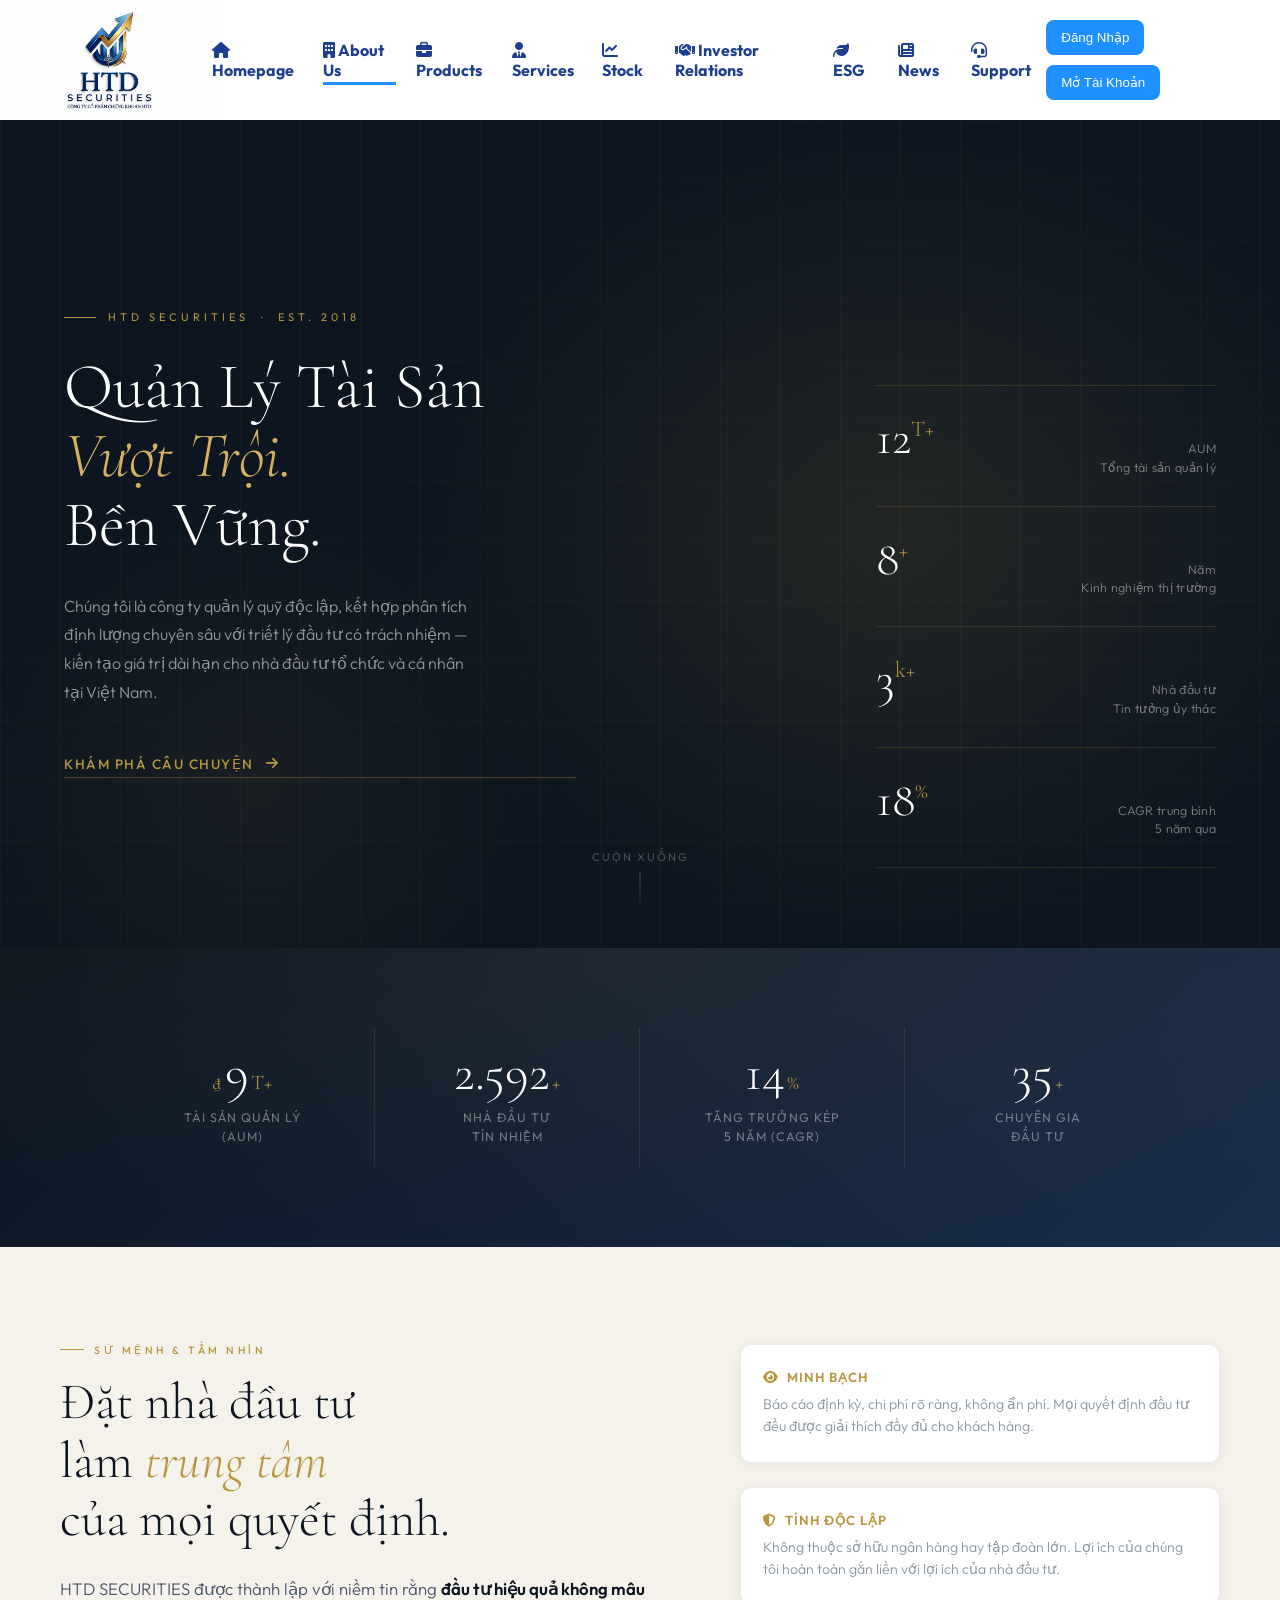
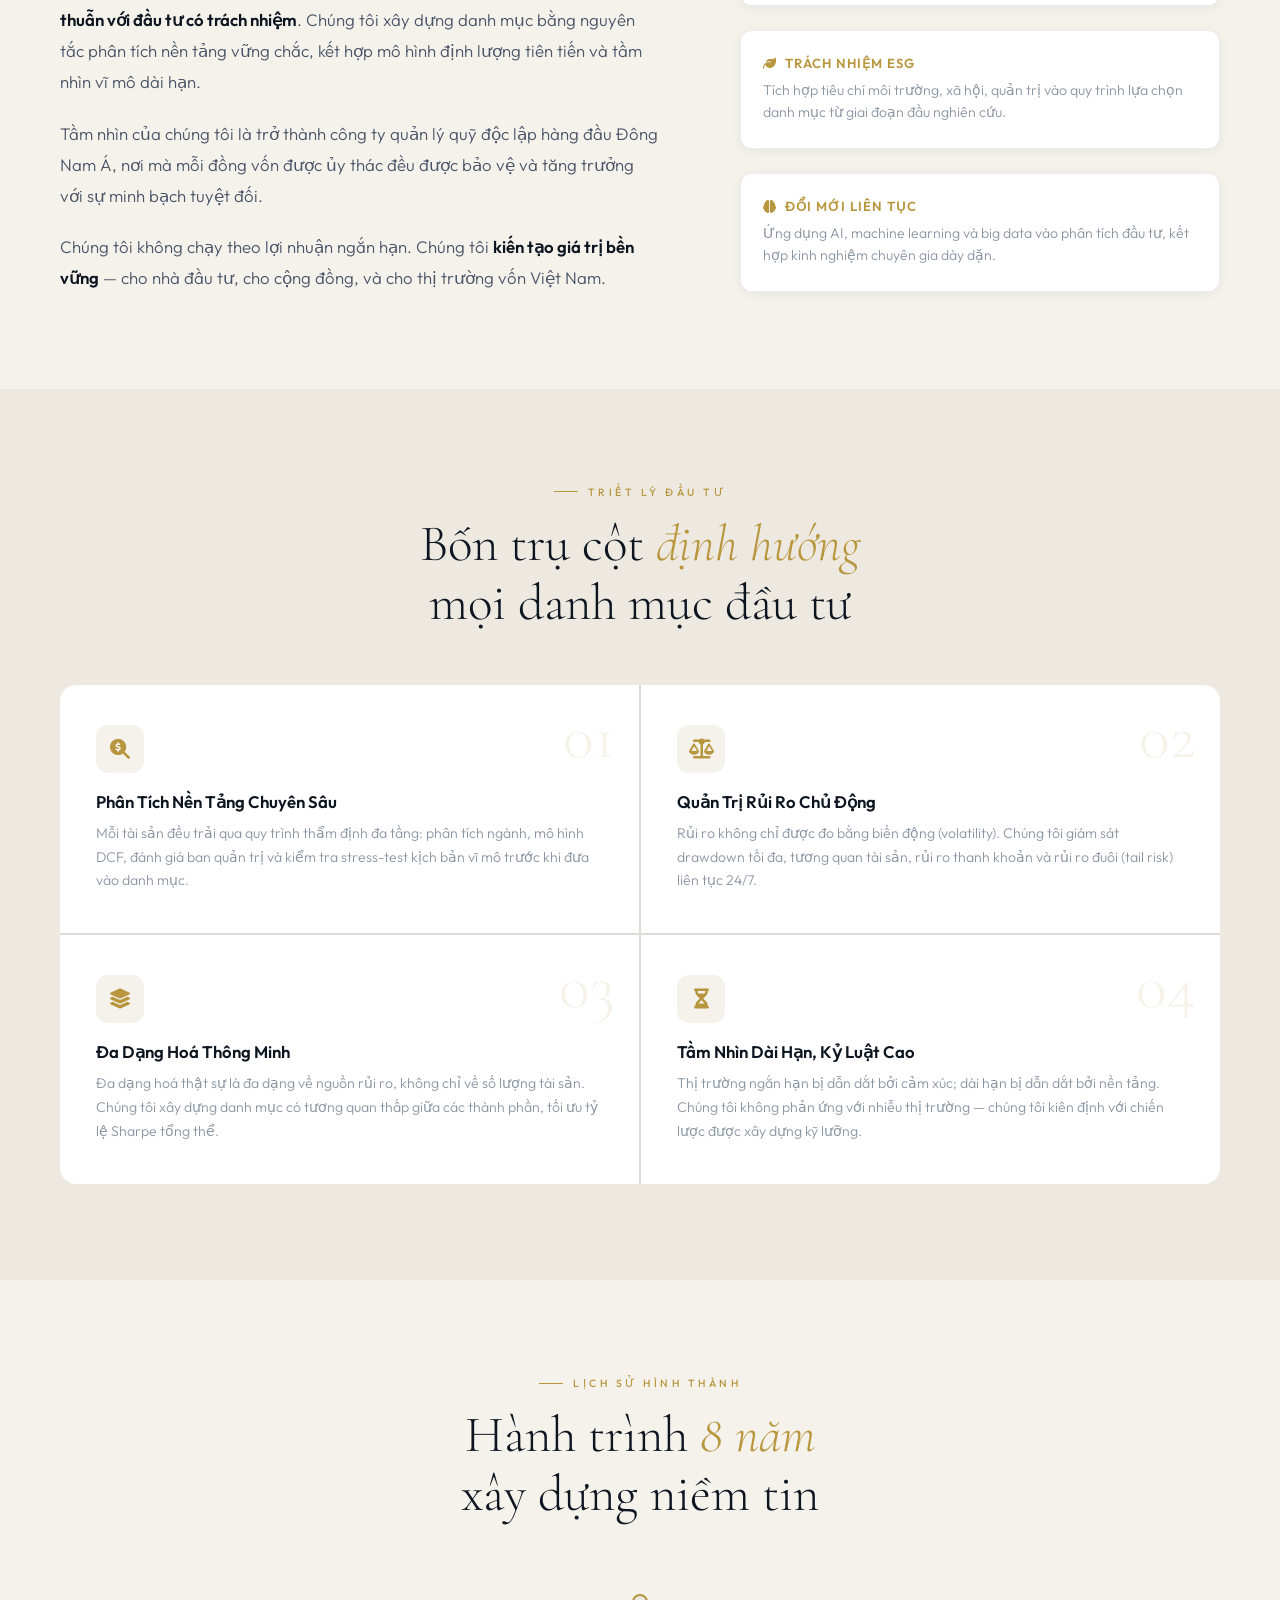
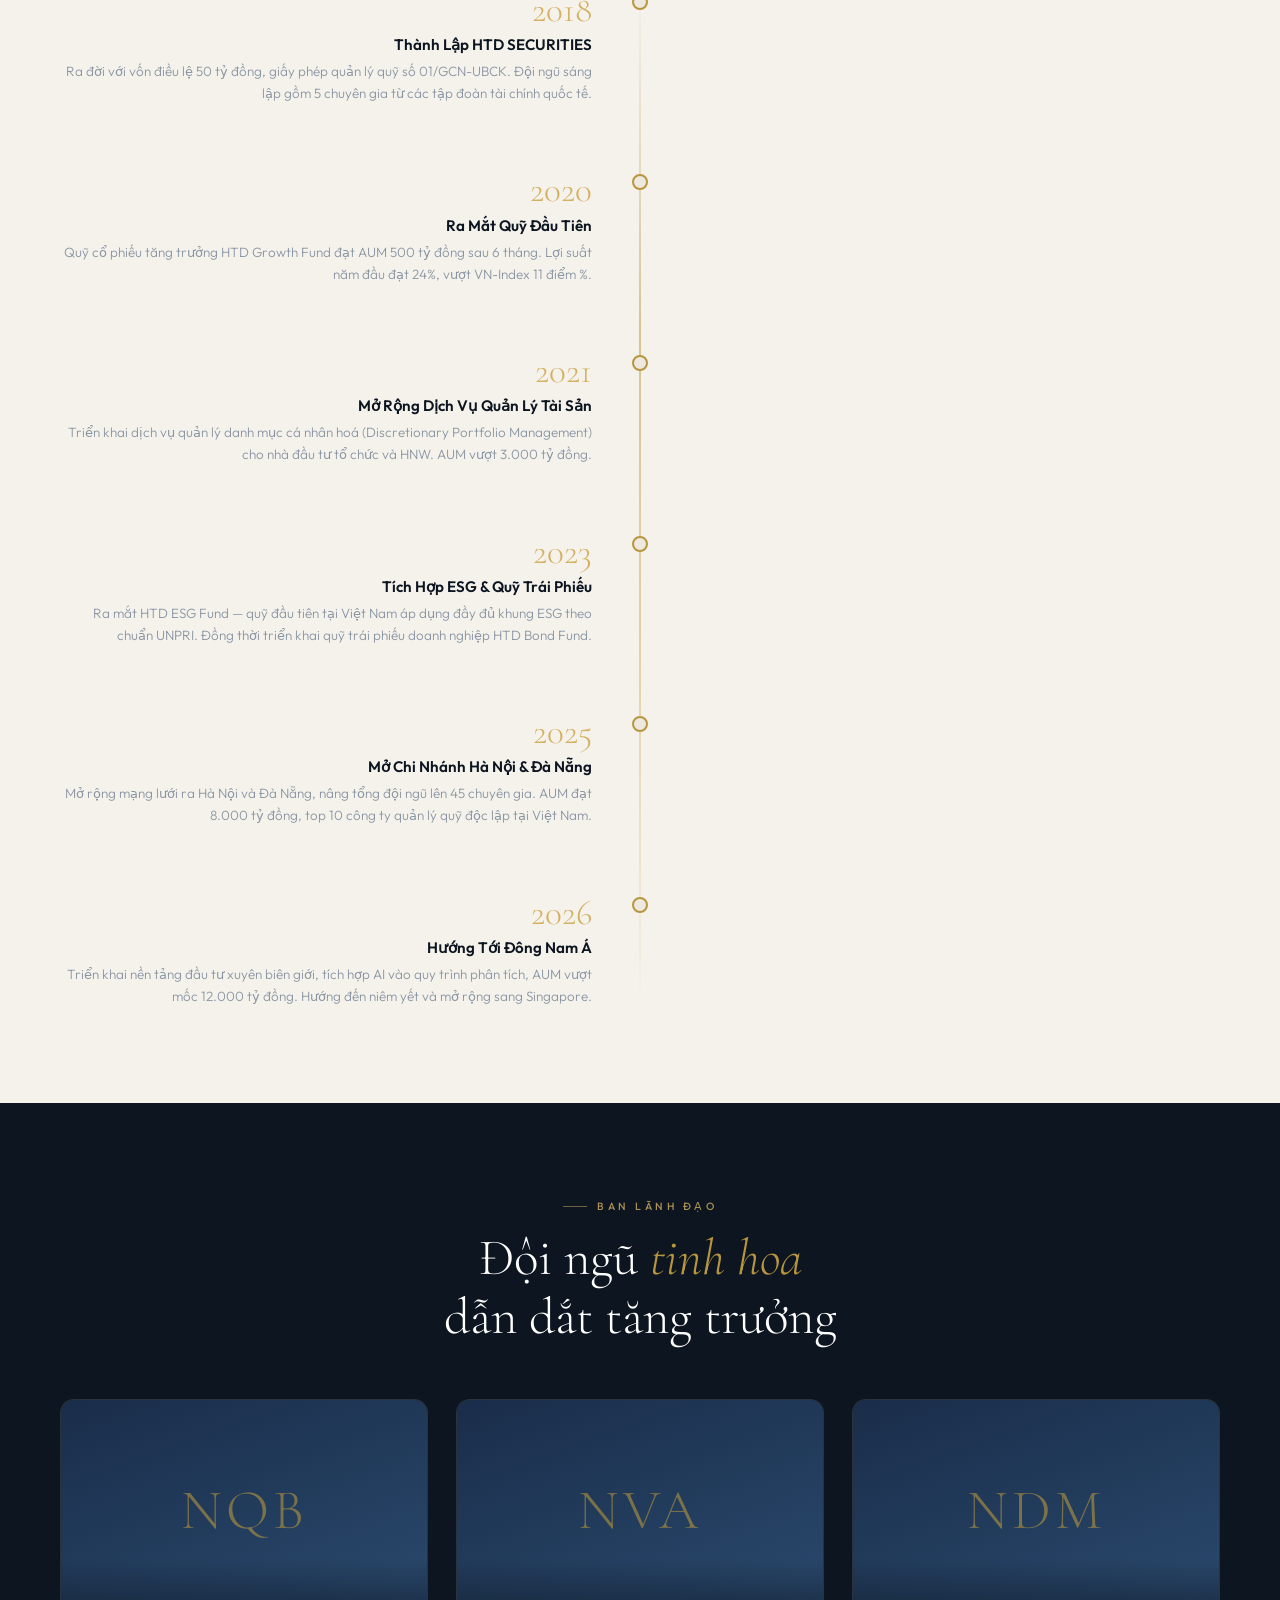
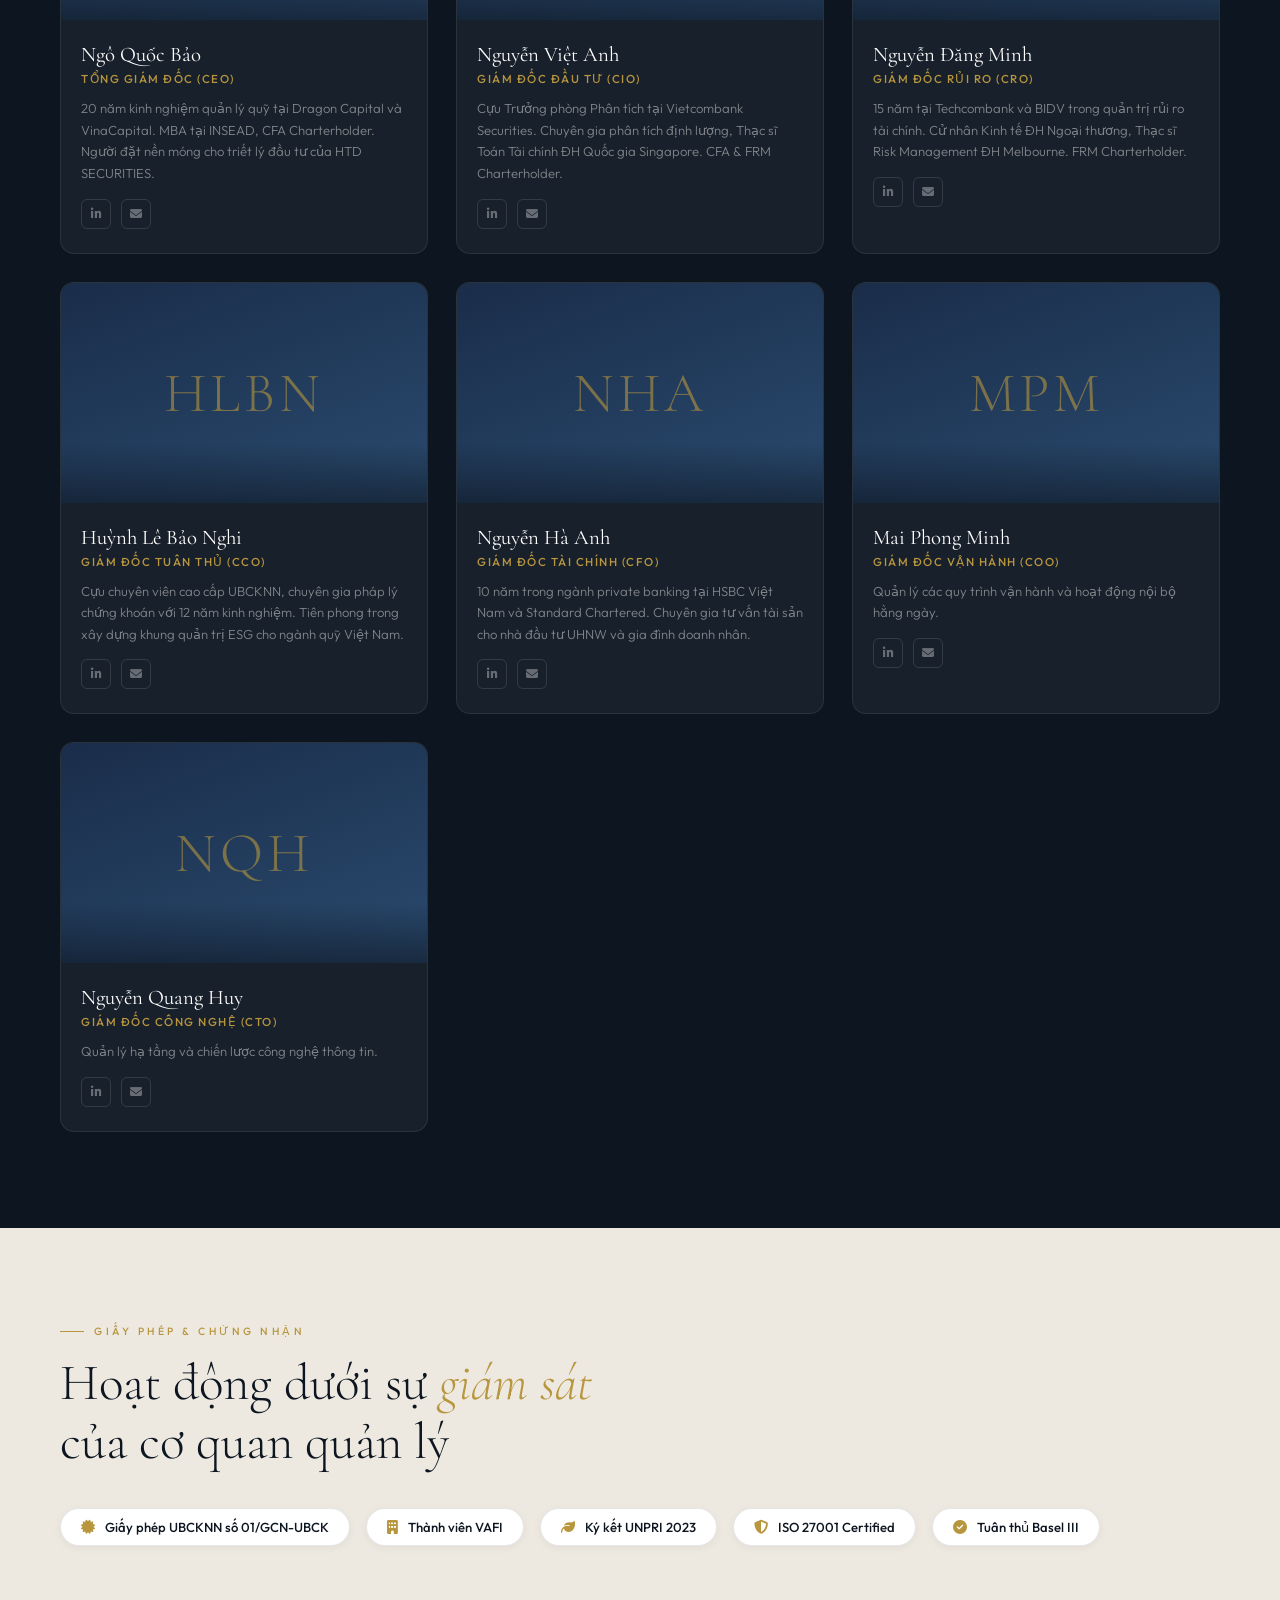
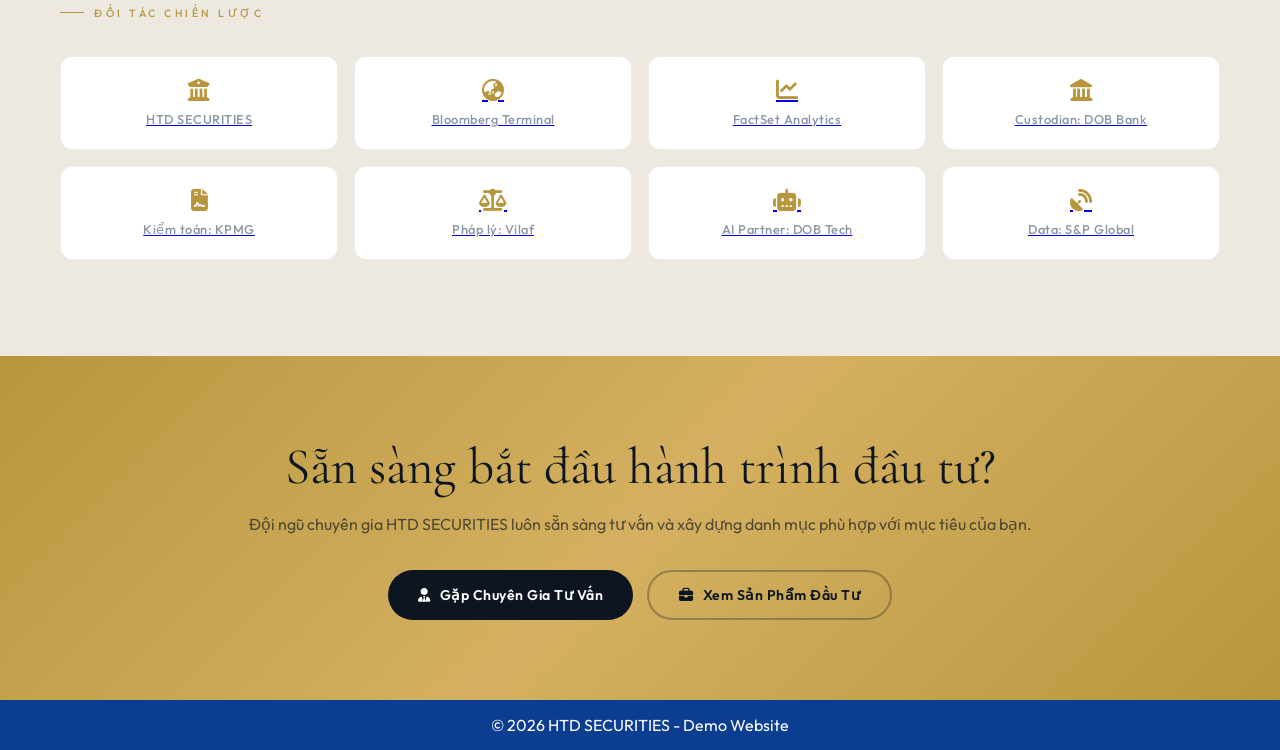
<file: about.html>
<!DOCTYPE html>
<html lang="vi">
<head>
<meta charset="UTF-8">
<meta name="viewport" content="width=device-width, initial-scale=1.0">
<title>Về Chúng Tôi — HTD SECURITIES</title>
<link rel="stylesheet" href="style.css">
<link rel="stylesheet" href="https://cdnjs.cloudflare.com/ajax/libs/font-awesome/6.4.0/css/all.min.css">
<link href="https://fonts.googleapis.com/css2?family=Cormorant+Garamond:ital,wght@0,300;0,400;0,600;0,700;1,300;1,400&family=Outfit:wght@300;400;500;600&display=swap" rel="stylesheet">

<style>
/* ═══════════════════════════════════════════
   VARIABLES & RESET
═══════════════════════════════════════════ */
:root {
  --ink:      #0c1520;
  --ink2:     #1a2d4a;
  --gold:     #b8963e;
  --gold2:    #d4b060;
  --gold3:    #f0d890;
  --stone:    #f5f2ec;
  --stone2:   #ede9e0;
  --mist:     #8a96a3;
  --white:    #ffffff;
  --ff-serif: 'Cormorant Garamond', Georgia, serif;
  --ff-sans:  'Outfit', sans-serif;
  --ease-out: cubic-bezier(.22,1,.36,1);
}
*, *::before, *::after { box-sizing: border-box; margin: 0; padding: 0; }
html { scroll-behavior: smooth; }
body { font-family: var(--ff-sans); background: var(--stone); color: var(--ink); overflow-x: hidden; }

/* ═══════════════════════════════════════════
   HERO — full viewport, editorial split
═══════════════════════════════════════════ */
.ab-hero {
  min-height: 92vh;
  background: var(--ink);
  display: grid;
  grid-template-columns: 1fr 1fr;
  position: relative;
  overflow: hidden;
}
.ab-hero::before {
  content: '';
  position: absolute;
  inset: 0;
  background:
    radial-gradient(ellipse 60% 80% at 70% 50%, rgba(184,150,62,.13) 0%, transparent 65%),
    radial-gradient(ellipse 40% 60% at 20% 80%, rgba(184,150,62,.07) 0%, transparent 60%);
  pointer-events: none;
}
/* fine grid texture */
.ab-hero::after {
  content: '';
  position: absolute; inset: 0;
  background-image: linear-gradient(rgba(184,150,62,.04) 1px, transparent 1px),
                    linear-gradient(90deg, rgba(184,150,62,.04) 1px, transparent 1px);
  background-size: 60px 60px;
  pointer-events: none;
}

.hero-left {
  padding: 120px 64px 100px;
  display: flex;
  flex-direction: column;
  justify-content: center;
  position: relative;
  z-index: 2;
}
.hero-eyebrow {
  font-family: var(--ff-sans);
  font-size: 11px;
  letter-spacing: 4px;
  text-transform: uppercase;
  color: var(--gold);
  margin-bottom: 28px;
  display: flex;
  align-items: center;
  gap: 12px;
  opacity: 0;
  animation: fadeUp .8s var(--ease-out) .2s forwards;
}
.hero-eyebrow::before {
  content: '';
  display: inline-block;
  width: 32px; height: 1px;
  background: var(--gold);
}
.hero-h1 {
  font-family: var(--ff-serif);
  font-size: clamp(3rem, 5vw, 5.5rem);
  font-weight: 300;
  color: var(--white);
  line-height: 1.08;
  margin-bottom: 32px;
  opacity: 0;
  animation: fadeUp .9s var(--ease-out) .35s forwards;
}
.hero-h1 em {
  font-style: italic;
  color: var(--gold2);
  font-weight: 300;
}
.hero-desc {
  font-size: 1rem;
  color: rgba(255,255,255,.55);
  line-height: 1.8;
  max-width: 420px;
  margin-bottom: 48px;
  font-weight: 300;
  opacity: 0;
  animation: fadeUp .9s var(--ease-out) .5s forwards;
}
.hero-cta {
  display: inline-flex;
  align-items: center;
  gap: 12px;
  font-size: .85rem;
  letter-spacing: 1.5px;
  text-transform: uppercase;
  color: var(--gold);
  text-decoration: none;
  border-bottom: 1px solid rgba(184,150,62,.35);
  padding-bottom: 4px;
  transition: gap .3s, color .2s;
  font-weight: 500;
  opacity: 0;
  animation: fadeUp .9s var(--ease-out) .65s forwards;
}
.hero-cta:hover { gap: 20px; color: var(--gold2); }

/* RIGHT — vertical stat pillars */
.hero-right {
  display: flex;
  align-items: flex-end;
  justify-content: flex-end;
  padding: 100px 64px 80px 32px;
  position: relative;
  z-index: 2;
}
.stat-pillars {
  display: flex;
  flex-direction: column;
  gap: 0;
  width: 100%;
  max-width: 340px;
}
.stat-pillar {
  border-top: 1px solid rgba(184,150,62,.18);
  padding: 28px 0;
  display: flex;
  align-items: baseline;
  justify-content: space-between;
  gap: 20px;
  opacity: 0;
  animation: fadeIn .8s var(--ease-out) forwards;
}
.stat-pillar:nth-child(1) { animation-delay: .5s }
.stat-pillar:nth-child(2) { animation-delay: .65s }
.stat-pillar:nth-child(3) { animation-delay: .8s }
.stat-pillar:nth-child(4) { animation-delay: .95s }
.stat-pillar:last-child { border-bottom: 1px solid rgba(184,150,62,.18); }
.sp-num {
  font-family: var(--ff-serif);
  font-size: 3rem;
  font-weight: 300;
  color: var(--white);
  line-height: 1;
  white-space: nowrap;
}
.sp-num span { font-size: 1.4rem; color: var(--gold); vertical-align: super; }
.sp-label {
  font-size: .78rem;
  color: rgba(255,255,255,.45);
  text-align: right;
  line-height: 1.5;
  font-weight: 300;
  letter-spacing: .3px;
}

/* scroll hint */
.hero-scroll {
  position: absolute;
  bottom: 36px; left: 50%;
  transform: translateX(-50%);
  display: flex; flex-direction: column; align-items: center; gap: 8px;
  color: rgba(255,255,255,.25); font-size: .7rem; letter-spacing: 2px; text-transform: uppercase;
  z-index: 3;
  animation: bobble 2s ease-in-out infinite;
}
.hero-scroll::after {
  content: '';
  width: 1px; height: 40px;
  background: linear-gradient(to bottom, rgba(184,150,62,.5), transparent);
  animation: grow 2s ease-in-out infinite;
}
@keyframes bobble { 0%,100%{transform:translateX(-50%) translateY(0)} 50%{transform:translateX(-50%) translateY(6px)} }
@keyframes grow { 0%,100%{transform:scaleY(1)} 50%{transform:scaleY(.5)} }

/* ═══════════════════════════════════════════
   SHARED LAYOUT
═══════════════════════════════════════════ */
.ab-section { padding: 96px 40px; }
.ab-section.alt { background: var(--stone2); }
.ab-section.dark { background: var(--ink); }
.inner { max-width: 1160px; margin: 0 auto; }

.section-tag {
  font-size: 10.5px; letter-spacing: 3.5px; text-transform: uppercase;
  color: var(--gold); font-weight: 500; margin-bottom: 16px;
  display: flex; align-items: center; gap: 10px;
}
.section-tag::before { content: ''; width: 24px; height: 1px; background: var(--gold); }
.section-tag.light { color: rgba(212,176,96,.8); }
.section-tag.light::before { background: rgba(212,176,96,.5); }

h2.ab-h2 {
  font-family: var(--ff-serif);
  font-size: clamp(2.2rem, 4vw, 3.5rem);
  font-weight: 300;
  line-height: 1.15;
  color: var(--ink);
  margin-bottom: 24px;
}
h2.ab-h2.light { color: var(--white); }
h2.ab-h2 em { font-style: italic; color: var(--gold); }

/* ═══════════════════════════════════════════
   MISSION — ASYMMETRIC SPLIT
═══════════════════════════════════════════ */
.mission-grid {
  display: grid;
  grid-template-columns: 5fr 4fr;
  gap: 80px;
  align-items: center;
}
.mission-body {
  font-size: 1.05rem;
  color: #4a5568;
  line-height: 1.85;
  font-weight: 300;
}
.mission-body p + p { margin-top: 20px; }
.mission-body strong { color: var(--ink); font-weight: 600; }

.mission-aside {
  display: flex;
  flex-direction: column;
  gap: 24px;
}
.value-chip {
  background: var(--white);
  border: 1px solid rgba(12,21,32,.08);
  border-radius: 12px;
  padding: 24px 22px;
  box-shadow: 0 2px 12px rgba(12,21,32,.06);
  transition: transform .25s, box-shadow .25s;
  position: relative;
  overflow: hidden;
}
.value-chip::before {
  content: '';
  position: absolute; top: 0; left: 0;
  width: 3px; height: 100%;
  background: var(--gold);
  transform: scaleY(0);
  transform-origin: bottom;
  transition: transform .3s var(--ease-out);
}
.value-chip:hover { transform: translateX(6px); box-shadow: 0 6px 24px rgba(12,21,32,.10); }
.value-chip:hover::before { transform: scaleY(1); }
.vc-title { font-size: .82rem; font-weight: 600; letter-spacing: 1px; text-transform: uppercase; color: var(--gold); margin-bottom: 8px; }
.vc-body { font-size: .88rem; color: var(--mist); line-height: 1.6; font-weight: 300; }

/* ═══════════════════════════════════════════
   HISTORY TIMELINE
═══════════════════════════════════════════ */
.timeline {
  position: relative;
  padding-left: 0;
}
.timeline::before {
  content: '';
  position: absolute;
  left: 50%;
  top: 0; bottom: 0;
  width: 1px;
  background: linear-gradient(to bottom, transparent, var(--gold), var(--gold2), transparent);
  transform: translateX(-50%);
}
.tl-item {
  display: grid;
  grid-template-columns: 1fr auto 1fr;
  gap: 0 40px;
  align-items: start;
  margin-bottom: 64px;
  position: relative;
}
.tl-item:last-child { margin-bottom: 0; }
.tl-left { text-align: right; padding-top: 4px; }
.tl-right { padding-top: 4px; }
.tl-item.flip .tl-left { grid-column: 3; grid-row: 1; text-align: left; }
.tl-item.flip .tl-dot { grid-column: 2; grid-row: 1; }
.tl-item.flip .tl-right { grid-column: 1; grid-row: 1; text-align: right; }

.tl-dot {
  width: 16px; height: 16px;
  border-radius: 50%;
  background: var(--stone2);
  border: 2.5px solid var(--gold);
  flex-shrink: 0;
  margin-top: 6px;
  position: relative;
  z-index: 1;
  transition: background .3s, transform .3s;
  cursor: default;
}
.tl-dot:hover { background: var(--gold); transform: scale(1.3); }

.tl-year {
  font-family: var(--ff-serif);
  font-size: 2.2rem;
  font-weight: 300;
  color: var(--gold2);
  line-height: 1;
  margin-bottom: 8px;
}
.tl-title {
  font-size: .95rem;
  font-weight: 600;
  color: var(--ink);
  margin-bottom: 6px;
}
.tl-body { font-size: .84rem; color: var(--mist); line-height: 1.65; font-weight: 300; }

/* ═══════════════════════════════════════════
   LEADERSHIP TEAM — magazine grid
═══════════════════════════════════════════ */
.team-grid {
  display: grid;
  grid-template-columns: repeat(3, 1fr);
  gap: 28px;
}
.team-card {
  background: rgba(255,255,255,.05);
  border: 1px solid rgba(255,255,255,.08);
  border-radius: 14px;
  overflow: hidden;
  transition: transform .3s, border-color .3s;
}
.team-card:hover { transform: translateY(-6px); border-color: rgba(184,150,62,.35); }

.tc-avatar {
  height: 220px;
  background: linear-gradient(160deg, var(--ink2), #2a4a6e);
  display: flex;
  align-items: center;
  justify-content: center;
  position: relative;
  overflow: hidden;
}
.tc-avatar::after {
  content: '';
  position: absolute; bottom: 0; left: 0; right: 0; height: 60px;
  background: linear-gradient(to top, rgba(12,21,32,.6), transparent);
}
.tc-initials {
  font-family: var(--ff-serif);
  font-size: 3.5rem;
  font-weight: 300;
  color: rgba(184,150,62,.6);
  letter-spacing: 4px;
  z-index: 1;
}
.tc-body { padding: 22px 20px 24px; }
.tc-name {
  font-family: var(--ff-serif);
  font-size: 1.3rem;
  font-weight: 400;
  color: var(--white);
  margin-bottom: 4px;
}
.tc-role {
  font-size: .72rem;
  letter-spacing: 1.5px;
  text-transform: uppercase;
  color: var(--gold);
  font-weight: 500;
  margin-bottom: 12px;
}
.tc-bio { font-size: .82rem; color: rgba(255,255,255,.45); line-height: 1.65; font-weight: 300; }
.tc-links { display: flex; gap: 10px; margin-top: 14px; }
.tc-links a {
  width: 30px; height: 30px;
  border: 1px solid rgba(255,255,255,.12);
  border-radius: 6px;
  display: flex; align-items: center; justify-content: center;
  color: rgba(255,255,255,.35); font-size: 12px;
  text-decoration: none;
  transition: border-color .2s, color .2s, background .2s;
}
.tc-links a:hover { border-color: var(--gold); color: var(--gold); background: rgba(184,150,62,.08); }

/* ═══════════════════════════════════════════
   NUMBERS — cinematic counter row
═══════════════════════════════════════════ */
.numbers-strip {
  background: linear-gradient(135deg, var(--ink) 0%, var(--ink2) 100%);
  padding: 80px 40px;
  position: relative;
  overflow: hidden;
}
.numbers-strip::before {
  content: '';
  position: absolute; inset: 0;
  background: radial-gradient(ellipse 80% 100% at 50% 0%, rgba(184,150,62,.08), transparent);
}
.numbers-grid {
  max-width: 1060px; margin: 0 auto;
  display: grid;
  grid-template-columns: repeat(4, 1fr);
  gap: 0;
  position: relative; z-index: 1;
}
.num-item {
  text-align: center;
  padding: 20px 24px;
  border-right: 1px solid rgba(184,150,62,.15);
}
.num-item:last-child { border-right: none; }
.num-val {
  font-family: var(--ff-serif);
  font-size: clamp(2.5rem, 4vw, 4rem);
  font-weight: 300;
  color: var(--white);
  line-height: 1;
  margin-bottom: 10px;
  display: flex; align-items: baseline; justify-content: center; gap: 2px;
}
.num-val .suf { font-size: 1.3rem; color: var(--gold); }
.num-val .pre { font-size: 1.3rem; color: var(--gold); margin-right: 2px; }
.num-label { font-size: .78rem; color: rgba(255,255,255,.4); letter-spacing: 1px; text-transform: uppercase; font-weight: 400; line-height: 1.5; }

/* ═══════════════════════════════════════════
   HTD SLOGAN SECTION
═══════════════════════════════════════════ */
.dobn-slogan-section {
  background: var(--ink);
  padding: 100px 40px;
  position: relative;
  overflow: hidden;
}
.dobn-slogan-section::before {
  content: 'HTD';
  position: absolute;
  font-family: var(--ff-serif);
  font-size: clamp(120px, 20vw, 280px);
  font-weight: 700;
  color: rgba(184,150,62,.04);
  top: 50%; left: 50%;
  transform: translate(-50%, -50%);
  white-space: nowrap;
  pointer-events: none;
  letter-spacing: 0.1em;
  user-select: none;
}
.slogan-header {
  text-align: center;
  margin-bottom: 72px;
  position: relative; z-index: 1;
}
.slogan-header .section-tag { justify-content: center; }
.slogan-header h2 {
  font-family: var(--ff-serif);
  font-size: clamp(1.8rem, 3vw, 2.8rem);
  font-weight: 300;
  color: var(--white);
  line-height: 1.2;
}
.slogan-header h2 em { font-style: italic; color: var(--gold2); }

.dobn-letters {
  display: grid;
  grid-template-columns: repeat(4, 1fr);
  gap: 0;
  max-width: 1100px;
  margin: 0 auto;
  position: relative; z-index: 1;
}
.dobn-letter-card {
  padding: 48px 36px;
  border-right: 1px solid rgba(184,150,62,.12);
  position: relative;
  overflow: hidden;
  transition: background .4s;
  cursor: default;
}
.dobn-letter-card:last-child { border-right: none; }
.dobn-letter-card:hover { background: rgba(184,150,62,.04); }

/* big letter bg watermark */
.dobn-letter-card::before {
  content: attr(data-letter);
  font-family: var(--ff-serif);
  font-size: 160px;
  font-weight: 700;
  color: rgba(184,150,62,.06);
  position: absolute;
  bottom: -20px; right: -10px;
  line-height: 1;
  pointer-events: none;
  transition: color .4s, transform .4s;
}
.dobn-letter-card:hover::before {
  color: rgba(184,150,62,.10);
  transform: scale(1.05) rotate(-3deg);
}

.dlc-letter {
  font-family: var(--ff-serif);
  font-size: 4.5rem;
  font-weight: 600;
  line-height: 1;
  margin-bottom: 8px;
  background: linear-gradient(135deg, var(--gold) 0%, var(--gold3) 100%);
  -webkit-background-clip: text;
  -webkit-text-fill-color: transparent;
  background-clip: text;
  display: inline-block;
  transition: transform .3s var(--ease-out);
}
.dobn-letter-card:hover .dlc-letter { transform: translateY(-4px); }

.dlc-word {
  font-family: var(--ff-sans);
  font-size: .72rem;
  letter-spacing: 3px;
  text-transform: uppercase;
  color: var(--gold);
  font-weight: 500;
  margin-bottom: 20px;
  opacity: .8;
}
.dlc-line {
  width: 28px; height: 1px;
  background: rgba(184,150,62,.35);
  margin-bottom: 18px;
  transition: width .4s var(--ease-out);
}
.dobn-letter-card:hover .dlc-line { width: 52px; background: var(--gold); }

.dlc-title {
  font-size: .95rem;
  font-weight: 600;
  color: var(--white);
  margin-bottom: 12px;
  line-height: 1.3;
}
.dlc-body {
  font-size: .83rem;
  color: rgba(255,255,255,.42);
  line-height: 1.7;
  font-weight: 300;
}
.dlc-icon {
  position: absolute;
  top: 48px; right: 36px;
  font-size: 18px;
  color: rgba(184,150,62,.25);
  transition: color .3s, transform .3s;
}
.dobn-letter-card:hover .dlc-icon { color: var(--gold); transform: scale(1.2); }

/* bottom accent bar */
.dobn-letter-card::after {
  content: '';
  position: absolute;
  bottom: 0; left: 0; right: 0;
  height: 2px;
  background: linear-gradient(to right, var(--gold), var(--gold3));
  transform: scaleX(0);
  transform-origin: left;
  transition: transform .4s var(--ease-out);
}
.dobn-letter-card:hover::after { transform: scaleX(1); }

/* ═══════════════════════════════════════════
   HISTORY TIMELINE — horizontal card style
═══════════════════════════════════════════ */
.history-section {
  background: var(--stone2);
  padding: 96px 0 96px;
  overflow: hidden;
}
.history-inner {
  max-width: 1160px;
  margin: 0 auto;
  padding: 0 40px;
}
.history-header {
  text-align: center;
  margin-bottom: 64px;
}

/* horizontal scroll track */
.timeline-track {
  position: relative;
  display: flex;
  gap: 0;
  overflow-x: auto;
  padding-bottom: 32px;
  scroll-snap-type: x mandatory;
  -webkit-overflow-scrolling: touch;
  scrollbar-width: thin;
  scrollbar-color: var(--gold) rgba(184,150,62,.1);
}
.timeline-track::-webkit-scrollbar { height: 3px; }
.timeline-track::-webkit-scrollbar-track { background: rgba(184,150,62,.1); border-radius: 2px; }
.timeline-track::-webkit-scrollbar-thumb { background: var(--gold); border-radius: 2px; }

/* connecting line above cards */
.timeline-track::before {
  content: '';
  position: absolute;
  top: 28px;
  left: 0; right: 0;
  height: 1px;
  background: linear-gradient(to right,
    transparent 0%,
    rgba(184,150,62,.3) 5%,
    var(--gold) 20%,
    var(--gold2) 50%,
    var(--gold) 80%,
    rgba(184,150,62,.3) 95%,
    transparent 100%
  );
  z-index: 0;
}

.tl-card {
  flex: 0 0 260px;
  scroll-snap-align: start;
  padding: 0 16px;
  position: relative;
}
.tl-card:first-child { padding-left: 0; }
.tl-card:last-child { padding-right: 0; }

.tl-card-dot {
  width: 14px; height: 14px;
  border-radius: 50%;
  border: 2px solid var(--gold);
  background: var(--stone2);
  margin: 0 auto 28px;
  position: relative; z-index: 1;
  transition: background .3s, transform .3s, box-shadow .3s;
  cursor: pointer;
}
.tl-card:hover .tl-card-dot {
  background: var(--gold);
  transform: scale(1.4);
  box-shadow: 0 0 0 5px rgba(184,150,62,.2);
}

.tl-card-inner {
  background: var(--white);
  border: 1px solid rgba(12,21,32,.08);
  border-radius: 14px;
  padding: 24px 22px;
  box-shadow: 0 2px 12px rgba(12,21,32,.06);
  transition: transform .3s var(--ease-out), box-shadow .3s, border-color .3s;
  position: relative;
  overflow: hidden;
}
.tl-card-inner::before {
  content: '';
  position: absolute;
  top: 0; left: 0; right: 0;
  height: 3px;
  background: linear-gradient(to right, var(--gold), var(--gold2));
  transform: scaleX(0);
  transform-origin: left;
  transition: transform .4s var(--ease-out);
}
.tl-card:hover .tl-card-inner {
  transform: translateY(-6px);
  box-shadow: 0 12px 32px rgba(12,21,32,.12);
  border-color: rgba(184,150,62,.3);
}
.tl-card:hover .tl-card-inner::before { transform: scaleX(1); }

.tlc-year {
  font-family: var(--ff-serif);
  font-size: 2.4rem;
  font-weight: 300;
  color: rgba(184,150,62,.25);
  line-height: 1;
  margin-bottom: 10px;
}
.tlc-badge {
  display: inline-flex;
  align-items: center;
  gap: 5px;
  background: rgba(184,150,62,.08);
  border: 1px solid rgba(184,150,62,.2);
  color: var(--gold);
  font-size: .7rem;
  letter-spacing: 1px;
  text-transform: uppercase;
  padding: 3px 10px;
  border-radius: 50px;
  font-weight: 600;
  margin-bottom: 12px;
}
.tlc-title {
  font-size: .93rem;
  font-weight: 700;
  color: var(--ink);
  margin-bottom: 8px;
  line-height: 1.3;
}
.tlc-body {
  font-size: .81rem;
  color: var(--mist);
  line-height: 1.6;
  font-weight: 300;
}
.tlc-metric {
  margin-top: 14px;
  padding-top: 12px;
  border-top: 1px dashed rgba(12,21,32,.08);
  display: flex;
  align-items: baseline;
  gap: 6px;
}
.tlc-metric .m-val {
  font-family: var(--ff-serif);
  font-size: 1.5rem;
  font-weight: 400;
  color: var(--gold);
}
.tlc-metric .m-label {
  font-size: .75rem;
  color: var(--mist);
}

/* nav arrows */
.timeline-nav {
  display: flex;
  justify-content: center;
  align-items: center;
  gap: 12px;
  margin-top: 32px;
}
.tl-nav-btn {
  width: 40px; height: 40px;
  border-radius: 50%;
  border: 1px solid rgba(12,21,32,.15);
  background: var(--white);
  color: var(--ink);
  font-size: 14px;
  cursor: pointer;
  display: flex; align-items: center; justify-content: center;
  transition: background .2s, border-color .2s, color .2s;
  box-shadow: 0 2px 8px rgba(12,21,32,.06);
}
.tl-nav-btn:hover { background: var(--gold); border-color: var(--gold); color: var(--white); }
.tl-progress {
  height: 2px; flex: 1; max-width: 200px;
  background: rgba(12,21,32,.1);
  border-radius: 2px;
  overflow: hidden;
}
.tl-progress-fill {
  height: 100%;
  background: var(--gold);
  border-radius: 2px;
  width: 16.6%;
  transition: width .4s var(--ease-out);
}

/* ═══════════════════════════════════════════
   STRATEGY / INVESTMENT PHILOSOPHY
═══════════════════════════════════════════ */
.philosophy-grid {
  display: grid;
  grid-template-columns: repeat(2, 1fr);
  gap: 2px;
  background: rgba(12,21,32,.06);
  border-radius: 16px;
  overflow: hidden;
}
.ph-item {
  background: var(--white);
  padding: 40px 36px;
  position: relative;
  transition: background .25s;
}
.ph-item:hover { background: #fdfbf7; }
.ph-num {
  font-family: var(--ff-serif);
  font-size: 4rem;
  font-weight: 300;
  color: rgba(184,150,62,.12);
  line-height: 1;
  position: absolute;
  top: 20px; right: 24px;
}
.ph-icon {
  width: 48px; height: 48px;
  background: var(--stone);
  border-radius: 12px;
  display: flex; align-items: center; justify-content: center;
  font-size: 20px; color: var(--gold);
  margin-bottom: 18px;
  transition: background .2s;
}
.ph-item:hover .ph-icon { background: var(--gold); color: var(--white); }
.ph-title { font-size: 1.05rem; font-weight: 600; color: var(--ink); margin-bottom: 10px; }
.ph-body { font-size: .88rem; color: var(--mist); line-height: 1.7; font-weight: 300; }

/* ═══════════════════════════════════════════
   LICENSES & PARTNERS
═══════════════════════════════════════════ */
.license-row {
  display: flex; gap: 16px; flex-wrap: wrap; margin-top: 36px;
}
.license-chip {
  display: flex; align-items: center; gap: 10px;
  background: var(--white);
  border: 1px solid rgba(12,21,32,.10);
  border-radius: 50px;
  padding: 10px 20px;
  font-size: .82rem; font-weight: 500; color: var(--ink);
  box-shadow: 0 2px 8px rgba(12,21,32,.05);
}
.license-chip i { color: var(--gold); font-size: 14px; }

.partners-grid {
  display: grid;
  grid-template-columns: repeat(4, 1fr);
  gap: 16px;
  margin-top: 36px;
}
.partner-box {
  background: var(--white);
  border: 1px solid rgba(12,21,32,.08);
  border-radius: 12px;
  padding: 22px;
  display: flex; flex-direction: column; align-items: center; justify-content: center;
  gap: 10px;
  min-height: 90px;
  transition: border-color .2s, box-shadow .2s;
}
.partner-box:hover { border-color: rgba(184,150,62,.4); box-shadow: 0 4px 16px rgba(12,21,32,.08); }
.partner-box span { font-size: .8rem; color: var(--mist); text-align: center; font-weight: 500; letter-spacing: .5px; }
.partner-box i { font-size: 22px; color: var(--gold); }

/* ═══════════════════════════════════════════
   CTA SECTION
═══════════════════════════════════════════ */
.cta-band {
  background: linear-gradient(135deg, var(--gold) 0%, var(--gold2) 50%, #b8963e 100%);
  padding: 80px 40px;
  text-align: center;
  position: relative;
  overflow: hidden;
}
.cta-band::before {
  content: '';
  position: absolute; inset: 0;
  background: url("data:image/svg+xml,%3Csvg width='40' height='40' viewBox='0 0 40 40' xmlns='http://www.w3.org/2000/svg'%3E%3Ccircle cx='1' cy='1' r='1' fill='rgba(12,21,32,.08)'/%3E%3C/svg%3E");
  background-size: 20px 20px;
}
.cta-band h2 {
  font-family: var(--ff-serif);
  font-size: clamp(2rem, 4vw, 3.2rem);
  font-weight: 400;
  color: var(--ink);
  margin-bottom: 16px;
  position: relative;
}
.cta-band p { font-size: 1rem; color: rgba(12,21,32,.65); margin-bottom: 36px; position: relative; }
.cta-buttons { display: flex; gap: 14px; justify-content: center; flex-wrap: wrap; position: relative; }
.btn-dark {
  display: inline-flex; align-items: center; gap: 9px;
  background: var(--ink); color: var(--white);
  padding: 14px 30px; border-radius: 50px;
  font-family: var(--ff-sans); font-size: .88rem; font-weight: 600;
  text-decoration: none; border: none; cursor: pointer;
  letter-spacing: .5px;
  transition: background .2s, transform .2s;
}
.btn-dark:hover { background: var(--ink2); transform: translateY(-2px); }
.btn-outline-dark {
  display: inline-flex; align-items: center; gap: 9px;
  background: transparent; color: var(--ink);
  padding: 14px 30px; border-radius: 50px;
  font-family: var(--ff-sans); font-size: .88rem; font-weight: 600;
  text-decoration: none; border: 2px solid rgba(12,21,32,.3);
  cursor: pointer; letter-spacing: .5px;
  transition: border-color .2s, background .2s, transform .2s;
}
.btn-outline-dark:hover { border-color: var(--ink); background: rgba(12,21,32,.06); transform: translateY(-2px); }

/* ═══════════════════════════════════════════
   ANIMATIONS
═══════════════════════════════════════════ */
@keyframes fadeUp {
  from { opacity: 0; transform: translateY(24px); }
  to   { opacity: 1; transform: translateY(0); }
}
@keyframes fadeIn {
  from { opacity: 0; }
  to   { opacity: 1; }
}
.reveal {
  opacity: 0; transform: translateY(30px);
  transition: opacity .7s var(--ease-out), transform .7s var(--ease-out);
}
.reveal.visible { opacity: 1; transform: translateY(0); }
.reveal-delay-1 { transition-delay: .1s }
.reveal-delay-2 { transition-delay: .2s }
.reveal-delay-3 { transition-delay: .3s }
.reveal-delay-4 { transition-delay: .4s }

/* ═══════════════════════════════════════════
   RESPONSIVE
═══════════════════════════════════════════ */
@media (max-width: 960px) {
  .ab-hero { grid-template-columns: 1fr; min-height: auto; }
  .hero-left { padding: 100px 32px 60px; }
  .hero-right { display: none; }
  .mission-grid { grid-template-columns: 1fr; gap: 48px; }
  .team-grid { grid-template-columns: repeat(2, 1fr); }
  .numbers-grid { grid-template-columns: repeat(2, 1fr); }
  .num-item:nth-child(2) { border-right: none; }
  .philosophy-grid { grid-template-columns: 1fr; }
  .partners-grid { grid-template-columns: repeat(2, 1fr); }
  .timeline::before { left: 24px; }
  .tl-item { grid-template-columns: 0 auto 1fr; }
  .tl-item.flip { grid-template-columns: 0 auto 1fr; }
  .tl-item.flip .tl-left { grid-column: 3; text-align: left; }
  .tl-item.flip .tl-right { grid-column: 3; text-align: left; display: none; }
  .tl-left { display: none; }
}
@media (max-width: 600px) {
  .ab-section { padding: 60px 20px; }
  .hero-left { padding: 90px 20px 50px; }
  .team-grid { grid-template-columns: 1fr; }
  .numbers-grid { grid-template-columns: 1fr 1fr; }
}
</style>
</head>
<body>

<!-- ══ HEADER ══ -->
<header>
  <div class="logo"><img src="DOBN/logo.png"></div>
  <nav>
    <a href="index.html"><i class="fas fa-home"></i> Homepage</a>
    <a href="about.html" class="active"><i class="fas fa-building"></i> About Us</a>
    <a href="products.html"><i class="fas fa-briefcase"></i> Products</a>
    <a href="customer.html" class="highlight-nav"><i class="fas fa-user-tie"></i> Services</a>
    <a href="stocks.html"><i class="fas fa-chart-line"></i> Stock</a>
    <a href="shareholderc.html"><i class="fas fa-handshake"></i> Investor Relations</a>
    <a href="esg.html"><i class="fas fa-leaf"></i> ESG</a>
    <a href="news.html"><i class="fas fa-newspaper"></i> News</a>
    <a href="support.html"><i class="fas fa-headset"></i> Support</a>
  </nav>
  <div class="auth-buttons">
    <button class="btn-login">Đăng Nhập</button>
    <button class="btn-register">Mở Tài Khoản</button>
  </div>
</header>

<!-- Google tag -->
<script async src="https://www.googletagmanager.com/gtag/js?id=G-VVRTLD2GMN"></script>
<script>
  window.dataLayer = window.dataLayer || [];
  function gtag(){dataLayer.push(arguments);}
  gtag('js', new Date()); gtag('config', 'G-VVRTLD2GMN');
</script>

<!-- ══════════════════════════════════════════
     HERO
══════════════════════════════════════════ -->
<section class="ab-hero">
  <div class="hero-left">
    <div class="hero-eyebrow">HTD SECURITIES &nbsp;·&nbsp; Est. 2018</div>
    <h1 class="hero-h1">
      Quản Lý Tài Sản<br>
      <em>Vượt Trội.</em><br>
      Bền Vững.
    </h1>
    <p class="hero-desc">
      Chúng tôi là công ty quản lý quỹ độc lập, kết hợp phân tích định lượng chuyên sâu với triết lý đầu tư có trách nhiệm — kiến tạo giá trị dài hạn cho nhà đầu tư tổ chức và cá nhân tại Việt Nam.
    </p>
    <a href="#mission" class="hero-cta">Khám phá câu chuyện <i class="fas fa-arrow-right"></i></a>
  </div>
  <div class="hero-right">
    <div class="stat-pillars">
      <div class="stat-pillar">
        <div class="sp-num">12<span>T+</span></div>
        <div class="sp-label">AUM<br>Tổng tài sản quản lý</div>
      </div>
      <div class="stat-pillar">
        <div class="sp-num">8<span>+</span></div>
        <div class="sp-label">Năm<br>Kinh nghiệm thị trường</div>
      </div>
      <div class="stat-pillar">
        <div class="sp-num">3<span>k+</span></div>
        <div class="sp-label">Nhà đầu tư<br>Tin tưởng ủy thác</div>
      </div>
      <div class="stat-pillar">
        <div class="sp-num">18<span>%</span></div>
        <div class="sp-label">CAGR trung bình<br>5 năm qua</div>
      </div>
    </div>
  </div>
  <div class="hero-scroll">Cuộn xuống</div>
</section>

<!-- ══════════════════════════════════════════
     NUMBERS STRIP
══════════════════════════════════════════ -->
<div class="numbers-strip">
  <div class="numbers-grid">
    <div class="num-item reveal">
      <div class="num-val"><span class="pre">₫</span><span class="counter" data-target="12">0</span><span class="suf">T+</span></div>
      <div class="num-label">Tài Sản Quản Lý<br>(AUM)</div>
    </div>
    <div class="num-item reveal reveal-delay-1">
      <div class="num-val"><span class="counter" data-target="3200">0</span><span class="suf">+</span></div>
      <div class="num-label">Nhà Đầu Tư<br>Tín Nhiệm</div>
    </div>
    <div class="num-item reveal reveal-delay-2">
      <div class="num-val"><span class="counter" data-target="18">0</span><span class="suf">%</span></div>
      <div class="num-label">Tăng Trưởng Kép<br>5 Năm (CAGR)</div>
    </div>
    <div class="num-item reveal reveal-delay-3">
      <div class="num-val"><span class="counter" data-target="45">0</span><span class="suf">+</span></div>
      <div class="num-label">Chuyên Gia<br>Đầu Tư</div>
    </div>
  </div>
</div>

<!-- ══════════════════════════════════════════
     MISSION & VALUES
══════════════════════════════════════════ -->
<section class="ab-section" id="mission">
  <div class="inner">
    <div class="mission-grid">
      <div class="reveal">
        <div class="section-tag">Sứ Mệnh & Tầm Nhìn</div>
        <h2 class="ab-h2">Đặt nhà đầu tư<br>làm <em>trung tâm</em><br>của mọi quyết định.</h2>
        <div class="mission-body">
          <p>HTD SECURITIES được thành lập với niềm tin rằng <strong>đầu tư hiệu quả không mâu thuẫn với đầu tư có trách nhiệm</strong>. Chúng tôi xây dựng danh mục bằng nguyên tắc phân tích nền tảng vững chắc, kết hợp mô hình định lượng tiên tiến và tầm nhìn vĩ mô dài hạn.</p>
          <p>Tầm nhìn của chúng tôi là trở thành công ty quản lý quỹ độc lập hàng đầu Đông Nam Á, nơi mà mỗi đồng vốn được ủy thác đều được bảo vệ và tăng trưởng với sự minh bạch tuyệt đối.</p>
          <p>Chúng tôi không chạy theo lợi nhuận ngắn hạn. Chúng tôi <strong>kiến tạo giá trị bền vững</strong> — cho nhà đầu tư, cho cộng đồng, và cho thị trường vốn Việt Nam.</p>
        </div>
      </div>
      <div class="mission-aside">
        <div class="value-chip reveal reveal-delay-1">
          <div class="vc-title"><i class="fas fa-eye"></i>&nbsp; Minh Bạch</div>
          <div class="vc-body">Báo cáo định kỳ, chi phí rõ ràng, không ẩn phí. Mọi quyết định đầu tư đều được giải thích đầy đủ cho khách hàng.</div>
        </div>
        <div class="value-chip reveal reveal-delay-2">
          <div class="vc-title"><i class="fas fa-shield-alt"></i>&nbsp; Tính Độc Lập</div>
          <div class="vc-body">Không thuộc sở hữu ngân hàng hay tập đoàn lớn. Lợi ích của chúng tôi hoàn toàn gắn liền với lợi ích của nhà đầu tư.</div>
        </div>
        <div class="value-chip reveal reveal-delay-3">
          <div class="vc-title"><i class="fas fa-leaf"></i>&nbsp; Trách Nhiệm ESG</div>
          <div class="vc-body">Tích hợp tiêu chí môi trường, xã hội, quản trị vào quy trình lựa chọn danh mục từ giai đoạn đầu nghiên cứu.</div>
        </div>
        <div class="value-chip reveal reveal-delay-4">
          <div class="vc-title"><i class="fas fa-brain"></i>&nbsp; Đổi Mới Liên Tục</div>
          <div class="vc-body">Ứng dụng AI, machine learning và big data vào phân tích đầu tư, kết hợp kinh nghiệm chuyên gia dày dặn.</div>
        </div>
      </div>
    </div>
  </div>
</section>

<!-- ══════════════════════════════════════════
     INVESTMENT PHILOSOPHY
══════════════════════════════════════════ -->
<section class="ab-section alt">
  <div class="inner">
    <div style="text-align:center;margin-bottom:52px" class="reveal">
      <div class="section-tag" style="justify-content:center">Triết Lý Đầu Tư</div>
      <h2 class="ab-h2">Bốn trụ cột <em>định hướng</em><br>mọi danh mục đầu tư</h2>
    </div>
    <div class="philosophy-grid reveal">
      <div class="ph-item">
        <div class="ph-num">01</div>
        <div class="ph-icon"><i class="fas fa-search-dollar"></i></div>
        <div class="ph-title">Phân Tích Nền Tảng Chuyên Sâu</div>
        <div class="ph-body">Mỗi tài sản đều trải qua quy trình thẩm định đa tầng: phân tích ngành, mô hình DCF, đánh giá ban quản trị và kiểm tra stress-test kịch bản vĩ mô trước khi đưa vào danh mục.</div>
      </div>
      <div class="ph-item">
        <div class="ph-num">02</div>
        <div class="ph-icon"><i class="fas fa-balance-scale"></i></div>
        <div class="ph-title">Quản Trị Rủi Ro Chủ Động</div>
        <div class="ph-body">Rủi ro không chỉ được đo bằng biến động (volatility). Chúng tôi giám sát drawdown tối đa, tương quan tài sản, rủi ro thanh khoản và rủi ro đuôi (tail risk) liên tục 24/7.</div>
      </div>
      <div class="ph-item">
        <div class="ph-num">03</div>
        <div class="ph-icon"><i class="fas fa-layer-group"></i></div>
        <div class="ph-title">Đa Dạng Hoá Thông Minh</div>
        <div class="ph-body">Đa dạng hoá thật sự là đa dạng về nguồn rủi ro, không chỉ về số lượng tài sản. Chúng tôi xây dựng danh mục có tương quan thấp giữa các thành phần, tối ưu tỷ lệ Sharpe tổng thể.</div>
      </div>
      <div class="ph-item">
        <div class="ph-num">04</div>
        <div class="ph-icon"><i class="fas fa-hourglass-half"></i></div>
        <div class="ph-title">Tầm Nhìn Dài Hạn, Kỷ Luật Cao</div>
        <div class="ph-body">Thị trường ngắn hạn bị dẫn dắt bởi cảm xúc; dài hạn bị dẫn dắt bởi nền tảng. Chúng tôi không phản ứng với nhiễu thị trường — chúng tôi kiên định với chiến lược được xây dựng kỹ lưỡng.</div>
      </div>
    </div>
  </div>
</section>

<!-- ══════════════════════════════════════════
     HISTORY TIMELINE
══════════════════════════════════════════ -->
<section class="ab-section">
  <div class="inner">
    <div style="text-align:center;margin-bottom:64px" class="reveal">
      <div class="section-tag" style="justify-content:center">Lịch Sử Hình Thành</div>
      <h2 class="ab-h2">Hành trình <em>8 năm</em><br>xây dựng niềm tin</h2>
    </div>
    <div class="timeline">
      <div class="tl-item reveal">
        <div class="tl-left">
          <div class="tl-year">2018</div>
          <div class="tl-title">Thành Lập HTD SECURITIES</div>
          <div class="tl-body">Ra đời với vốn điều lệ 50 tỷ đồng, giấy phép quản lý quỹ số 01/GCN-UBCK. Đội ngũ sáng lập gồm 5 chuyên gia từ các tập đoàn tài chính quốc tế.</div>
        </div>
        <div class="tl-dot"></div>
        <div class="tl-right"></div>
      </div>
      <div class="tl-item flip reveal reveal-delay-1">
        <div class="tl-left"></div>
        <div class="tl-dot"></div>
        <div class="tl-right">
          <div class="tl-year">2020</div>
          <div class="tl-title">Ra Mắt Quỹ Đầu Tiên</div>
          <div class="tl-body">Quỹ cổ phiếu tăng trưởng HTD Growth Fund đạt AUM 500 tỷ đồng sau 6 tháng. Lợi suất năm đầu đạt 24%, vượt VN-Index 11 điểm %.</div>
        </div>
      </div>
      <div class="tl-item reveal reveal-delay-2">
        <div class="tl-left">
          <div class="tl-year">2021</div>
          <div class="tl-title">Mở Rộng Dịch Vụ Quản Lý Tài Sản</div>
          <div class="tl-body">Triển khai dịch vụ quản lý danh mục cá nhân hoá (Discretionary Portfolio Management) cho nhà đầu tư tổ chức và HNW. AUM vượt 3.000 tỷ đồng.</div>
        </div>
        <div class="tl-dot"></div>
        <div class="tl-right"></div>
      </div>
      <div class="tl-item flip reveal reveal-delay-1">
        <div class="tl-left"></div>
        <div class="tl-dot"></div>
        <div class="tl-right">
          <div class="tl-year">2023</div>
          <div class="tl-title">Tích Hợp ESG & Quỹ Trái Phiếu</div>
          <div class="tl-body">Ra mắt HTD ESG Fund — quỹ đầu tiên tại Việt Nam áp dụng đầy đủ khung ESG theo chuẩn UNPRI. Đồng thời triển khai quỹ trái phiếu doanh nghiệp HTD Bond Fund.</div>
        </div>
      </div>
      <div class="tl-item reveal reveal-delay-2">
        <div class="tl-left">
          <div class="tl-year">2025</div>
          <div class="tl-title">Mở Chi Nhánh Hà Nội & Đà Nẵng</div>
          <div class="tl-body">Mở rộng mạng lưới ra Hà Nội và Đà Nẵng, nâng tổng đội ngũ lên 45 chuyên gia. AUM đạt 8.000 tỷ đồng, top 10 công ty quản lý quỹ độc lập tại Việt Nam.</div>
        </div>
        <div class="tl-dot"></div>
        <div class="tl-right"></div>
      </div>
      <div class="tl-item flip reveal reveal-delay-1">
        <div class="tl-left"></div>
        <div class="tl-dot"></div>
        <div class="tl-right">
          <div class="tl-year">2026</div>
          <div class="tl-title">Hướng Tới Đông Nam Á</div>
          <div class="tl-body">Triển khai nền tảng đầu tư xuyên biên giới, tích hợp AI vào quy trình phân tích, AUM vượt mốc 12.000 tỷ đồng. Hướng đến niêm yết và mở rộng sang Singapore.</div>
        </div>
      </div>
    </div>
  </div>
</section>

<!-- ══════════════════════════════════════════
     LEADERSHIP TEAM
══════════════════════════════════════════ -->
<section class="ab-section dark">
  <div class="inner">
    <div style="text-align:center;margin-bottom:52px" class="reveal">
      <div class="section-tag light" style="justify-content:center">Ban Lãnh Đạo</div>
      <h2 class="ab-h2 light">Đội ngũ <em>tinh hoa</em><br>dẫn dắt tăng trưởng</h2>
    </div>
    <div class="team-grid">
      <div class="team-card reveal">
        <div class="tc-avatar"><div class="tc-initials">NQB</div></div>
        <div class="tc-body">
          <div class="tc-name">Ngô Quốc Bảo</div>
          <div class="tc-role">Tổng Giám Đốc (CEO)</div>
          <div class="tc-bio">20 năm kinh nghiệm quản lý quỹ tại Dragon Capital và VinaCapital. MBA tại INSEAD, CFA Charterholder. Người đặt nền móng cho triết lý đầu tư của HTD SECURITIES.</div>
          <div class="tc-links">
            <a href="#"><i class="fab fa-linkedin-in"></i></a>
            <a href="#"><i class="fas fa-envelope"></i></a>
          </div>
        </div>
      </div>
      <div class="team-card reveal reveal-delay-1">
        <div class="tc-avatar"><div class="tc-initials">NVA</div></div>
        <div class="tc-body">
          <div class="tc-name">Nguyễn Việt Anh</div>
          <div class="tc-role">Giám Đốc Đầu Tư (CIO)</div>
          <div class="tc-bio">Cựu Trưởng phòng Phân tích tại Vietcombank Securities. Chuyên gia phân tích định lượng, Thạc sĩ Toán Tài chính ĐH Quốc gia Singapore. CFA & FRM Charterholder.</div>
          <div class="tc-links">
            <a href="#"><i class="fab fa-linkedin-in"></i></a>
            <a href="#"><i class="fas fa-envelope"></i></a>
          </div>
        </div>
      </div>
      <div class="team-card reveal reveal-delay-2">
        <div class="tc-avatar"><div class="tc-initials">NDM</div></div>
        <div class="tc-body">
          <div class="tc-name">Nguyễn Đăng Minh</div>
          <div class="tc-role">Giám Đốc Rủi Ro (CRO)</div>
          <div class="tc-bio">15 năm tại Techcombank và BIDV trong quản trị rủi ro tài chính. Cử nhân Kinh tế ĐH Ngoại thương, Thạc sĩ Risk Management ĐH Melbourne. FRM Charterholder.</div>
          <div class="tc-links">
            <a href="#"><i class="fab fa-linkedin-in"></i></a>
            <a href="#"><i class="fas fa-envelope"></i></a>
          </div>
        </div>
      </div>
      <div class="team-card reveal reveal-delay-1">
        <div class="tc-avatar"><div class="tc-initials">HLBN</div></div>
        <div class="tc-body">
          <div class="tc-name">Huỳnh Lê Bảo Nghi</div>
          <div class="tc-role">Giám Đốc Tuân Thủ (CCO)</div>
          <div class="tc-bio">Cựu chuyên viên cao cấp UBCKNN, chuyên gia pháp lý chứng khoán với 12 năm kinh nghiệm. Tiên phong trong xây dựng khung quản trị ESG cho ngành quỹ Việt Nam.</div>
          <div class="tc-links">
            <a href="#"><i class="fab fa-linkedin-in"></i></a>
            <a href="#"><i class="fas fa-envelope"></i></a>
          </div>
        </div>
      </div>
      <div class="team-card reveal reveal-delay-3">
        <div class="tc-avatar"><div class="tc-initials">NHA</div></div>
        <div class="tc-body">
          <div class="tc-name">Nguyễn Hà Anh</div>
          <div class="tc-role">Giám Đốc Tài Chính (CFO)</div>
          <div class="tc-bio">10 năm trong ngành private banking tại HSBC Việt Nam và Standard Chartered. Chuyên gia tư vấn tài sản cho nhà đầu tư UHNW và gia đình doanh nhân.</div>
          <div class="tc-links">
            <a href="#"><i class="fab fa-linkedin-in"></i></a>
            <a href="#"><i class="fas fa-envelope"></i></a>
          </div>
        </div>
      </div>
      <div class="team-card reveal reveal-delay-1">
        <div class="tc-avatar"><div class="tc-initials">MPM</div></div>
        <div class="tc-body">
          <div class="tc-name">Mai Phong Minh</div>
          <div class="tc-role">Giám Đốc Vận Hành (COO)</div>
          <div class="tc-bio">Quản lý các quy trình vận hành và hoạt động nội bộ hằng ngày.</div>
          <div class="tc-links">
            <a href="#"><i class="fab fa-linkedin-in"></i></a>
            <a href="#"><i class="fas fa-envelope"></i></a>
          </div>
        </div>
      </div>
      <div class="team-card reveal reveal-delay-2">
        <div class="tc-avatar"><div class="tc-initials">NQH</div></div>
        <div class="tc-body">
          <div class="tc-name">Nguyễn Quang Huy</div>
          <div class="tc-role">Giám Đốc Công Nghệ (CTO)</div>
          <div class="tc-bio">Quản lý hạ tầng và chiến lược công nghệ thông tin.</div>
          <div class="tc-links">
            <a href="#"><i class="fab fa-linkedin-in"></i></a>
            <a href="#"><i class="fas fa-envelope"></i></a>
          </div>
        </div>
      </div>
    </div>
  </div>
</section>

<!-- ══════════════════════════════════════════
     LICENSES & PARTNERS
══════════════════════════════════════════ -->
<section class="ab-section alt">
  <div class="inner">
    <div class="reveal">
      <div class="section-tag">Giấy Phép & Chứng Nhận</div>
      <h2 class="ab-h2">Hoạt động dưới sự <em>giám sát</em><br>của cơ quan quản lý</h2>
      <div class="license-row">
        <div class="license-chip"><i class="fas fa-certificate"></i> Giấy phép UBCKNN số 01/GCN-UBCK</div>
        <div class="license-chip"><i class="fas fa-building"></i> Thành viên VAFI</div>
        <div class="license-chip"><i class="fas fa-leaf"></i> Ký kết UNPRI 2023</div>
        <div class="license-chip"><i class="fas fa-shield-alt"></i> ISO 27001 Certified</div>
        <div class="license-chip"><i class="fas fa-check-circle"></i> Tuân thủ Basel III</div>
      </div>
    </div>
   <div style="margin-top:60px" class="reveal">
  <div class="section-tag">Đối Tác Chiến Lược</div>
  <div class="partners-grid">
    <a href="https://050611230112-crypto.github.io/DOBNCapital/home.html" target="_blank" class="partner-box"><i class="fas fa-university"></i><span>HTD SECURITIES</span></a>
    <a href="https://professional.bloomberg.com/products/bloomberg-terminal/" target="_blank" class="partner-box"><i class="fas fa-globe-asia"></i><span>Bloomberg Terminal</span></a>
    <a href="https://www.factset.com/solutions/portfolio-analytics" target="_blank" class="partner-box"><i class="fas fa-chart-line"></i><span>FactSet Analytics</span></a>
    <a href="https://050611230112-crypto.github.io/DOBNCapital/homebank.html" target="_blank" class="partner-box"><i class="fas fa-landmark"></i><span>Custodian: DOB Bank</span></a>
    <a href="https://kpmg.com/vn/vi.html" target="_blank" class="partner-box"><i class="fas fa-file-contract"></i><span>Kiểm toán: KPMG</span></a>
    <a href="https://www.vilaf.com.vn/" target="_blank" class="partner-box"><i class="fas fa-balance-scale"></i><span>Pháp lý: Vilaf</span></a>
    <a href="https://050611230112-crypto.github.io/DOBNCapital/aboutt.html" target="_blank" class="partner-box"><i class="fas fa-robot"></i><span>AI Partner: DOB Tech</span></a>
    <a href="https://www.spglobal.com/market-intelligence/en/solutions/products/sp-capital-iq-pro" target="_blank" class="partner-box"><i class="fas fa-satellite-dish"></i><span>Data: S&P Global</span></a>
  </div>
</div>
  </div>
</section>

<!-- ══════════════════════════════════════════
     CTA
══════════════════════════════════════════ -->
<section class="cta-band reveal">
  <h2>Sẵn sàng bắt đầu hành trình đầu tư?</h2>
  <p>Đội ngũ chuyên gia HTD SECURITIES luôn sẵn sàng tư vấn và xây dựng danh mục phù hợp với mục tiêu của bạn.</p>
  <div class="cta-buttons">
    <a href="customer.html" class="btn-dark"><i class="fas fa-user-tie"></i> Gặp Chuyên Gia Tư Vấn</a>
    <a href="products.html" class="btn-outline-dark"><i class="fas fa-briefcase"></i> Xem Sản Phẩm Đầu Tư</a>
  </div>
</section>

<!-- ══ FOOTER ══ -->
<footer>
  <p>© 2026 HTD SECURITIES - Demo Website</p>
</footer>

<script>
/* ── Scroll reveal ── */
const observer = new IntersectionObserver((entries) => {
  entries.forEach(e => { if(e.isIntersecting) e.target.classList.add('visible'); });
}, { threshold: 0.12 });
document.querySelectorAll('.reveal').forEach(el => observer.observe(el));

/* ── Counter animation ── */
function animateCounter(el) {
  const target = +el.dataset.target;
  const duration = 1600;
  const step = target / (duration / 16);
  let current = 0;
  const timer = setInterval(() => {
    current += step;
    if (current >= target) { current = target; clearInterval(timer); }
    el.textContent = target >= 100
      ? Math.floor(current).toLocaleString('vi-VN')
      : (Number.isInteger(target) ? Math.floor(current) : current.toFixed(0));
  }, 16);
}
const counterObs = new IntersectionObserver((entries) => {
  entries.forEach(e => {
    if(e.isIntersecting) {
      animateCounter(e.target);
      counterObs.unobserve(e.target);
    }
  });
}, { threshold: 0.5 });
document.querySelectorAll('.counter').forEach(el => counterObs.observe(el));
</script>
</body>
</html>
</file>
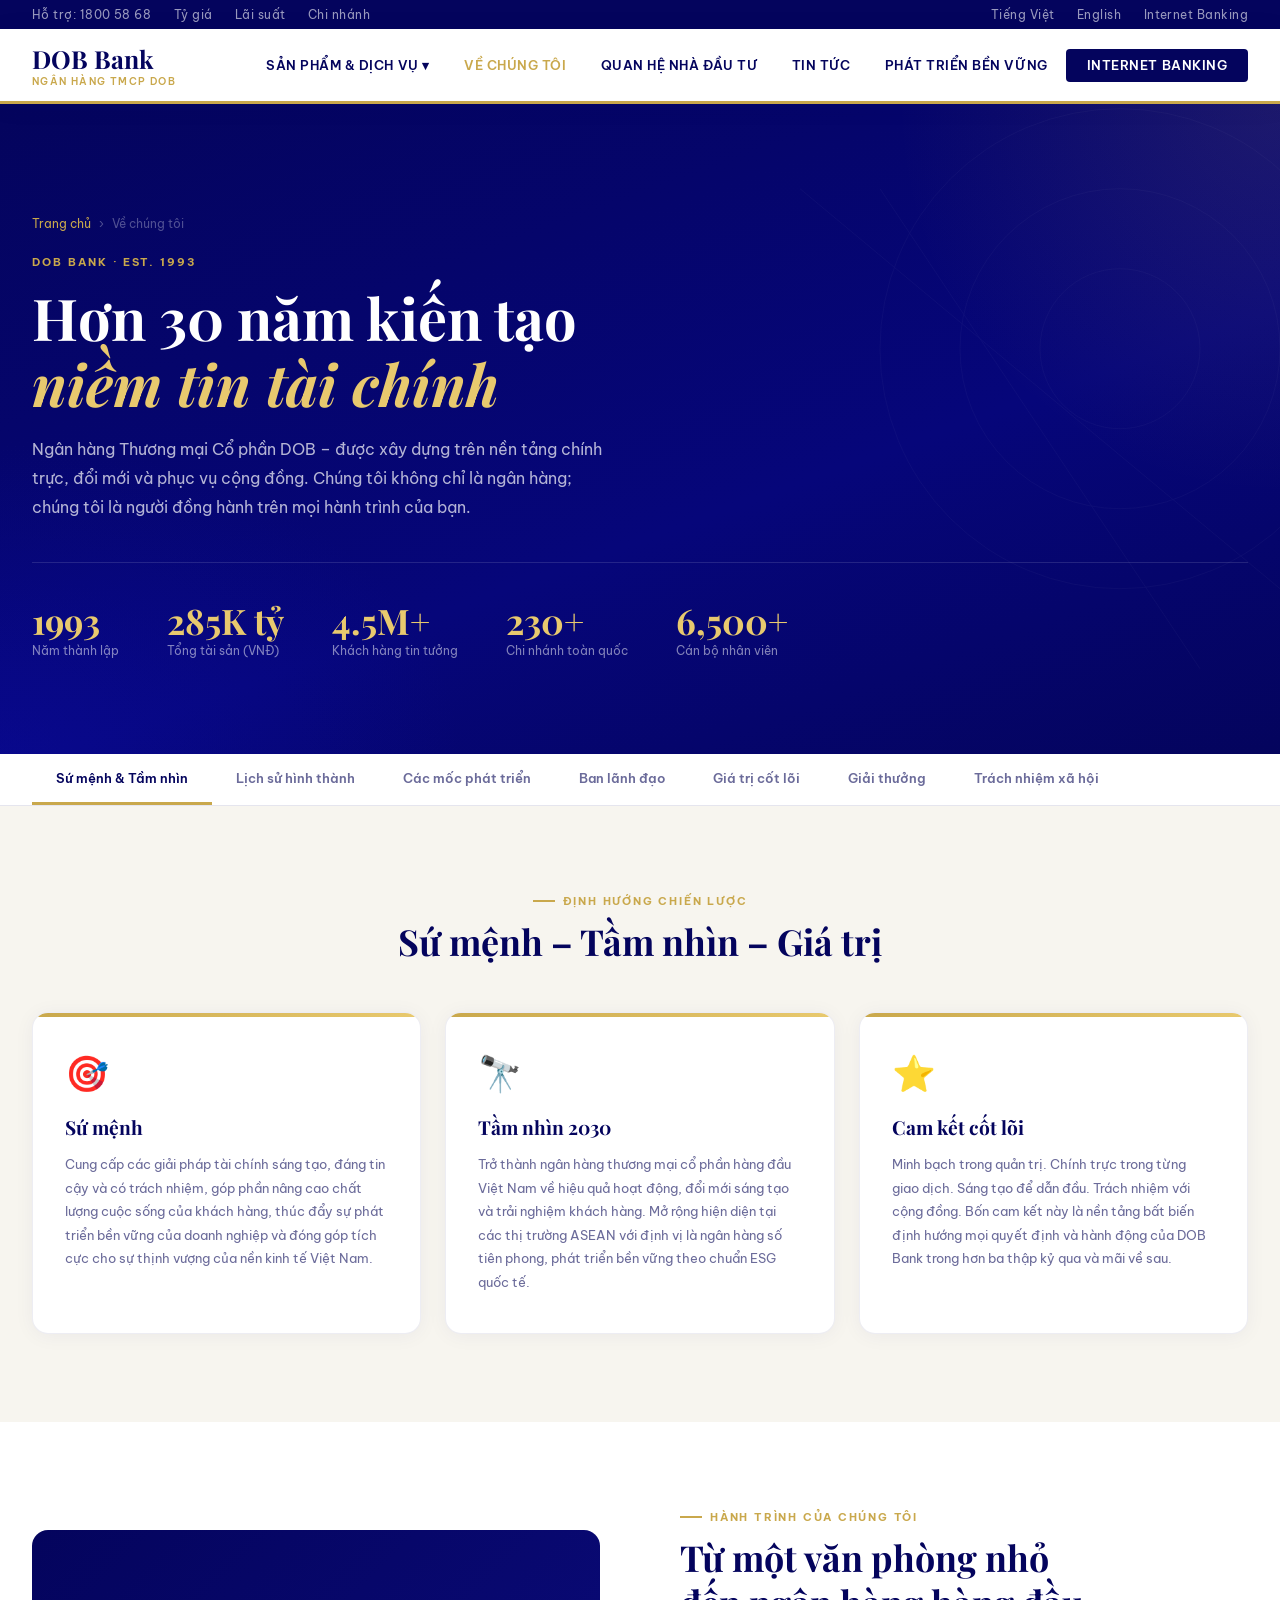
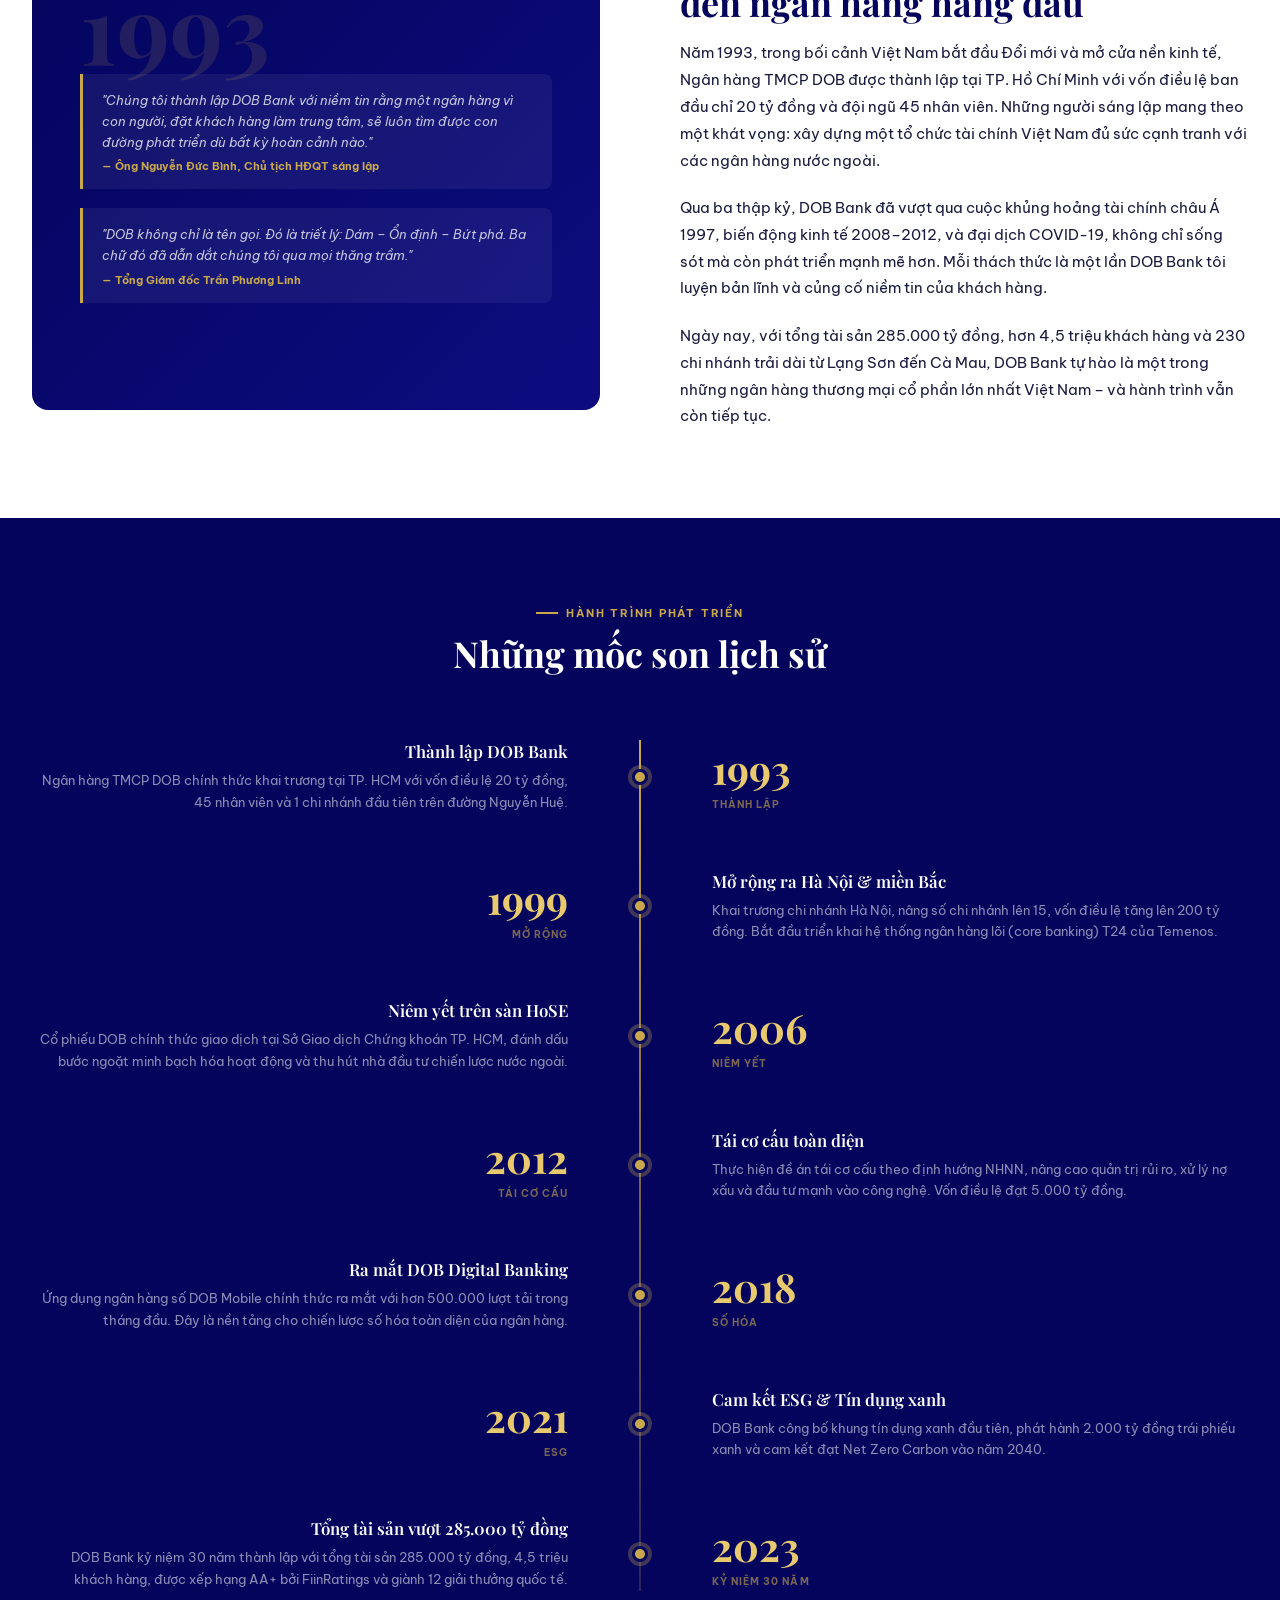
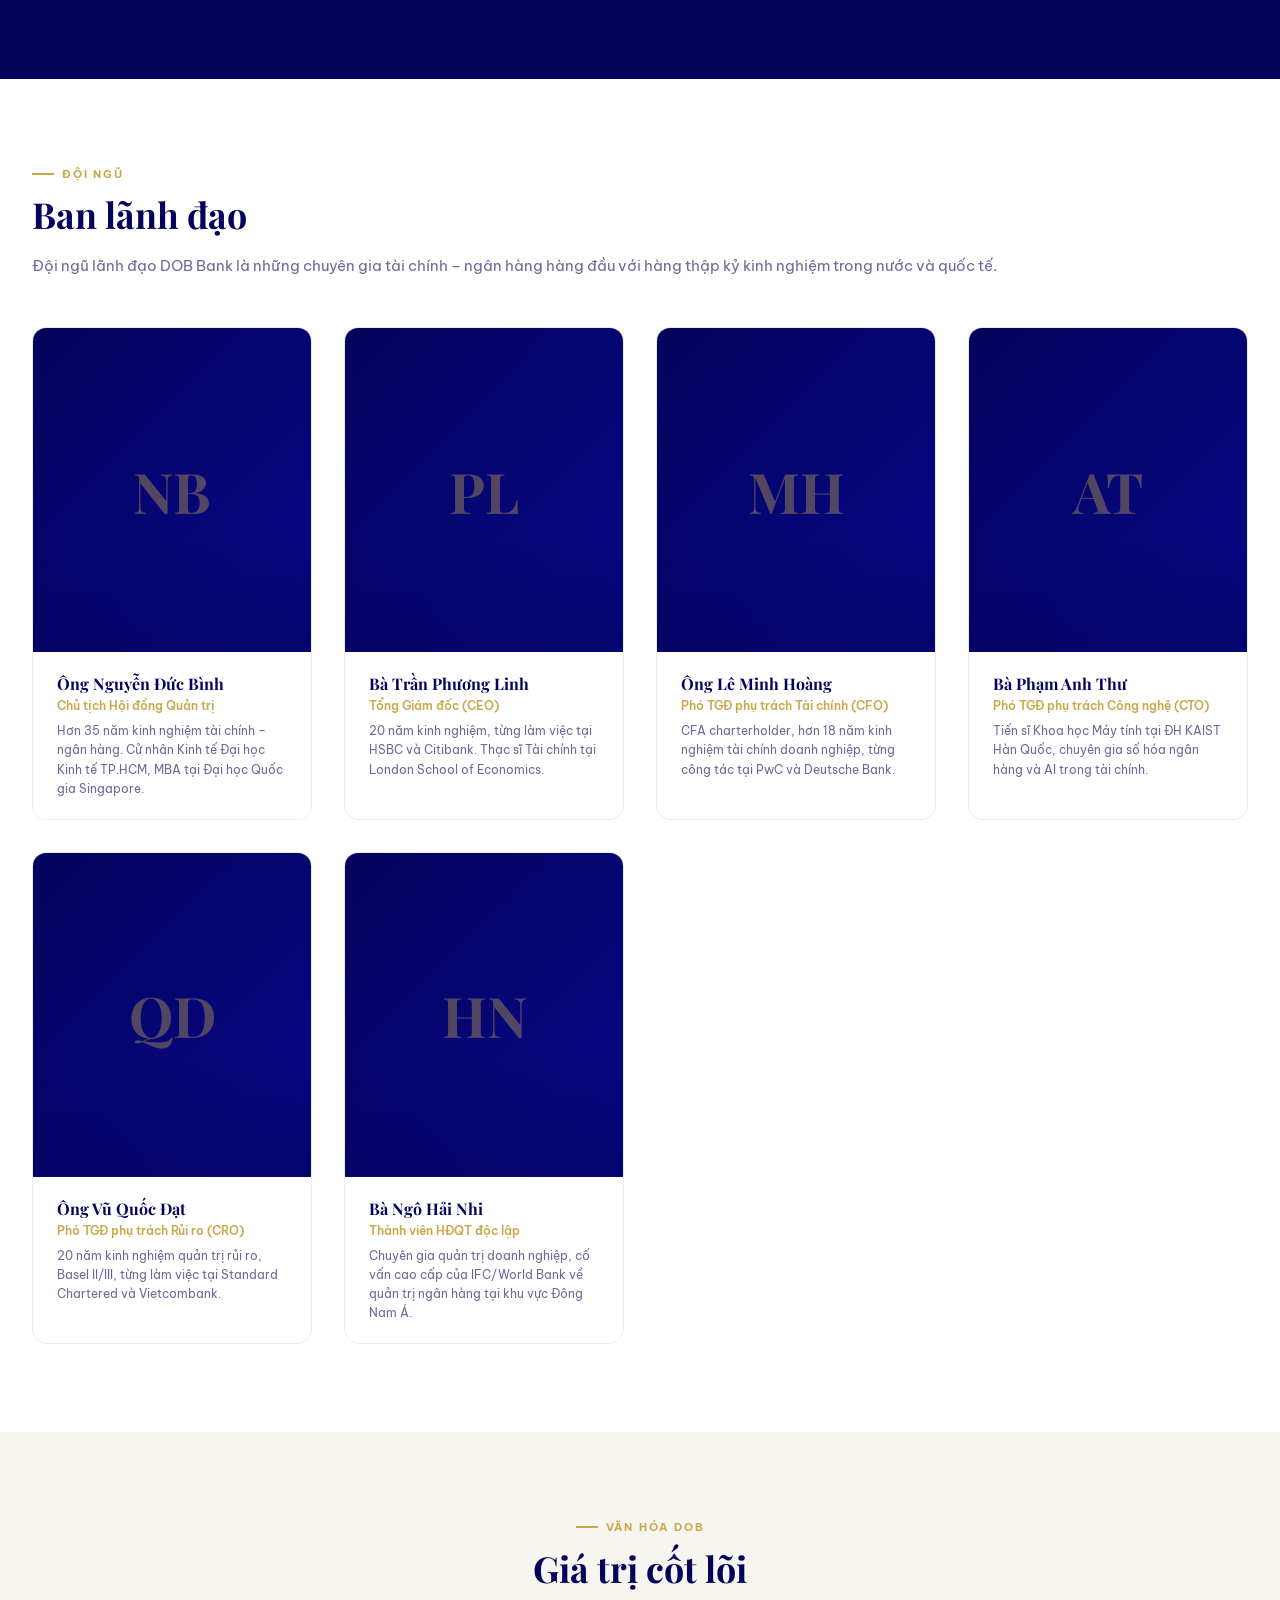
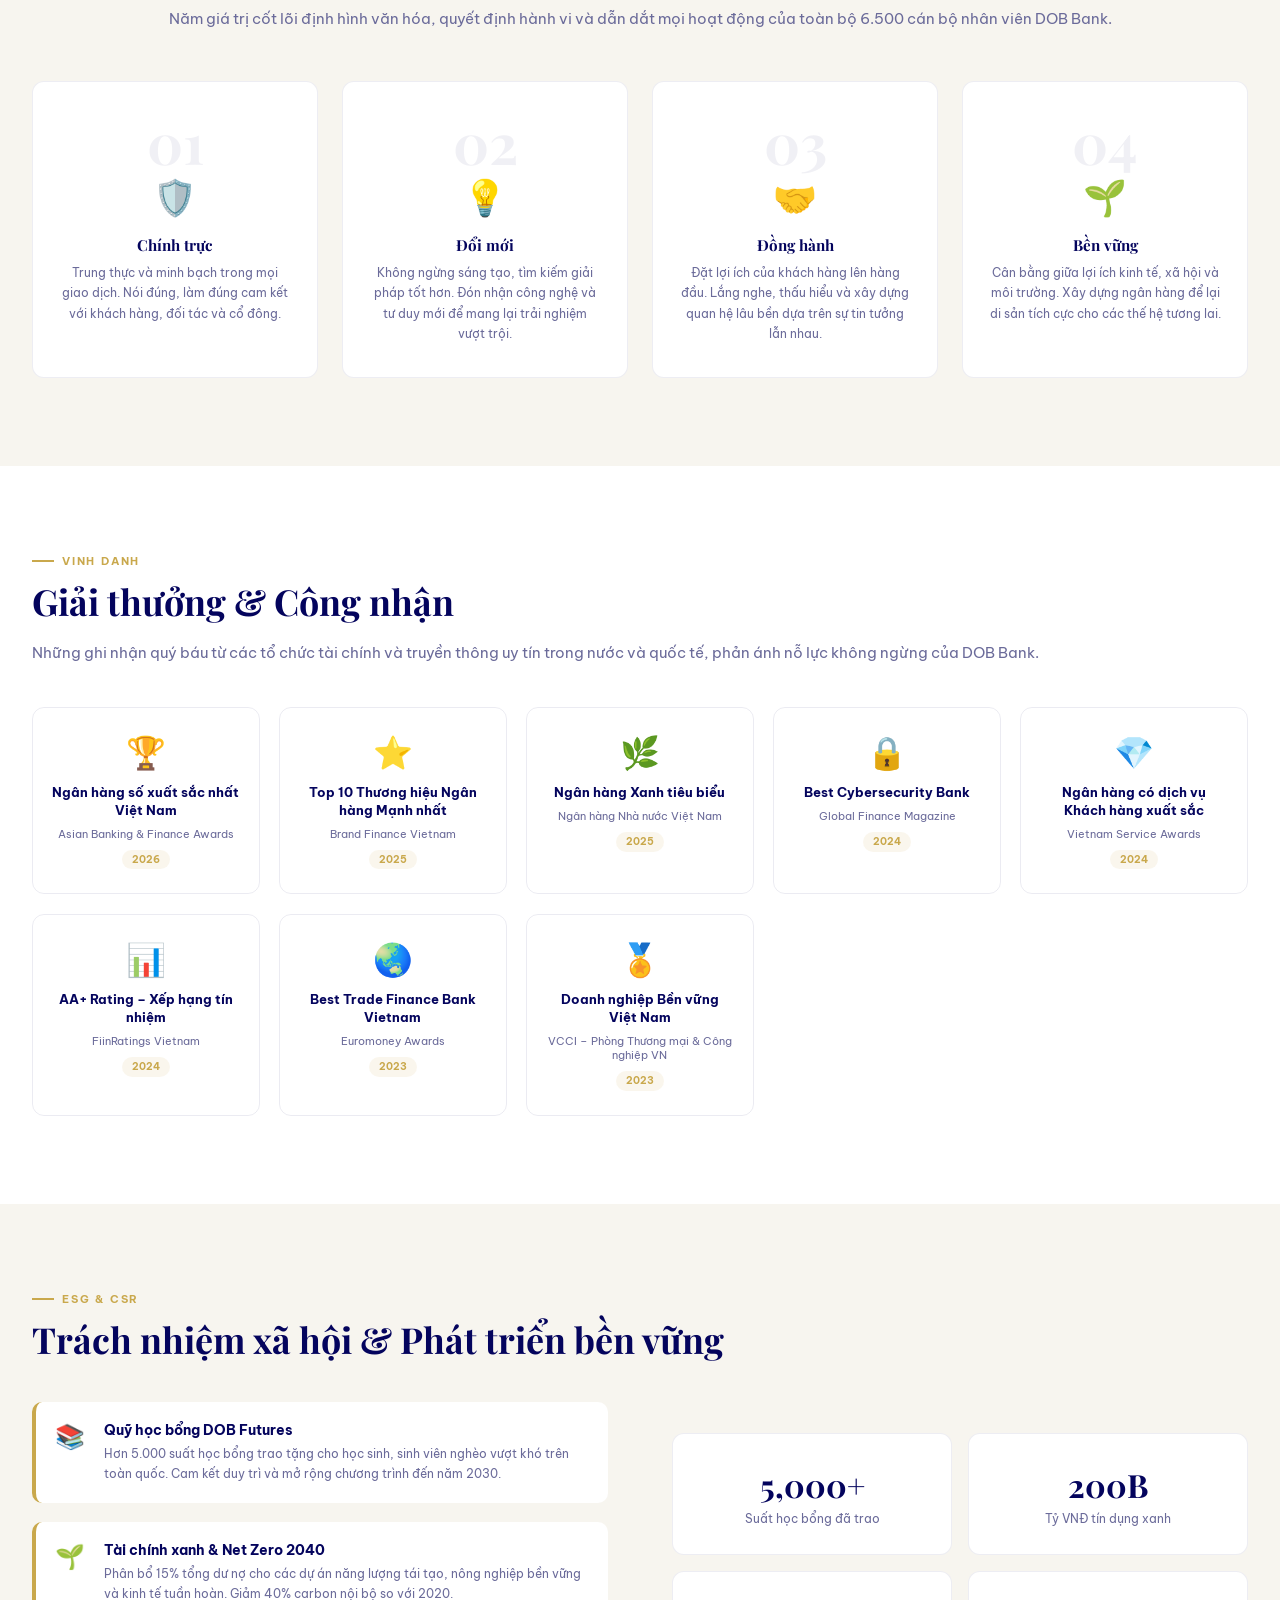
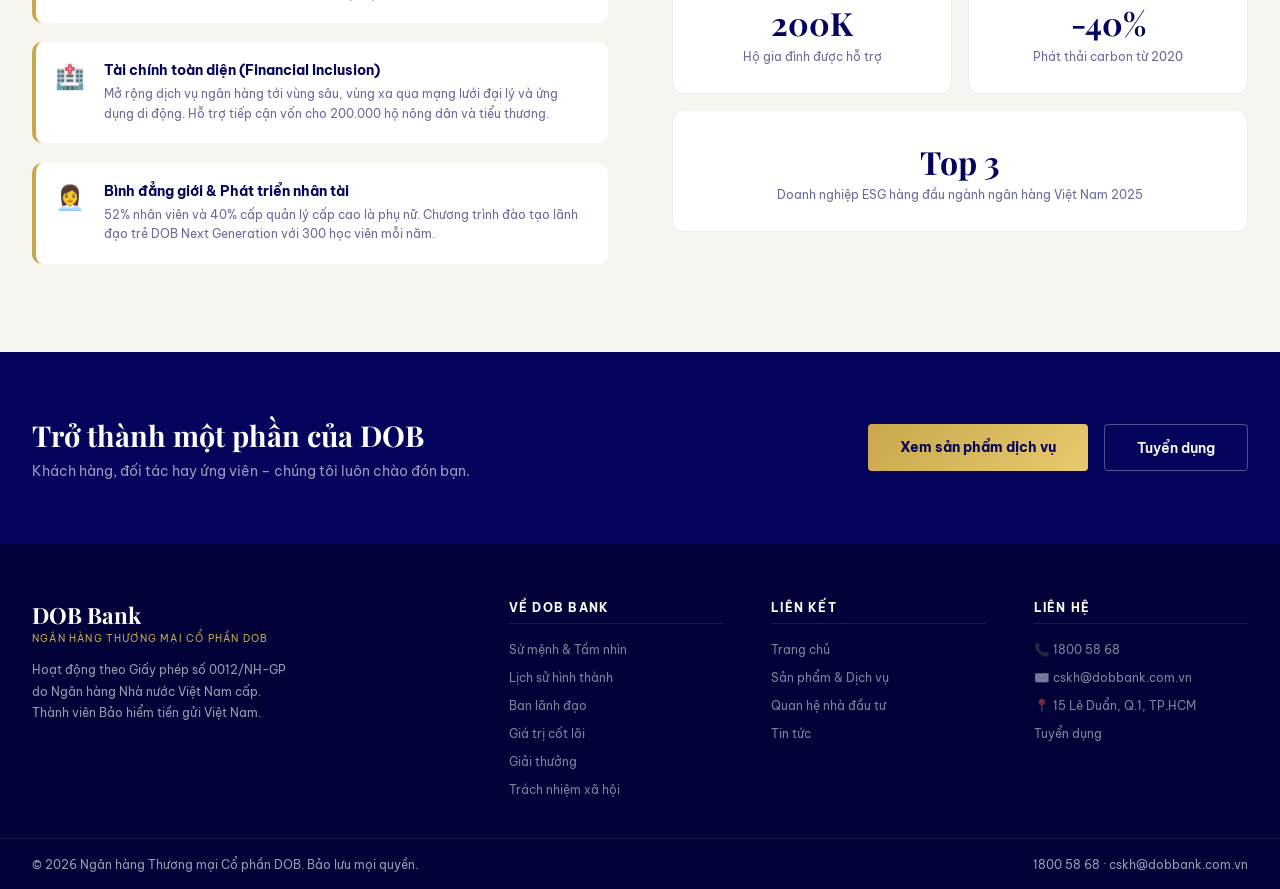
<file: aboutb.html>
<!DOCTYPE html>
<html lang="vi">
<head>
  <meta charset="UTF-8" />
  <meta name="viewport" content="width=device-width, initial-scale=1.0" />
  <title>Về chúng tôi – DOB Bank</title>
  <link href="https://fonts.googleapis.com/css2?family=Playfair+Display:ital,wght@0,400;0,600;0,700;1,400;1,600&family=Be+Vietnam+Pro:wght@300;400;500;600;700&display=swap" rel="stylesheet" />
  <style>
    :root {
      --navy:   #04045d;
      --navy2:  #07078a;
      --gold:   #c9a84c;
      --gold-light: #e8c96e;
      --cream:  #f7f5ef;
      --white:  #ffffff;
      --gray:   #f0eff9;
      --text:   #1a1a3e;
      --muted:  #6b6b9a;
    }
    *, *::before, *::after { box-sizing: border-box; margin: 0; padding: 0; }
    html { scroll-behavior: smooth; }
    body { font-family: 'Be Vietnam Pro', sans-serif; background: var(--white); color: var(--text); overflow-x: hidden; }

    /* TOPBAR */
    .topbar { background: var(--navy); color: rgba(255,255,255,.6); font-size: .72rem; letter-spacing: .04em; padding: .45rem 0; }
    .topbar-inner { max-width: 1280px; margin: auto; padding: 0 2rem; display: flex; justify-content: space-between; }
    .topbar a { color: inherit; text-decoration: none; } .topbar a:hover { color: var(--gold-light); }
    .topbar-links { display: flex; gap: 1.4rem; }

    /* NAVBAR */
    nav { position: sticky; top: 0; z-index: 100; background: var(--white); box-shadow: 0 2px 20px rgba(4,4,93,.1); border-bottom: 3px solid var(--gold); }
    .nav-inner { max-width: 1280px; margin: auto; padding: 0 2rem; display: flex; align-items: center; justify-content: space-between; height: 72px; }
    .logo-wrap { display: flex; align-items: center; gap: .9rem; text-decoration: none; }
    .logo-wrap img { height: 46px; width: auto; object-fit: contain; }
    .logo-name { font-family: 'Playfair Display', serif; font-size: 1.55rem; font-weight: 700; color: var(--navy); }
    .logo-sub { font-size: .62rem; color: var(--gold); letter-spacing: .14em; text-transform: uppercase; font-weight: 600; }
    .nav-menu { display: flex; align-items: center; gap: .15rem; }
    .nav-item { position: relative; }
    .nav-link { display: block; padding: .55rem 1rem; font-size: .82rem; font-weight: 600; letter-spacing: .04em; text-transform: uppercase; color: var(--navy); text-decoration: none; border-radius: 4px; transition: background .2s, color .2s; }
    .nav-link:hover { background: var(--gray); } .nav-link.active { color: var(--gold); }
    .dropdown { position: absolute; top: calc(100% + 8px); left: 0; background: var(--white); border-top: 3px solid var(--gold); box-shadow: 0 12px 40px rgba(4,4,93,.15); min-width: 220px; border-radius: 0 0 8px 8px; opacity: 0; pointer-events: none; transform: translateY(-8px); transition: all .22s ease; z-index: 200; }
    .nav-item:hover .dropdown { opacity: 1; pointer-events: auto; transform: none; }
    .dropdown a { display: block; padding: .7rem 1.2rem; font-size: .8rem; color: var(--text); text-decoration: none; font-weight: 500; border-bottom: 1px solid var(--gray); transition: background .15s, padding-left .15s; }
    .dropdown a:last-child { border-bottom: none; } .dropdown a:hover { background: var(--gray); padding-left: 1.6rem; }
    .nav-cta { background: var(--navy); color: var(--white) !important; border-radius: 4px; padding: .55rem 1.3rem !important; }
    .nav-cta:hover { background: var(--navy2) !important; }

    /* PAGE HERO */
    .page-hero { background: var(--navy); position: relative; overflow: hidden; }
    .page-hero-bg {
      position: absolute; inset: 0;
      background:
        radial-gradient(ellipse 50% 100% at 100% 0%, rgba(201,168,76,.12) 0%, transparent 60%),
        radial-gradient(ellipse 60% 80% at 0% 100%, rgba(12,12,168,.4) 0%, transparent 60%),
        linear-gradient(160deg, #04045d 0%, #06067a 60%, #04045d 100%);
    }
    .hero-decor { position: absolute; right: 0; top: 0; width: 50%; height: 100%; overflow: hidden; opacity: .035; }
    .hero-decor svg { width: 100%; height: 100%; }
    .page-hero-inner { position: relative; z-index: 1; max-width: 1280px; margin: auto; padding: 7rem 2rem 6rem; }
    .breadcrumb { display: flex; align-items: center; gap: .5rem; font-size: .75rem; color: rgba(255,255,255,.5); margin-bottom: 1.5rem; }
    .breadcrumb a { color: var(--gold); text-decoration: none; } .breadcrumb span { color: rgba(255,255,255,.3); }
    .hero-label { font-size: .68rem; font-weight: 700; letter-spacing: .18em; text-transform: uppercase; color: var(--gold); margin-bottom: .9rem; }
    .page-hero h1 { font-family: 'Playfair Display', serif; font-size: clamp(2.4rem, 4.5vw, 3.8rem); font-weight: 700; color: var(--white); line-height: 1.15; margin-bottom: 1.2rem; }
    .page-hero h1 em { color: var(--gold-light); font-style: italic; }
    .page-hero p { color: rgba(255,255,255,.7); font-size: 1rem; line-height: 1.8; max-width: 580px; margin-bottom: 2.5rem; }
    .hero-stats { display: flex; gap: 3rem; flex-wrap: wrap; padding-top: 2.5rem; border-top: 1px solid rgba(255,255,255,.12); }
    .hstat { }
    .hstat-num { font-family: 'Playfair Display', serif; font-size: 2.2rem; font-weight: 700; color: var(--gold-light); line-height: 1; }
    .hstat-label { color: rgba(255,255,255,.5); font-size: .75rem; margin-top: .3rem; }

    /* INNER NAV */
    .about-nav { background: var(--white); border-bottom: 1px solid rgba(4,4,93,.1); position: sticky; top: 72px; z-index: 90; }
    .about-tabs { max-width: 1280px; margin: auto; padding: 0 2rem; display: flex; gap: 0; overflow-x: auto; }
    .about-tab { padding: 1rem 1.5rem; font-size: .8rem; font-weight: 600; color: var(--muted); text-decoration: none; border-bottom: 3px solid transparent; transition: all .2s; white-space: nowrap; }
    .about-tab:hover { color: var(--navy); border-color: rgba(4,4,93,.2); }
    .about-tab.active { color: var(--navy); border-color: var(--gold); }

    /* SECTION COMMONS */
    section { padding: 5.5rem 0; }
    .section-inner { max-width: 1280px; margin: auto; padding: 0 2rem; }
    .section-tag { font-size: .7rem; font-weight: 700; letter-spacing: .16em; text-transform: uppercase; color: var(--gold); margin-bottom: .7rem; display: flex; align-items: center; gap: .5rem; }
    .section-tag::before { content: ''; width: 22px; height: 2px; background: var(--gold); }
    .section-title { font-family: 'Playfair Display', serif; font-size: clamp(1.7rem, 2.8vw, 2.4rem); font-weight: 700; color: var(--navy); line-height: 1.25; margin-bottom: 1rem; }
    .section-desc { color: var(--muted); font-size: .93rem; line-height: 1.78; }
    .sec-anchor { scroll-margin-top: 145px; }

    /* MISSION / VISION / VALUES */
    .mvv { background: var(--cream); }
    .mvv-grid { display: grid; grid-template-columns: repeat(3, 1fr); gap: 1.5rem; margin-top: 3rem; }
    .mvv-card { background: var(--white); border-radius: 16px; padding: 2.4rem 2rem; position: relative; overflow: hidden; border: 1px solid rgba(4,4,93,.07); box-shadow: 0 2px 20px rgba(4,4,93,.05); transition: transform .25s, box-shadow .25s; }
    .mvv-card:hover { transform: translateY(-6px); box-shadow: 0 16px 44px rgba(4,4,93,.1); }
    .mvv-card::before { content: ''; position: absolute; top: 0; left: 0; right: 0; height: 4px; background: linear-gradient(90deg, var(--gold), var(--gold-light)); }
    .mvv-icon { font-size: 2.2rem; margin-bottom: 1.2rem; }
    .mvv-title { font-family: 'Playfair Display', serif; font-size: 1.2rem; font-weight: 700; color: var(--navy); margin-bottom: .8rem; }
    .mvv-body { font-size: .84rem; color: var(--muted); line-height: 1.75; }

    /* STORY */
    .story { background: var(--white); }
    .story-grid { display: grid; grid-template-columns: 1fr 1fr; gap: 5rem; align-items: center; }
    .story-visual { border-radius: 16px; overflow: hidden; position: relative; min-height: 480px; }
    .story-visual-bg { position: absolute; inset: 0; background: linear-gradient(135deg, var(--navy) 0%, #0c0c80 100%); }
    .story-visual-content { position: relative; z-index: 1; padding: 3rem; height: 100%; display: flex; flex-direction: column; justify-content: space-between; }
    .story-year { font-family: 'Playfair Display', serif; font-size: 6rem; font-weight: 700; color: rgba(201,168,76,.15); line-height: 1; }
    .story-quotes { display: flex; flex-direction: column; gap: 1.2rem; }
    .story-quote { background: rgba(255,255,255,.06); border-left: 3px solid var(--gold); padding: 1rem 1.2rem; border-radius: 0 8px 8px 0; }
    .story-quote p { color: rgba(255,255,255,.75); font-size: .82rem; line-height: 1.6; font-style: italic; }
    .story-quote cite { color: var(--gold); font-size: .7rem; font-weight: 700; font-style: normal; margin-top: .4rem; display: block; }
    .story-text .para { font-size: .92rem; color: var(--text); line-height: 1.82; margin-bottom: 1.3rem; }
    .story-text .para:last-child { margin-bottom: 0; }

    /* TIMELINE */
    .timeline-bg { background: var(--navy); }
    .timeline-title-area { text-align: center; margin-bottom: 4rem; }
    .timeline-title-area .section-tag { justify-content: center; }
    .timeline-title-area .section-title { color: var(--white); }
    .timeline { position: relative; }
    .timeline::before { content: ''; position: absolute; left: 50%; top: 0; bottom: 0; width: 2px; background: linear-gradient(180deg, var(--gold) 0%, rgba(201,168,76,.2) 100%); transform: translateX(-50%); }
    .tl-item { display: grid; grid-template-columns: 1fr 1fr; gap: 3rem; margin-bottom: 3.5rem; align-items: center; position: relative; }
    .tl-item:last-child { margin-bottom: 0; }
    .tl-item.right .tl-content { order: 2; text-align: left; padding-left: 3rem; }
    .tl-item.right .tl-year-wrap { order: 1; text-align: right; padding-right: 3rem; }
    .tl-item.left .tl-content { order: 1; text-align: right; padding-right: 3rem; }
    .tl-item.left .tl-year-wrap { order: 2; text-align: left; padding-left: 3rem; }
    .tl-dot { position: absolute; left: 50%; top: 50%; transform: translate(-50%, -50%); width: 16px; height: 16px; background: var(--gold); border-radius: 50%; border: 3px solid var(--navy); box-shadow: 0 0 0 4px rgba(201,168,76,.3); z-index: 1; }
    .tl-year { font-family: 'Playfair Display', serif; font-size: 2.5rem; font-weight: 700; color: var(--gold-light); }
    .tl-tag { font-size: .65rem; font-weight: 700; letter-spacing: .1em; text-transform: uppercase; color: rgba(201,168,76,.6); margin-top: .2rem; }
    .tl-title { font-family: 'Playfair Display', serif; font-size: 1.05rem; font-weight: 600; color: var(--white); margin-bottom: .5rem; }
    .tl-body { font-size: .8rem; color: rgba(255,255,255,.55); line-height: 1.7; }

    /* LEADERSHIP */
    .leadership { background: var(--white); }
    .board-grid { display: grid; grid-template-columns: repeat(auto-fill, minmax(240px, 1fr)); gap: 2rem; margin-top: 3rem; }
    .board-card { border-radius: 14px; overflow: hidden; border: 1px solid rgba(4,4,93,.08); transition: transform .25s, box-shadow .25s; }
    .board-card:hover { transform: translateY(-5px); box-shadow: 0 16px 40px rgba(4,4,93,.1); }
    .board-photo { aspect-ratio: 3/3.5; background: linear-gradient(135deg, var(--navy), var(--navy2)); display: flex; align-items: center; justify-content: center; font-size: 4rem; color: rgba(255,255,255,.15); position: relative; overflow: hidden; }
    .board-photo::after { content: ''; position: absolute; bottom: 0; left: 0; right: 0; height: 40%; background: linear-gradient(to top, rgba(4,4,93,.6), transparent); }
    .board-info { padding: 1.3rem 1.5rem; background: var(--white); }
    .board-name { font-family: 'Playfair Display', serif; font-size: 1rem; font-weight: 700; color: var(--navy); margin-bottom: .25rem; }
    .board-title { font-size: .75rem; color: var(--gold); font-weight: 600; margin-bottom: .5rem; }
    .board-bio { font-size: .75rem; color: var(--muted); line-height: 1.6; }
    .board-photo-init { font-family: 'Playfair Display', serif; font-size: 3.5rem; font-weight: 700; color: rgba(201,168,76,.4); }

    /* VALUES */
    .values-bg { background: var(--cream); }
    .values-grid { display: grid; grid-template-columns: repeat(4, 1fr); gap: 1.5rem; margin-top: 3rem; }
    .val-card { background: var(--white); border-radius: 12px; padding: 2rem 1.6rem; text-align: center; border: 1px solid rgba(4,4,93,.07); transition: transform .2s, box-shadow .2s; }
    .val-card:hover { transform: translateY(-4px); box-shadow: 0 12px 32px rgba(4,4,93,.1); }
    .val-icon { font-size: 2.2rem; margin-bottom: 1rem; }
    .val-name { font-family: 'Playfair Display', serif; font-size: .95rem; font-weight: 700; color: var(--navy); margin-bottom: .5rem; }
    .val-desc { font-size: .78rem; color: var(--muted); line-height: 1.65; }
    .val-num { font-family: 'Playfair Display', serif; font-size: 3.5rem; font-weight: 700; color: rgba(4,4,93,.06); line-height: 1; margin-bottom: .3rem; }

    /* AWARDS */
    .awards { background: var(--white); }
    .awards-grid { display: grid; grid-template-columns: repeat(auto-fill, minmax(200px, 1fr)); gap: 1.2rem; margin-top: 2.5rem; }
    .award-item { border: 1px solid rgba(4,4,93,.08); border-radius: 12px; padding: 1.5rem 1.2rem; text-align: center; transition: border-color .2s, transform .2s; }
    .award-item:hover { border-color: var(--gold); transform: translateY(-3px); }
    .award-icon { font-size: 2rem; margin-bottom: .8rem; }
    .award-name { font-size: .8rem; font-weight: 700; color: var(--navy); margin-bottom: .4rem; line-height: 1.4; }
    .award-org { font-size: .7rem; color: var(--muted); }
    .award-year { display: inline-block; margin-top: .6rem; font-size: .65rem; font-weight: 700; color: var(--gold); background: rgba(201,168,76,.1); padding: .2rem .6rem; border-radius: 100px; }

    /* CSR */
    .csr { background: var(--cream); }
    .csr-grid { display: grid; grid-template-columns: 1fr 1fr; gap: 4rem; align-items: center; margin-top: 2.5rem; }
    .csr-items { display: flex; flex-direction: column; gap: 1.2rem; }
    .csr-item { display: flex; gap: 1.2rem; align-items: flex-start; padding: 1.2rem; background: var(--white); border-radius: 10px; border-left: 4px solid var(--gold); }
    .csr-icon { font-size: 1.5rem; flex-shrink: 0; }
    .csr-title { font-weight: 700; font-size: .88rem; color: var(--navy); margin-bottom: .3rem; }
    .csr-body { font-size: .78rem; color: var(--muted); line-height: 1.6; }
    .csr-stats { display: grid; grid-template-columns: 1fr 1fr; gap: 1rem; }
    .csr-stat { background: var(--white); border-radius: 12px; padding: 1.8rem; text-align: center; border: 1px solid rgba(4,4,93,.07); }
    .csr-stat-num { font-family: 'Playfair Display', serif; font-size: 2rem; color: var(--navy); font-weight: 700; }
    .csr-stat-label { font-size: .75rem; color: var(--muted); margin-top: .3rem; }

    /* CTA */
    .cta-strip { background: var(--navy); padding: 4rem 0; }
    .cta-inner { max-width: 1280px; margin: auto; padding: 0 2rem; display: flex; justify-content: space-between; align-items: center; gap: 2rem; flex-wrap: wrap; }
    .cta-text h3 { font-family: 'Playfair Display', serif; color: var(--white); font-size: 1.8rem; margin-bottom: .5rem; }
    .cta-text p { color: rgba(255,255,255,.6); font-size: .88rem; }
    .cta-btns { display: flex; gap: 1rem; }
    .btn-gold { background: linear-gradient(135deg, var(--gold), var(--gold-light)); color: var(--navy); font-weight: 700; font-size: .88rem; padding: .85rem 2rem; border-radius: 4px; text-decoration: none; }
    .btn-outline-w { border: 1.5px solid rgba(255,255,255,.3); color: var(--white); font-weight: 600; font-size: .88rem; padding: .85rem 2rem; border-radius: 4px; text-decoration: none; transition: border-color .2s; }
    .btn-outline-w:hover { border-color: var(--gold); }

    /* FOOTER */
    footer { background: #020238; color: rgba(255,255,255,.6); padding-top: 3.5rem; }
    .footer-grid { max-width: 1280px; margin: auto; padding: 0 2rem 2.5rem; display: grid; grid-template-columns: 2fr 1fr 1fr 1fr; gap: 3rem; }
    .footer-logo-name { font-family: 'Playfair Display', serif; color: var(--white); font-size: 1.4rem; font-weight: 700; }
    .footer-logo-sub { color: var(--gold); font-size: .62rem; letter-spacing: .12em; text-transform: uppercase; margin-top: .15rem; }
    .footer-about { margin-top: .9rem; font-size: .78rem; line-height: 1.7; max-width: 260px; }
    .footer-col h4 { color: var(--white); font-size: .76rem; font-weight: 700; letter-spacing: .1em; text-transform: uppercase; margin-bottom: .9rem; padding-bottom: .5rem; border-bottom: 1px solid rgba(255,255,255,.1); }
    .footer-col ul { list-style: none; display: flex; flex-direction: column; gap: .5rem; }
    .footer-col ul li a { color: rgba(255,255,255,.5); font-size: .78rem; text-decoration: none; transition: color .2s; }
    .footer-col ul li a:hover { color: var(--gold-light); }
    .footer-bottom { border-top: 1px solid rgba(255,255,255,.08); max-width: 1280px; margin: auto; padding: 1.1rem 2rem; display: flex; justify-content: space-between; font-size: .72rem; }

    /* REVEAL */
    .reveal { opacity: 0; transform: translateY(22px); transition: opacity .55s ease, transform .55s ease; }
    .reveal.visible { opacity: 1; transform: none; }
    .reveal-l { opacity: 0; transform: translateX(-22px); transition: opacity .55s ease, transform .55s ease; }
    .reveal-l.visible { opacity: 1; transform: none; }
    .reveal-r { opacity: 0; transform: translateX(22px); transition: opacity .55s ease, transform .55s ease; }
    .reveal-r.visible { opacity: 1; transform: none; }

    @media (max-width: 1024px) {
      .mvv-grid { grid-template-columns: 1fr 1fr; }
      .values-grid { grid-template-columns: 1fr 1fr; }
      .story-grid, .csr-grid { grid-template-columns: 1fr; }
      .timeline::before { left: 20px; }
      .tl-item { grid-template-columns: 1fr; }
      .tl-item.right .tl-content, .tl-item.left .tl-content { order: 2; text-align: left; padding-left: 3.5rem; padding-right: 0; }
      .tl-item.right .tl-year-wrap, .tl-item.left .tl-year-wrap { order: 1; text-align: left; padding-left: 3.5rem; padding-right: 0; }
      .tl-dot { left: 20px; }
      .footer-grid { grid-template-columns: 1fr 1fr; }
    }
    @media (max-width: 640px) {
      .mvv-grid { grid-template-columns: 1fr; }
      .values-grid { grid-template-columns: 1fr 1fr; }
      .footer-grid { grid-template-columns: 1fr; }
    }
  </style>
</head>
<body>

<!-- TOPBAR -->
<div class="topbar">
  <div class="topbar-inner">
    <div class="topbar-links">
      <a href="#">Hỗ trợ: 1800 58 68</a>
      <a href="#">Tỷ giá</a>
      <a href="#">Lãi suất</a>
      <a href="#">Chi nhánh</a>
    </div>
    <div class="topbar-links">
      <a href="#">Tiếng Việt</a>
      <a href="#">English</a>
      <a href="#">Internet Banking</a>
    </div>
  </div>
</div>

<!-- NAVBAR -->
<nav>
  <div class="nav-inner">
    <a href="homebank.html" class="logo-wrap">
      
      <div style="display:block">
        <div class="logo-name">DOB Bank</div>
        <div class="logo-sub">Ngân hàng TMCP DOB</div>
      </div>
    </a>
    <div class="nav-menu">
      <div class="nav-item">
        <a href="services.html" class="nav-link">Sản phẩm &amp; Dịch vụ ▾</a>
        <div class="dropdown">
          <a href="services.html#dinh-che">🏦 Định chế tài chính</a>
          <a href="services.html#doanh-nghiep">🏢 Doanh nghiệp</a>
          <a href="services.html#ca-nhan">👤 Cá nhân</a>
          <a href="services.html#premium">💎 Cá nhân Premium</a>
        </div>
      </div>
      <div class="nav-item"><a href="aboutb.html" class="nav-link active">Về chúng tôi</a></div>
      <div class="nav-item"><a href="shareholderb.html" class="nav-link">Quan hệ nhà đầu tư</a></div>
      <div class="nav-item"><a href="newsb.html" class="nav-link">Tin tức</a></div>
      <div class="nav-item"><a href="esgb.html" class="nav-link">Phát triển bền vững</a></div>
      <div class="nav-item"><a href="#" class="nav-link nav-cta">Internet Banking</a></div>
    </div>
  </div>
</nav>

<!-- PAGE HERO -->
<div class="page-hero">
  <div class="page-hero-bg"></div>
  <div class="hero-decor">
    <svg viewBox="0 0 800 600" fill="none" xmlns="http://www.w3.org/2000/svg">
      <circle cx="600" cy="200" r="300" stroke="white" stroke-width="1" fill="none"/>
      <circle cx="600" cy="200" r="200" stroke="white" stroke-width="1" fill="none"/>
      <circle cx="600" cy="200" r="100" stroke="white" stroke-width="1" fill="none"/>
      <line x1="300" y1="0" x2="700" y2="600" stroke="white" stroke-width="1"/>
      <line x1="200" y1="0" x2="800" y2="500" stroke="white" stroke-width="1"/>
    </svg>
  </div>
  <div class="page-hero-inner">
    <div class="breadcrumb"><a href="homebank.html">Trang chủ</a><span>›</span><span>Về chúng tôi</span></div>
    <div class="hero-label">DOB Bank · Est. 1993</div>
    <h1>Hơn 30 năm kiến tạo<br/><em>niềm tin tài chính</em></h1>
    <p>Ngân hàng Thương mại Cổ phần DOB – được xây dựng trên nền tảng chính trực, đổi mới và phục vụ cộng đồng. Chúng tôi không chỉ là ngân hàng; chúng tôi là người đồng hành trên mọi hành trình của bạn.</p>
    <div class="hero-stats">
      <div class="hstat"><div class="hstat-num">1993</div><div class="hstat-label">Năm thành lập</div></div>
      <div class="hstat"><div class="hstat-num">285K tỷ</div><div class="hstat-label">Tổng tài sản (VNĐ)</div></div>
      <div class="hstat"><div class="hstat-num">4.5M+</div><div class="hstat-label">Khách hàng tin tưởng</div></div>
      <div class="hstat"><div class="hstat-num">230+</div><div class="hstat-label">Chi nhánh toàn quốc</div></div>
      <div class="hstat"><div class="hstat-num">6,500+</div><div class="hstat-label">Cán bộ nhân viên</div></div>
    </div>
  </div>
</div>

<!-- INNER NAV -->
<div class="about-nav">
  <div class="about-tabs">
    <a class="about-tab" href="#su-menh">Sứ mệnh & Tầm nhìn</a>
    <a class="about-tab" href="#lich-su">Lịch sử hình thành</a>
    <a class="about-tab" href="#chặng-đường">Các mốc phát triển</a>
    <a class="about-tab" href="#ban-lanh-dao">Ban lãnh đạo</a>
    <a class="about-tab" href="#gia-tri">Giá trị cốt lõi</a>
    <a class="about-tab" href="#giai-thuong">Giải thưởng</a>
    <a class="about-tab" href="#csr">Trách nhiệm xã hội</a>
  </div>
</div>

<!-- SỨ MỆNH & TẦM NHÌN -->
<section class="mvv sec-anchor" id="su-menh">
  <div class="section-inner">
    <div style="text-align:center; margin-bottom:.5rem" class="reveal">
      <div class="section-tag" style="justify-content:center">Định hướng chiến lược</div>
      <h2 class="section-title">Sứ mệnh – Tầm nhìn – Giá trị</h2>
    </div>
    <div class="mvv-grid reveal">
      <div class="mvv-card">
        <div class="mvv-icon">🎯</div>
        <div class="mvv-title">Sứ mệnh</div>
        <p class="mvv-body">Cung cấp các giải pháp tài chính sáng tạo, đáng tin cậy và có trách nhiệm, góp phần nâng cao chất lượng cuộc sống của khách hàng, thúc đẩy sự phát triển bền vững của doanh nghiệp và đóng góp tích cực cho sự thịnh vượng của nền kinh tế Việt Nam.</p>
      </div>
      <div class="mvv-card">
        <div class="mvv-icon">🔭</div>
        <div class="mvv-title">Tầm nhìn 2030</div>
        <p class="mvv-body">Trở thành ngân hàng thương mại cổ phần hàng đầu Việt Nam về hiệu quả hoạt động, đổi mới sáng tạo và trải nghiệm khách hàng. Mở rộng hiện diện tại các thị trường ASEAN với định vị là ngân hàng số tiên phong, phát triển bền vững theo chuẩn ESG quốc tế.</p>
      </div>
      <div class="mvv-card">
        <div class="mvv-icon">⭐</div>
        <div class="mvv-title">Cam kết cốt lõi</div>
        <p class="mvv-body">Minh bạch trong quản trị. Chính trực trong từng giao dịch. Sáng tạo để dẫn đầu. Trách nhiệm với cộng đồng. Bốn cam kết này là nền tảng bất biến định hướng mọi quyết định và hành động của DOB Bank trong hơn ba thập kỷ qua và mãi về sau.</p>
      </div>
    </div>
  </div>
</section>

<!-- LỊCH SỬ -->
<section class="story sec-anchor" id="lich-su">
  <div class="section-inner">
    <div class="story-grid">
      <div class="story-visual reveal-l">
        <div class="story-visual-bg"></div>
        <div class="story-visual-content">
          <div class="story-year">1993</div>
          <div class="story-quotes">
            <div class="story-quote">
              <p>"Chúng tôi thành lập DOB Bank với niềm tin rằng một ngân hàng vì con người, đặt khách hàng làm trung tâm, sẽ luôn tìm được con đường phát triển dù bất kỳ hoàn cảnh nào."</p>
              <cite>— Ông Nguyễn Đức Bình, Chủ tịch HĐQT sáng lập</cite>
            </div>
            <div class="story-quote">
              <p>"DOB không chỉ là tên gọi. Đó là triết lý: Dám – Ổn định – Bứt phá. Ba chữ đó đã dẫn dắt chúng tôi qua mọi thăng trầm."</p>
              <cite>— Tổng Giám đốc Trần Phương Linh</cite>
            </div>
          </div>
        </div>
      </div>
      <div class="story-text reveal-r">
        <div class="section-tag">Hành trình của chúng tôi</div>
        <h2 class="section-title">Từ một văn phòng nhỏ<br/>đến ngân hàng hàng đầu</h2>
        <p class="para">Năm 1993, trong bối cảnh Việt Nam bắt đầu Đổi mới và mở cửa nền kinh tế, Ngân hàng TMCP DOB được thành lập tại TP. Hồ Chí Minh với vốn điều lệ ban đầu chỉ 20 tỷ đồng và đội ngũ 45 nhân viên. Những người sáng lập mang theo một khát vọng: xây dựng một tổ chức tài chính Việt Nam đủ sức cạnh tranh với các ngân hàng nước ngoài.</p>
        <p class="para">Qua ba thập kỷ, DOB Bank đã vượt qua cuộc khủng hoảng tài chính châu Á 1997, biến động kinh tế 2008–2012, và đại dịch COVID-19, không chỉ sống sót mà còn phát triển mạnh mẽ hơn. Mỗi thách thức là một lần DOB Bank tôi luyện bản lĩnh và củng cố niềm tin của khách hàng.</p>
        <p class="para">Ngày nay, với tổng tài sản 285.000 tỷ đồng, hơn 4,5 triệu khách hàng và 230 chi nhánh trải dài từ Lạng Sơn đến Cà Mau, DOB Bank tự hào là một trong những ngân hàng thương mại cổ phần lớn nhất Việt Nam – và hành trình vẫn còn tiếp tục.</p>
      </div>
    </div>
  </div>
</section>

<!-- TIMELINE -->
<section class="timeline-bg sec-anchor" id="chặng-đường" style="padding: 5.5rem 0">
  <div class="section-inner">
    <div class="timeline-title-area reveal">
      <div class="section-tag">Hành trình phát triển</div>
      <h2 class="section-title">Những mốc son lịch sử</h2>
    </div>
    <div class="timeline reveal">
      <div class="tl-item left">
        <div class="tl-content">
          <div class="tl-title">Thành lập DOB Bank</div>
          <p class="tl-body">Ngân hàng TMCP DOB chính thức khai trương tại TP. HCM với vốn điều lệ 20 tỷ đồng, 45 nhân viên và 1 chi nhánh đầu tiên trên đường Nguyễn Huệ.</p>
        </div>
        <div class="tl-year-wrap"><div class="tl-year">1993</div><div class="tl-tag">Thành lập</div></div>
        <div class="tl-dot"></div>
      </div>
      <div class="tl-item right">
        <div class="tl-year-wrap"><div class="tl-year">1999</div><div class="tl-tag">Mở rộng</div></div>
        <div class="tl-content">
          <div class="tl-title">Mở rộng ra Hà Nội & miền Bắc</div>
          <p class="tl-body">Khai trương chi nhánh Hà Nội, nâng số chi nhánh lên 15, vốn điều lệ tăng lên 200 tỷ đồng. Bắt đầu triển khai hệ thống ngân hàng lõi (core banking) T24 của Temenos.</p>
        </div>
        <div class="tl-dot"></div>
      </div>
      <div class="tl-item left">
        <div class="tl-content">
          <div class="tl-title">Niêm yết trên sàn HoSE</div>
          <p class="tl-body">Cổ phiếu DOB chính thức giao dịch tại Sở Giao dịch Chứng khoán TP. HCM, đánh dấu bước ngoặt minh bạch hóa hoạt động và thu hút nhà đầu tư chiến lược nước ngoài.</p>
        </div>
        <div class="tl-year-wrap"><div class="tl-year">2006</div><div class="tl-tag">Niêm yết</div></div>
        <div class="tl-dot"></div>
      </div>
      <div class="tl-item right">
        <div class="tl-year-wrap"><div class="tl-year">2012</div><div class="tl-tag">Tái cơ cấu</div></div>
        <div class="tl-content">
          <div class="tl-title">Tái cơ cấu toàn diện</div>
          <p class="tl-body">Thực hiện đề án tái cơ cấu theo định hướng NHNN, nâng cao quản trị rủi ro, xử lý nợ xấu và đầu tư mạnh vào công nghệ. Vốn điều lệ đạt 5.000 tỷ đồng.</p>
        </div>
        <div class="tl-dot"></div>
      </div>
      <div class="tl-item left">
        <div class="tl-content">
          <div class="tl-title">Ra mắt DOB Digital Banking</div>
          <p class="tl-body">Ứng dụng ngân hàng số DOB Mobile chính thức ra mắt với hơn 500.000 lượt tải trong tháng đầu. Đây là nền tảng cho chiến lược số hóa toàn diện của ngân hàng.</p>
        </div>
        <div class="tl-year-wrap"><div class="tl-year">2018</div><div class="tl-tag">Số hóa</div></div>
        <div class="tl-dot"></div>
      </div>
      <div class="tl-item right">
        <div class="tl-year-wrap"><div class="tl-year">2021</div><div class="tl-tag">ESG</div></div>
        <div class="tl-content">
          <div class="tl-title">Cam kết ESG & Tín dụng xanh</div>
          <p class="tl-body">DOB Bank công bố khung tín dụng xanh đầu tiên, phát hành 2.000 tỷ đồng trái phiếu xanh và cam kết đạt Net Zero Carbon vào năm 2040.</p>
        </div>
        <div class="tl-dot"></div>
      </div>
      <div class="tl-item left">
        <div class="tl-content">
          <div class="tl-title">Tổng tài sản vượt 285.000 tỷ đồng</div>
          <p class="tl-body">DOB Bank kỷ niệm 30 năm thành lập với tổng tài sản 285.000 tỷ đồng, 4,5 triệu khách hàng, được xếp hạng AA+ bởi FiinRatings và giành 12 giải thưởng quốc tế.</p>
        </div>
        <div class="tl-year-wrap"><div class="tl-year">2023</div><div class="tl-tag">Kỷ niệm 30 năm</div></div>
        <div class="tl-dot"></div>
      </div>
    </div>
  </div>
</section>

<!-- BAN LÃNH ĐẠO -->
<section class="leadership sec-anchor" id="ban-lanh-dao">
  <div class="section-inner">
    <div class="section-tag reveal">Đội ngũ</div>
    <h2 class="section-title reveal">Ban lãnh đạo</h2>
    <p class="section-desc reveal">Đội ngũ lãnh đạo DOB Bank là những chuyên gia tài chính – ngân hàng hàng đầu với hàng thập kỷ kinh nghiệm trong nước và quốc tế.</p>
    <div class="board-grid reveal">
      <div class="board-card">
        <div class="board-photo"><div class="board-photo-init">NB</div></div>
        <div class="board-info">
          <div class="board-name">Ông Nguyễn Đức Bình</div>
          <div class="board-title">Chủ tịch Hội đồng Quản trị</div>
          <p class="board-bio">Hơn 35 năm kinh nghiệm tài chính – ngân hàng. Cử nhân Kinh tế Đại học Kinh tế TP.HCM, MBA tại Đại học Quốc gia Singapore.</p>
        </div>
      </div>
      <div class="board-card">
        <div class="board-photo"><div class="board-photo-init">PL</div></div>
        <div class="board-info">
          <div class="board-name">Bà Trần Phương Linh</div>
          <div class="board-title">Tổng Giám đốc (CEO)</div>
          <p class="board-bio">20 năm kinh nghiệm, từng làm việc tại HSBC và Citibank. Thạc sĩ Tài chính tại London School of Economics.</p>
        </div>
      </div>
      <div class="board-card">
        <div class="board-photo"><div class="board-photo-init">MH</div></div>
        <div class="board-info">
          <div class="board-name">Ông Lê Minh Hoàng</div>
          <div class="board-title">Phó TGĐ phụ trách Tài chính (CFO)</div>
          <p class="board-bio">CFA charterholder, hơn 18 năm kinh nghiệm tài chính doanh nghiệp, từng công tác tại PwC và Deutsche Bank.</p>
        </div>
      </div>
      <div class="board-card">
        <div class="board-photo"><div class="board-photo-init">AT</div></div>
        <div class="board-info">
          <div class="board-name">Bà Phạm Anh Thư</div>
          <div class="board-title">Phó TGĐ phụ trách Công nghệ (CTO)</div>
          <p class="board-bio">Tiến sĩ Khoa học Máy tính tại ĐH KAIST Hàn Quốc, chuyên gia số hóa ngân hàng và AI trong tài chính.</p>
        </div>
      </div>
      <div class="board-card">
        <div class="board-photo"><div class="board-photo-init">QD</div></div>
        <div class="board-info">
          <div class="board-name">Ông Vũ Quốc Đạt</div>
          <div class="board-title">Phó TGĐ phụ trách Rủi ro (CRO)</div>
          <p class="board-bio">20 năm kinh nghiệm quản trị rủi ro, Basel II/III, từng làm việc tại Standard Chartered và Vietcombank.</p>
        </div>
      </div>
      <div class="board-card">
        <div class="board-photo"><div class="board-photo-init">HN</div></div>
        <div class="board-info">
          <div class="board-name">Bà Ngô Hải Nhi</div>
          <div class="board-title">Thành viên HĐQT độc lập</div>
          <p class="board-bio">Chuyên gia quản trị doanh nghiệp, cố vấn cao cấp của IFC/World Bank về quản trị ngân hàng tại khu vực Đông Nam Á.</p>
        </div>
      </div>
    </div>
  </div>
</section>

<!-- GIÁ TRỊ CỐT LÕI -->
<section class="values-bg sec-anchor" id="gia-tri">
  <div class="section-inner">
    <div style="text-align:center" class="reveal">
      <div class="section-tag" style="justify-content:center">Văn hóa DOB</div>
      <h2 class="section-title">Giá trị cốt lõi</h2>
      <p class="section-desc" style="margin: auto; margin-bottom: 0">Năm giá trị cốt lõi định hình văn hóa, quyết định hành vi và dẫn dắt mọi hoạt động của toàn bộ 6.500 cán bộ nhân viên DOB Bank.</p>
    </div>
    <div class="values-grid reveal">
      <div class="val-card">
        <div class="val-num">01</div>
        <div class="val-icon">🛡️</div>
        <div class="val-name">Chính trực</div>
        <p class="val-desc">Trung thực và minh bạch trong mọi giao dịch. Nói đúng, làm đúng cam kết với khách hàng, đối tác và cổ đông.</p>
      </div>
      <div class="val-card">
        <div class="val-num">02</div>
        <div class="val-icon">💡</div>
        <div class="val-name">Đổi mới</div>
        <p class="val-desc">Không ngừng sáng tạo, tìm kiếm giải pháp tốt hơn. Đón nhận công nghệ và tư duy mới để mang lại trải nghiệm vượt trội.</p>
      </div>
      <div class="val-card">
        <div class="val-num">03</div>
        <div class="val-icon">🤝</div>
        <div class="val-name">Đồng hành</div>
        <p class="val-desc">Đặt lợi ích của khách hàng lên hàng đầu. Lắng nghe, thấu hiểu và xây dựng quan hệ lâu bền dựa trên sự tin tưởng lẫn nhau.</p>
      </div>
      <div class="val-card">
        <div class="val-num">04</div>
        <div class="val-icon">🌱</div>
        <div class="val-name">Bền vững</div>
        <p class="val-desc">Cân bằng giữa lợi ích kinh tế, xã hội và môi trường. Xây dựng ngân hàng để lại di sản tích cực cho các thế hệ tương lai.</p>
      </div>
    </div>
  </div>
</section>

<!-- GIẢI THƯỞNG -->
<section class="awards sec-anchor" id="giai-thuong">
  <div class="section-inner">
    <div class="section-tag reveal">Vinh danh</div>
    <h2 class="section-title reveal">Giải thưởng &amp; Công nhận</h2>
    <p class="section-desc reveal">Những ghi nhận quý báu từ các tổ chức tài chính và truyền thông uy tín trong nước và quốc tế, phản ánh nỗ lực không ngừng của DOB Bank.</p>
    <div class="awards-grid reveal">
      <div class="award-item">
        <div class="award-icon">🏆</div>
        <div class="award-name">Ngân hàng số xuất sắc nhất Việt Nam</div>
        <div class="award-org">Asian Banking & Finance Awards</div>
        <div class="award-year">2026</div>
      </div>
      <div class="award-item">
        <div class="award-icon">⭐</div>
        <div class="award-name">Top 10 Thương hiệu Ngân hàng Mạnh nhất</div>
        <div class="award-org">Brand Finance Vietnam</div>
        <div class="award-year">2025</div>
      </div>
      <div class="award-item">
        <div class="award-icon">🌿</div>
        <div class="award-name">Ngân hàng Xanh tiêu biểu</div>
        <div class="award-org">Ngân hàng Nhà nước Việt Nam</div>
        <div class="award-year">2025</div>
      </div>
      <div class="award-item">
        <div class="award-icon">🔒</div>
        <div class="award-name">Best Cybersecurity Bank</div>
        <div class="award-org">Global Finance Magazine</div>
        <div class="award-year">2024</div>
      </div>
      <div class="award-item">
        <div class="award-icon">💎</div>
        <div class="award-name">Ngân hàng có dịch vụ Khách hàng xuất sắc</div>
        <div class="award-org">Vietnam Service Awards</div>
        <div class="award-year">2024</div>
      </div>
      <div class="award-item">
        <div class="award-icon">📊</div>
        <div class="award-name">AA+ Rating – Xếp hạng tín nhiệm</div>
        <div class="award-org">FiinRatings Vietnam</div>
        <div class="award-year">2024</div>
      </div>
      <div class="award-item">
        <div class="award-icon">🌏</div>
        <div class="award-name">Best Trade Finance Bank Vietnam</div>
        <div class="award-org">Euromoney Awards</div>
        <div class="award-year">2023</div>
      </div>
      <div class="award-item">
        <div class="award-icon">🏅</div>
        <div class="award-name">Doanh nghiệp Bền vững Việt Nam</div>
        <div class="award-org">VCCI – Phòng Thương mại & Công nghiệp VN</div>
        <div class="award-year">2023</div>
      </div>
    </div>
  </div>
</section>

<!-- CSR -->
<section class="csr sec-anchor" id="csr">
  <div class="section-inner">
    <div class="section-tag reveal">ESG & CSR</div>
    <h2 class="section-title reveal">Trách nhiệm xã hội &amp; Phát triển bền vững</h2>
    <div class="csr-grid">
      <div class="csr-items reveal-l">
        <div class="csr-item">
          <div class="csr-icon">📚</div>
          <div>
            <div class="csr-title">Quỹ học bổng DOB Futures</div>
            <p class="csr-body">Hơn 5.000 suất học bổng trao tặng cho học sinh, sinh viên nghèo vượt khó trên toàn quốc. Cam kết duy trì và mở rộng chương trình đến năm 2030.</p>
          </div>
        </div>
        <div class="csr-item">
          <div class="csr-icon">🌱</div>
          <div>
            <div class="csr-title">Tài chính xanh & Net Zero 2040</div>
            <p class="csr-body">Phân bổ 15% tổng dư nợ cho các dự án năng lượng tái tạo, nông nghiệp bền vững và kinh tế tuần hoàn. Giảm 40% carbon nội bộ so với 2020.</p>
          </div>
        </div>
        <div class="csr-item">
          <div class="csr-icon">🏥</div>
          <div>
            <div class="csr-title">Tài chính toàn diện (Financial Inclusion)</div>
            <p class="csr-body">Mở rộng dịch vụ ngân hàng tới vùng sâu, vùng xa qua mạng lưới đại lý và ứng dụng di động. Hỗ trợ tiếp cận vốn cho 200.000 hộ nông dân và tiểu thương.</p>
          </div>
        </div>
        <div class="csr-item">
          <div class="csr-icon">👩‍💼</div>
          <div>
            <div class="csr-title">Bình đẳng giới & Phát triển nhân tài</div>
            <p class="csr-body">52% nhân viên và 40% cấp quản lý cấp cao là phụ nữ. Chương trình đào tạo lãnh đạo trẻ DOB Next Generation với 300 học viên mỗi năm.</p>
          </div>
        </div>
      </div>
      <div class="csr-stats reveal-r">
        <div class="csr-stat"><div class="csr-stat-num">5,000+</div><div class="csr-stat-label">Suất học bổng đã trao</div></div>
        <div class="csr-stat"><div class="csr-stat-num">200B</div><div class="csr-stat-label">Tỷ VNĐ tín dụng xanh</div></div>
        <div class="csr-stat"><div class="csr-stat-num">200K</div><div class="csr-stat-label">Hộ gia đình được hỗ trợ</div></div>
        <div class="csr-stat"><div class="csr-stat-num">-40%</div><div class="csr-stat-label">Phát thải carbon từ 2020</div></div>
        <div class="csr-stat" style="grid-column: 1/-1"><div class="csr-stat-num">Top 3</div><div class="csr-stat-label">Doanh nghiệp ESG hàng đầu ngành ngân hàng Việt Nam 2025</div></div>
      </div>
    </div>
  </div>
</section>

<!-- CTA -->
<div class="cta-strip">
  <div class="cta-inner">
    <div class="cta-text">
      <h3>Trở thành một phần của DOB</h3>
      <p>Khách hàng, đối tác hay ứng viên – chúng tôi luôn chào đón bạn.</p>
    </div>
    <div class="cta-btns">
      <a href="services.html" class="btn-gold">Xem sản phẩm dịch vụ</a>
      <a href="#" class="btn-outline-w">Tuyển dụng</a>
    </div>
  </div>
</div>

<!-- FOOTER -->
<footer>
  <div class="footer-grid">
    <div>
      <div class="footer-logo-name">DOB Bank</div>
      <div class="footer-logo-sub">Ngân hàng Thương mại Cổ phần DOB</div>
      <p class="footer-about">Hoạt động theo Giấy phép số 0012/NH-GP do Ngân hàng Nhà nước Việt Nam cấp. Thành viên Bảo hiểm tiền gửi Việt Nam.</p>
    </div>
    <div class="footer-col"><h4>Về DOB Bank</h4><ul>
      <li><a href="#su-menh">Sứ mệnh & Tầm nhìn</a></li>
      <li><a href="#lich-su">Lịch sử hình thành</a></li>
      <li><a href="#ban-lanh-dao">Ban lãnh đạo</a></li>
      <li><a href="#gia-tri">Giá trị cốt lõi</a></li>
      <li><a href="#giai-thuong">Giải thưởng</a></li>
      <li><a href="#csr">Trách nhiệm xã hội</a></li>
    </ul></div>
    <div class="footer-col"><h4>Liên kết</h4><ul>
      <li><a href="homebank.html">Trang chủ</a></li>
      <li><a href="services.html">Sản phẩm & Dịch vụ</a></li>
      <li><a href="shareholderb.html">Quan hệ nhà đầu tư</a></li>
      <li><a href="newsb.html">Tin tức</a></li>
    </ul></div>
    <div class="footer-col"><h4>Liên hệ</h4><ul>
      <li><a href="#">📞 1800 58 68</a></li>
      <li><a href="#">✉️ cskh@dobbank.com.vn</a></li>
      <li><a href="#">📍 15 Lê Duẩn, Q.1, TP.HCM</a></li>
      <li><a href="#">Tuyển dụng</a></li>
    </ul></div>
  </div>
  <div class="footer-bottom">
    <p>© 2026 Ngân hàng Thương mại Cổ phần DOB. Bảo lưu mọi quyền.</p>
    <p>1800 58 68 · cskh@dobbank.com.vn</p>
  </div>
</footer>

<script>
  // Scroll reveal
  const allReveal = document.querySelectorAll('.reveal, .reveal-l, .reveal-r');
  const io = new IntersectionObserver(e => e.forEach(x => x.isIntersecting && (x.target.classList.add('visible'), io.unobserve(x.target))), { threshold: 0.1 });
  allReveal.forEach(el => io.observe(el));

  // Active tab
  const tabs = document.querySelectorAll('.about-tab');
  const sections = ['su-menh','lich-su','chặng-đường','ban-lanh-dao','gia-tri','giai-thuong','csr'];
  const sectionEls = sections.map(id => document.getElementById(id));
  window.addEventListener('scroll', () => {
    let cur = 0;
    sectionEls.forEach((s, i) => { if (s && window.scrollY >= s.offsetTop - 200) cur = i; });
    tabs.forEach((t, i) => t.classList.toggle('active', i === cur));
  });
</script>
</body>
</html>
</file>
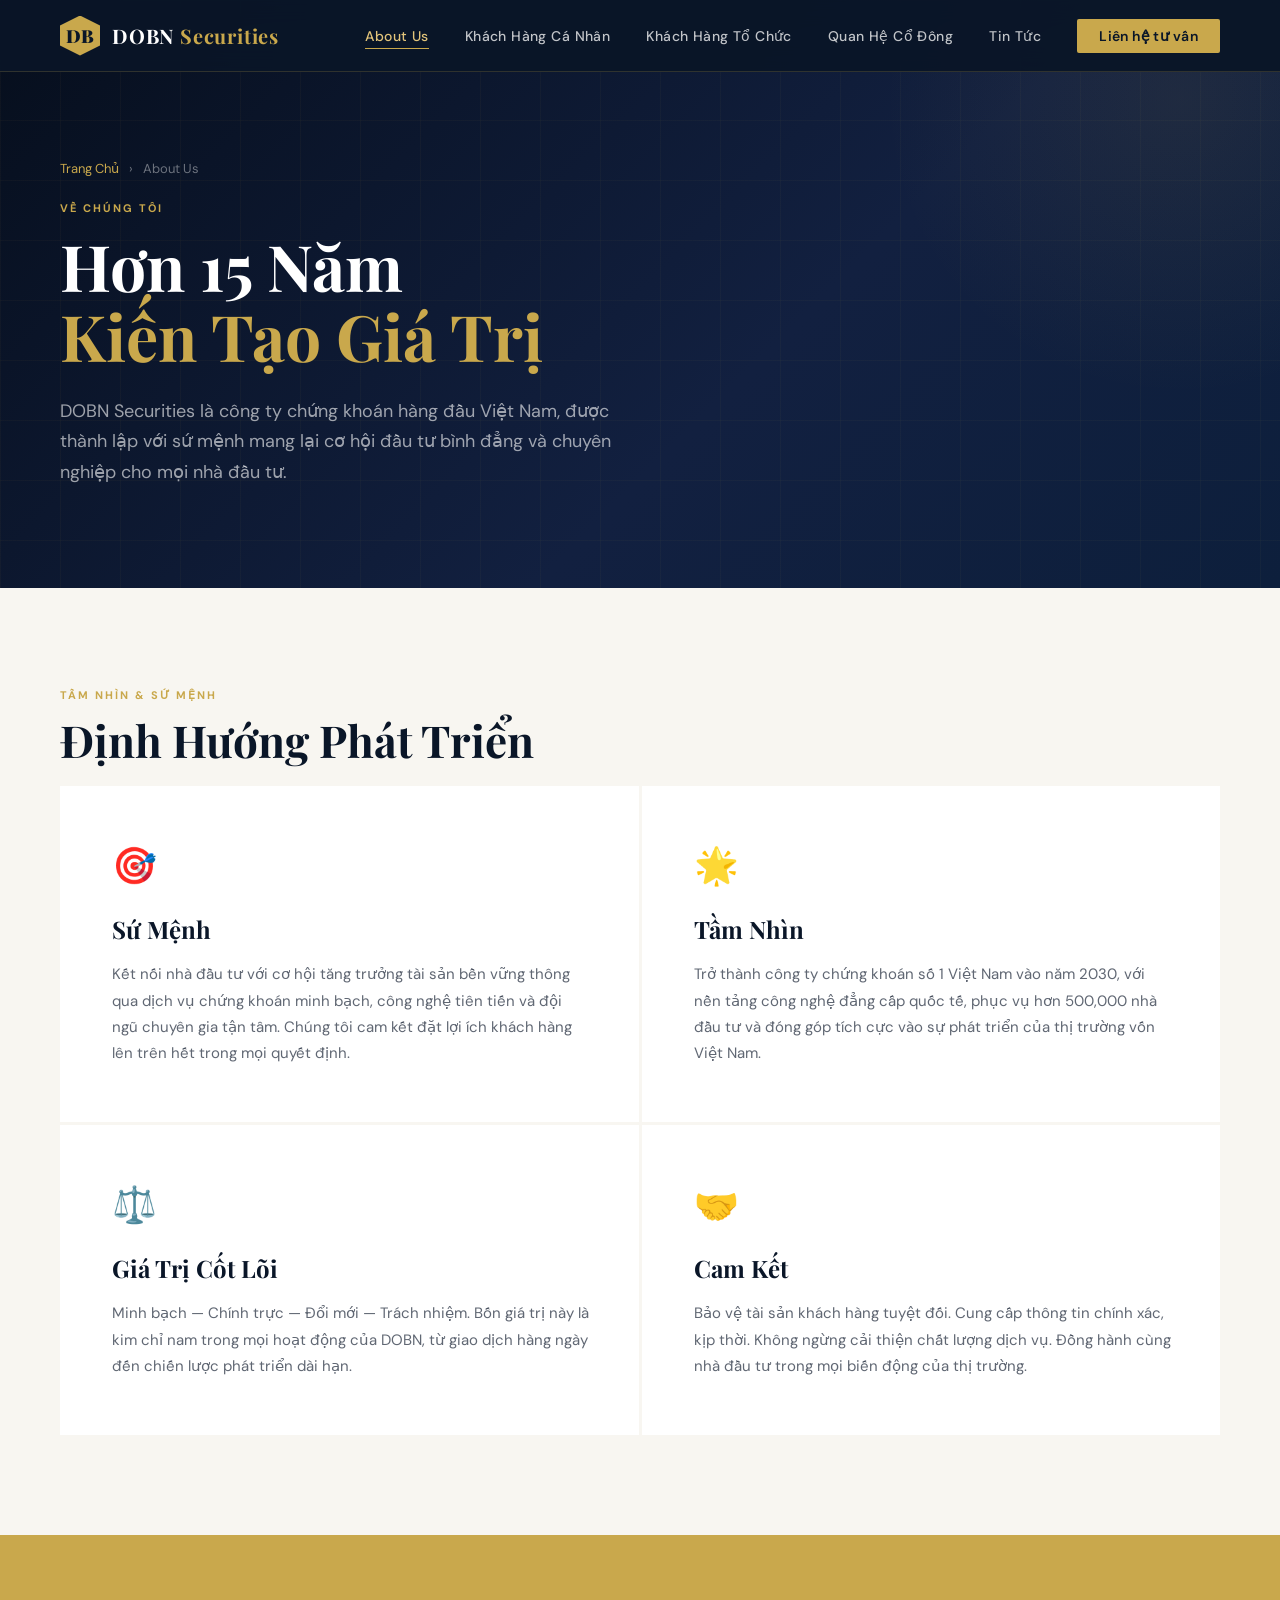
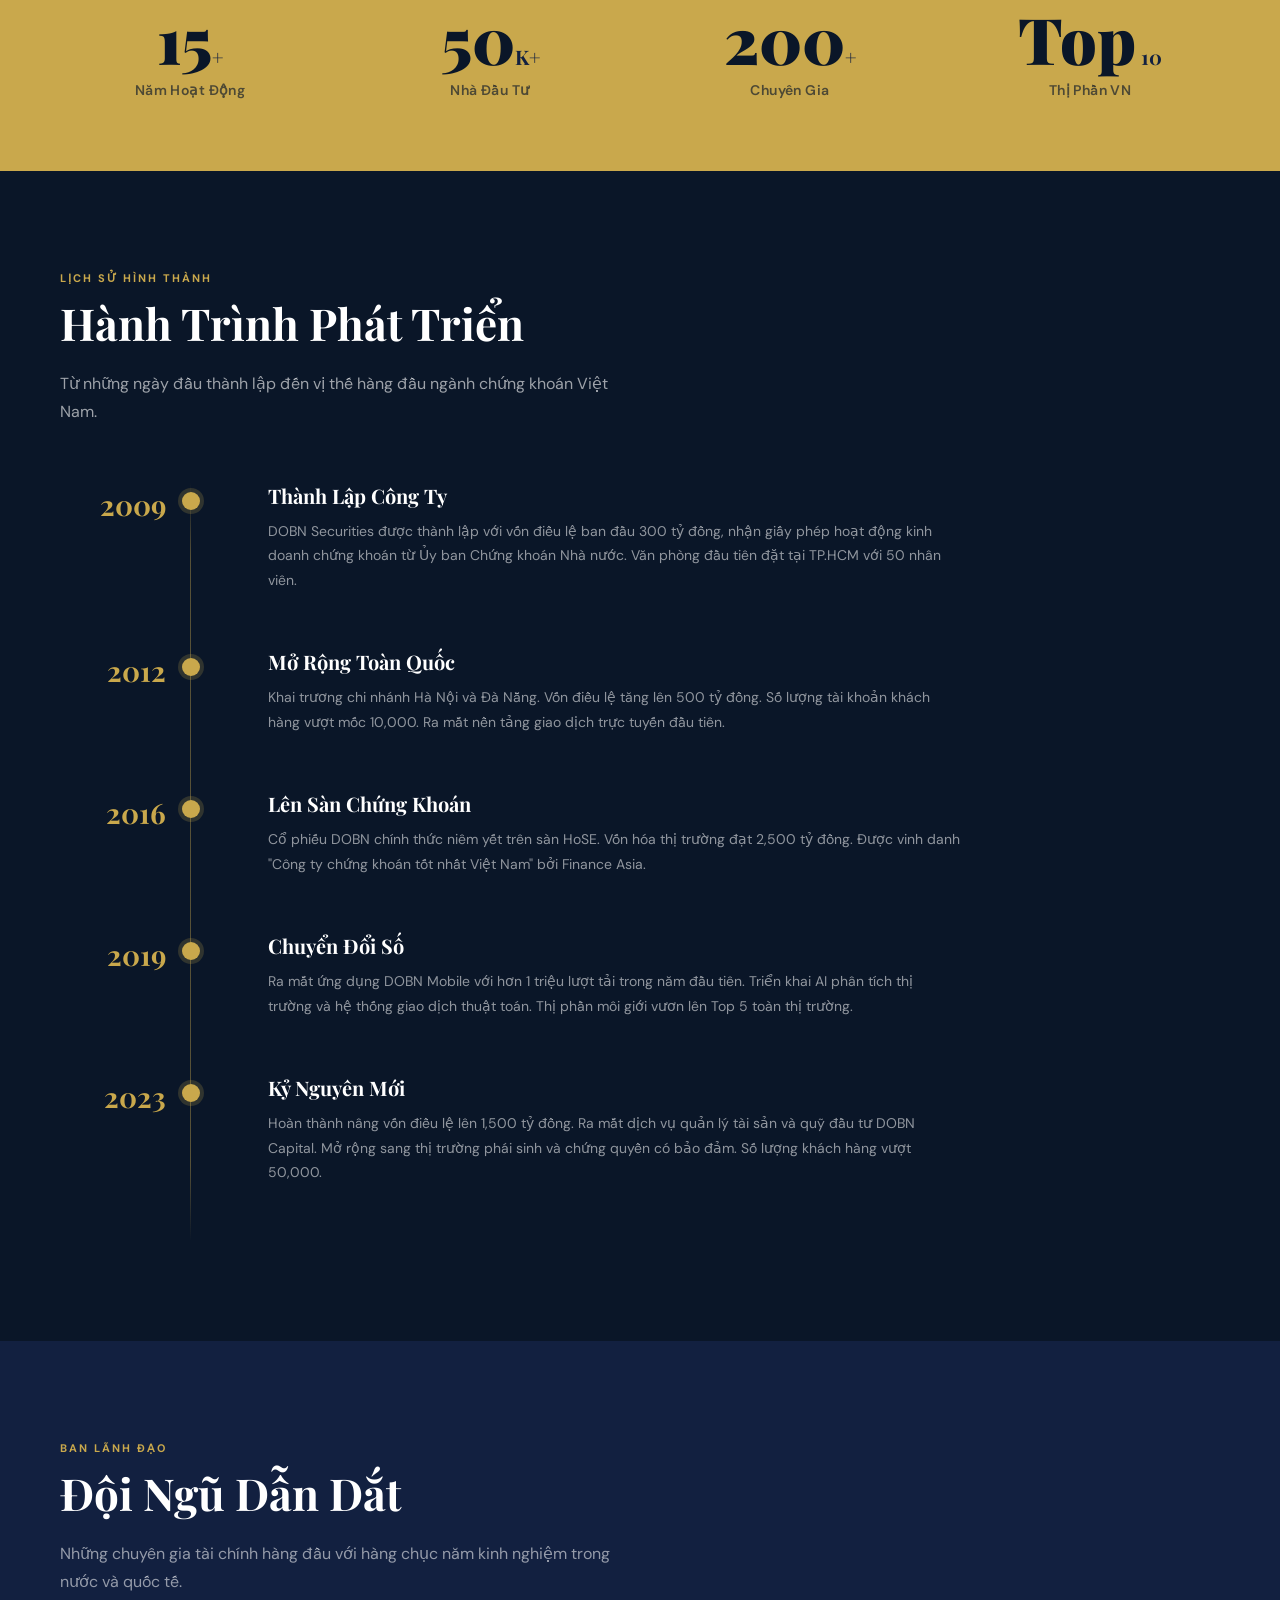
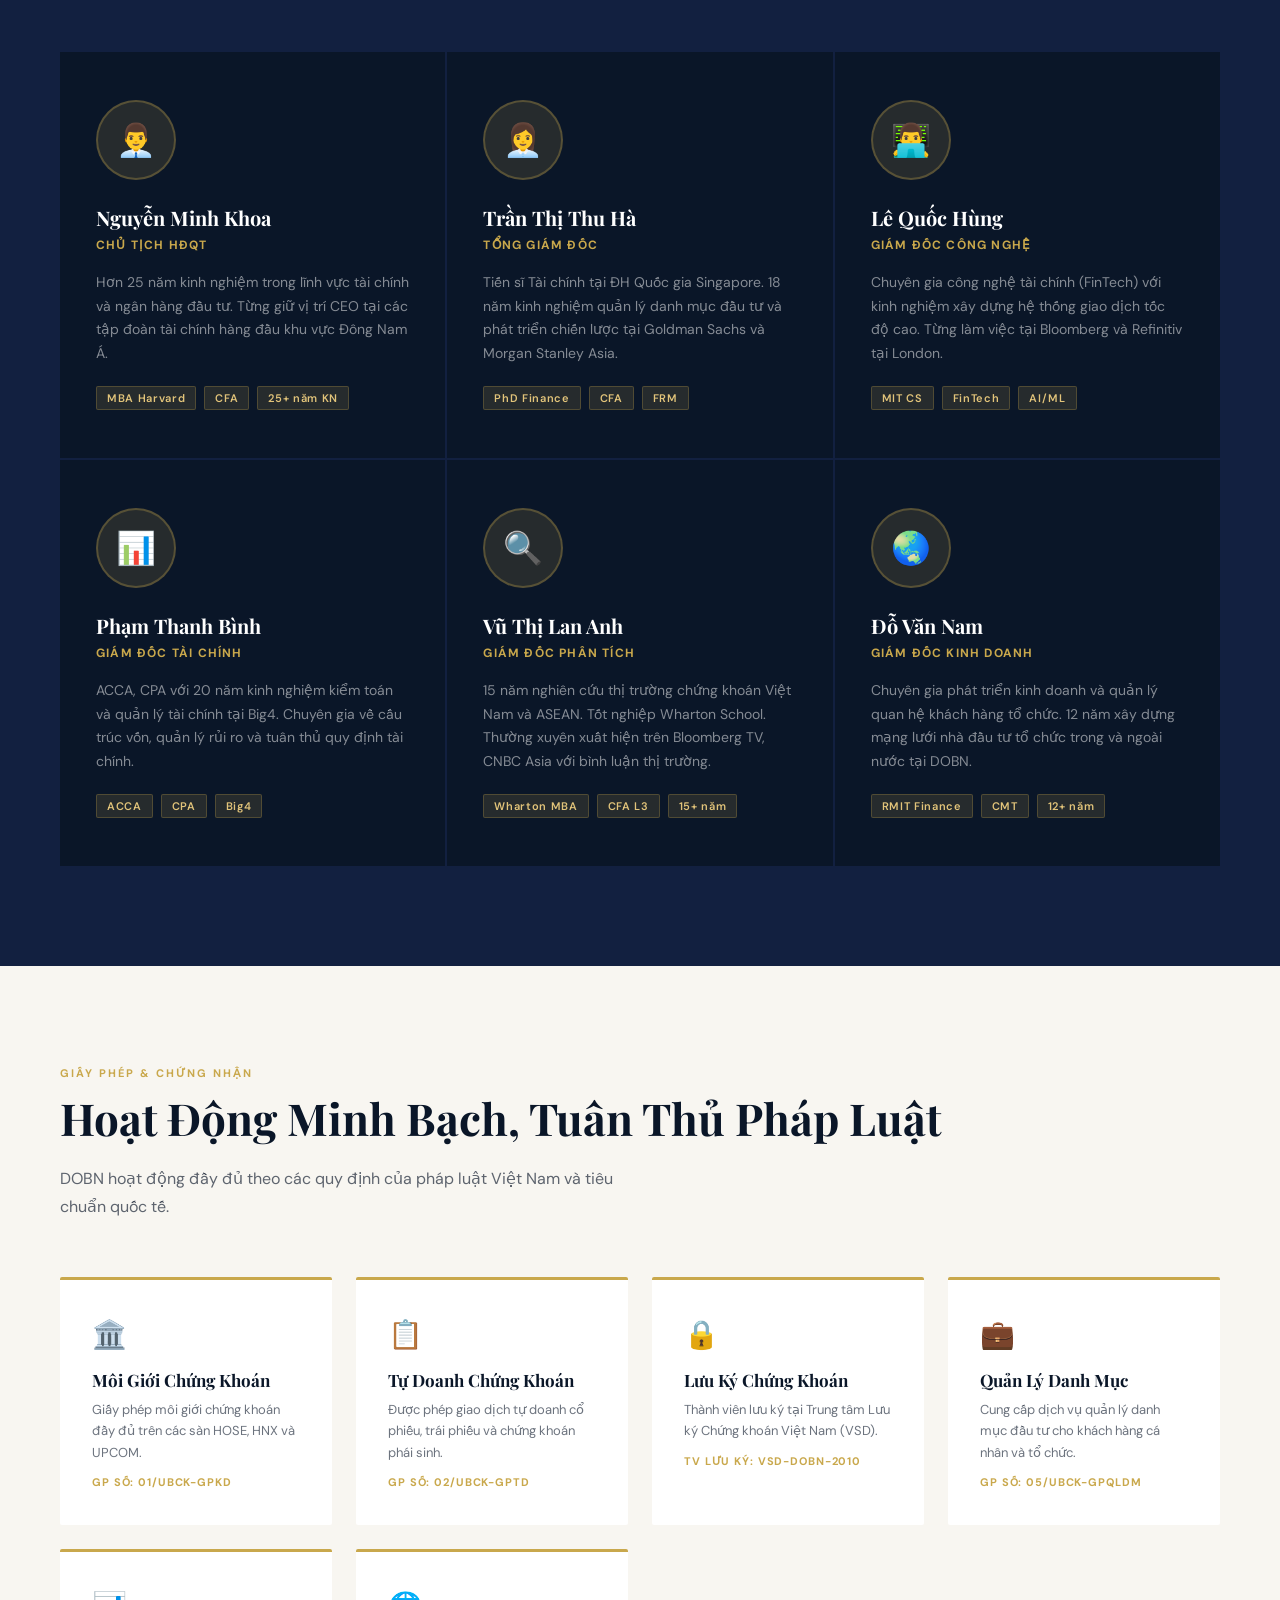
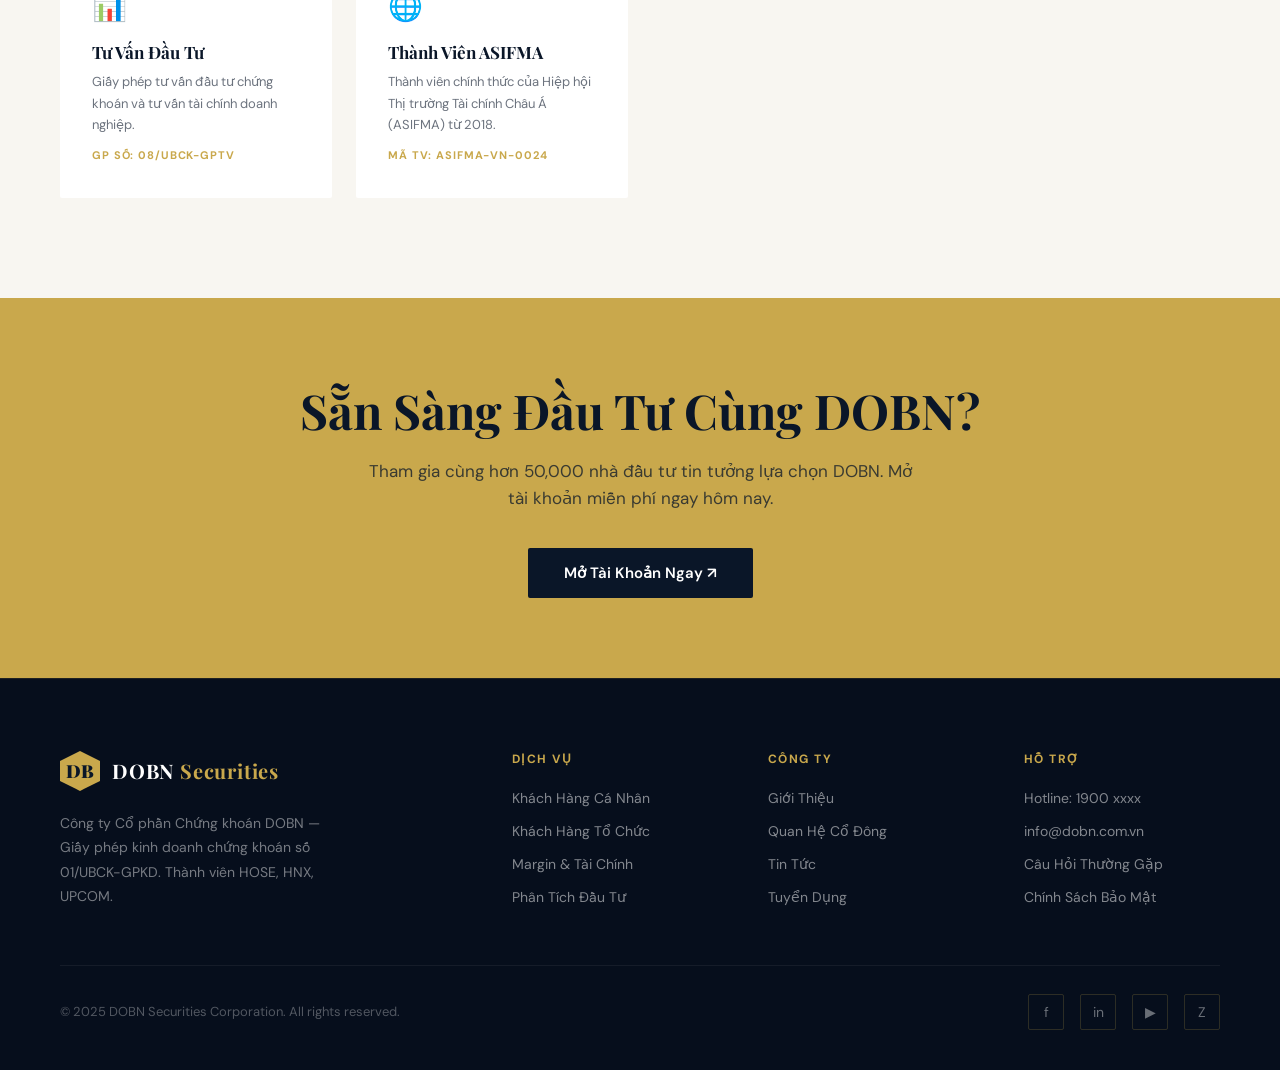
<file: abouts.html>
<!DOCTYPE html>
<html lang="vi">
<head>
  <meta charset="UTF-8"/>
  <meta name="viewport" content="width=device-width, initial-scale=1.0"/>
  <title>Về Chúng Tôi — DOBN Securities Corporation</title>
  <link href="https://fonts.googleapis.com/css2?family=Playfair+Display:wght@400;600;700;900&family=DM+Sans:wght@300;400;500;600&display=swap" rel="stylesheet"/>
  <style>
    :root {
      --navy: #0a1628;
      --navy-mid: #122040;
      --navy-light: #1a2f50;
      --gold: #c9a84c;
      --gold-light: #e2c47a;
      --gold-dim: rgba(201,168,76,0.15);
      --cream: #f5f0e8;
      --white: #ffffff;
      --gray: #8a8f9a;
      --light-bg: #f8f6f1;
    }
    *, *::before, *::after { margin: 0; padding: 0; box-sizing: border-box; }
    html { scroll-behavior: smooth; }
    body { font-family: 'DM Sans', sans-serif; background: var(--navy); color: var(--white); overflow-x: hidden; }

    /* ── NAV ── */
    nav {
      position: fixed; top: 0; left: 0; right: 0; z-index: 100;
      display: flex; align-items: center; justify-content: space-between;
      padding: 0 60px; height: 72px;
      background: rgba(10,22,40,0.95);
      backdrop-filter: blur(12px);
      border-bottom: 1px solid rgba(201,168,76,0.2);
      transition: background 0.3s;
    }
    .nav-logo { display: flex; align-items: center; gap: 12px; text-decoration: none; }
    .logo-box {
      width: 40px; height: 40px; background: var(--gold);
      display: flex; align-items: center; justify-content: center;
      font-family: 'Playfair Display', serif; font-weight: 900; font-size: 18px; color: var(--navy);
      clip-path: polygon(50% 0%,100% 25%,100% 75%,50% 100%,0% 75%,0% 25%);
    }
    .logo-text { font-family: 'Playfair Display', serif; font-size: 20px; font-weight: 700; color: var(--white); letter-spacing: 0.04em; }
    .logo-text span { color: var(--gold); }
    .nav-links { display: flex; align-items: center; gap: 36px; list-style: none; }
    .nav-links a {
      text-decoration: none; color: rgba(255,255,255,0.75); font-size: 14px; font-weight: 500;
      letter-spacing: 0.03em; position: relative; transition: color 0.25s;
    }
    .nav-links a::after {
      content: ''; position: absolute; bottom: -4px; left: 0; right: 0; height: 1px;
      background: var(--gold); transform: scaleX(0); transform-origin: left; transition: transform 0.3s;
    }
    .nav-links a:hover { color: var(--gold-light); }
    .nav-links a:hover::after { transform: scaleX(1); }
    .nav-links a.active { color: var(--gold-light); }
    .nav-links a.active::after { transform: scaleX(1); }
    .nav-cta {
      background: var(--gold); color: var(--navy) !important;
      padding: 8px 22px; border-radius: 2px; font-weight: 600 !important; transition: background 0.25s !important;
    }
    .nav-cta:hover { background: var(--gold-light) !important; }
    .nav-cta::after { display: none !important; }
    .hamburger { display: none; flex-direction: column; gap: 5px; cursor: pointer; padding: 4px; }
    .hamburger span { display: block; width: 24px; height: 2px; background: var(--white); }

    /* ── PAGE HERO ── */
    .page-hero {
      padding: 160px 60px 100px;
      position: relative; overflow: hidden;
      background: linear-gradient(135deg, #060e1c 0%, var(--navy-mid) 60%, #0d1f3c 100%);
    }
    .page-hero-grid {
      position: absolute; inset: 0;
      background-image: linear-gradient(rgba(201,168,76,0.04) 1px, transparent 1px),
                        linear-gradient(90deg, rgba(201,168,76,0.04) 1px, transparent 1px);
      background-size: 60px 60px;
    }
    .page-hero-glow {
      position: absolute; top: -200px; right: -200px;
      width: 600px; height: 600px; border-radius: 50%;
      background: radial-gradient(circle, rgba(201,168,76,0.08) 0%, transparent 70%);
    }
    .breadcrumb {
      display: flex; align-items: center; gap: 10px;
      font-size: 13px; color: rgba(255,255,255,0.4);
      margin-bottom: 24px; position: relative; z-index: 2;
    }
    .breadcrumb a { color: var(--gold); text-decoration: none; }
    .breadcrumb a:hover { color: var(--gold-light); }
    .page-hero-content { position: relative; z-index: 2; max-width: 720px; }
    .page-label {
      font-size: 11px; font-weight: 700; letter-spacing: 0.18em; text-transform: uppercase;
      color: var(--gold); margin-bottom: 16px;
    }
    .page-hero h1 {
      font-family: 'Playfair Display', serif;
      font-size: clamp(40px, 5vw, 68px); font-weight: 700; line-height: 1.1;
      margin-bottom: 24px;
    }
    .page-hero h1 em { font-style: normal; color: var(--gold); }
    .page-hero p { font-size: 18px; line-height: 1.7; color: rgba(255,255,255,0.6); max-width: 580px; }

    /* ── SECTION BASE ── */
    section { padding: 100px 60px; }
    .section-label { font-size: 11px; font-weight: 700; letter-spacing: 0.18em; text-transform: uppercase; color: var(--gold); margin-bottom: 12px; }
    .section-title { font-family: 'Playfair Display', serif; font-size: clamp(28px, 3.5vw, 44px); font-weight: 700; line-height: 1.2; margin-bottom: 20px; }
    .section-desc { font-size: 16px; line-height: 1.75; color: rgba(255,255,255,0.6); max-width: 560px; margin-bottom: 56px; }

    /* ── MISSION ── */
    .mission { background: var(--light-bg); color: var(--navy); padding: 100px 60px; }
    .mission .section-label { color: var(--gold); }
    .mission .section-title { color: var(--navy); }
    .mission-grid { display: grid; grid-template-columns: 1fr 1fr; gap: 3px; }
    .mission-card {
      background: var(--white); padding: 56px 48px;
      border-left: 4px solid transparent; transition: border-color 0.3s, transform 0.3s;
    }
    .mission-card:hover { border-color: var(--gold); transform: translateX(4px); }
    .mission-icon { font-size: 36px; margin-bottom: 24px; display: block; }
    .mission-card h3 { font-family: 'Playfair Display', serif; font-size: 24px; font-weight: 700; color: var(--navy); margin-bottom: 16px; }
    .mission-card p { font-size: 15px; line-height: 1.75; color: rgba(10,22,40,0.65); }

    /* ── HISTORY TIMELINE ── */
    .history { background: var(--navy); }
    .timeline { position: relative; max-width: 900px; }
    .timeline::before {
      content: ''; position: absolute; left: 130px; top: 0; bottom: 0; width: 1px;
      background: linear-gradient(to bottom, transparent, rgba(201,168,76,0.4) 10%, rgba(201,168,76,0.4) 90%, transparent);
    }
    .tl-item {
      display: flex; gap: 48px; align-items: flex-start;
      padding: 0 0 56px; position: relative;
      opacity: 0; transform: translateX(-30px);
      transition: opacity 0.6s, transform 0.6s;
    }
    .tl-item.visible { opacity: 1; transform: none; }
    .tl-year {
      width: 130px; flex-shrink: 0;
      font-family: 'Playfair Display', serif;
      font-size: 28px; font-weight: 700; color: var(--gold);
      text-align: right; padding-right: 24px; padding-top: 4px;
    }
    .tl-dot {
      position: absolute; left: 122px; top: 10px;
      width: 18px; height: 18px; border-radius: 50%;
      background: var(--gold);
      box-shadow: 0 0 0 4px rgba(201,168,76,0.2);
    }
    .tl-content { flex: 1; padding-left: 30px; }
    .tl-content h3 { font-family: 'Playfair Display', serif; font-size: 20px; font-weight: 700; color: var(--white); margin-bottom: 10px; }
    .tl-content p { font-size: 14px; line-height: 1.75; color: rgba(255,255,255,0.55); }

    /* ── STATS ── */
    .stats-band { background: var(--gold); padding: 72px 60px; }
    .stats-grid { display: grid; grid-template-columns: repeat(4,1fr); gap: 40px; text-align: center; }
    .stat-item .num {
      font-family: 'Playfair Display', serif;
      font-size: clamp(40px, 5vw, 64px); font-weight: 900; color: var(--navy); line-height: 1;
    }
    .stat-item .unit { font-size: 20px; font-weight: 700; color: var(--navy-mid); }
    .stat-item .lbl { font-size: 14px; font-weight: 600; color: rgba(10,22,40,0.65); margin-top: 10px; letter-spacing: 0.03em; }

    /* ── LEADERSHIP ── */
    .leadership { background: var(--navy-mid); }
    .leadership .section-desc { color: rgba(255,255,255,0.55); }
    .team-grid { display: grid; grid-template-columns: repeat(3,1fr); gap: 2px; }
    .team-card {
      background: var(--navy); padding: 48px 36px;
      position: relative; overflow: hidden;
      transition: transform 0.3s;
    }
    .team-card:hover { transform: translateY(-6px); }
    .team-card::after {
      content: ''; position: absolute; bottom: 0; left: 0; right: 0; height: 3px;
      background: var(--gold); transform: scaleX(0); transform-origin: left; transition: transform 0.35s;
    }
    .team-card:hover::after { transform: scaleX(1); }
    .team-avatar {
      width: 80px; height: 80px; border-radius: 50%;
      background: var(--gold-dim); border: 2px solid rgba(201,168,76,0.3);
      display: flex; align-items: center; justify-content: center;
      font-size: 32px; margin-bottom: 24px;
    }
    .team-name { font-family: 'Playfair Display', serif; font-size: 20px; font-weight: 700; color: var(--white); margin-bottom: 6px; }
    .team-role { font-size: 12px; font-weight: 700; color: var(--gold); letter-spacing: 0.1em; text-transform: uppercase; margin-bottom: 18px; }
    .team-bio { font-size: 14px; line-height: 1.7; color: rgba(255,255,255,0.5); }
    .team-badges { display: flex; gap: 8px; flex-wrap: wrap; margin-top: 20px; }
    .badge-tag {
      font-size: 11px; font-weight: 600; padding: 4px 10px;
      background: var(--gold-dim); border: 1px solid rgba(201,168,76,0.25);
      color: var(--gold-light); border-radius: 2px; letter-spacing: 0.06em;
    }

    /* ── LICENSES ── */
    .licenses { background: var(--light-bg); color: var(--navy); }
    .licenses .section-label { color: var(--gold); }
    .licenses .section-title { color: var(--navy); }
    .licenses .section-desc { color: rgba(10,22,40,0.65); }
    .license-grid { display: grid; grid-template-columns: repeat(auto-fit, minmax(260px,1fr)); gap: 24px; }
    .license-card {
      background: var(--white); padding: 36px 32px;
      border-radius: 2px; border-top: 3px solid var(--gold);
      transition: box-shadow 0.3s, transform 0.3s;
    }
    .license-card:hover { box-shadow: 0 16px 40px rgba(10,22,40,0.1); transform: translateY(-4px); }
    .license-icon { font-size: 28px; margin-bottom: 16px; }
    .license-card h4 { font-family: 'Playfair Display', serif; font-size: 17px; font-weight: 700; color: var(--navy); margin-bottom: 8px; }
    .license-card p { font-size: 13px; line-height: 1.65; color: rgba(10,22,40,0.6); }
    .license-num { font-size: 11px; font-weight: 700; color: var(--gold); margin-top: 12px; letter-spacing: 0.08em; }

    /* ── CTA BANNER ── */
    .cta-banner { background: var(--gold); padding: 80px 60px; text-align: center; }
    .cta-banner h2 { font-family: 'Playfair Display', serif; font-size: clamp(28px,4vw,48px); font-weight: 700; color: var(--navy); margin-bottom: 16px; }
    .cta-banner p { font-size: 17px; color: rgba(10,22,40,0.75); max-width: 560px; margin: 0 auto 36px; line-height: 1.6; }
    .btn-dark { display: inline-flex; align-items: center; gap: 10px; background: var(--navy); color: var(--white); padding: 15px 36px; border-radius: 2px; font-weight: 600; font-size: 15px; text-decoration: none; transition: background 0.2s; }
    .btn-dark:hover { background: var(--navy-mid); }

    /* ── FOOTER ── */
    footer { background: #060e1c; padding: 72px 60px 40px; border-top: 1px solid rgba(201,168,76,0.12); }
    .footer-top { display: grid; grid-template-columns: 2fr 1fr 1fr 1fr; gap: 60px; margin-bottom: 56px; }
    .footer-brand p { font-size: 14px; line-height: 1.75; color: rgba(255,255,255,0.45); margin-top: 20px; max-width: 280px; }
    .footer-col h4 { font-size: 12px; font-weight: 700; letter-spacing: 0.12em; text-transform: uppercase; color: var(--gold); margin-bottom: 20px; }
    .footer-col ul { list-style: none; display: flex; flex-direction: column; gap: 12px; }
    .footer-col ul a { font-size: 14px; color: rgba(255,255,255,0.5); text-decoration: none; transition: color 0.2s; }
    .footer-col ul a:hover { color: var(--gold-light); }
    .footer-bottom { padding-top: 28px; border-top: 1px solid rgba(255,255,255,0.06); display: flex; align-items: center; justify-content: space-between; }
    .footer-bottom p { font-size: 13px; color: rgba(255,255,255,0.3); }
    .footer-socials { display: flex; gap: 16px; }
    .social-btn { width: 36px; height: 36px; border: 1px solid rgba(201,168,76,0.2); border-radius: 2px; display: flex; align-items: center; justify-content: center; color: rgba(255,255,255,0.4); font-size: 14px; cursor: pointer; transition: border-color 0.2s, color 0.2s; text-decoration: none; }
    .social-btn:hover { border-color: var(--gold); color: var(--gold); }

    /* ── ANIMATIONS ── */
    @keyframes fadeUp { from { opacity: 0; transform: translateY(40px); } to { opacity: 1; transform: translateY(0); } }
    .reveal { opacity: 0; transform: translateY(30px); transition: opacity 0.7s, transform 0.7s; }
    .reveal.visible { opacity: 1; transform: none; }

    @media (max-width: 900px) {
      nav { padding: 0 24px; }
      .nav-links { display: none; }
      .hamburger { display: flex; }
      .page-hero { padding: 120px 24px 72px; }
      section, .mission, .stats-band, .licenses, .leadership { padding: 72px 24px; }
      .mission-grid { grid-template-columns: 1fr; gap: 1px; }
      .stats-grid { grid-template-columns: 1fr 1fr; gap: 32px; }
      .team-grid { grid-template-columns: 1fr; gap: 1px; }
      .footer-top { grid-template-columns: 1fr 1fr; gap: 40px; }
      .footer-bottom { flex-direction: column; gap: 16px; text-align: center; }
      .timeline::before { left: 0; }
      .tl-item { flex-direction: column; gap: 8px; padding-left: 28px; }
      .tl-year { width: auto; text-align: left; padding: 0; font-size: 22px; }
      .tl-dot { left: -8px; }
      .tl-content { padding-left: 0; }
      .cta-banner { padding: 60px 24px; }
      footer { padding: 60px 24px 32px; }
    }
  </style>
</head>
<body>

<!-- NAV -->
<nav id="mainNav">
  <a href="home.html" class="nav-logo">
    <div class="logo-box">DB</div>
    <span class="logo-text">DOBN <span>Securities</span></span>
  </a>
  <ul class="nav-links">
    <li><a href="about.html" class="active">About Us</a></li>
    <li><a href="individual.html">Khách Hàng Cá Nhân</a></li>
    <li><a href="institutional.html">Khách Hàng Tổ Chức</a></li>
    <li><a href="shareholder.html">Quan Hệ Cổ Đông</a></li>
    <li><a href="news.html">Tin Tức</a></li>
    <li><a href="individual.html" class="nav-cta">Liên hệ tư vấn</a></li>
  </ul>
  <div class="hamburger" onclick="toggleMenu()">
    <span></span><span></span><span></span>
  </div>
</nav>

<!-- PAGE HERO -->
<div class="page-hero">
  <div class="page-hero-grid"></div>
  <div class="page-hero-glow"></div>
  <div class="page-hero-content" style="animation: fadeUp 0.9s ease both;">
    <div class="breadcrumb">
      <a href="home.html">Trang Chủ</a>
      <span>›</span>
      <span>About Us</span>
    </div>
    <div class="page-label">Về Chúng Tôi</div>
    <h1>Hơn 15 Năm<br/><em>Kiến Tạo Giá Trị</em></h1>
    <p>DOBN Securities là công ty chứng khoán hàng đầu Việt Nam, được thành lập với sứ mệnh mang lại cơ hội đầu tư bình đẳng và chuyên nghiệp cho mọi nhà đầu tư.</p>
  </div>
</div>

<!-- MISSION & VISION -->
<section class="mission reveal">
  <div class="section-label">Tầm Nhìn & Sứ Mệnh</div>
  <div class="section-title" style="color:var(--navy)">Định Hướng Phát Triển</div>
  <div class="mission-grid">
    <div class="mission-card">
      <span class="mission-icon">🎯</span>
      <h3>Sứ Mệnh</h3>
      <p>Kết nối nhà đầu tư với cơ hội tăng trưởng tài sản bền vững thông qua dịch vụ chứng khoán minh bạch, công nghệ tiên tiến và đội ngũ chuyên gia tận tâm. Chúng tôi cam kết đặt lợi ích khách hàng lên trên hết trong mọi quyết định.</p>
    </div>
    <div class="mission-card">
      <span class="mission-icon">🌟</span>
      <h3>Tầm Nhìn</h3>
      <p>Trở thành công ty chứng khoán số 1 Việt Nam vào năm 2030, với nền tảng công nghệ đẳng cấp quốc tế, phục vụ hơn 500,000 nhà đầu tư và đóng góp tích cực vào sự phát triển của thị trường vốn Việt Nam.</p>
    </div>
    <div class="mission-card">
      <span class="mission-icon">⚖️</span>
      <h3>Giá Trị Cốt Lõi</h3>
      <p>Minh bạch — Chính trực — Đổi mới — Trách nhiệm. Bốn giá trị này là kim chỉ nam trong mọi hoạt động của DOBN, từ giao dịch hàng ngày đến chiến lược phát triển dài hạn.</p>
    </div>
    <div class="mission-card">
      <span class="mission-icon">🤝</span>
      <h3>Cam Kết</h3>
      <p>Bảo vệ tài sản khách hàng tuyệt đối. Cung cấp thông tin chính xác, kịp thời. Không ngừng cải thiện chất lượng dịch vụ. Đồng hành cùng nhà đầu tư trong mọi biến động của thị trường.</p>
    </div>
  </div>
</section>

<!-- STATS -->
<div class="stats-band reveal">
  <div class="stats-grid">
    <div class="stat-item">
      <div class="num">15<span class="unit">+</span></div>
      <div class="lbl">Năm Hoạt Động</div>
    </div>
    <div class="stat-item">
      <div class="num">50<span class="unit">K+</span></div>
      <div class="lbl">Nhà Đầu Tư</div>
    </div>
    <div class="stat-item">
      <div class="num">200<span class="unit">+</span></div>
      <div class="lbl">Chuyên Gia</div>
    </div>
    <div class="stat-item">
      <div class="num">Top<span class="unit"> 10</span></div>
      <div class="lbl">Thị Phần VN</div>
    </div>
  </div>
</div>

<!-- HISTORY TIMELINE -->
<section class="history reveal">
  <div class="section-label">Lịch Sử Hình Thành</div>
  <div class="section-title">Hành Trình Phát Triển</div>
  <div class="section-desc">Từ những ngày đầu thành lập đến vị thế hàng đầu ngành chứng khoán Việt Nam.</div>

  <div class="timeline">
    <div class="tl-item">
      <div class="tl-year">2009</div>
      <div class="tl-dot"></div>
      <div class="tl-content">
        <h3>Thành Lập Công Ty</h3>
        <p>DOBN Securities được thành lập với vốn điều lệ ban đầu 300 tỷ đồng, nhận giấy phép hoạt động kinh doanh chứng khoán từ Ủy ban Chứng khoán Nhà nước. Văn phòng đầu tiên đặt tại TP.HCM với 50 nhân viên.</p>
      </div>
    </div>
    <div class="tl-item">
      <div class="tl-year">2012</div>
      <div class="tl-dot"></div>
      <div class="tl-content">
        <h3>Mở Rộng Toàn Quốc</h3>
        <p>Khai trương chi nhánh Hà Nội và Đà Nẵng. Vốn điều lệ tăng lên 500 tỷ đồng. Số lượng tài khoản khách hàng vượt mốc 10,000. Ra mắt nền tảng giao dịch trực tuyến đầu tiên.</p>
      </div>
    </div>
    <div class="tl-item">
      <div class="tl-year">2016</div>
      <div class="tl-dot"></div>
      <div class="tl-content">
        <h3>Lên Sàn Chứng Khoán</h3>
        <p>Cổ phiếu DOBN chính thức niêm yết trên sàn HoSE. Vốn hóa thị trường đạt 2,500 tỷ đồng. Được vinh danh "Công ty chứng khoán tốt nhất Việt Nam" bởi Finance Asia.</p>
      </div>
    </div>
    <div class="tl-item">
      <div class="tl-year">2019</div>
      <div class="tl-dot"></div>
      <div class="tl-content">
        <h3>Chuyển Đổi Số</h3>
        <p>Ra mắt ứng dụng DOBN Mobile với hơn 1 triệu lượt tải trong năm đầu tiên. Triển khai AI phân tích thị trường và hệ thống giao dịch thuật toán. Thị phần môi giới vươn lên Top 5 toàn thị trường.</p>
      </div>
    </div>
    <div class="tl-item">
      <div class="tl-year">2023</div>
      <div class="tl-dot"></div>
      <div class="tl-content">
        <h3>Kỷ Nguyên Mới</h3>
        <p>Hoàn thành nâng vốn điều lệ lên 1,500 tỷ đồng. Ra mắt dịch vụ quản lý tài sản và quỹ đầu tư DOBN Capital. Mở rộng sang thị trường phái sinh và chứng quyền có bảo đảm. Số lượng khách hàng vượt 50,000.</p>
      </div>
    </div>
  </div>
</section>

<!-- LEADERSHIP -->
<section class="leadership reveal">
  <div class="section-label">Ban Lãnh Đạo</div>
  <div class="section-title">Đội Ngũ Dẫn Dắt</div>
  <div class="section-desc">Những chuyên gia tài chính hàng đầu với hàng chục năm kinh nghiệm trong nước và quốc tế.</div>

  <div class="team-grid">
    <div class="team-card">
      <div class="team-avatar">👨‍💼</div>
      <div class="team-name">Nguyễn Minh Khoa</div>
      <div class="team-role">Chủ Tịch HĐQT</div>
      <div class="team-bio">Hơn 25 năm kinh nghiệm trong lĩnh vực tài chính và ngân hàng đầu tư. Từng giữ vị trí CEO tại các tập đoàn tài chính hàng đầu khu vực Đông Nam Á.</div>
      <div class="team-badges"><span class="badge-tag">MBA Harvard</span><span class="badge-tag">CFA</span><span class="badge-tag">25+ năm KN</span></div>
    </div>
    <div class="team-card">
      <div class="team-avatar">👩‍💼</div>
      <div class="team-name">Trần Thị Thu Hà</div>
      <div class="team-role">Tổng Giám Đốc</div>
      <div class="team-bio">Tiến sĩ Tài chính tại ĐH Quốc gia Singapore. 18 năm kinh nghiệm quản lý danh mục đầu tư và phát triển chiến lược tại Goldman Sachs và Morgan Stanley Asia.</div>
      <div class="team-badges"><span class="badge-tag">PhD Finance</span><span class="badge-tag">CFA</span><span class="badge-tag">FRM</span></div>
    </div>
    <div class="team-card">
      <div class="team-avatar">👨‍💻</div>
      <div class="team-name">Lê Quốc Hùng</div>
      <div class="team-role">Giám Đốc Công Nghệ</div>
      <div class="team-bio">Chuyên gia công nghệ tài chính (FinTech) với kinh nghiệm xây dựng hệ thống giao dịch tốc độ cao. Từng làm việc tại Bloomberg và Refinitiv tại London.</div>
      <div class="team-badges"><span class="badge-tag">MIT CS</span><span class="badge-tag">FinTech</span><span class="badge-tag">AI/ML</span></div>
    </div>
    <div class="team-card">
      <div class="team-avatar">📊</div>
      <div class="team-name">Phạm Thanh Bình</div>
      <div class="team-role">Giám Đốc Tài Chính</div>
      <div class="team-bio">ACCA, CPA với 20 năm kinh nghiệm kiểm toán và quản lý tài chính tại Big4. Chuyên gia về cấu trúc vốn, quản lý rủi ro và tuân thủ quy định tài chính.</div>
      <div class="team-badges"><span class="badge-tag">ACCA</span><span class="badge-tag">CPA</span><span class="badge-tag">Big4</span></div>
    </div>
    <div class="team-card">
      <div class="team-avatar">🔍</div>
      <div class="team-name">Vũ Thị Lan Anh</div>
      <div class="team-role">Giám Đốc Phân Tích</div>
      <div class="team-bio">15 năm nghiên cứu thị trường chứng khoán Việt Nam và ASEAN. Tốt nghiệp Wharton School. Thường xuyên xuất hiện trên Bloomberg TV, CNBC Asia với bình luận thị trường.</div>
      <div class="team-badges"><span class="badge-tag">Wharton MBA</span><span class="badge-tag">CFA L3</span><span class="badge-tag">15+ năm</span></div>
    </div>
    <div class="team-card">
      <div class="team-avatar">🌏</div>
      <div class="team-name">Đỗ Văn Nam</div>
      <div class="team-role">Giám Đốc Kinh Doanh</div>
      <div class="team-bio">Chuyên gia phát triển kinh doanh và quản lý quan hệ khách hàng tổ chức. 12 năm xây dựng mạng lưới nhà đầu tư tổ chức trong và ngoài nước tại DOBN.</div>
      <div class="team-badges"><span class="badge-tag">RMIT Finance</span><span class="badge-tag">CMT</span><span class="badge-tag">12+ năm</span></div>
    </div>
  </div>
</section>

<!-- LICENSES -->
<section class="licenses reveal">
  <div class="section-label">Giấy Phép & Chứng Nhận</div>
  <div class="section-title">Hoạt Động Minh Bạch, Tuân Thủ Pháp Luật</div>
  <div class="section-desc" style="color:rgba(10,22,40,0.65)">DOBN hoạt động đầy đủ theo các quy định của pháp luật Việt Nam và tiêu chuẩn quốc tế.</div>

  <div class="license-grid">
    <div class="license-card">
      <div class="license-icon">🏛️</div>
      <h4>Môi Giới Chứng Khoán</h4>
      <p>Giấy phép môi giới chứng khoán đầy đủ trên các sàn HOSE, HNX và UPCOM.</p>
      <div class="license-num">GP SỐ: 01/UBCK-GPKD</div>
    </div>
    <div class="license-card">
      <div class="license-icon">📋</div>
      <h4>Tự Doanh Chứng Khoán</h4>
      <p>Được phép giao dịch tự doanh cổ phiếu, trái phiếu và chứng khoán phái sinh.</p>
      <div class="license-num">GP SỐ: 02/UBCK-GPTD</div>
    </div>
    <div class="license-card">
      <div class="license-icon">🔒</div>
      <h4>Lưu Ký Chứng Khoán</h4>
      <p>Thành viên lưu ký tại Trung tâm Lưu ký Chứng khoán Việt Nam (VSD).</p>
      <div class="license-num">TV LƯU KÝ: VSD-DOBN-2010</div>
    </div>
    <div class="license-card">
      <div class="license-icon">💼</div>
      <h4>Quản Lý Danh Mục</h4>
      <p>Cung cấp dịch vụ quản lý danh mục đầu tư cho khách hàng cá nhân và tổ chức.</p>
      <div class="license-num">GP SỐ: 05/UBCK-GPQLDM</div>
    </div>
    <div class="license-card">
      <div class="license-icon">📊</div>
      <h4>Tư Vấn Đầu Tư</h4>
      <p>Giấy phép tư vấn đầu tư chứng khoán và tư vấn tài chính doanh nghiệp.</p>
      <div class="license-num">GP SỐ: 08/UBCK-GPTV</div>
    </div>
    <div class="license-card">
      <div class="license-icon">🌐</div>
      <h4>Thành Viên ASIFMA</h4>
      <p>Thành viên chính thức của Hiệp hội Thị trường Tài chính Châu Á (ASIFMA) từ 2018.</p>
      <div class="license-num">MÃ TV: ASIFMA-VN-0024</div>
    </div>
  </div>
</section>

<!-- CTA -->
<div class="cta-banner reveal">
  <h2>Sẵn Sàng Đầu Tư Cùng DOBN?</h2>
  <p>Tham gia cùng hơn 50,000 nhà đầu tư tin tưởng lựa chọn DOBN. Mở tài khoản miễn phí ngay hôm nay.</p>
  <a href="individual.html" class="btn-dark">Mở Tài Khoản Ngay ↗</a>
</div>

<!-- FOOTER -->
<footer>
  <div class="footer-top">
    <div class="footer-brand">
      <a href="home.html" class="nav-logo">
        <div class="logo-box">DB</div>
        <span class="logo-text">DOBN <span>Securities</span></span>
      </a>
      <p>Công ty Cổ phần Chứng khoán DOBN — Giấy phép kinh doanh chứng khoán số 01/UBCK-GPKD. Thành viên HOSE, HNX, UPCOM.</p>
    </div>
    <div class="footer-col">
      <h4>Dịch Vụ</h4>
      <ul>
        <li><a href="individual.html">Khách Hàng Cá Nhân</a></li>
        <li><a href="institutional.html">Khách Hàng Tổ Chức</a></li>
        <li><a href="individual.html">Margin & Tài Chính</a></li>
        <li><a href="individual.html">Phân Tích Đầu Tư</a></li>
      </ul>
    </div>
    <div class="footer-col">
      <h4>Công Ty</h4>
      <ul>
        <li><a href="about.html">Giới Thiệu</a></li>
        <li><a href="shareholder.html">Quan Hệ Cổ Đông</a></li>
        <li><a href="news.html">Tin Tức</a></li>
        <li><a href="about.html">Tuyển Dụng</a></li>
      </ul>
    </div>
    <div class="footer-col">
      <h4>Hỗ Trợ</h4>
      <ul>
        <li><a href="#">Hotline: 1900 xxxx</a></li>
        <li><a href="#">info@dobn.com.vn</a></li>
        <li><a href="#">Câu Hỏi Thường Gặp</a></li>
        <li><a href="#">Chính Sách Bảo Mật</a></li>
      </ul>
    </div>
  </div>
  <div class="footer-bottom">
    <p>© 2025 DOBN Securities Corporation. All rights reserved.</p>
    <div class="footer-socials">
      <a href="#" class="social-btn">f</a>
      <a href="#" class="social-btn">in</a>
      <a href="#" class="social-btn">▶</a>
      <a href="#" class="social-btn">Z</a>
    </div>
  </div>
</footer>

<script>
  const reveals = document.querySelectorAll('.reveal, .tl-item');
  const io = new IntersectionObserver(entries => {
    entries.forEach((e, i) => {
      if (e.isIntersecting) {
        setTimeout(() => e.target.classList.add('visible'), e.target.classList.contains('tl-item') ? 0 : 0);
        e.target.classList.add('visible');
        io.unobserve(e.target);
      }
    });
  }, { threshold: 0.1 });
  reveals.forEach(r => io.observe(r));

  // Stagger timeline items
  document.querySelectorAll('.tl-item').forEach((el, i) => {
    el.style.transitionDelay = (i * 0.1) + 's';
  });

  function toggleMenu() {
    const links = document.querySelector('.nav-links');
    links.style.cssText = links.style.display === 'flex' ? '' :
      'display:flex;flex-direction:column;position:fixed;top:72px;left:0;right:0;background:#0a1628;padding:24px;gap:20px;border-bottom:1px solid rgba(201,168,76,0.2);z-index:99;';
  }

  window.addEventListener('scroll', () => {
    document.querySelector('nav').style.background =
      window.scrollY > 40 ? 'rgba(6,14,28,0.98)' : 'rgba(10,22,40,0.95)';
  });
</script>
</body>
</html>
</file>
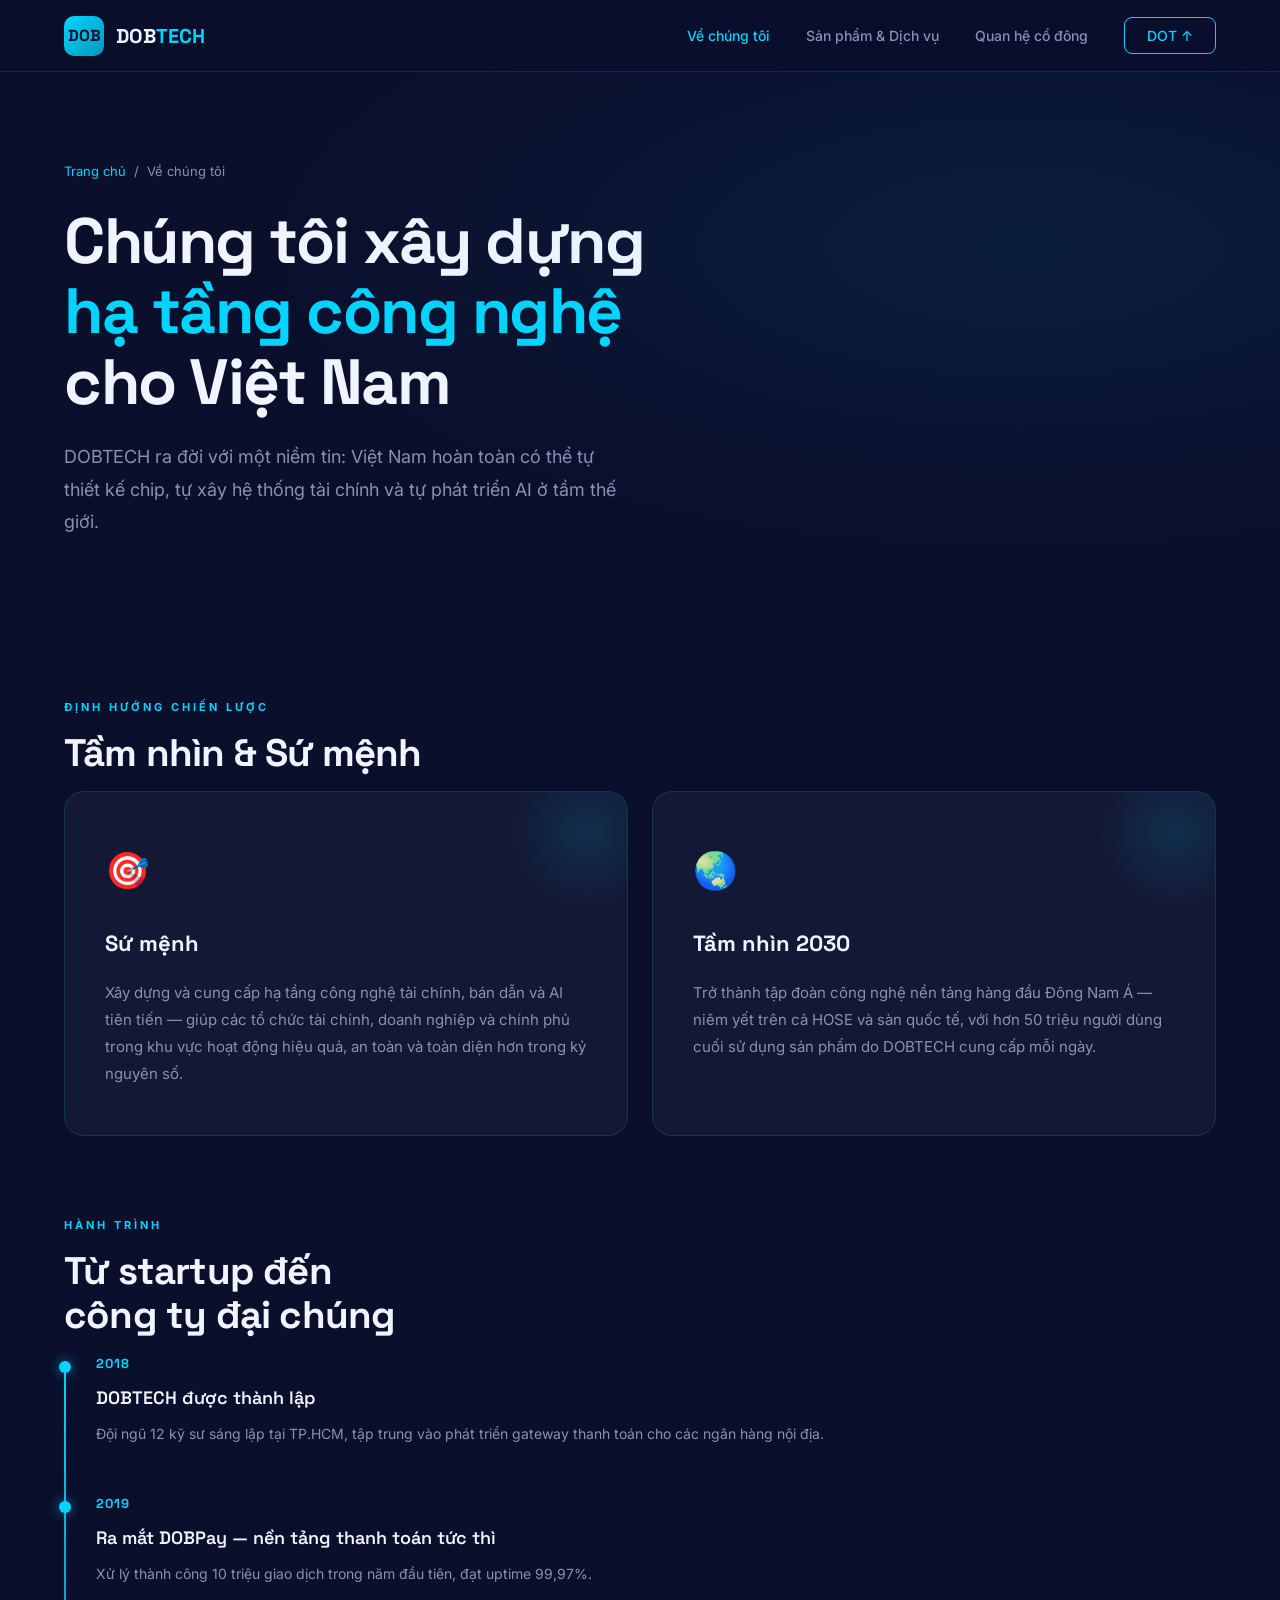
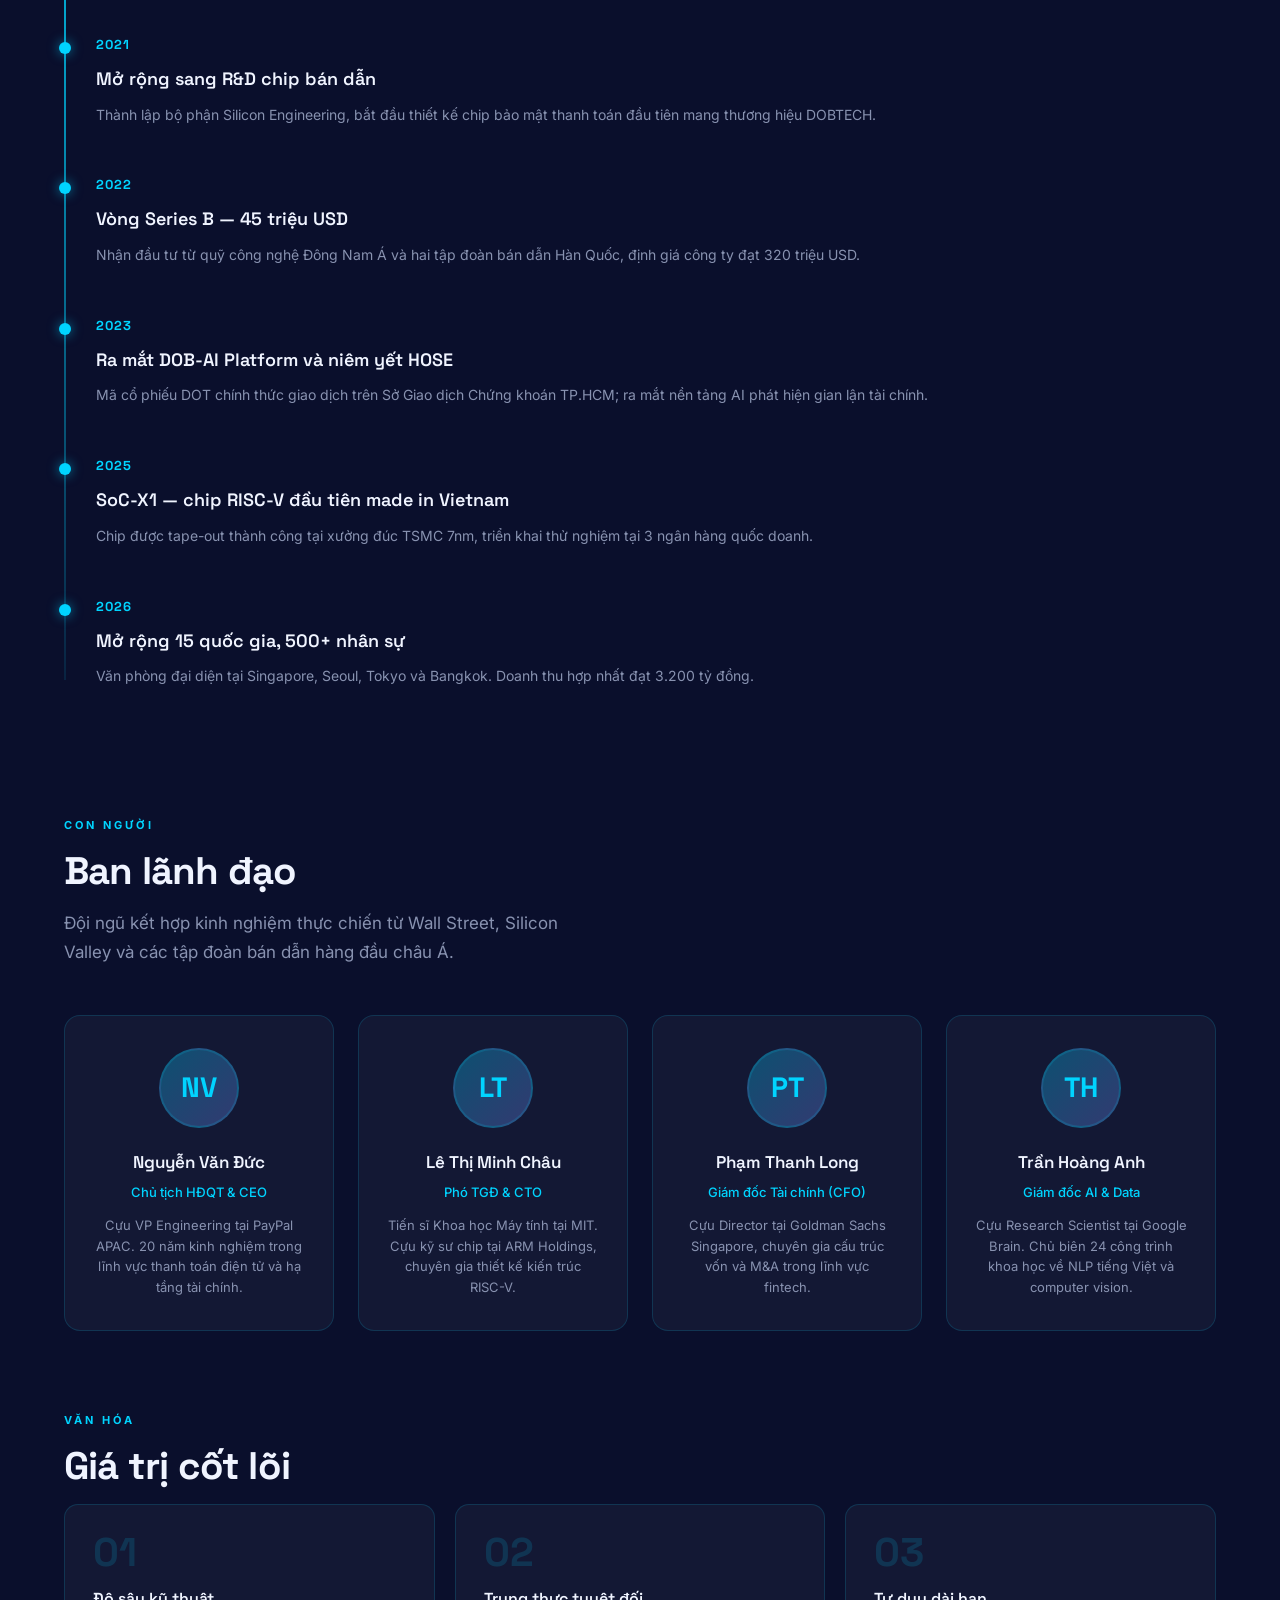
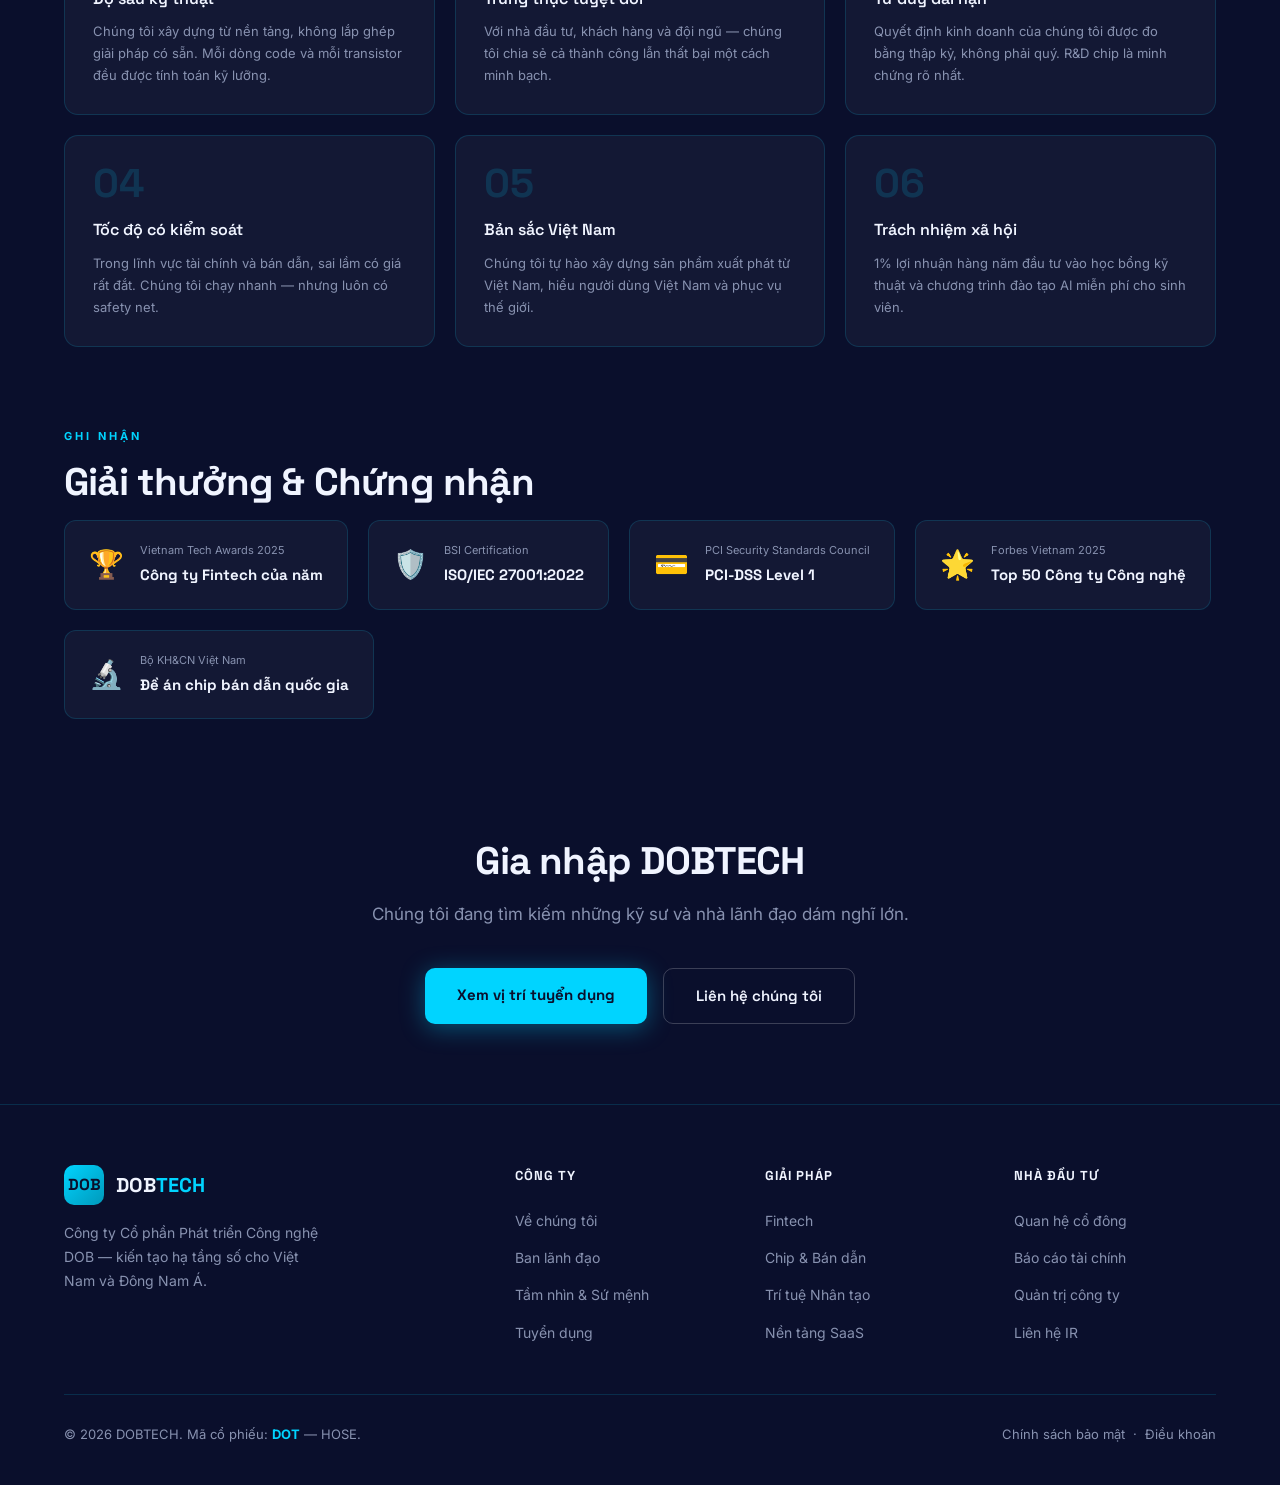
<file: aboutt.html>
<!DOCTYPE html>
<html lang="vi">
<head>
  <meta charset="UTF-8" />
  <meta name="viewport" content="width=device-width, initial-scale=1.0" />
  <title>Về chúng tôi – DOBTECH</title>
  <link rel="preconnect" href="https://fonts.googleapis.com" />
  <link rel="preconnect" href="https://fonts.gstatic.com" crossorigin />
  <link href="https://fonts.googleapis.com/css2?family=Space+Grotesk:wght@300;400;500;600;700&family=Inter:wght@300;400;500;600&display=swap" rel="stylesheet" />
  <style>
    *, *::before, *::after { box-sizing: border-box; margin: 0; padding: 0; }
    :root {
      --navy:#0A0F2C; --navy2:#0D1533; --cyan:#00D4FF; --cyan2:#0099BB;
      --gold:#FFD166; --white:#F0F4FF; --slate:#8892B0;
      --card:rgba(255,255,255,0.04); --border:rgba(0,212,255,0.15);
      --glow:0 0 32px rgba(0,212,255,0.18);
    }
    html { scroll-behavior: smooth; }
    body { background:var(--navy); color:var(--white); font-family:'Inter',sans-serif; font-size:16px; line-height:1.7; overflow-x:hidden; }

    nav {
      position:fixed; top:0; left:0; right:0; z-index:100;
      display:flex; align-items:center; justify-content:space-between;
      padding:0 5%; height:72px;
      background:rgba(10,15,44,0.85); backdrop-filter:blur(18px);
      border-bottom:1px solid var(--border);
    }
    .logo { display:flex; align-items:center; gap:12px; text-decoration:none; }
    .logo-mark { width:40px; height:40px; background:linear-gradient(135deg,var(--cyan),var(--cyan2)); border-radius:10px; display:flex; align-items:center; justify-content:center; font-family:'Space Grotesk',sans-serif; font-weight:700; font-size:16px; color:var(--navy); }
    .logo-text { font-family:'Space Grotesk',sans-serif; font-weight:700; font-size:20px; color:var(--white); }
    .logo-text span { color:var(--cyan); }
    .nav-links { display:flex; align-items:center; gap:36px; list-style:none; }
    .nav-links a { color:var(--slate); text-decoration:none; font-size:14px; font-weight:500; transition:color 0.2s; }
    .nav-links a:hover, .nav-links a.active { color:var(--cyan); }
    .nav-cta { padding:9px 22px; border:1px solid var(--cyan); border-radius:8px; color:var(--cyan)!important; }

    /* PAGE HERO */
    .page-hero {
      padding: 160px 5% 80px;
      position: relative;
    }
    .page-hero::before {
      content:'';
      position:absolute; top:0; left:0; right:0; bottom:0;
      background: radial-gradient(ellipse 60% 50% at 80% 40%, rgba(0,212,255,0.07), transparent);
      pointer-events:none;
    }
    .breadcrumb {
      font-size:13px; color:var(--slate); margin-bottom:24px;
    }
    .breadcrumb a { color:var(--cyan); text-decoration:none; }
    .breadcrumb span { margin:0 8px; }
    .page-hero h1 {
      font-family:'Space Grotesk',sans-serif;
      font-size:clamp(36px,5vw,68px);
      font-weight:700; line-height:1.1; letter-spacing:-1.5px;
      margin-bottom:24px; max-width:700px;
    }
    .page-hero h1 em { font-style:normal; color:var(--cyan); }
    .page-hero p {
      font-size:18px; color:var(--slate); max-width:560px; line-height:1.8;
    }

    section { padding:80px 5%; }

    .section-label { font-size:11px; font-weight:700; letter-spacing:3px; text-transform:uppercase; color:var(--cyan); margin-bottom:14px; }
    .section-heading { font-family:'Space Grotesk',sans-serif; font-size:clamp(26px,3vw,42px); font-weight:700; line-height:1.15; letter-spacing:-0.8px; margin-bottom:16px; }
    .section-sub { font-size:17px; color:var(--slate); max-width:540px; margin-bottom:48px; }

    /* MISSION / VISION */
    .mv-grid {
      display:grid; grid-template-columns:1fr 1fr; gap:24px;
    }
    .mv-card {
      background:var(--card); border:1px solid var(--border); border-radius:20px; padding:48px 40px;
      position:relative; overflow:hidden;
    }
    .mv-card::before {
      content:''; position:absolute; top:-40px; right:-40px;
      width:160px; height:160px; border-radius:50%;
      background:radial-gradient(circle, rgba(0,212,255,0.12), transparent 70%);
    }
    .mv-icon { font-size:36px; margin-bottom:24px; }
    .mv-card h3 { font-family:'Space Grotesk',sans-serif; font-size:22px; font-weight:700; margin-bottom:16px; }
    .mv-card p { font-size:15px; color:var(--slate); line-height:1.8; }

    /* TIMELINE */
    .timeline { position:relative; padding-left:32px; }
    .timeline::before {
      content:''; position:absolute; left:0; top:8px; bottom:8px;
      width:2px; background:linear-gradient(180deg, var(--cyan), rgba(0,212,255,0.1));
    }
    .tl-item { position:relative; margin-bottom:48px; }
    .tl-item::before {
      content:''; position:absolute; left:-37px; top:8px;
      width:12px; height:12px; border-radius:50%;
      background:var(--cyan); box-shadow: 0 0 12px rgba(0,212,255,0.6);
    }
    .tl-year {
      font-family:'Space Grotesk',sans-serif; font-size:13px; font-weight:700;
      color:var(--cyan); letter-spacing:1px; margin-bottom:8px;
    }
    .tl-item h4 { font-family:'Space Grotesk',sans-serif; font-size:18px; font-weight:600; margin-bottom:8px; }
    .tl-item p { font-size:14px; color:var(--slate); line-height:1.7; }

    /* TEAM */
    #team { scroll-margin-top:80px; }
    .team-grid { display:grid; grid-template-columns:repeat(auto-fill,minmax(240px,1fr)); gap:24px; }
    .team-card {
      background:var(--card); border:1px solid var(--border); border-radius:16px;
      padding:32px 28px; text-align:center;
      transition:border-color 0.3s, transform 0.3s;
    }
    .team-card:hover { border-color:var(--cyan); transform:translateY(-4px); }
    .team-avatar {
      width:80px; height:80px; border-radius:50%; margin:0 auto 20px;
      background:linear-gradient(135deg, rgba(0,212,255,0.3), rgba(123,140,255,0.3));
      display:flex; align-items:center; justify-content:center;
      font-family:'Space Grotesk',sans-serif; font-size:28px; font-weight:700; color:var(--cyan);
      border:2px solid var(--border);
    }
    .team-card h4 { font-family:'Space Grotesk',sans-serif; font-size:17px; font-weight:600; margin-bottom:4px; }
    .team-role { font-size:13px; color:var(--cyan); font-weight:500; margin-bottom:12px; }
    .team-bio { font-size:13px; color:var(--slate); line-height:1.6; }

    /* VALUES */
    .values-grid { display:grid; grid-template-columns:repeat(3,1fr); gap:20px; }
    .value-item {
      background:var(--card); border:1px solid var(--border); border-radius:14px; padding:28px;
    }
    .value-item .v-num { font-family:'Space Grotesk',sans-serif; font-size:40px; font-weight:700; color:rgba(0,212,255,0.15); line-height:1; margin-bottom:12px; }
    .value-item h4 { font-family:'Space Grotesk',sans-serif; font-size:16px; font-weight:600; margin-bottom:8px; }
    .value-item p { font-size:13px; color:var(--slate); line-height:1.7; }

    /* AWARDS */
    .awards-row { display:flex; flex-wrap:wrap; gap:20px; }
    .award-badge {
      background:var(--card); border:1px solid var(--border); border-radius:12px;
      padding:20px 24px; display:flex; align-items:center; gap:16px;
    }
    .award-icon { font-size:28px; }
    .award-text small { font-size:11px; color:var(--slate); display:block; margin-bottom:2px; }
    .award-text strong { font-size:15px; font-family:'Space Grotesk',sans-serif; }

    /* BTN */
    .btn-primary { padding:14px 32px; background:var(--cyan); color:var(--navy); border:none; border-radius:10px; font-family:'Space Grotesk',sans-serif; font-weight:700; font-size:15px; cursor:pointer; text-decoration:none; display:inline-block; transition:transform 0.2s,box-shadow 0.2s; box-shadow:0 4px 24px rgba(0,212,255,0.35); }
    .btn-primary:hover { transform:translateY(-2px); box-shadow:0 8px 32px rgba(0,212,255,0.5); }
    .btn-ghost { padding:14px 32px; background:transparent; color:var(--white); border:1px solid rgba(255,255,255,0.2); border-radius:10px; font-family:'Space Grotesk',sans-serif; font-weight:600; font-size:15px; cursor:pointer; text-decoration:none; display:inline-block; transition:border-color 0.2s,background 0.2s; }
    .btn-ghost:hover { border-color:var(--cyan); background:rgba(0,212,255,0.06); }

    footer { border-top:1px solid var(--border); padding:60px 5% 40px; }
    .footer-grid { display:grid; grid-template-columns:2fr 1fr 1fr 1fr; gap:48px; margin-bottom:48px; }
    .footer-brand p { font-size:14px; color:var(--slate); margin-top:16px; max-width:260px; line-height:1.7; }
    .footer-col h5 { font-family:'Space Grotesk',sans-serif; font-size:13px; font-weight:700; letter-spacing:1px; text-transform:uppercase; color:var(--white); margin-bottom:20px; }
    .footer-col ul { list-style:none; display:flex; flex-direction:column; gap:10px; }
    .footer-col a { color:var(--slate); text-decoration:none; font-size:14px; transition:color 0.2s; }
    .footer-col a:hover { color:var(--cyan); }
    .footer-bottom { border-top:1px solid var(--border); padding-top:28px; display:flex; justify-content:space-between; align-items:center; font-size:13px; color:var(--slate); flex-wrap:wrap; gap:12px; }
    .footer-bottom a { color:var(--slate); text-decoration:none; }

    .reveal { opacity:0; transform:translateY(28px); transition:opacity 0.6s,transform 0.6s; }
    .reveal.visible { opacity:1; transform:none; }

    @media(max-width:768px){
      .nav-links{display:none;}
      .mv-grid,.values-grid,.footer-grid{grid-template-columns:1fr;}
      .team-grid{grid-template-columns:1fr 1fr;}
    }
  </style>
</head>
<body>

<nav>
  <a href="hometech.html" class="logo">
    <div class="logo-mark">DOB</div>
    <span class="logo-text">DOB<span>TECH</span></span>
  </a>
  <ul class="nav-links">
    <li><a href="aboutt.html" class="active">Về chúng tôi</a></li>
    <li><a href="servicest.html">Sản phẩm & Dịch vụ</a></li>
    <li><a href="shareholdert.html">Quan hệ cổ đông</a></li>
    <li><a href="shareholdert.html" class="nav-cta">DOT ↑</a></li>
  </ul>
</nav>

<!-- PAGE HERO -->
<div class="page-hero">
  <div class="breadcrumb"><a href="hometech.html">Trang chủ</a><span>/</span>Về chúng tôi</div>
  <h1>Chúng tôi xây dựng<br/><em>hạ tầng công nghệ</em><br/>cho Việt Nam</h1>
  <p>DOBTECH ra đời với một niềm tin: Việt Nam hoàn toàn có thể tự thiết kế chip, tự xây hệ thống tài chính và tự phát triển AI ở tầm thế giới.</p>
</div>

<!-- MISSION / VISION -->
<section id="mission">
  <div class="section-label reveal">Định hướng chiến lược</div>
  <div class="section-heading reveal">Tầm nhìn & Sứ mệnh</div>
  <div class="mv-grid reveal">
    <div class="mv-card">
      <div class="mv-icon">🎯</div>
      <h3>Sứ mệnh</h3>
      <p>Xây dựng và cung cấp hạ tầng công nghệ tài chính, bán dẫn và AI tiên tiến — giúp các tổ chức tài chính, doanh nghiệp và chính phủ trong khu vực hoạt động hiệu quả, an toàn và toàn diện hơn trong kỷ nguyên số.</p>
    </div>
    <div class="mv-card">
      <div class="mv-icon">🌏</div>
      <h3>Tầm nhìn 2030</h3>
      <p>Trở thành tập đoàn công nghệ nền tảng hàng đầu Đông Nam Á — niêm yết trên cả HOSE và sàn quốc tế, với hơn 50 triệu người dùng cuối sử dụng sản phẩm do DOBTECH cung cấp mỗi ngày.</p>
    </div>
  </div>
</section>

<!-- HISTORY TIMELINE -->
<section style="padding-top:0;">
  <div class="section-label reveal">Hành trình</div>
  <div class="section-heading reveal">Từ startup đến<br/>công ty đại chúng</div>
  <div class="timeline reveal">
    <div class="tl-item">
      <div class="tl-year">2018</div>
      <h4>DOBTECH được thành lập</h4>
      <p>Đội ngũ 12 kỹ sư sáng lập tại TP.HCM, tập trung vào phát triển gateway thanh toán cho các ngân hàng nội địa.</p>
    </div>
    <div class="tl-item">
      <div class="tl-year">2019</div>
      <h4>Ra mắt DOBPay — nền tảng thanh toán tức thì</h4>
      <p>Xử lý thành công 10 triệu giao dịch trong năm đầu tiên, đạt uptime 99,97%.</p>
    </div>
    <div class="tl-item">
      <div class="tl-year">2021</div>
      <h4>Mở rộng sang R&D chip bán dẫn</h4>
      <p>Thành lập bộ phận Silicon Engineering, bắt đầu thiết kế chip bảo mật thanh toán đầu tiên mang thương hiệu DOBTECH.</p>
    </div>
    <div class="tl-item">
      <div class="tl-year">2022</div>
      <h4>Vòng Series B — 45 triệu USD</h4>
      <p>Nhận đầu tư từ quỹ công nghệ Đông Nam Á và hai tập đoàn bán dẫn Hàn Quốc, định giá công ty đạt 320 triệu USD.</p>
    </div>
    <div class="tl-item">
      <div class="tl-year">2023</div>
      <h4>Ra mắt DOB-AI Platform và niêm yết HOSE</h4>
      <p>Mã cổ phiếu DOT chính thức giao dịch trên Sở Giao dịch Chứng khoán TP.HCM; ra mắt nền tảng AI phát hiện gian lận tài chính.</p>
    </div>
    <div class="tl-item">
      <div class="tl-year">2025</div>
      <h4>SoC-X1 — chip RISC-V đầu tiên made in Vietnam</h4>
      <p>Chip được tape-out thành công tại xưởng đúc TSMC 7nm, triển khai thử nghiệm tại 3 ngân hàng quốc doanh.</p>
    </div>
    <div class="tl-item">
      <div class="tl-year">2026</div>
      <h4>Mở rộng 15 quốc gia, 500+ nhân sự</h4>
      <p>Văn phòng đại diện tại Singapore, Seoul, Tokyo và Bangkok. Doanh thu hợp nhất đạt 3.200 tỷ đồng.</p>
    </div>
  </div>
</section>

<!-- TEAM -->
<section id="team" style="padding-top:0;">
  <div class="section-label reveal">Con người</div>
  <div class="section-heading reveal">Ban lãnh đạo</div>
  <p class="section-sub reveal">Đội ngũ kết hợp kinh nghiệm thực chiến từ Wall Street, Silicon Valley và các tập đoàn bán dẫn hàng đầu châu Á.</p>
  <div class="team-grid reveal">
    <div class="team-card">
      <div class="team-avatar">NV</div>
      <h4>Nguyễn Văn Đức</h4>
      <div class="team-role">Chủ tịch HĐQT & CEO</div>
      <p class="team-bio">Cựu VP Engineering tại PayPal APAC. 20 năm kinh nghiệm trong lĩnh vực thanh toán điện tử và hạ tầng tài chính.</p>
    </div>
    <div class="team-card">
      <div class="team-avatar">LT</div>
      <h4>Lê Thị Minh Châu</h4>
      <div class="team-role">Phó TGĐ & CTO</div>
      <p class="team-bio">Tiến sĩ Khoa học Máy tính tại MIT. Cựu kỹ sư chip tại ARM Holdings, chuyên gia thiết kế kiến trúc RISC-V.</p>
    </div>
    <div class="team-card">
      <div class="team-avatar">PT</div>
      <h4>Phạm Thanh Long</h4>
      <div class="team-role">Giám đốc Tài chính (CFO)</div>
      <p class="team-bio">Cựu Director tại Goldman Sachs Singapore, chuyên gia cấu trúc vốn và M&A trong lĩnh vực fintech.</p>
    </div>
    <div class="team-card">
      <div class="team-avatar">TH</div>
      <h4>Trần Hoàng Anh</h4>
      <div class="team-role">Giám đốc AI & Data</div>
      <p class="team-bio">Cựu Research Scientist tại Google Brain. Chủ biên 24 công trình khoa học về NLP tiếng Việt và computer vision.</p>
    </div>
  </div>
</section>

<!-- VALUES -->
<section style="padding-top:0;">
  <div class="section-label reveal">Văn hóa</div>
  <div class="section-heading reveal">Giá trị cốt lõi</div>
  <div class="values-grid reveal">
    <div class="value-item">
      <div class="v-num">01</div>
      <h4>Độ sâu kỹ thuật</h4>
      <p>Chúng tôi xây dựng từ nền tảng, không lắp ghép giải pháp có sẵn. Mỗi dòng code và mỗi transistor đều được tính toán kỹ lưỡng.</p>
    </div>
    <div class="value-item">
      <div class="v-num">02</div>
      <h4>Trung thực tuyệt đối</h4>
      <p>Với nhà đầu tư, khách hàng và đội ngũ — chúng tôi chia sẻ cả thành công lẫn thất bại một cách minh bạch.</p>
    </div>
    <div class="value-item">
      <div class="v-num">03</div>
      <h4>Tư duy dài hạn</h4>
      <p>Quyết định kinh doanh của chúng tôi được đo bằng thập kỷ, không phải quý. R&D chip là minh chứng rõ nhất.</p>
    </div>
    <div class="value-item">
      <div class="v-num">04</div>
      <h4>Tốc độ có kiểm soát</h4>
      <p>Trong lĩnh vực tài chính và bán dẫn, sai lầm có giá rất đắt. Chúng tôi chạy nhanh — nhưng luôn có safety net.</p>
    </div>
    <div class="value-item">
      <div class="v-num">05</div>
      <h4>Bản sắc Việt Nam</h4>
      <p>Chúng tôi tự hào xây dựng sản phẩm xuất phát từ Việt Nam, hiểu người dùng Việt Nam và phục vụ thế giới.</p>
    </div>
    <div class="value-item">
      <div class="v-num">06</div>
      <h4>Trách nhiệm xã hội</h4>
      <p>1% lợi nhuận hàng năm đầu tư vào học bổng kỹ thuật và chương trình đào tạo AI miễn phí cho sinh viên.</p>
    </div>
  </div>
</section>

<!-- AWARDS -->
<section style="padding-top:0;">
  <div class="section-label reveal">Ghi nhận</div>
  <div class="section-heading reveal">Giải thưởng & Chứng nhận</div>
  <div class="awards-row reveal">
    <div class="award-badge">
      <div class="award-icon">🏆</div>
      <div class="award-text"><small>Vietnam Tech Awards 2025</small><strong>Công ty Fintech của năm</strong></div>
    </div>
    <div class="award-badge">
      <div class="award-icon">🛡️</div>
      <div class="award-text"><small>BSI Certification</small><strong>ISO/IEC 27001:2022</strong></div>
    </div>
    <div class="award-badge">
      <div class="award-icon">💳</div>
      <div class="award-text"><small>PCI Security Standards Council</small><strong>PCI-DSS Level 1</strong></div>
    </div>
    <div class="award-badge">
      <div class="award-icon">🌟</div>
      <div class="award-text"><small>Forbes Vietnam 2025</small><strong>Top 50 Công ty Công nghệ</strong></div>
    </div>
    <div class="award-badge">
      <div class="award-icon">🔬</div>
      <div class="award-text"><small>Bộ KH&CN Việt Nam</small><strong>Đề án chip bán dẫn quốc gia</strong></div>
    </div>
  </div>
</section>

<!-- CTA -->
<section style="text-align:center; padding-top:40px;">
  <div class="reveal">
    <div class="section-heading">Gia nhập DOBTECH</div>
    <p class="section-sub" style="margin:0 auto 40px;">Chúng tôi đang tìm kiếm những kỹ sư và nhà lãnh đạo dám nghĩ lớn.</p>
    <div style="display:flex;gap:16px;justify-content:center;flex-wrap:wrap;">
      <a href="#" class="btn-primary">Xem vị trí tuyển dụng</a>
      <a href="mailto:contact@dobtech.vn" class="btn-ghost">Liên hệ chúng tôi</a>
    </div>
  </div>
</section>

<footer>
  <div class="footer-grid">
    <div class="footer-brand">
      <a href="hometech.html" class="logo">
        <div class="logo-mark">DOB</div>
        <span class="logo-text">DOB<span>TECH</span></span>
      </a>
      <p>Công ty Cổ phần Phát triển Công nghệ DOB — kiến tạo hạ tầng số cho Việt Nam và Đông Nam Á.</p>
    </div>
    <div class="footer-col">
      <h5>Công ty</h5>
      <ul>
        <li><a href="aboutt.html">Về chúng tôi</a></li>
        <li><a href="aboutt.html#team">Ban lãnh đạo</a></li>
        <li><a href="aboutt.html#mission">Tầm nhìn & Sứ mệnh</a></li>
        <li><a href="#">Tuyển dụng</a></li>
      </ul>
    </div>
    <div class="footer-col">
      <h5>Giải pháp</h5>
      <ul>
        <li><a href="servicest.html#fintech">Fintech</a></li>
        <li><a href="servicest.html#chip">Chip & Bán dẫn</a></li>
        <li><a href="servicest.html#ai">Trí tuệ Nhân tạo</a></li>
        <li><a href="servicest.html#platform">Nền tảng SaaS</a></li>
      </ul>
    </div>
    <div class="footer-col">
      <h5>Nhà đầu tư</h5>
      <ul>
        <li><a href="shareholdert.html">Quan hệ cổ đông</a></li>
        <li><a href="shareholdert.html#reports">Báo cáo tài chính</a></li>
        <li><a href="shareholdert.html#governance">Quản trị công ty</a></li>
        <li><a href="shareholdert.html#contact">Liên hệ IR</a></li>
      </ul>
    </div>
  </div>
  <div class="footer-bottom">
    <span>© 2026 DOBTECH. Mã cổ phiếu: <strong style="color:var(--cyan)">DOT</strong> — HOSE.</span>
    <span><a href="#">Chính sách bảo mật</a> &nbsp;·&nbsp; <a href="#">Điều khoản</a></span>
  </div>
</footer>

<script>
const reveals = document.querySelectorAll('.reveal');
const io = new IntersectionObserver(entries => {
  entries.forEach(e => { if(e.isIntersecting){e.target.classList.add('visible');io.unobserve(e.target);} });
},{threshold:0.1});
reveals.forEach(el=>io.observe(el));
</script>
</body>
</html>
</file>
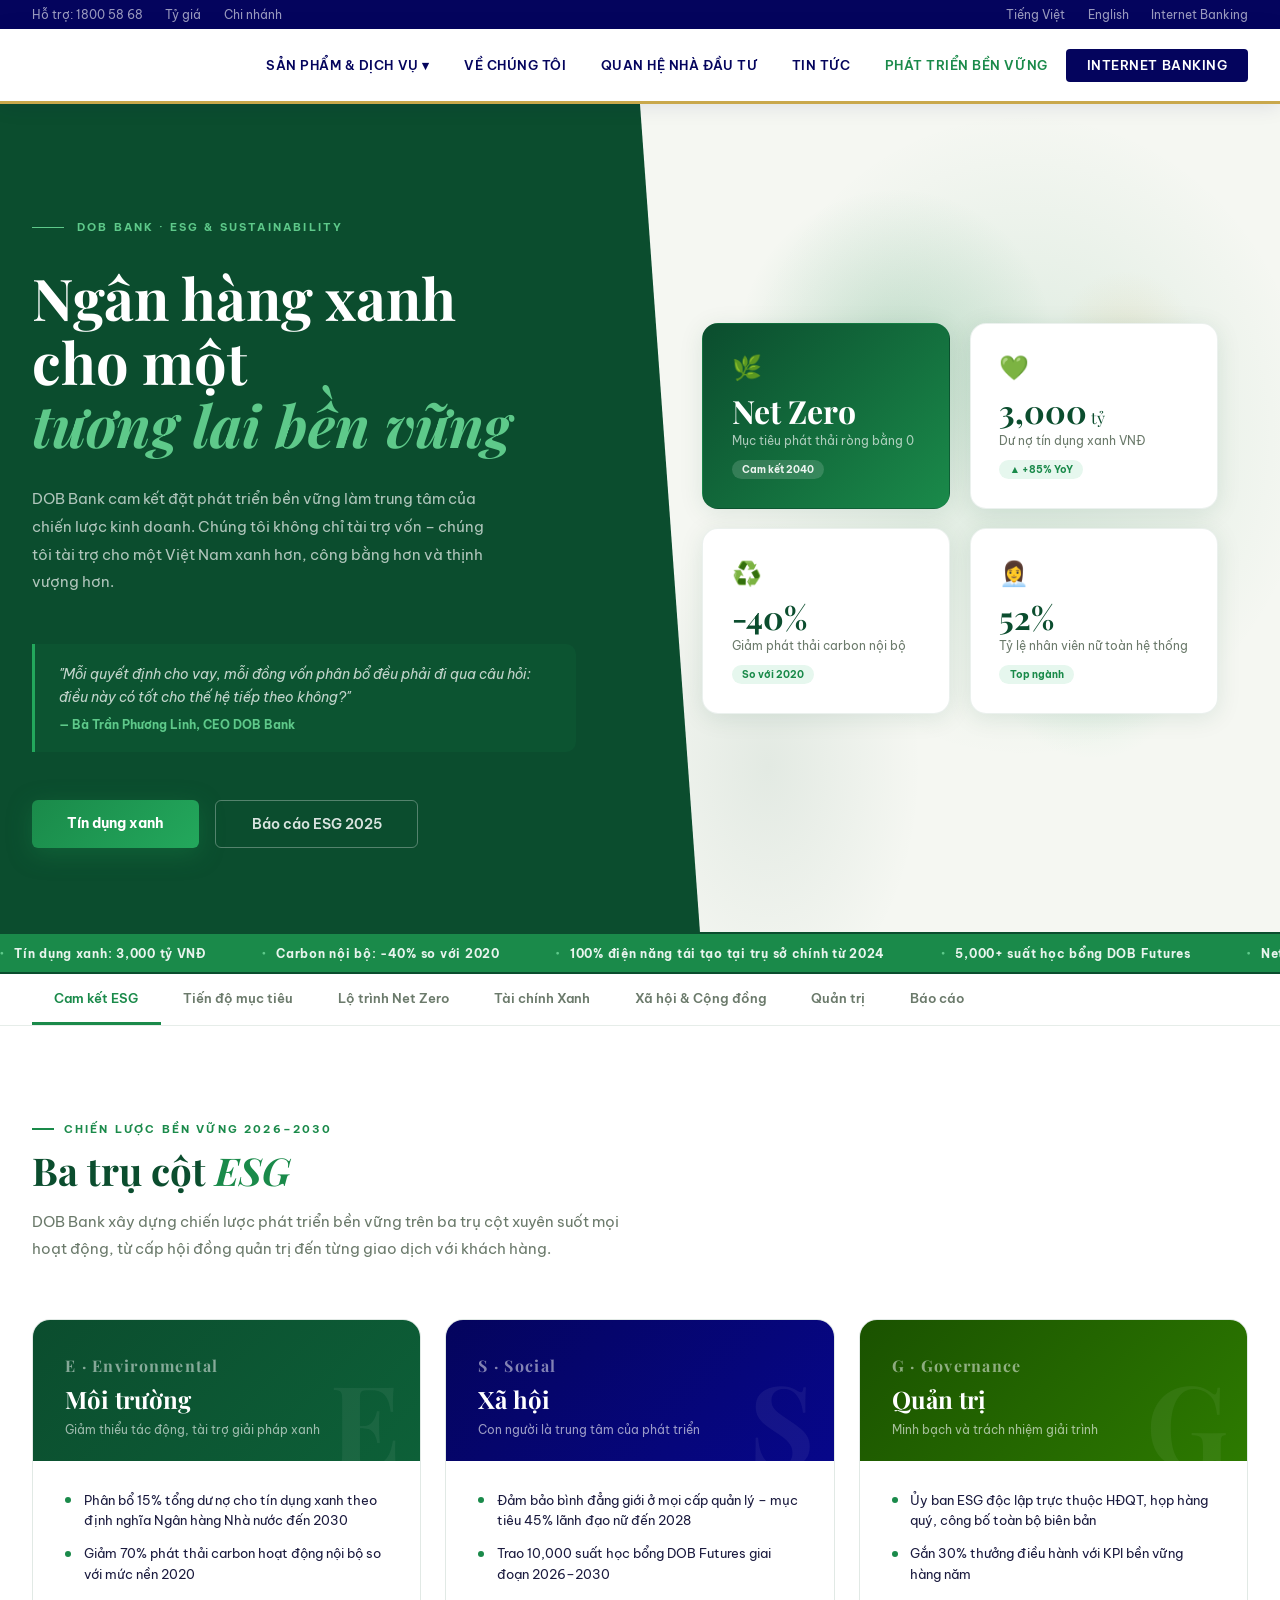
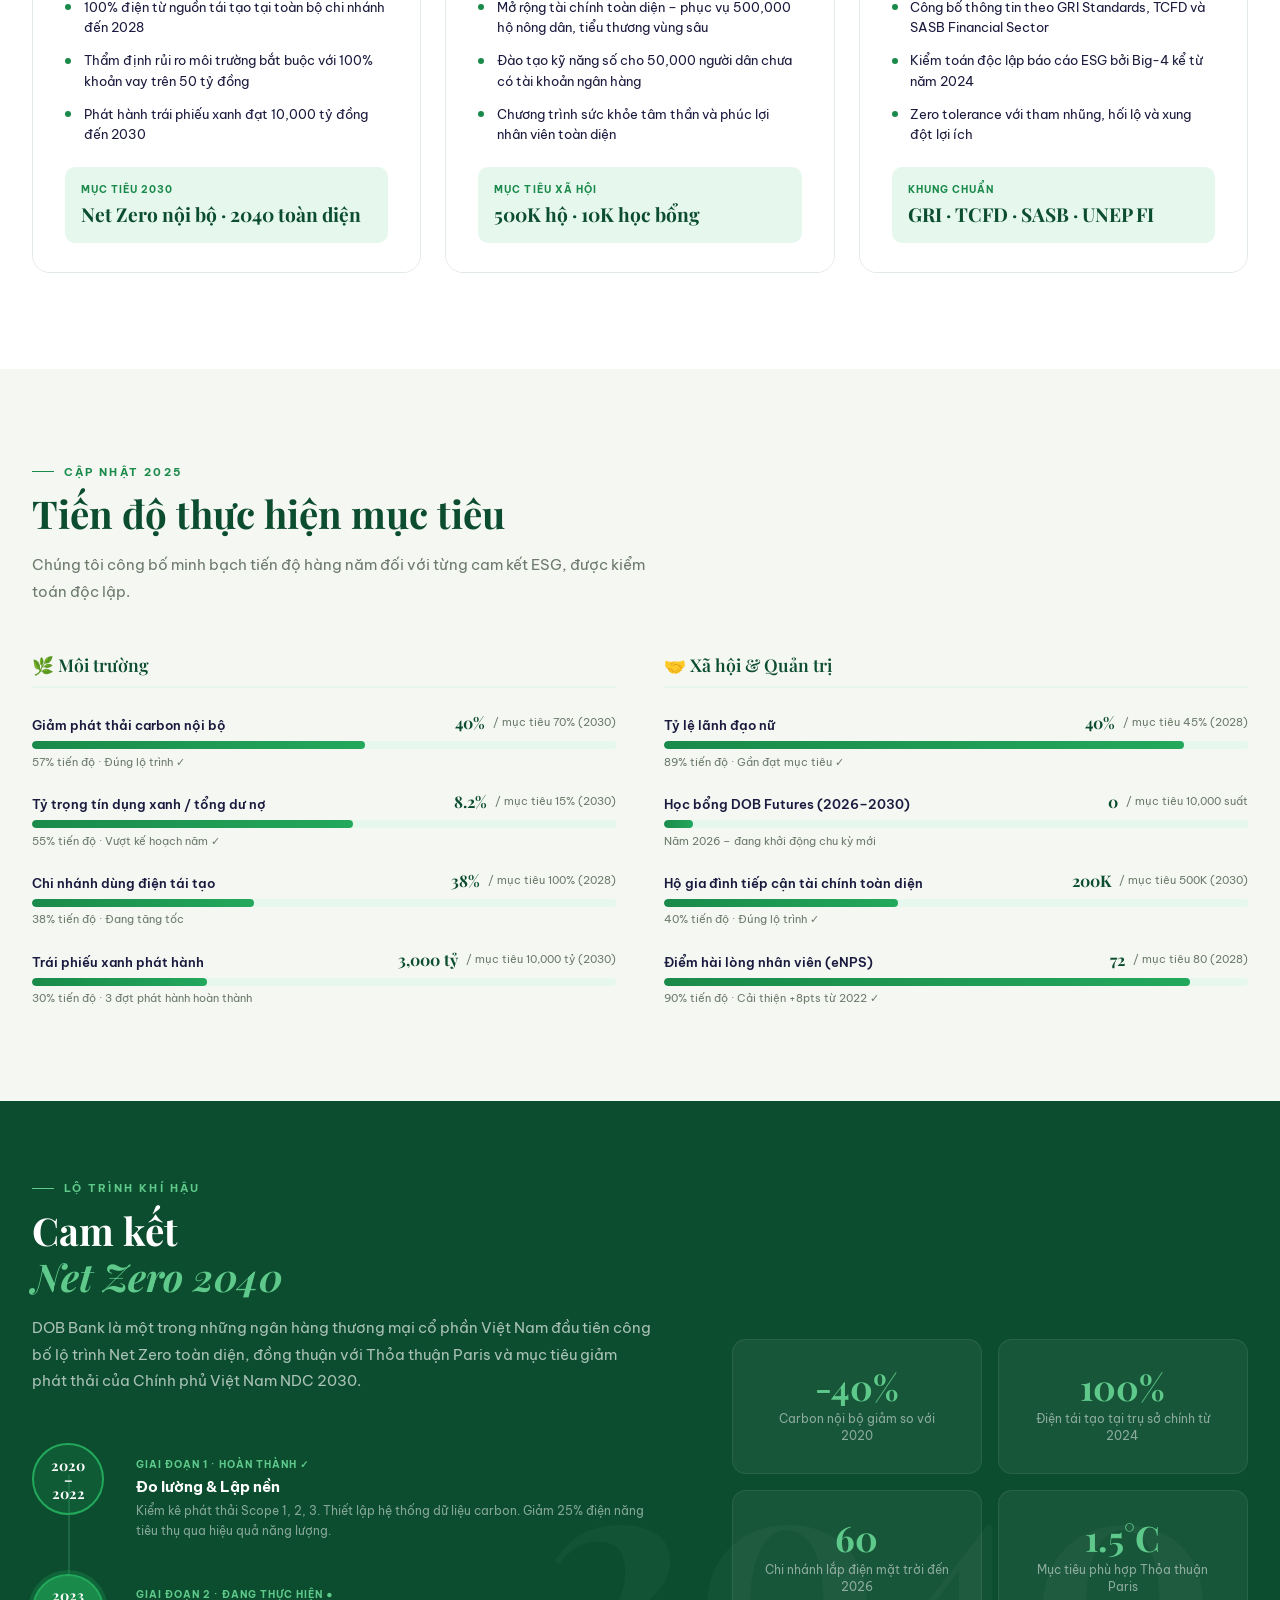
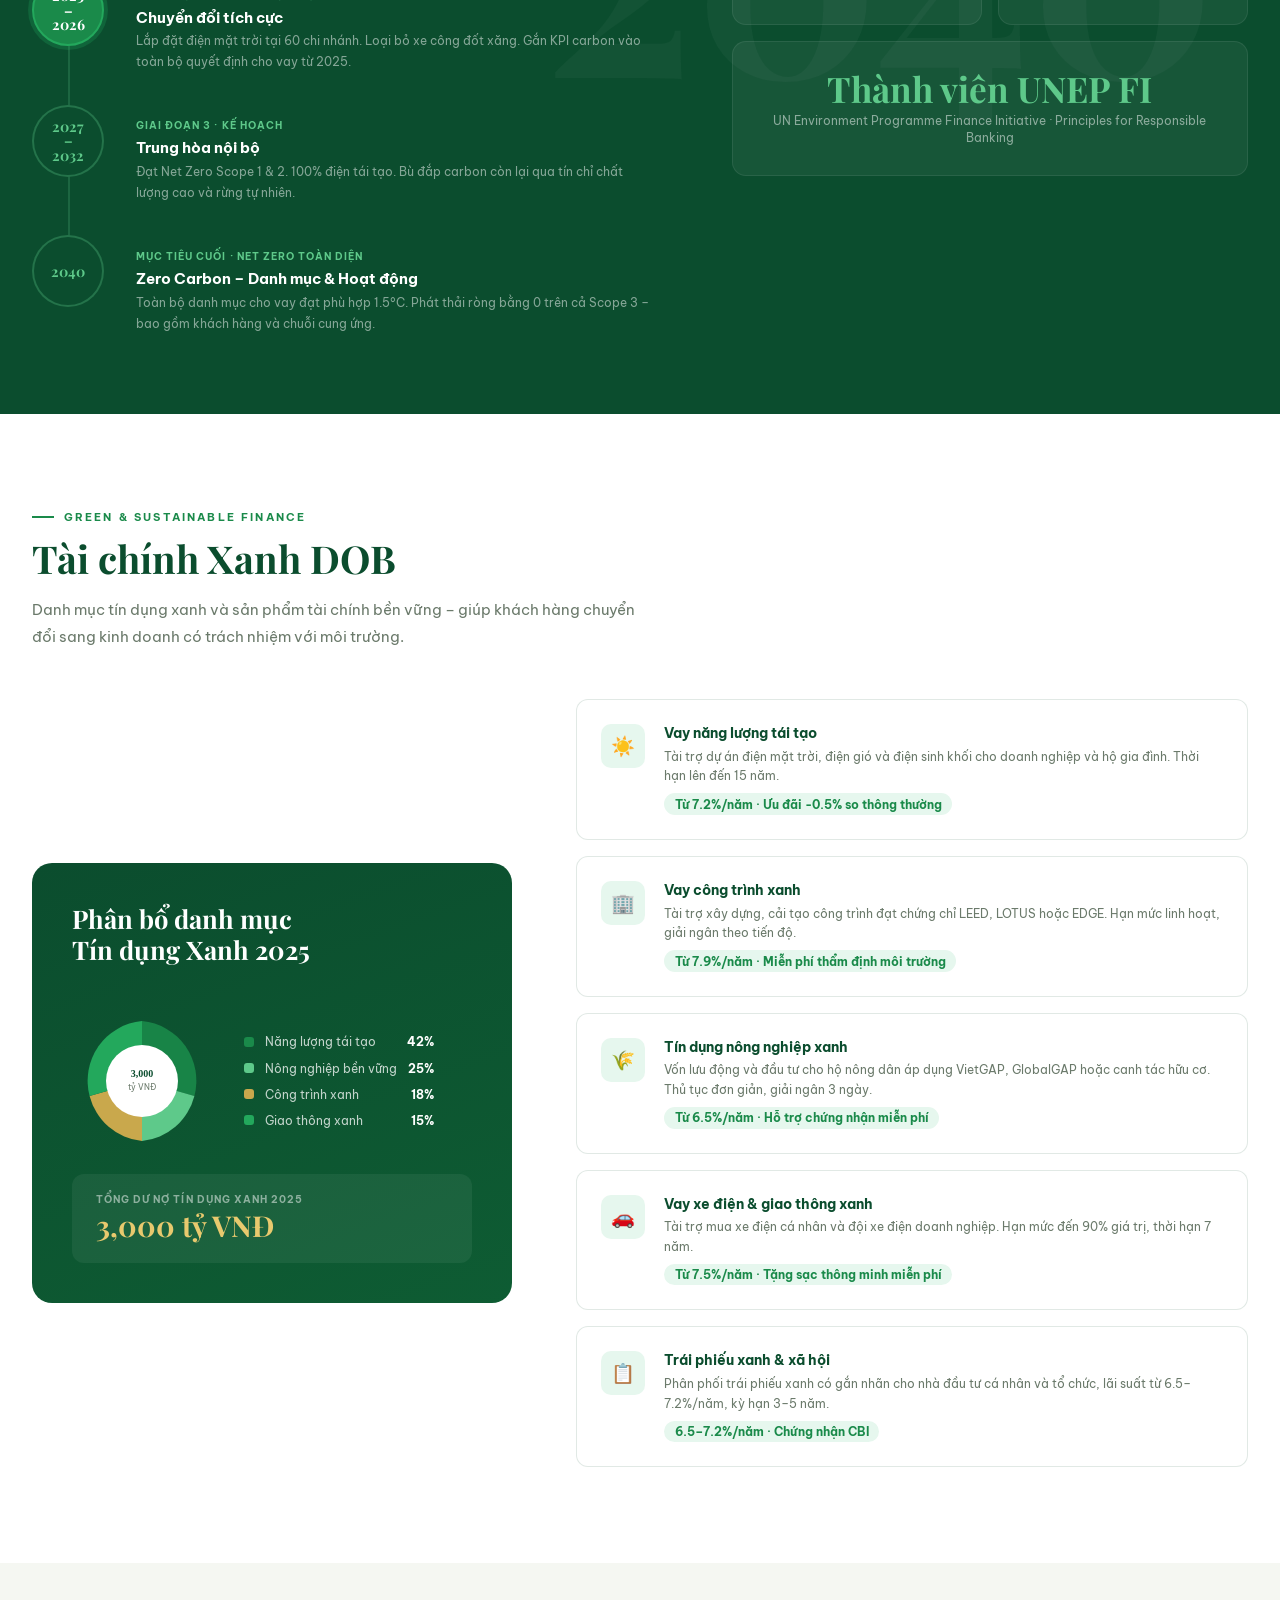
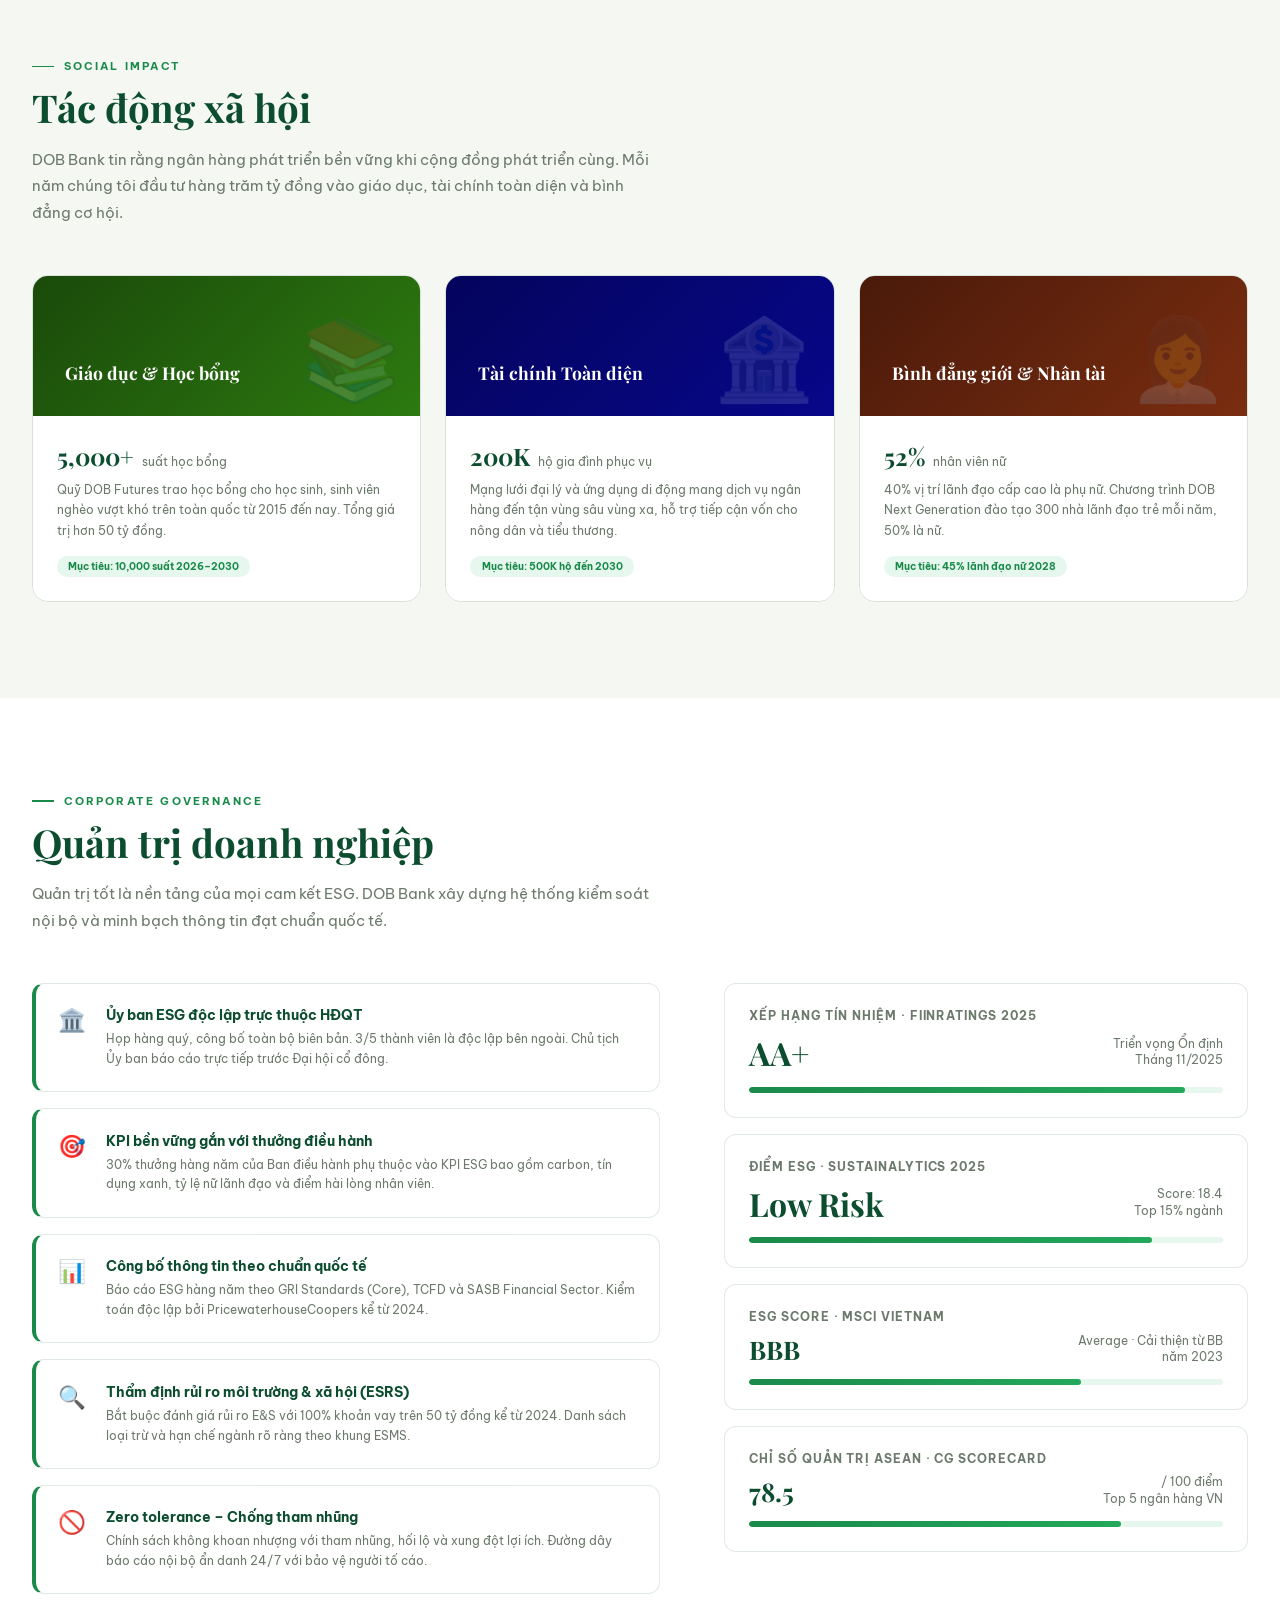
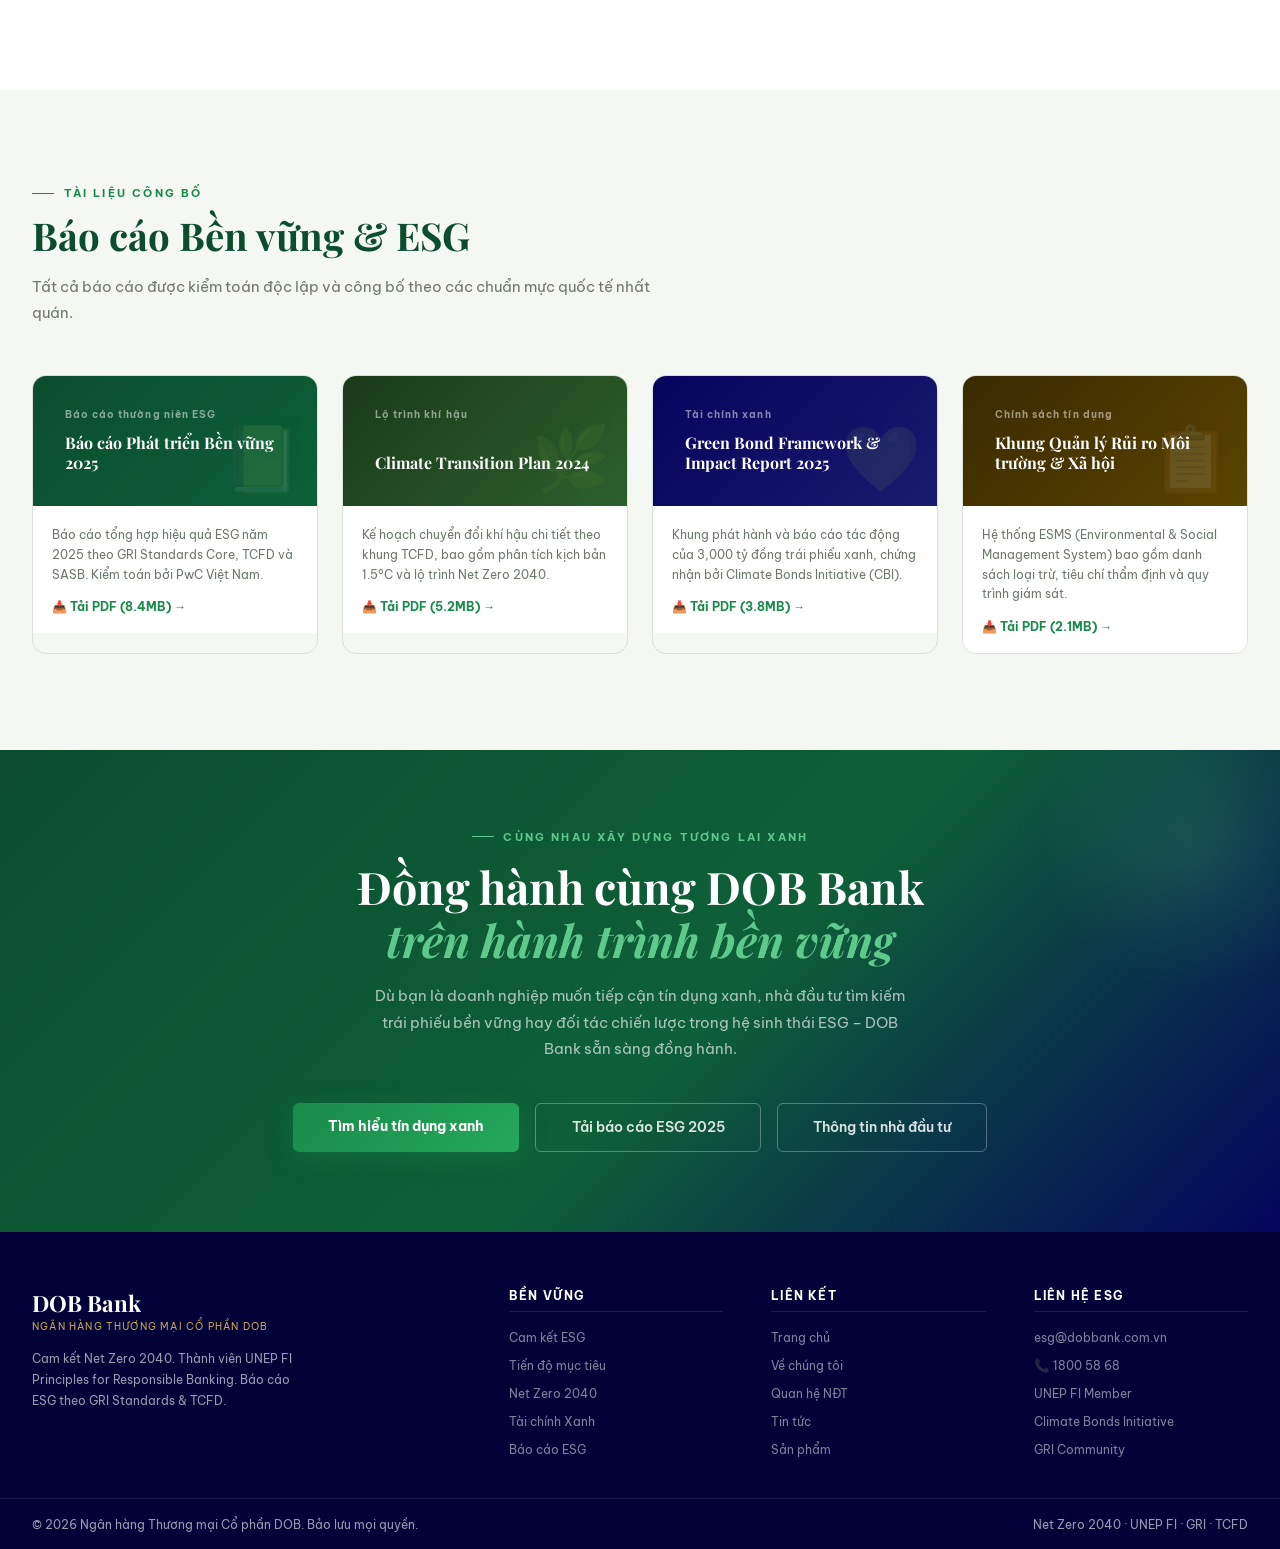
<file: esgb.html>
<!DOCTYPE html>
<html lang="vi">
<head>
  <meta charset="UTF-8" />
  <meta name="viewport" content="width=device-width, initial-scale=1.0" />
  <title>Phát triển Bền vững – DOB Bank</title>
  <link href="https://fonts.googleapis.com/css2?family=Playfair+Display:ital,wght@0,400;0,600;0,700;1,400;1,700&family=Be+Vietnam+Pro:wght@300;400;500;600;700&display=swap" rel="stylesheet" />
  <style>
    :root {
      --navy:        #04045d;
      --navy2:       #07078a;
      --gold:        #c9a84c;
      --gold-light:  #e8c96e;
      --forest:      #0b4d2e;
      --green:       #1a8a4a;
      --green-mid:   #23a85c;
      --green-light: #5ec98a;
      --green-pale:  #e6f7ee;
      --cream:       #f5f7f2;
      --white:       #ffffff;
      --gray:        #f0eff9;
      --text:        #1a1a3e;
      --muted:       #6b7a6b;
      --border:      rgba(11,77,46,.12);
    }
    *, *::before, *::after { box-sizing: border-box; margin: 0; padding: 0; }
    html { scroll-behavior: smooth; }
    body { font-family: 'Be Vietnam Pro', sans-serif; background: var(--white); color: var(--text); overflow-x: hidden; }

    /* ── TOPBAR ── */
    .topbar { background: var(--navy); color: rgba(255,255,255,.6); font-size: .72rem; padding: .45rem 0; }
    .topbar-inner { max-width: 1280px; margin: auto; padding: 0 2rem; display: flex; justify-content: space-between; }
    .topbar a { color: inherit; text-decoration: none; } .topbar a:hover { color: var(--gold-light); }
    .topbar-links { display: flex; gap: 1.4rem; }

    /* ── NAVBAR ── */
    nav { position: sticky; top: 0; z-index: 100; background: var(--white); box-shadow: 0 2px 20px rgba(4,4,93,.1); border-bottom: 3px solid var(--gold); }
    .nav-inner { max-width: 1280px; margin: auto; padding: 0 2rem; display: flex; align-items: center; justify-content: space-between; height: 72px; }
    .logo-wrap { display: flex; align-items: center; gap: .9rem; text-decoration: none; }
    .logo-wrap img { height: 46px; object-fit: contain; }
    .logo-name { font-family: 'Playfair Display', serif; font-size: 1.55rem; font-weight: 700; color: var(--navy); }
    .logo-sub { font-size: .62rem; color: var(--gold); letter-spacing: .14em; text-transform: uppercase; font-weight: 600; }
    .nav-menu { display: flex; align-items: center; gap: .15rem; }
    .nav-item { position: relative; }
    .nav-link { display: block; padding: .55rem 1rem; font-size: .82rem; font-weight: 600; letter-spacing: .04em; text-transform: uppercase; color: var(--navy); text-decoration: none; border-radius: 4px; transition: background .2s, color .2s; }
    .nav-link:hover { background: var(--gray); }
    .nav-link.active { color: var(--green); }
    .dropdown { position: absolute; top: calc(100% + 8px); left: 0; background: var(--white); border-top: 3px solid var(--gold); box-shadow: 0 12px 40px rgba(4,4,93,.15); min-width: 220px; border-radius: 0 0 8px 8px; opacity: 0; pointer-events: none; transform: translateY(-8px); transition: all .22s ease; z-index: 200; }
    .nav-item:hover .dropdown { opacity: 1; pointer-events: auto; transform: none; }
    .dropdown a { display: block; padding: .7rem 1.2rem; font-size: .8rem; color: var(--text); text-decoration: none; font-weight: 500; border-bottom: 1px solid var(--gray); transition: background .15s, padding-left .15s; }
    .dropdown a:last-child { border-bottom: none; } .dropdown a:hover { background: var(--gray); padding-left: 1.6rem; }
    .nav-cta { background: var(--navy); color: var(--white) !important; border-radius: 4px; padding: .55rem 1.3rem !important; }
    .nav-cta:hover { background: var(--navy2) !important; }

    /* ══════════════════════════════════════
       HERO – Editorial split: dark forest left, animated organic right
    ══════════════════════════════════════ */
    .hero {
      min-height: 92vh;
      display: grid;
      grid-template-columns: 1fr 1fr;
      position: relative;
      overflow: hidden;
    }
    .hero-left {
      background: var(--forest);
      padding: 7rem 4rem 5rem 2rem;
      padding-left: max(2rem, calc((100vw - 1280px)/2 + 2rem));
      display: flex; flex-direction: column; justify-content: center;
      position: relative; z-index: 2;
    }
    .hero-left::after {
      content: '';
      position: absolute; top: 0; right: -60px; bottom: 0; width: 120px;
      background: var(--forest);
      clip-path: polygon(0 0, 60px 0, 100% 100%, 0 100%);
      z-index: 1;
    }
    .hero-eyebrow {
      display: flex; align-items: center; gap: .8rem;
      font-size: .68rem; font-weight: 700; letter-spacing: .2em; text-transform: uppercase;
      color: var(--green-light); margin-bottom: 2rem;
    }
    .hero-eyebrow::before { content: ''; width: 32px; height: 1.5px; background: var(--green-light); }
    .hero h1 {
      font-family: 'Playfair Display', serif;
      font-size: clamp(2.6rem, 4.5vw, 4.2rem);
      font-weight: 700; line-height: 1.1;
      color: var(--white); margin-bottom: 1.8rem;
    }
    .hero h1 .italic { font-style: italic; color: var(--green-light); }
    .hero-body {
      color: rgba(255,255,255,.68); font-size: .95rem; line-height: 1.82;
      max-width: 460px; margin-bottom: 3rem;
    }
    .hero-pledge {
      border-left: 3px solid var(--green-mid);
      padding: 1.2rem 1.5rem;
      background: rgba(35,168,92,.08);
      border-radius: 0 10px 10px 0;
      margin-bottom: 3rem;
    }
    .hero-pledge p { font-size: .85rem; color: rgba(255,255,255,.75); line-height: 1.7; font-style: italic; }
    .hero-pledge cite { font-size: .72rem; color: var(--green-light); font-style: normal; font-weight: 700; display: block; margin-top: .5rem; }
    .hero-ctas { display: flex; gap: 1rem; flex-wrap: wrap; }
    .btn-green {
      background: linear-gradient(135deg, var(--green), var(--green-mid));
      color: var(--white); font-weight: 700; font-size: .86rem;
      padding: .9rem 2.2rem; border-radius: 6px; text-decoration: none;
      box-shadow: 0 6px 24px rgba(26,138,74,.35);
      transition: transform .2s, box-shadow .2s;
    }
    .btn-green:hover { transform: translateY(-2px); box-shadow: 0 10px 30px rgba(26,138,74,.45); }
    .btn-ghost-w {
      border: 1.5px solid rgba(255,255,255,.3); color: rgba(255,255,255,.85);
      font-weight: 600; font-size: .86rem; padding: .9rem 2.2rem;
      border-radius: 6px; text-decoration: none; transition: border-color .2s;
    }
    .btn-ghost-w:hover { border-color: var(--green-light); }

    /* Hero right – animated organic visual */
    .hero-right {
      background: var(--cream);
      position: relative; overflow: hidden;
      display: flex; align-items: center; justify-content: center;
    }
    .hero-right-bg {
      position: absolute; inset: 0;
      background:
        radial-gradient(ellipse 70% 60% at 60% 40%, rgba(26,138,74,.12) 0%, transparent 65%),
        radial-gradient(ellipse 40% 50% at 20% 80%, rgba(11,77,46,.08) 0%, transparent 60%),
        var(--cream);
    }
    .hero-orbs { position: absolute; inset: 0; }
    .orb {
      position: absolute; border-radius: 50%;
      animation: orbFloat 8s ease-in-out infinite;
    }
    .orb1 { width: 320px; height: 320px; background: radial-gradient(circle, rgba(26,138,74,.18), transparent 70%); top: 10%; left: 15%; animation-delay: 0s; }
    .orb2 { width: 200px; height: 200px; background: radial-gradient(circle, rgba(94,201,138,.15), transparent 70%); top: 55%; left: 55%; animation-delay: -3s; }
    .orb3 { width: 140px; height: 140px; background: radial-gradient(circle, rgba(201,168,76,.12), transparent 70%); top: 20%; left: 65%; animation-delay: -5s; }
    @keyframes orbFloat {
      0%, 100% { transform: translate(0,0) scale(1); }
      33%       { transform: translate(12px,-18px) scale(1.04); }
      66%       { transform: translate(-8px,12px) scale(.97); }
    }
    .hero-metrics {
      position: relative; z-index: 1;
      display: grid; grid-template-columns: 1fr 1fr; gap: 1.2rem;
      padding: 3rem;
    }
    .hero-metric {
      background: var(--white);
      border-radius: 16px; padding: 1.8rem;
      box-shadow: 0 4px 24px rgba(11,77,46,.1);
      border: 1px solid rgba(11,77,46,.08);
      transition: transform .3s, box-shadow .3s;
    }
    .hero-metric:hover { transform: translateY(-4px); box-shadow: 0 12px 36px rgba(11,77,46,.15); }
    .metric-icon { font-size: 1.5rem; margin-bottom: .8rem; }
    .metric-num {
      font-family: 'Playfair Display', serif;
      font-size: 2rem; font-weight: 700;
      color: var(--forest); line-height: 1; margin-bottom: .3rem;
    }
    .metric-label { font-size: .75rem; color: var(--muted); line-height: 1.5; }
    .metric-badge { display: inline-block; margin-top: .6rem; font-size: .65rem; font-weight: 700; background: var(--green-pale); color: var(--green); padding: .2rem .65rem; border-radius: 100px; }
    .hero-metric.accent { background: linear-gradient(135deg, var(--forest), var(--green)); }
    .hero-metric.accent .metric-num { color: var(--white); }
    .hero-metric.accent .metric-label { color: rgba(255,255,255,.65); }
    .hero-metric.accent .metric-badge { background: rgba(255,255,255,.15); color: rgba(255,255,255,.9); }

    /* ── PROGRESS TICKER ── */
    .ticker {
      background: var(--green); padding: .7rem 0; overflow: hidden;
      border-top: 2px solid var(--forest); border-bottom: 2px solid var(--forest);
    }
    .ticker-track { display: flex; gap: 3.5rem; animation: tickerScroll 30s linear infinite; white-space: nowrap; }
    .ticker-track:hover { animation-play-state: paused; }
    @keyframes tickerScroll { from { transform: translateX(0); } to { transform: translateX(-50%); } }
    .ticker-item { color: rgba(255,255,255,.9); font-size: .76rem; font-weight: 700; letter-spacing: .06em; display: flex; align-items: center; gap: .6rem; }
    .ticker-item::before { content: '●'; font-size: .4rem; color: var(--green-light); }

    /* ── STICKY CHAPTER NAV ── */
    .chapter-nav { background: var(--white); border-bottom: 1px solid rgba(11,77,46,.1); position: sticky; top: 72px; z-index: 90; }
    .chapter-tabs { max-width: 1280px; margin: auto; padding: 0 2rem; display: flex; overflow-x: auto; }
    .chapter-tab { padding: 1rem 1.4rem; font-size: .8rem; font-weight: 600; color: var(--muted); text-decoration: none; border-bottom: 3px solid transparent; transition: all .2s; white-space: nowrap; }
    .chapter-tab:hover { color: var(--green); border-color: rgba(26,138,74,.2); }
    .chapter-tab.active { color: var(--green); border-color: var(--green); }

    /* ── SECTION COMMONS ── */
    .section { padding: 6rem 0; }
    .section-alt { background: var(--cream); }
    .section-forest { background: var(--forest); }
    .sec-inner { max-width: 1280px; margin: auto; padding: 0 2rem; }
    .sec-eyebrow { font-size: .68rem; font-weight: 700; letter-spacing: .2em; text-transform: uppercase; color: var(--green); margin-bottom: .7rem; display: flex; align-items: center; gap: .6rem; }
    .sec-eyebrow::before { content: ''; width: 22px; height: 1.5px; background: var(--green); }
    .sec-eyebrow.light { color: var(--green-light); }
    .sec-eyebrow.light::before { background: var(--green-light); }
    .sec-title { font-family: 'Playfair Display', serif; font-size: clamp(1.8rem, 3vw, 2.6rem); font-weight: 700; color: var(--forest); line-height: 1.2; margin-bottom: 1rem; }
    .sec-title.light { color: var(--white); }
    .sec-desc { color: var(--muted); font-size: .93rem; line-height: 1.8; max-width: 620px; }
    .sec-desc.light { color: rgba(255,255,255,.65); }
    .sec-anchor { scroll-margin-top: 148px; }

    /* ── COMMITMENT PILLARS ── */
    .pillars-grid { display: grid; grid-template-columns: repeat(3, 1fr); gap: 1.5rem; margin-top: 3.5rem; }
    .pillar-card {
      border-radius: 18px; overflow: hidden;
      border: 1px solid var(--border);
      transition: transform .3s, box-shadow .3s;
    }
    .pillar-card:hover { transform: translateY(-7px); box-shadow: 0 20px 50px rgba(11,77,46,.12); }
    .pillar-header { padding: 2.2rem 2rem 1.5rem; position: relative; overflow: hidden; }
    .pillar-card:nth-child(1) .pillar-header { background: linear-gradient(135deg, var(--forest), #0d6038); }
    .pillar-card:nth-child(2) .pillar-header { background: linear-gradient(135deg, var(--navy), var(--navy2)); }
    .pillar-card:nth-child(3) .pillar-header { background: linear-gradient(135deg, #1a5200, #2d7a00); }
    .pillar-header::after {
      content: attr(data-letter);
      position: absolute; right: 1.2rem; bottom: -1rem;
      font-family: 'Playfair Display', serif; font-size: 7rem; font-weight: 700;
      color: rgba(255,255,255,.06); line-height: 1;
    }
    .pillar-letter { font-family: 'Playfair Display', serif; font-size: 1rem; font-weight: 700; color: rgba(255,255,255,.5); letter-spacing: .08em; margin-bottom: .6rem; }
    .pillar-heading { font-family: 'Playfair Display', serif; font-size: 1.5rem; font-weight: 700; color: var(--white); line-height: 1.2; }
    .pillar-sub { color: rgba(255,255,255,.6); font-size: .78rem; margin-top: .5rem; }
    .pillar-body { padding: 1.8rem 2rem; background: var(--white); }
    .pillar-items { display: flex; flex-direction: column; gap: .8rem; }
    .pillar-item { display: flex; gap: .8rem; align-items: flex-start; font-size: .82rem; color: var(--text); line-height: 1.55; }
    .pillar-item::before { content: ''; width: 6px; height: 6px; border-radius: 50%; background: var(--green); flex-shrink: 0; margin-top: .45rem; }
    .pillar-target { margin-top: 1.4rem; padding: 1rem; background: var(--green-pale); border-radius: 10px; }
    .pillar-target-label { font-size: .65rem; font-weight: 700; letter-spacing: .1em; text-transform: uppercase; color: var(--green); margin-bottom: .3rem; }
    .pillar-target-val { font-family: 'Playfair Display', serif; font-size: 1.2rem; font-weight: 700; color: var(--forest); }

    /* ── PROGRESS BARS ── */
    .progress-section { }
    .progress-grid { display: grid; grid-template-columns: 1fr 1fr; gap: 3rem; margin-top: 3rem; }
    .progress-group { }
    .progress-group-title { font-family: 'Playfair Display', serif; font-size: 1.1rem; font-weight: 600; color: var(--forest); margin-bottom: 1.5rem; padding-bottom: .6rem; border-bottom: 2px solid var(--green-pale); display: flex; align-items: center; gap: .6rem; }
    .progress-items { display: flex; flex-direction: column; gap: 1.4rem; }
    .progress-item { }
    .progress-header { display: flex; justify-content: space-between; align-items: flex-end; margin-bottom: .5rem; }
    .progress-label { font-size: .82rem; font-weight: 600; color: var(--text); }
    .progress-vals { display: flex; align-items: center; gap: .5rem; }
    .progress-current { font-family: 'Playfair Display', serif; font-size: 1rem; font-weight: 700; color: var(--forest); }
    .progress-target { font-size: .7rem; color: var(--muted); }
    .progress-bar-track { height: 8px; background: var(--green-pale); border-radius: 100px; overflow: hidden; }
    .progress-bar-fill {
      height: 100%; border-radius: 100px;
      background: linear-gradient(90deg, var(--green), var(--green-mid));
      width: 0; transition: width 1.2s cubic-bezier(.4,0,.2,1);
    }
    .progress-bar-fill.animate { width: var(--pct); }
    .progress-note { font-size: .7rem; color: var(--muted); margin-top: .35rem; }

    /* ── NET ZERO COUNTDOWN ── */
    .netzero { background: var(--forest); padding: 5rem 0; position: relative; overflow: hidden; }
    .netzero::before {
      content: '2040';
      position: absolute; right: 5%; top: 50%; transform: translateY(-50%);
      font-family: 'Playfair Display', serif; font-size: 18rem; font-weight: 700;
      color: rgba(255,255,255,.03); line-height: 1; pointer-events: none;
    }
    .netzero-inner { max-width: 1280px; margin: auto; padding: 0 2rem; position: relative; z-index: 1; }
    .netzero-grid { display: grid; grid-template-columns: 1.2fr 1fr; gap: 5rem; align-items: center; }
    .netzero-roadmap { display: flex; flex-direction: column; gap: 0; margin-top: 2.5rem; }
    .roadmap-item { display: grid; grid-template-columns: 80px 1fr; gap: 1.5rem; position: relative; }
    .roadmap-item:not(:last-child)::before {
      content: ''; position: absolute; left: 36px; top: 32px; bottom: -1px;
      width: 2px; background: rgba(94,201,138,.2);
    }
    .roadmap-item { padding-bottom: 2rem; }
    .roadmap-item:last-child { padding-bottom: 0; }
    .roadmap-year {
      width: 72px; height: 72px; border-radius: 50%;
      border: 2px solid rgba(94,201,138,.3);
      display: flex; align-items: center; justify-content: center;
      font-family: 'Playfair Display', serif; font-size: .9rem; font-weight: 700;
      color: var(--green-light); line-height: 1; text-align: center;
      flex-shrink: 0; position: relative; z-index: 1;
      background: var(--forest);
      transition: border-color .3s, background .3s;
    }
    .roadmap-item.done .roadmap-year { border-color: var(--green-mid); background: rgba(35,168,92,.15); color: var(--white); }
    .roadmap-item.current .roadmap-year { border-color: var(--green-mid); background: var(--green); color: var(--white); box-shadow: 0 0 0 4px rgba(35,168,92,.25); }
    .roadmap-content { padding-top: .9rem; }
    .roadmap-tag { font-size: .65rem; font-weight: 700; letter-spacing: .1em; text-transform: uppercase; color: var(--green-light); margin-bottom: .4rem; }
    .roadmap-title { font-weight: 700; font-size: .92rem; color: var(--white); margin-bottom: .3rem; }
    .roadmap-body { font-size: .78rem; color: rgba(255,255,255,.5); line-height: 1.65; }
    .netzero-stats { display: grid; grid-template-columns: 1fr 1fr; gap: 1rem; }
    .nz-stat {
      background: rgba(255,255,255,.05); border: 1px solid rgba(255,255,255,.08);
      border-radius: 14px; padding: 1.8rem; text-align: center;
      transition: background .2s;
    }
    .nz-stat:hover { background: rgba(255,255,255,.08); }
    .nz-num { font-family: 'Playfair Display', serif; font-size: 2.2rem; font-weight: 700; color: var(--green-light); line-height: 1; margin-bottom: .4rem; }
    .nz-label { font-size: .73rem; color: rgba(255,255,255,.5); line-height: 1.45; }

    /* ── GREEN FINANCE ── */
    .greenfinance-grid { display: grid; grid-template-columns: 1fr 1.4fr; gap: 4rem; align-items: center; margin-top: 3rem; }
    .gf-visual {
      border-radius: 20px; overflow: hidden;
      background: linear-gradient(160deg, var(--forest), #0e5c33);
      padding: 2.5rem; min-height: 440px;
      display: flex; flex-direction: column; justify-content: space-between;
    }
    .gf-visual-title { font-family: 'Playfair Display', serif; color: var(--white); font-size: 1.6rem; font-weight: 700; line-height: 1.2; margin-bottom: 1.5rem; }
    .gf-donut-wrap { display: flex; align-items: center; gap: 2rem; }
    .gf-donut { flex-shrink: 0; }
    .gf-donut svg { width: 140px; height: 140px; display: block; }
    .gf-legend { display: flex; flex-direction: column; gap: .7rem; }
    .gf-leg-item { display: flex; align-items: center; gap: .7rem; font-size: .78rem; color: rgba(255,255,255,.75); }
    .gf-leg-dot { width: 10px; height: 10px; border-radius: 3px; flex-shrink: 0; }
    .gf-leg-pct { font-weight: 700; color: var(--white); margin-left: auto; }
    .gf-bottom { background: rgba(255,255,255,.06); border-radius: 12px; padding: 1.2rem 1.5rem; }
    .gf-total-label { font-size: .65rem; font-weight: 700; letter-spacing: .1em; text-transform: uppercase; color: rgba(255,255,255,.5); }
    .gf-total-val { font-family: 'Playfair Display', serif; font-size: 1.8rem; font-weight: 700; color: var(--gold-light); }
    .gf-products { display: flex; flex-direction: column; gap: 1rem; }
    .gf-product {
      background: var(--white); border-radius: 12px; padding: 1.5rem;
      border: 1px solid var(--border); display: flex; gap: 1.2rem;
      align-items: flex-start; transition: border-color .2s, transform .2s;
    }
    .gf-product:hover { border-color: var(--green); transform: translateX(4px); }
    .gf-prod-icon { width: 44px; height: 44px; border-radius: 10px; background: var(--green-pale); display: flex; align-items: center; justify-content: center; font-size: 1.2rem; flex-shrink: 0; }
    .gf-prod-name { font-weight: 700; font-size: .88rem; color: var(--forest); margin-bottom: .3rem; }
    .gf-prod-desc { font-size: .78rem; color: var(--muted); line-height: 1.55; }
    .gf-prod-rate { margin-top: .5rem; display: inline-flex; align-items: center; gap: .4rem; font-size: .72rem; font-weight: 700; color: var(--green); background: var(--green-pale); padding: .2rem .65rem; border-radius: 100px; }

    /* ── SOCIAL / COMMUNITY ── */
    .social-grid { display: grid; grid-template-columns: repeat(3, 1fr); gap: 1.5rem; margin-top: 3rem; }
    .social-card {
      border-radius: 16px; overflow: hidden;
      border: 1px solid var(--border); transition: transform .25s, box-shadow .25s;
    }
    .social-card:hover { transform: translateY(-5px); box-shadow: 0 16px 40px rgba(11,77,46,.1); }
    .social-card-top { padding: 2rem; position: relative; overflow: hidden; min-height: 140px; display: flex; flex-direction: column; justify-content: flex-end; }
    .social-card:nth-child(1) .social-card-top { background: linear-gradient(135deg, #1a4a0a, #2d7a10); }
    .social-card:nth-child(2) .social-card-top { background: linear-gradient(135deg, var(--navy), var(--navy2)); }
    .social-card:nth-child(3) .social-card-top { background: linear-gradient(135deg, #4a1a0a, #7a2d10); }
    .social-card-big-icon { position: absolute; right: 1.2rem; bottom: .5rem; font-size: 5rem; opacity: .15; }
    .social-card-title { font-family: 'Playfair Display', serif; font-size: 1.1rem; font-weight: 700; color: var(--white); position: relative; z-index: 1; }
    .social-card-body { padding: 1.5rem; background: var(--white); }
    .social-stat-row { display: flex; align-items: baseline; gap: .5rem; margin-bottom: .5rem; }
    .social-stat-num { font-family: 'Playfair Display', serif; font-size: 1.5rem; font-weight: 700; color: var(--forest); }
    .social-stat-label { font-size: .75rem; color: var(--muted); }
    .social-desc { font-size: .78rem; color: var(--muted); line-height: 1.65; }
    .social-tag { display: inline-block; margin-top: .9rem; font-size: .65rem; font-weight: 700; background: var(--green-pale); color: var(--green); padding: .25rem .7rem; border-radius: 100px; }

    /* ── GOVERNANCE ── */
    .gov-grid { display: grid; grid-template-columns: 1.2fr 1fr; gap: 4rem; align-items: start; margin-top: 3rem; }
    .gov-principles { display: flex; flex-direction: column; gap: 1rem; }
    .gov-principle {
      display: flex; gap: 1.2rem; padding: 1.4rem; background: var(--white);
      border-radius: 12px; border: 1px solid var(--border);
      border-left: 4px solid var(--green); transition: transform .2s;
    }
    .gov-principle:hover { transform: translateX(4px); }
    .gov-prin-icon { font-size: 1.4rem; flex-shrink: 0; }
    .gov-prin-title { font-weight: 700; font-size: .88rem; color: var(--forest); margin-bottom: .3rem; }
    .gov-prin-body { font-size: .78rem; color: var(--muted); line-height: 1.6; }
    .gov-ratings { display: flex; flex-direction: column; gap: 1rem; }
    .gov-rating-card { background: var(--white); border-radius: 12px; padding: 1.5rem; border: 1px solid var(--border); }
    .gov-rating-name { font-size: .72rem; font-weight: 700; letter-spacing: .08em; text-transform: uppercase; color: var(--muted); margin-bottom: .5rem; }
    .gov-rating-row { display: flex; align-items: center; justify-content: space-between; }
    .gov-rating-val { font-family: 'Playfair Display', serif; font-size: 2rem; font-weight: 700; color: var(--forest); }
    .gov-rating-desc { font-size: .75rem; color: var(--muted); text-align: right; line-height: 1.4; }
    .gov-rating-bar-track { height: 6px; background: var(--green-pale); border-radius: 100px; overflow: hidden; margin-top: .8rem; }
    .gov-rating-bar { height: 100%; border-radius: 100px; background: linear-gradient(90deg, var(--green), var(--green-mid)); }

    /* ── REPORTS ── */
    .reports-grid { display: grid; grid-template-columns: repeat(auto-fill, minmax(260px, 1fr)); gap: 1.5rem; margin-top: 3rem; }
    .report-card {
      border-radius: 14px; overflow: hidden;
      border: 1px solid var(--border);
      transition: transform .25s, box-shadow .25s;
      text-decoration: none; color: inherit;
    }
    .report-card:hover { transform: translateY(-5px); box-shadow: 0 14px 36px rgba(11,77,46,.1); }
    .report-card-top { padding: 2rem; display: flex; flex-direction: column; align-items: flex-start; justify-content: space-between; min-height: 130px; position: relative; overflow: hidden; }
    .report-card:nth-child(1) .report-card-top { background: linear-gradient(135deg, var(--forest), #0d6038); }
    .report-card:nth-child(2) .report-card-top { background: linear-gradient(135deg, #1a3a1a, #2d602d); }
    .report-card:nth-child(3) .report-card-top { background: linear-gradient(135deg, var(--navy), #1a1a6e); }
    .report-card:nth-child(4) .report-card-top { background: linear-gradient(135deg, #3a2a00, #5a4400); }
    .report-year { font-size: .65rem; font-weight: 700; letter-spacing: .1em; color: rgba(255,255,255,.5); }
    .report-icon-bg { position: absolute; right: 1rem; bottom: .5rem; font-size: 4rem; opacity: .12; }
    .report-title { font-family: 'Playfair Display', serif; font-size: 1rem; font-weight: 700; color: var(--white); line-height: 1.3; position: relative; z-index: 1; }
    .report-card-body { padding: 1.2rem; background: var(--white); }
    .report-desc { font-size: .77rem; color: var(--muted); line-height: 1.6; margin-bottom: .9rem; }
    .report-dl { display: flex; align-items: center; gap: .5rem; font-size: .75rem; font-weight: 700; color: var(--green); }

    /* ── CTA ── */
    .esg-cta { background: linear-gradient(135deg, var(--forest) 0%, #0e6038 55%, var(--navy) 100%); padding: 5rem 0; position: relative; overflow: hidden; }
    .esg-cta::before { content: ''; position: absolute; top: -60px; right: -60px; width: 300px; height: 300px; border-radius: 50%; background: radial-gradient(circle, rgba(94,201,138,.15), transparent 70%); }
    .esg-cta-inner { max-width: 1280px; margin: auto; padding: 0 2rem; text-align: center; position: relative; z-index: 1; }
    .esg-cta h2 { font-family: 'Playfair Display', serif; font-size: clamp(1.8rem, 3.5vw, 3rem); font-weight: 700; color: var(--white); margin-bottom: 1rem; line-height: 1.2; }
    .esg-cta h2 em { color: var(--green-light); font-style: italic; }
    .esg-cta p { color: rgba(255,255,255,.65); font-size: .95rem; max-width: 540px; margin: 0 auto 2.5rem; line-height: 1.75; }
    .esg-cta-btns { display: flex; gap: 1rem; justify-content: center; flex-wrap: wrap; }

    /* ── FOOTER ── */
    footer { background: #020238; color: rgba(255,255,255,.6); padding-top: 3.5rem; }
    .footer-grid { max-width: 1280px; margin: auto; padding: 0 2rem 2.5rem; display: grid; grid-template-columns: 2fr 1fr 1fr 1fr; gap: 3rem; }
    .footer-logo-name { font-family: 'Playfair Display', serif; color: var(--white); font-size: 1.4rem; font-weight: 700; }
    .footer-logo-sub { color: var(--gold); font-size: .62rem; letter-spacing: .12em; text-transform: uppercase; margin-top: .15rem; }
    .footer-about { margin-top: .9rem; font-size: .78rem; line-height: 1.7; max-width: 260px; }
    .footer-col h4 { color: var(--white); font-size: .76rem; font-weight: 700; letter-spacing: .1em; text-transform: uppercase; margin-bottom: .9rem; padding-bottom: .5rem; border-bottom: 1px solid rgba(255,255,255,.1); }
    .footer-col ul { list-style: none; display: flex; flex-direction: column; gap: .5rem; }
    .footer-col ul li a { color: rgba(255,255,255,.5); font-size: .78rem; text-decoration: none; transition: color .2s; }
    .footer-col ul li a:hover { color: var(--green-light); }
    .footer-bottom { border-top: 1px solid rgba(255,255,255,.08); max-width: 1280px; margin: auto; padding: 1.1rem 2rem; display: flex; justify-content: space-between; font-size: .72rem; }

    /* ── REVEAL ── */
    .reveal { opacity: 0; transform: translateY(24px); transition: opacity .6s ease, transform .6s ease; }
    .reveal.visible { opacity: 1; transform: none; }
    .reveal-l { opacity: 0; transform: translateX(-24px); transition: opacity .6s ease, transform .6s ease; }
    .reveal-l.visible { opacity: 1; transform: none; }
    .reveal-r { opacity: 0; transform: translateX(24px); transition: opacity .6s ease, transform .6s ease; }
    .reveal-r.visible { opacity: 1; transform: none; }

    @media (max-width: 1024px) {
      .hero { grid-template-columns: 1fr; min-height: auto; }
      .hero-left::after { display: none; }
      .hero-left { padding: 5rem 2rem 3rem; }
      .hero-metrics { grid-template-columns: repeat(2, 1fr); }
      .pillars-grid { grid-template-columns: 1fr; }
      .progress-grid, .greenfinance-grid, .gov-grid, .netzero-grid { grid-template-columns: 1fr; }
      .netzero::before { display: none; }
      .social-grid { grid-template-columns: 1fr 1fr; }
      .footer-grid { grid-template-columns: 1fr 1fr; }
    }
    @media (max-width: 640px) {
      .hero-metrics { grid-template-columns: 1fr 1fr; }
      .social-grid { grid-template-columns: 1fr; }
      .netzero-stats { grid-template-columns: 1fr 1fr; }
      .footer-grid { grid-template-columns: 1fr; }
    }
  </style>
</head>
<body>

<!-- TOPBAR -->
<div class="topbar">
  <div class="topbar-inner">
    <div class="topbar-links">
      <a href="#">Hỗ trợ: 1800 58 68</a><a href="#">Tỷ giá</a><a href="#">Chi nhánh</a>
    </div>
    <div class="topbar-links">
      <a href="#">Tiếng Việt</a><a href="#">English</a><a href="#">Internet Banking</a>
    </div>
  </div>
</div>

<!-- NAVBAR -->
<nav>
  <div class="nav-inner">
    <a href="homebank.html" class="logo-wrap">
      
      <div style="display:none"><div class="logo-name">DOB Bank</div><div class="logo-sub">Ngân hàng TMCP DOB</div></div>
    </a>
    <div class="nav-menu">
      <div class="nav-item">
        <a href="services.html" class="nav-link">Sản phẩm &amp; Dịch vụ ▾</a>
        <div class="dropdown">
          <a href="services.html#dinh-che">🏦 Định chế tài chính</a>
          <a href="services.html#doanh-nghiep">🏢 Doanh nghiệp</a>
          <a href="services.html#ca-nhan">👤 Cá nhân</a>
          <a href="services.html#premium">💎 Cá nhân Premium</a>
        </div>
      </div>
      <div class="nav-item"><a href="aboutb.html" class="nav-link">Về chúng tôi</a></div>
      <div class="nav-item"><a href="shareholderb.html" class="nav-link">Quan hệ nhà đầu tư</a></div>
      <div class="nav-item"><a href="newsb.html" class="nav-link">Tin tức</a></div>
      <div class="nav-item"><a href="esgb.html" class="nav-link active">Phát triển bền vững</a></div>
      <div class="nav-item"><a href="#" class="nav-link nav-cta">Internet Banking</a></div>
    </div>
  </div>
</nav>

<!-- ══ HERO ══ -->
<section class="hero">
  <div class="hero-left">
    <div class="hero-eyebrow">DOB Bank · ESG &amp; Sustainability</div>
    <h1>Ngân hàng xanh<br/>cho một<br/><span class="italic">tương lai bền vững</span></h1>
    <p class="hero-body">DOB Bank cam kết đặt phát triển bền vững làm trung tâm của chiến lược kinh doanh. Chúng tôi không chỉ tài trợ vốn – chúng tôi tài trợ cho một Việt Nam xanh hơn, công bằng hơn và thịnh vượng hơn.</p>
    <div class="hero-pledge">
      <p>"Mỗi quyết định cho vay, mỗi đồng vốn phân bổ đều phải đi qua câu hỏi: điều này có tốt cho thế hệ tiếp theo không?"</p>
      <cite>— Bà Trần Phương Linh, CEO DOB Bank</cite>
    </div>
    <div class="hero-ctas">
      <a href="#green-finance" class="btn-green">Tín dụng xanh</a>
      <a href="#bao-cao" class="btn-ghost-w">Báo cáo ESG 2025</a>
    </div>
  </div>
  <div class="hero-right">
    <div class="hero-right-bg"></div>
    <div class="hero-orbs"><div class="orb orb1"></div><div class="orb orb2"></div><div class="orb orb3"></div></div>
    <div class="hero-metrics">
      <div class="hero-metric accent">
        <div class="metric-icon">🌿</div>
        <div class="metric-num">Net Zero</div>
        <div class="metric-label">Mục tiêu phát thải ròng bằng 0</div>
        <div class="metric-badge">Cam kết 2040</div>
      </div>
      <div class="hero-metric">
        <div class="metric-icon">💚</div>
        <div class="metric-num">3,000<span style="font-size:1rem;font-weight:400"> tỷ</span></div>
        <div class="metric-label">Dư nợ tín dụng xanh VNĐ</div>
        <div class="metric-badge">▲ +85% YoY</div>
      </div>
      <div class="hero-metric">
        <div class="metric-icon">♻️</div>
        <div class="metric-num">-40%</div>
        <div class="metric-label">Giảm phát thải carbon nội bộ</div>
        <div class="metric-badge">So với 2020</div>
      </div>
      <div class="hero-metric">
        <div class="metric-icon">👩‍💼</div>
        <div class="metric-num">52%</div>
        <div class="metric-label">Tỷ lệ nhân viên nữ toàn hệ thống</div>
        <div class="metric-badge">Top ngành</div>
      </div>
    </div>
  </div>
</section>

<!-- TICKER -->
<div class="ticker">
  <div class="ticker-track">
    <span class="ticker-item">Tín dụng xanh: 3,000 tỷ VNĐ</span>
    <span class="ticker-item">Carbon nội bộ: -40% so với 2020</span>
    <span class="ticker-item">100% điện năng tái tạo tại trụ sở chính từ 2024</span>
    <span class="ticker-item">5,000+ suất học bổng DOB Futures</span>
    <span class="ticker-item">Net Zero cam kết 2040</span>
    <span class="ticker-item">52% nhân viên nữ · 40% lãnh đạo nữ</span>
    <span class="ticker-item">Top 3 ESG ngân hàng Việt Nam 2025</span>
    <span class="ticker-item">Thành viên UNEP FI</span>
    <span class="ticker-item">Tín dụng xanh: 3,000 tỷ VNĐ</span>
    <span class="ticker-item">Carbon nội bộ: -40% so với 2020</span>
    <span class="ticker-item">100% điện năng tái tạo tại trụ sở chính từ 2024</span>
    <span class="ticker-item">5,000+ suất học bổng DOB Futures</span>
    <span class="ticker-item">Net Zero cam kết 2040</span>
    <span class="ticker-item">52% nhân viên nữ · 40% lãnh đạo nữ</span>
    <span class="ticker-item">Top 3 ESG ngân hàng Việt Nam 2025</span>
    <span class="ticker-item">Thành viên UNEP FI</span>
  </div>
</div>

<!-- CHAPTER NAV -->
<div class="chapter-nav">
  <div class="chapter-tabs">
    <a class="chapter-tab" href="#cam-ket">Cam kết ESG</a>
    <a class="chapter-tab" href="#tien-do">Tiến độ mục tiêu</a>
    <a class="chapter-tab" href="#net-zero">Lộ trình Net Zero</a>
    <a class="chapter-tab" href="#green-finance">Tài chính Xanh</a>
    <a class="chapter-tab" href="#xa-hoi">Xã hội &amp; Cộng đồng</a>
    <a class="chapter-tab" href="#quan-tri">Quản trị</a>
    <a class="chapter-tab" href="#bao-cao">Báo cáo</a>
  </div>
</div>

<!-- ══ CAM KẾT ESG ══ -->
<section class="section sec-anchor" id="cam-ket">
  <div class="sec-inner">
    <div class="reveal" style="max-width:640px">
      <div class="sec-eyebrow">Chiến lược bền vững 2026–2030</div>
      <h2 class="sec-title">Ba trụ cột <em style="font-style:italic;color:var(--green)">ESG</em></h2>
      <p class="sec-desc">DOB Bank xây dựng chiến lược phát triển bền vững trên ba trụ cột xuyên suốt mọi hoạt động, từ cấp hội đồng quản trị đến từng giao dịch với khách hàng.</p>
    </div>
    <div class="pillars-grid reveal">
      <div class="pillar-card">
        <div class="pillar-header" data-letter="E">
          <div class="pillar-letter">E · Environmental</div>
          <div class="pillar-heading">Môi trường</div>
          <div class="pillar-sub">Giảm thiểu tác động, tài trợ giải pháp xanh</div>
        </div>
        <div class="pillar-body">
          <div class="pillar-items">
            <div class="pillar-item">Phân bổ 15% tổng dư nợ cho tín dụng xanh theo định nghĩa Ngân hàng Nhà nước đến 2030</div>
            <div class="pillar-item">Giảm 70% phát thải carbon hoạt động nội bộ so với mức nền 2020</div>
            <div class="pillar-item">100% điện từ nguồn tái tạo tại toàn bộ chi nhánh đến 2028</div>
            <div class="pillar-item">Thẩm định rủi ro môi trường bắt buộc với 100% khoản vay trên 50 tỷ đồng</div>
            <div class="pillar-item">Phát hành trái phiếu xanh đạt 10,000 tỷ đồng đến 2030</div>
          </div>
          <div class="pillar-target">
            <div class="pillar-target-label">Mục tiêu 2030</div>
            <div class="pillar-target-val">Net Zero nội bộ · 2040 toàn diện</div>
          </div>
        </div>
      </div>
      <div class="pillar-card">
        <div class="pillar-header" data-letter="S">
          <div class="pillar-letter">S · Social</div>
          <div class="pillar-heading">Xã hội</div>
          <div class="pillar-sub">Con người là trung tâm của phát triển</div>
        </div>
        <div class="pillar-body">
          <div class="pillar-items">
            <div class="pillar-item">Đảm bảo bình đẳng giới ở mọi cấp quản lý – mục tiêu 45% lãnh đạo nữ đến 2028</div>
            <div class="pillar-item">Trao 10,000 suất học bổng DOB Futures giai đoạn 2026–2030</div>
            <div class="pillar-item">Mở rộng tài chính toàn diện – phục vụ 500,000 hộ nông dân, tiểu thương vùng sâu</div>
            <div class="pillar-item">Đào tạo kỹ năng số cho 50,000 người dân chưa có tài khoản ngân hàng</div>
            <div class="pillar-item">Chương trình sức khỏe tâm thần và phúc lợi nhân viên toàn diện</div>
          </div>
          <div class="pillar-target">
            <div class="pillar-target-label">Mục tiêu xã hội</div>
            <div class="pillar-target-val">500K hộ · 10K học bổng</div>
          </div>
        </div>
      </div>
      <div class="pillar-card">
        <div class="pillar-header" data-letter="G">
          <div class="pillar-letter">G · Governance</div>
          <div class="pillar-heading">Quản trị</div>
          <div class="pillar-sub">Minh bạch và trách nhiệm giải trình</div>
        </div>
        <div class="pillar-body">
          <div class="pillar-items">
            <div class="pillar-item">Ủy ban ESG độc lập trực thuộc HĐQT, họp hàng quý, công bố toàn bộ biên bản</div>
            <div class="pillar-item">Gắn 30% thưởng điều hành với KPI bền vững hàng năm</div>
            <div class="pillar-item">Công bố thông tin theo GRI Standards, TCFD và SASB Financial Sector</div>
            <div class="pillar-item">Kiểm toán độc lập báo cáo ESG bởi Big-4 kể từ năm 2024</div>
            <div class="pillar-item">Zero tolerance với tham nhũng, hối lộ và xung đột lợi ích</div>
          </div>
          <div class="pillar-target">
            <div class="pillar-target-label">Khung chuẩn</div>
            <div class="pillar-target-val">GRI · TCFD · SASB · UNEP FI</div>
          </div>
        </div>
      </div>
    </div>
  </div>
</section>

<!-- ══ TIẾN ĐỘ MỤC TIÊU ══ -->
<section class="section section-alt sec-anchor" id="tien-do">
  <div class="sec-inner">
    <div class="reveal">
      <div class="sec-eyebrow">Cập nhật 2025</div>
      <h2 class="sec-title">Tiến độ thực hiện mục tiêu</h2>
      <p class="sec-desc">Chúng tôi công bố minh bạch tiến độ hàng năm đối với từng cam kết ESG, được kiểm toán độc lập.</p>
    </div>
    <div class="progress-grid reveal">
      <div class="progress-group">
        <div class="progress-group-title">🌿 Môi trường</div>
        <div class="progress-items">
          <div class="progress-item">
            <div class="progress-header">
              <span class="progress-label">Giảm phát thải carbon nội bộ</span>
              <div class="progress-vals"><span class="progress-current">40%</span><span class="progress-target">/ mục tiêu 70% (2030)</span></div>
            </div>
            <div class="progress-bar-track"><div class="progress-bar-fill" style="--pct:57%"></div></div>
            <div class="progress-note">57% tiến độ · Đúng lộ trình ✓</div>
          </div>
          <div class="progress-item">
            <div class="progress-header">
              <span class="progress-label">Tỷ trọng tín dụng xanh / tổng dư nợ</span>
              <div class="progress-vals"><span class="progress-current">8.2%</span><span class="progress-target">/ mục tiêu 15% (2030)</span></div>
            </div>
            <div class="progress-bar-track"><div class="progress-bar-fill" style="--pct:55%"></div></div>
            <div class="progress-note">55% tiến độ · Vượt kế hoạch năm ✓</div>
          </div>
          <div class="progress-item">
            <div class="progress-header">
              <span class="progress-label">Chi nhánh dùng điện tái tạo</span>
              <div class="progress-vals"><span class="progress-current">38%</span><span class="progress-target">/ mục tiêu 100% (2028)</span></div>
            </div>
            <div class="progress-bar-track"><div class="progress-bar-fill" style="--pct:38%"></div></div>
            <div class="progress-note">38% tiến độ · Đang tăng tốc</div>
          </div>
          <div class="progress-item">
            <div class="progress-header">
              <span class="progress-label">Trái phiếu xanh phát hành</span>
              <div class="progress-vals"><span class="progress-current">3,000 tỷ</span><span class="progress-target">/ mục tiêu 10,000 tỷ (2030)</span></div>
            </div>
            <div class="progress-bar-track"><div class="progress-bar-fill" style="--pct:30%"></div></div>
            <div class="progress-note">30% tiến độ · 3 đợt phát hành hoàn thành</div>
          </div>
        </div>
      </div>
      <div class="progress-group">
        <div class="progress-group-title">🤝 Xã hội &amp; Quản trị</div>
        <div class="progress-items">
          <div class="progress-item">
            <div class="progress-header">
              <span class="progress-label">Tỷ lệ lãnh đạo nữ</span>
              <div class="progress-vals"><span class="progress-current">40%</span><span class="progress-target">/ mục tiêu 45% (2028)</span></div>
            </div>
            <div class="progress-bar-track"><div class="progress-bar-fill" style="--pct:89%"></div></div>
            <div class="progress-note">89% tiến độ · Gần đạt mục tiêu ✓</div>
          </div>
          <div class="progress-item">
            <div class="progress-header">
              <span class="progress-label">Học bổng DOB Futures (2026–2030)</span>
              <div class="progress-vals"><span class="progress-current">0</span><span class="progress-target">/ mục tiêu 10,000 suất</span></div>
            </div>
            <div class="progress-bar-track"><div class="progress-bar-fill" style="--pct:5%"></div></div>
            <div class="progress-note">Năm 2026 – đang khởi động chu kỳ mới</div>
          </div>
          <div class="progress-item">
            <div class="progress-header">
              <span class="progress-label">Hộ gia đình tiếp cận tài chính toàn diện</span>
              <div class="progress-vals"><span class="progress-current">200K</span><span class="progress-target">/ mục tiêu 500K (2030)</span></div>
            </div>
            <div class="progress-bar-track"><div class="progress-bar-fill" style="--pct:40%"></div></div>
            <div class="progress-note">40% tiến độ · Đúng lộ trình ✓</div>
          </div>
          <div class="progress-item">
            <div class="progress-header">
              <span class="progress-label">Điểm hài lòng nhân viên (eNPS)</span>
              <div class="progress-vals"><span class="progress-current">72</span><span class="progress-target">/ mục tiêu 80 (2028)</span></div>
            </div>
            <div class="progress-bar-track"><div class="progress-bar-fill" style="--pct:90%"></div></div>
            <div class="progress-note">90% tiến độ · Cải thiện +8pts từ 2022 ✓</div>
          </div>
        </div>
      </div>
    </div>
  </div>
</section>

<!-- ══ NET ZERO ROADMAP ══ -->
<section class="netzero sec-anchor" id="net-zero">
  <div class="netzero-inner">
    <div class="netzero-grid">
      <div>
        <div class="reveal">
          <div class="sec-eyebrow light">Lộ trình khí hậu</div>
          <h2 class="sec-title light">Cam kết<br/><em style="font-style:italic;color:var(--green-light)">Net Zero 2040</em></h2>
          <p class="sec-desc light" style="margin-bottom:3rem">DOB Bank là một trong những ngân hàng thương mại cổ phần Việt Nam đầu tiên công bố lộ trình Net Zero toàn diện, đồng thuận với Thỏa thuận Paris và mục tiêu giảm phát thải của Chính phủ Việt Nam NDC 2030.</p>
        </div>
        <div class="netzero-roadmap reveal">
          <div class="roadmap-item done">
            <div class="roadmap-year">2020<br/>–<br/>2022</div>
            <div class="roadmap-content">
              <div class="roadmap-tag">Giai đoạn 1 · Hoàn thành ✓</div>
              <div class="roadmap-title">Đo lường &amp; Lập nền</div>
              <div class="roadmap-body">Kiểm kê phát thải Scope 1, 2, 3. Thiết lập hệ thống dữ liệu carbon. Giảm 25% điện năng tiêu thụ qua hiệu quả năng lượng.</div>
            </div>
          </div>
          <div class="roadmap-item current">
            <div class="roadmap-year">2023<br/>–<br/>2026</div>
            <div class="roadmap-content">
              <div class="roadmap-tag">Giai đoạn 2 · Đang thực hiện ●</div>
              <div class="roadmap-title">Chuyển đổi tích cực</div>
              <div class="roadmap-body">Lắp đặt điện mặt trời tại 60 chi nhánh. Loại bỏ xe công đốt xăng. Gắn KPI carbon vào toàn bộ quyết định cho vay từ 2025.</div>
            </div>
          </div>
          <div class="roadmap-item">
            <div class="roadmap-year">2027<br/>–<br/>2032</div>
            <div class="roadmap-content">
              <div class="roadmap-tag">Giai đoạn 3 · Kế hoạch</div>
              <div class="roadmap-title">Trung hòa nội bộ</div>
              <div class="roadmap-body">Đạt Net Zero Scope 1 &amp; 2. 100% điện tái tạo. Bù đắp carbon còn lại qua tín chỉ chất lượng cao và rừng tự nhiên.</div>
            </div>
          </div>
          <div class="roadmap-item">
            <div class="roadmap-year">2040</div>
            <div class="roadmap-content">
              <div class="roadmap-tag">Mục tiêu cuối · Net Zero toàn diện</div>
              <div class="roadmap-title">Zero Carbon – Danh mục &amp; Hoạt động</div>
              <div class="roadmap-body">Toàn bộ danh mục cho vay đạt phù hợp 1.5°C. Phát thải ròng bằng 0 trên cả Scope 3 – bao gồm khách hàng và chuỗi cung ứng.</div>
            </div>
          </div>
        </div>
      </div>
      <div class="netzero-stats reveal">
        <div class="nz-stat"><div class="nz-num">-40%</div><div class="nz-label">Carbon nội bộ giảm so với 2020</div></div>
        <div class="nz-stat"><div class="nz-num">100%</div><div class="nz-label">Điện tái tạo tại trụ sở chính từ 2024</div></div>
        <div class="nz-stat"><div class="nz-num">60</div><div class="nz-label">Chi nhánh lắp điện mặt trời đến 2026</div></div>
        <div class="nz-stat"><div class="nz-num">1.5°C</div><div class="nz-label">Mục tiêu phù hợp Thỏa thuận Paris</div></div>
        <div class="nz-stat" style="grid-column:1/-1"><div class="nz-num">Thành viên UNEP FI</div><div class="nz-label">UN Environment Programme Finance Initiative · Principles for Responsible Banking</div></div>
      </div>
    </div>
  </div>
</section>

<!-- ══ TÀI CHÍNH XANH ══ -->
<section class="section sec-anchor" id="green-finance">
  <div class="sec-inner">
    <div class="reveal">
      <div class="sec-eyebrow">Green &amp; Sustainable Finance</div>
      <h2 class="sec-title">Tài chính Xanh DOB</h2>
      <p class="sec-desc">Danh mục tín dụng xanh và sản phẩm tài chính bền vững – giúp khách hàng chuyển đổi sang kinh doanh có trách nhiệm với môi trường.</p>
    </div>
    <div class="greenfinance-grid">
      <div class="gf-visual reveal-l">
        <div class="gf-visual-title">Phân bổ danh mục<br/>Tín dụng Xanh 2025</div>
        <div class="gf-donut-wrap">
          <div class="gf-donut">
            <svg viewBox="0 0 140 140" xmlns="http://www.w3.org/2000/svg">
              <!-- Năng lượng tái tạo 42% -->
              <path d="M70,70 L70,10 A60,60 0,0,1 122.4,85 Z" fill="#1a8a4a" opacity=".9"/>
              <!-- Nông nghiệp bền vững 25% -->
              <path d="M70,70 L122.4,85 A60,60 0,0,1 70,130 Z" fill="#5ec98a"/>
              <!-- Công trình xanh 18% -->
              <path d="M70,70 L70,130 A60,60 0,0,1 17.6,85 Z" fill="#c9a84c"/>
              <!-- Giao thông xanh 15% -->
              <path d="M70,70 L17.6,85 A60,60 0,0,1 70,10 Z" fill="#23a85c"/>
              <circle cx="70" cy="70" r="36" fill="white"/>
              <text x="70" y="66" font-size="10" fill="#0b4d2e" font-weight="700" text-anchor="middle" font-family="serif">3,000</text>
              <text x="70" y="79" font-size="8" fill="#6b7a6b" text-anchor="middle">tỷ VNĐ</text>
            </svg>
          </div>
          <div class="gf-legend">
            <div class="gf-leg-item"><div class="gf-leg-dot" style="background:#1a8a4a"></div>Năng lượng tái tạo<span class="gf-leg-pct">42%</span></div>
            <div class="gf-leg-item"><div class="gf-leg-dot" style="background:#5ec98a"></div>Nông nghiệp bền vững<span class="gf-leg-pct">25%</span></div>
            <div class="gf-leg-item"><div class="gf-leg-dot" style="background:#c9a84c"></div>Công trình xanh<span class="gf-leg-pct">18%</span></div>
            <div class="gf-leg-item"><div class="gf-leg-dot" style="background:#23a85c"></div>Giao thông xanh<span class="gf-leg-pct">15%</span></div>
          </div>
        </div>
        <div class="gf-bottom">
          <div class="gf-total-label">Tổng dư nợ tín dụng xanh 2025</div>
          <div class="gf-total-val">3,000 tỷ VNĐ</div>
        </div>
      </div>
      <div class="gf-products reveal-r">
        <div class="gf-product">
          <div class="gf-prod-icon">☀️</div>
          <div>
            <div class="gf-prod-name">Vay năng lượng tái tạo</div>
            <div class="gf-prod-desc">Tài trợ dự án điện mặt trời, điện gió và điện sinh khối cho doanh nghiệp và hộ gia đình. Thời hạn lên đến 15 năm.</div>
            <div class="gf-prod-rate">Từ 7.2%/năm · Ưu đãi -0.5% so thông thường</div>
          </div>
        </div>
        <div class="gf-product">
          <div class="gf-prod-icon">🏢</div>
          <div>
            <div class="gf-prod-name">Vay công trình xanh</div>
            <div class="gf-prod-desc">Tài trợ xây dựng, cải tạo công trình đạt chứng chỉ LEED, LOTUS hoặc EDGE. Hạn mức linh hoạt, giải ngân theo tiến độ.</div>
            <div class="gf-prod-rate">Từ 7.9%/năm · Miễn phí thẩm định môi trường</div>
          </div>
        </div>
        <div class="gf-product">
          <div class="gf-prod-icon">🌾</div>
          <div>
            <div class="gf-prod-name">Tín dụng nông nghiệp xanh</div>
            <div class="gf-prod-desc">Vốn lưu động và đầu tư cho hộ nông dân áp dụng VietGAP, GlobalGAP hoặc canh tác hữu cơ. Thủ tục đơn giản, giải ngân 3 ngày.</div>
            <div class="gf-prod-rate">Từ 6.5%/năm · Hỗ trợ chứng nhận miễn phí</div>
          </div>
        </div>
        <div class="gf-product">
          <div class="gf-prod-icon">🚗</div>
          <div>
            <div class="gf-prod-name">Vay xe điện &amp; giao thông xanh</div>
            <div class="gf-prod-desc">Tài trợ mua xe điện cá nhân và đội xe điện doanh nghiệp. Hạn mức đến 90% giá trị, thời hạn 7 năm.</div>
            <div class="gf-prod-rate">Từ 7.5%/năm · Tặng sạc thông minh miễn phí</div>
          </div>
        </div>
        <div class="gf-product">
          <div class="gf-prod-icon">📋</div>
          <div>
            <div class="gf-prod-name">Trái phiếu xanh &amp; xã hội</div>
            <div class="gf-prod-desc">Phân phối trái phiếu xanh có gắn nhãn cho nhà đầu tư cá nhân và tổ chức, lãi suất từ 6.5–7.2%/năm, kỳ hạn 3–5 năm.</div>
            <div class="gf-prod-rate">6.5–7.2%/năm · Chứng nhận CBI</div>
          </div>
        </div>
      </div>
    </div>
  </div>
</section>

<!-- ══ XÃ HỘI ══ -->
<section class="section section-alt sec-anchor" id="xa-hoi">
  <div class="sec-inner">
    <div class="reveal">
      <div class="sec-eyebrow">Social Impact</div>
      <h2 class="sec-title">Tác động xã hội</h2>
      <p class="sec-desc">DOB Bank tin rằng ngân hàng phát triển bền vững khi cộng đồng phát triển cùng. Mỗi năm chúng tôi đầu tư hàng trăm tỷ đồng vào giáo dục, tài chính toàn diện và bình đẳng cơ hội.</p>
    </div>
    <div class="social-grid reveal">
      <div class="social-card">
        <div class="social-card-top">
          <div class="social-card-big-icon">📚</div>
          <div class="social-card-title">Giáo dục &amp; Học bổng</div>
        </div>
        <div class="social-card-body">
          <div class="social-stat-row"><span class="social-stat-num">5,000+</span><span class="social-stat-label">suất học bổng</span></div>
          <div class="social-desc">Quỹ DOB Futures trao học bổng cho học sinh, sinh viên nghèo vượt khó trên toàn quốc từ 2015 đến nay. Tổng giá trị hơn 50 tỷ đồng.</div>
          <div class="social-tag">Mục tiêu: 10,000 suất 2026–2030</div>
        </div>
      </div>
      <div class="social-card">
        <div class="social-card-top">
          <div class="social-card-big-icon">🏦</div>
          <div class="social-card-title">Tài chính Toàn diện</div>
        </div>
        <div class="social-card-body">
          <div class="social-stat-row"><span class="social-stat-num">200K</span><span class="social-stat-label">hộ gia đình phục vụ</span></div>
          <div class="social-desc">Mạng lưới đại lý và ứng dụng di động mang dịch vụ ngân hàng đến tận vùng sâu vùng xa, hỗ trợ tiếp cận vốn cho nông dân và tiểu thương.</div>
          <div class="social-tag">Mục tiêu: 500K hộ đến 2030</div>
        </div>
      </div>
      <div class="social-card">
        <div class="social-card-top">
          <div class="social-card-big-icon">👩‍💼</div>
          <div class="social-card-title">Bình đẳng giới &amp; Nhân tài</div>
        </div>
        <div class="social-card-body">
          <div class="social-stat-row"><span class="social-stat-num">52%</span><span class="social-stat-label">nhân viên nữ</span></div>
          <div class="social-desc">40% vị trí lãnh đạo cấp cao là phụ nữ. Chương trình DOB Next Generation đào tạo 300 nhà lãnh đạo trẻ mỗi năm, 50% là nữ.</div>
          <div class="social-tag">Mục tiêu: 45% lãnh đạo nữ 2028</div>
        </div>
      </div>
    </div>
  </div>
</section>

<!-- ══ QUẢN TRỊ ══ -->
<section class="section sec-anchor" id="quan-tri">
  <div class="sec-inner">
    <div class="reveal">
      <div class="sec-eyebrow">Corporate Governance</div>
      <h2 class="sec-title">Quản trị doanh nghiệp</h2>
      <p class="sec-desc">Quản trị tốt là nền tảng của mọi cam kết ESG. DOB Bank xây dựng hệ thống kiểm soát nội bộ và minh bạch thông tin đạt chuẩn quốc tế.</p>
    </div>
    <div class="gov-grid">
      <div class="gov-principles reveal-l">
        <div class="gov-principle">
          <div class="gov-prin-icon">🏛️</div>
          <div>
            <div class="gov-prin-title">Ủy ban ESG độc lập trực thuộc HĐQT</div>
            <div class="gov-prin-body">Họp hàng quý, công bố toàn bộ biên bản. 3/5 thành viên là độc lập bên ngoài. Chủ tịch Ủy ban báo cáo trực tiếp trước Đại hội cổ đông.</div>
          </div>
        </div>
        <div class="gov-principle">
          <div class="gov-prin-icon">🎯</div>
          <div>
            <div class="gov-prin-title">KPI bền vững gắn với thưởng điều hành</div>
            <div class="gov-prin-body">30% thưởng hàng năm của Ban điều hành phụ thuộc vào KPI ESG bao gồm carbon, tín dụng xanh, tỷ lệ nữ lãnh đạo và điểm hài lòng nhân viên.</div>
          </div>
        </div>
        <div class="gov-principle">
          <div class="gov-prin-icon">📊</div>
          <div>
            <div class="gov-prin-title">Công bố thông tin theo chuẩn quốc tế</div>
            <div class="gov-prin-body">Báo cáo ESG hàng năm theo GRI Standards (Core), TCFD và SASB Financial Sector. Kiểm toán độc lập bởi PricewaterhouseCoopers kể từ 2024.</div>
          </div>
        </div>
        <div class="gov-principle">
          <div class="gov-prin-icon">🔍</div>
          <div>
            <div class="gov-prin-title">Thẩm định rủi ro môi trường &amp; xã hội (ESRS)</div>
            <div class="gov-prin-body">Bắt buộc đánh giá rủi ro E&amp;S với 100% khoản vay trên 50 tỷ đồng kể từ 2024. Danh sách loại trừ và hạn chế ngành rõ ràng theo khung ESMS.</div>
          </div>
        </div>
        <div class="gov-principle">
          <div class="gov-prin-icon">🚫</div>
          <div>
            <div class="gov-prin-title">Zero tolerance – Chống tham nhũng</div>
            <div class="gov-prin-body">Chính sách không khoan nhượng với tham nhũng, hối lộ và xung đột lợi ích. Đường dây báo cáo nội bộ ẩn danh 24/7 với bảo vệ người tố cáo.</div>
          </div>
        </div>
      </div>
      <div class="gov-ratings reveal-r">
        <div class="gov-rating-card">
          <div class="gov-rating-name">Xếp hạng tín nhiệm · FiinRatings 2025</div>
          <div class="gov-rating-row"><span class="gov-rating-val">AA+</span><span class="gov-rating-desc">Triển vọng Ổn định<br/>Tháng 11/2025</span></div>
          <div class="gov-rating-bar-track"><div class="gov-rating-bar" style="width:92%"></div></div>
        </div>
        <div class="gov-rating-card">
          <div class="gov-rating-name">Điểm ESG · Sustainalytics 2025</div>
          <div class="gov-rating-row"><span class="gov-rating-val">Low Risk</span><span class="gov-rating-desc">Score: 18.4<br/>Top 15% ngành</span></div>
          <div class="gov-rating-bar-track"><div class="gov-rating-bar" style="width:85%"></div></div>
        </div>
        <div class="gov-rating-card">
          <div class="gov-rating-name">ESG Score · MSCI Vietnam</div>
          <div class="gov-rating-row"><span class="gov-rating-val" style="font-size:1.6rem">BBB</span><span class="gov-rating-desc">Average · Cải thiện từ BB<br/>năm 2023</span></div>
          <div class="gov-rating-bar-track"><div class="gov-rating-bar" style="width:70%"></div></div>
        </div>
        <div class="gov-rating-card">
          <div class="gov-rating-name">Chỉ số quản trị ASEAN · CG Scorecard</div>
          <div class="gov-rating-row"><span class="gov-rating-val" style="font-size:1.6rem">78.5</span><span class="gov-rating-desc">/ 100 điểm<br/>Top 5 ngân hàng VN</span></div>
          <div class="gov-rating-bar-track"><div class="gov-rating-bar" style="width:78.5%"></div></div>
        </div>
      </div>
    </div>
  </div>
</section>

<!-- ══ BÁO CÁO ══ -->
<section class="section section-alt sec-anchor" id="bao-cao">
  <div class="sec-inner">
    <div class="reveal">
      <div class="sec-eyebrow">Tài liệu công bố</div>
      <h2 class="sec-title">Báo cáo Bền vững &amp; ESG</h2>
      <p class="sec-desc">Tất cả báo cáo được kiểm toán độc lập và công bố theo các chuẩn mực quốc tế nhất quán.</p>
    </div>
    <div class="reports-grid reveal">
      <a href="#" class="report-card">
        <div class="report-card-top">
          <div class="report-year">Báo cáo thường niên ESG</div>
          <div class="report-icon-bg">📗</div>
          <div class="report-title">Báo cáo Phát triển Bền vững 2025</div>
        </div>
        <div class="report-card-body">
          <div class="report-desc">Báo cáo tổng hợp hiệu quả ESG năm 2025 theo GRI Standards Core, TCFD và SASB. Kiểm toán bởi PwC Việt Nam.</div>
          <div class="report-dl">📥 Tải PDF (8.4MB) →</div>
        </div>
      </a>
      <a href="#" class="report-card">
        <div class="report-card-top">
          <div class="report-year">Lộ trình khí hậu</div>
          <div class="report-icon-bg">🌿</div>
          <div class="report-title">Climate Transition Plan 2024</div>
        </div>
        <div class="report-card-body">
          <div class="report-desc">Kế hoạch chuyển đổi khí hậu chi tiết theo khung TCFD, bao gồm phân tích kịch bản 1.5°C và lộ trình Net Zero 2040.</div>
          <div class="report-dl">📥 Tải PDF (5.2MB) →</div>
        </div>
      </a>
      <a href="#" class="report-card">
        <div class="report-card-top">
          <div class="report-year">Tài chính xanh</div>
          <div class="report-icon-bg">💚</div>
          <div class="report-title">Green Bond Framework &amp; Impact Report 2025</div>
        </div>
        <div class="report-card-body">
          <div class="report-desc">Khung phát hành và báo cáo tác động của 3,000 tỷ đồng trái phiếu xanh, chứng nhận bởi Climate Bonds Initiative (CBI).</div>
          <div class="report-dl">📥 Tải PDF (3.8MB) →</div>
        </div>
      </a>
      <a href="#" class="report-card">
        <div class="report-card-top">
          <div class="report-year">Chính sách tín dụng</div>
          <div class="report-icon-bg">📋</div>
          <div class="report-title">Khung Quản lý Rủi ro Môi trường &amp; Xã hội</div>
        </div>
        <div class="report-card-body">
          <div class="report-desc">Hệ thống ESMS (Environmental &amp; Social Management System) bao gồm danh sách loại trừ, tiêu chí thẩm định và quy trình giám sát.</div>
          <div class="report-dl">📥 Tải PDF (2.1MB) →</div>
        </div>
      </a>
    </div>
  </div>
</section>

<!-- ══ CTA ══ -->
<section class="esg-cta">
  <div class="esg-cta-inner">
    <div class="reveal">
      <div class="sec-eyebrow light" style="justify-content:center;margin-bottom:1rem">Cùng nhau xây dựng tương lai xanh</div>
      <h2>Đồng hành cùng DOB Bank<br/><em>trên hành trình bền vững</em></h2>
      <p>Dù bạn là doanh nghiệp muốn tiếp cận tín dụng xanh, nhà đầu tư tìm kiếm trái phiếu bền vững hay đối tác chiến lược trong hệ sinh thái ESG – DOB Bank sẵn sàng đồng hành.</p>
      <div class="esg-cta-btns">
        <a href="services.html#ca-nhan" class="btn-green">Tìm hiểu tín dụng xanh</a>
        <a href="#bao-cao" class="btn-ghost-w">Tải báo cáo ESG 2025</a>
        <a href="shareholderb.html" class="btn-ghost-w">Thông tin nhà đầu tư</a>
      </div>
    </div>
  </div>
</section>

<!-- FOOTER -->
<footer>
  <div class="footer-grid">
    <div>
      <div class="footer-logo-name">DOB Bank</div>
      <div class="footer-logo-sub">Ngân hàng Thương mại Cổ phần DOB</div>
      <p class="footer-about">Cam kết Net Zero 2040. Thành viên UNEP FI Principles for Responsible Banking. Báo cáo ESG theo GRI Standards &amp; TCFD.</p>
    </div>
    <div class="footer-col"><h4>Bền vững</h4><ul>
      <li><a href="#cam-ket">Cam kết ESG</a></li>
      <li><a href="#tien-do">Tiến độ mục tiêu</a></li>
      <li><a href="#net-zero">Net Zero 2040</a></li>
      <li><a href="#green-finance">Tài chính Xanh</a></li>
      <li><a href="#bao-cao">Báo cáo ESG</a></li>
    </ul></div>
    <div class="footer-col"><h4>Liên kết</h4><ul>
      <li><a href="homebank.html">Trang chủ</a></li>
      <li><a href="aboutb.html">Về chúng tôi</a></li>
      <li><a href="shareholderb.html">Quan hệ NĐT</a></li>
      <li><a href="newsb.html">Tin tức</a></li>
      <li><a href="services.html">Sản phẩm</a></li>
    </ul></div>
    <div class="footer-col"><h4>Liên hệ ESG</h4><ul>
      <li><a href="#">esg@dobbank.com.vn</a></li>
      <li><a href="#">📞 1800 58 68</a></li>
      <li><a href="#">UNEP FI Member</a></li>
      <li><a href="#">Climate Bonds Initiative</a></li>
      <li><a href="#">GRI Community</a></li>
    </ul></div>
  </div>
  <div class="footer-bottom">
    <p>© 2026 Ngân hàng Thương mại Cổ phần DOB. Bảo lưu mọi quyền.</p>
    <p>Net Zero 2040 · UNEP FI · GRI · TCFD</p>
  </div>
</footer>

<script>
  // Scroll reveal
  const allReveal = document.querySelectorAll('.reveal, .reveal-l, .reveal-r');
  const io = new IntersectionObserver(entries => {
    entries.forEach(e => {
      if (e.isIntersecting) {
        e.target.classList.add('visible');
        // Animate progress bars when visible
        e.target.querySelectorAll('.progress-bar-fill').forEach(bar => bar.classList.add('animate'));
        io.unobserve(e.target);
      }
    });
  }, { threshold: 0.08 });
  allReveal.forEach(el => io.observe(el));

  // Chapter nav active on scroll
  const tabs = document.querySelectorAll('.chapter-tab');
  const secs = ['cam-ket','tien-do','net-zero','green-finance','xa-hoi','quan-tri','bao-cao']
    .map(id => document.getElementById(id));
  window.addEventListener('scroll', () => {
    let cur = 0;
    secs.forEach((s, i) => { if (s && window.scrollY >= s.offsetTop - 200) cur = i; });
    tabs.forEach((t, i) => t.classList.toggle('active', i === cur));
  });
</script>
</body>
</html>
</file>
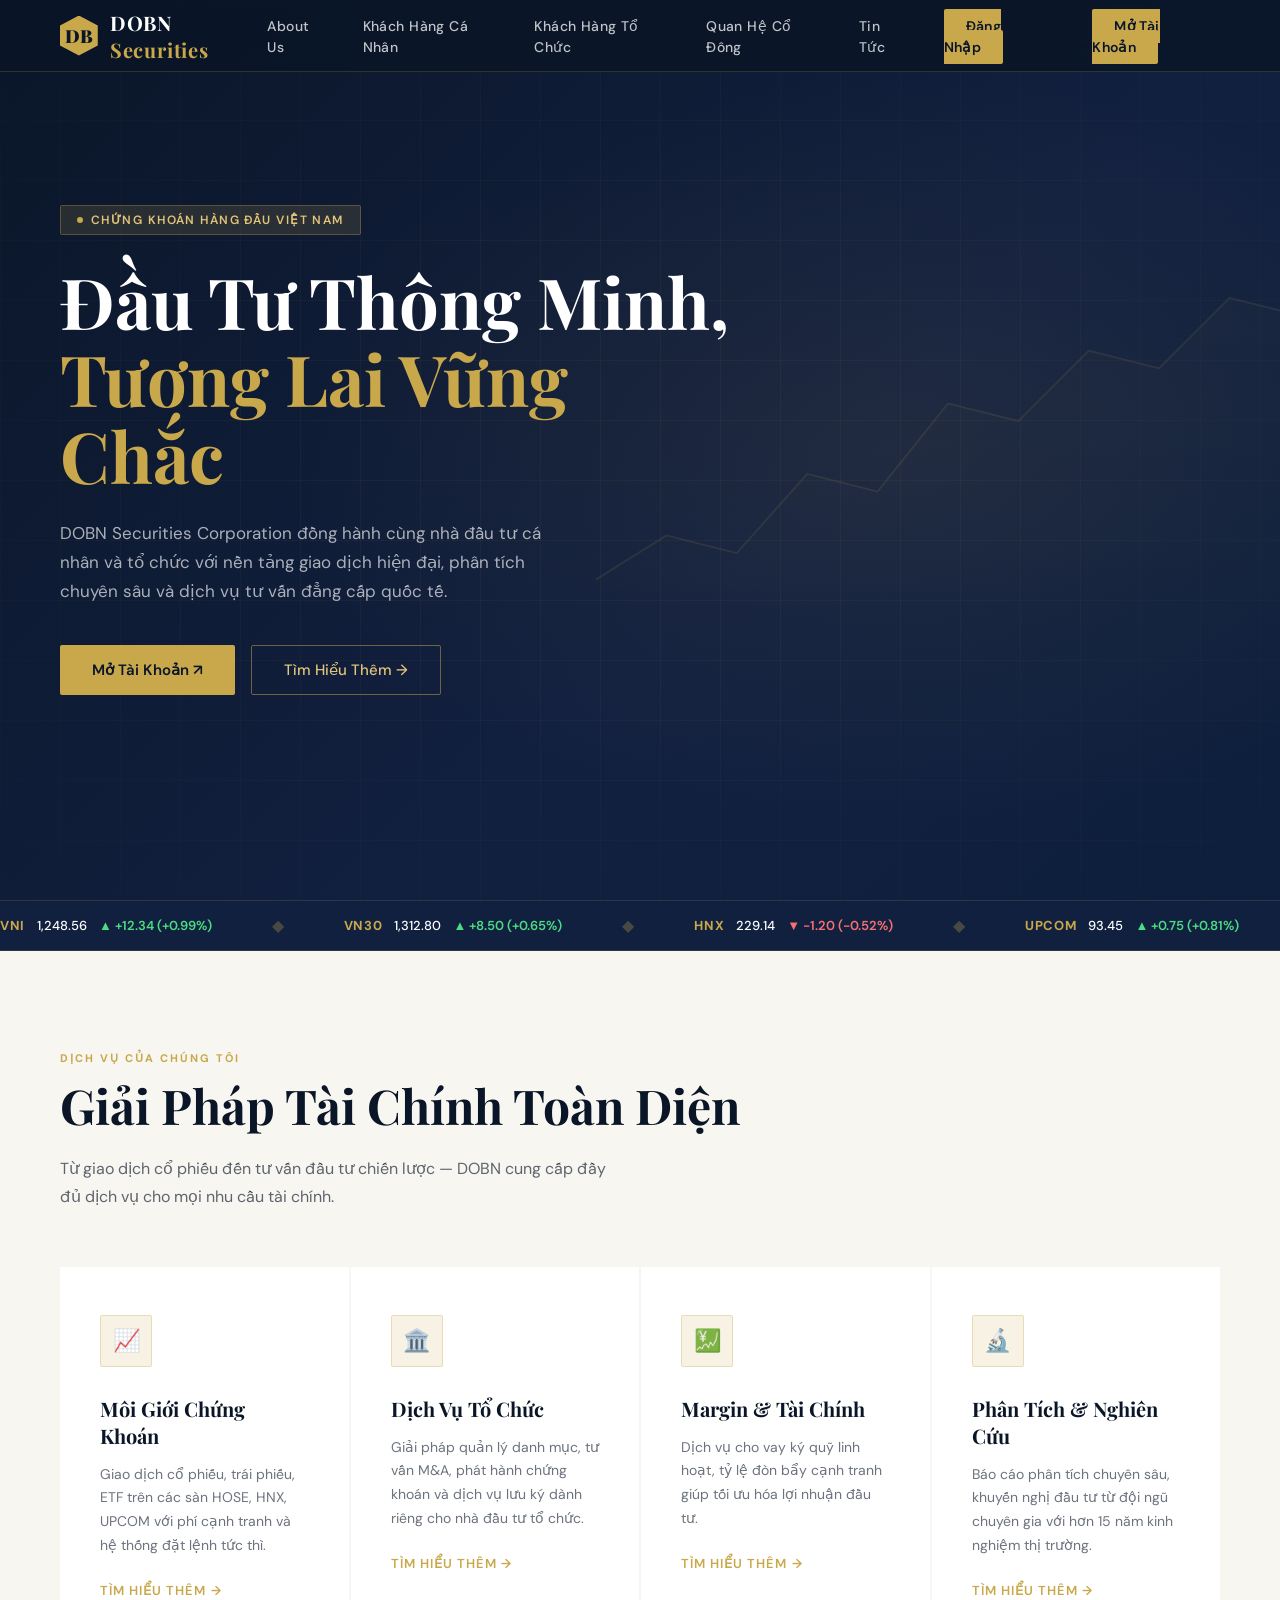
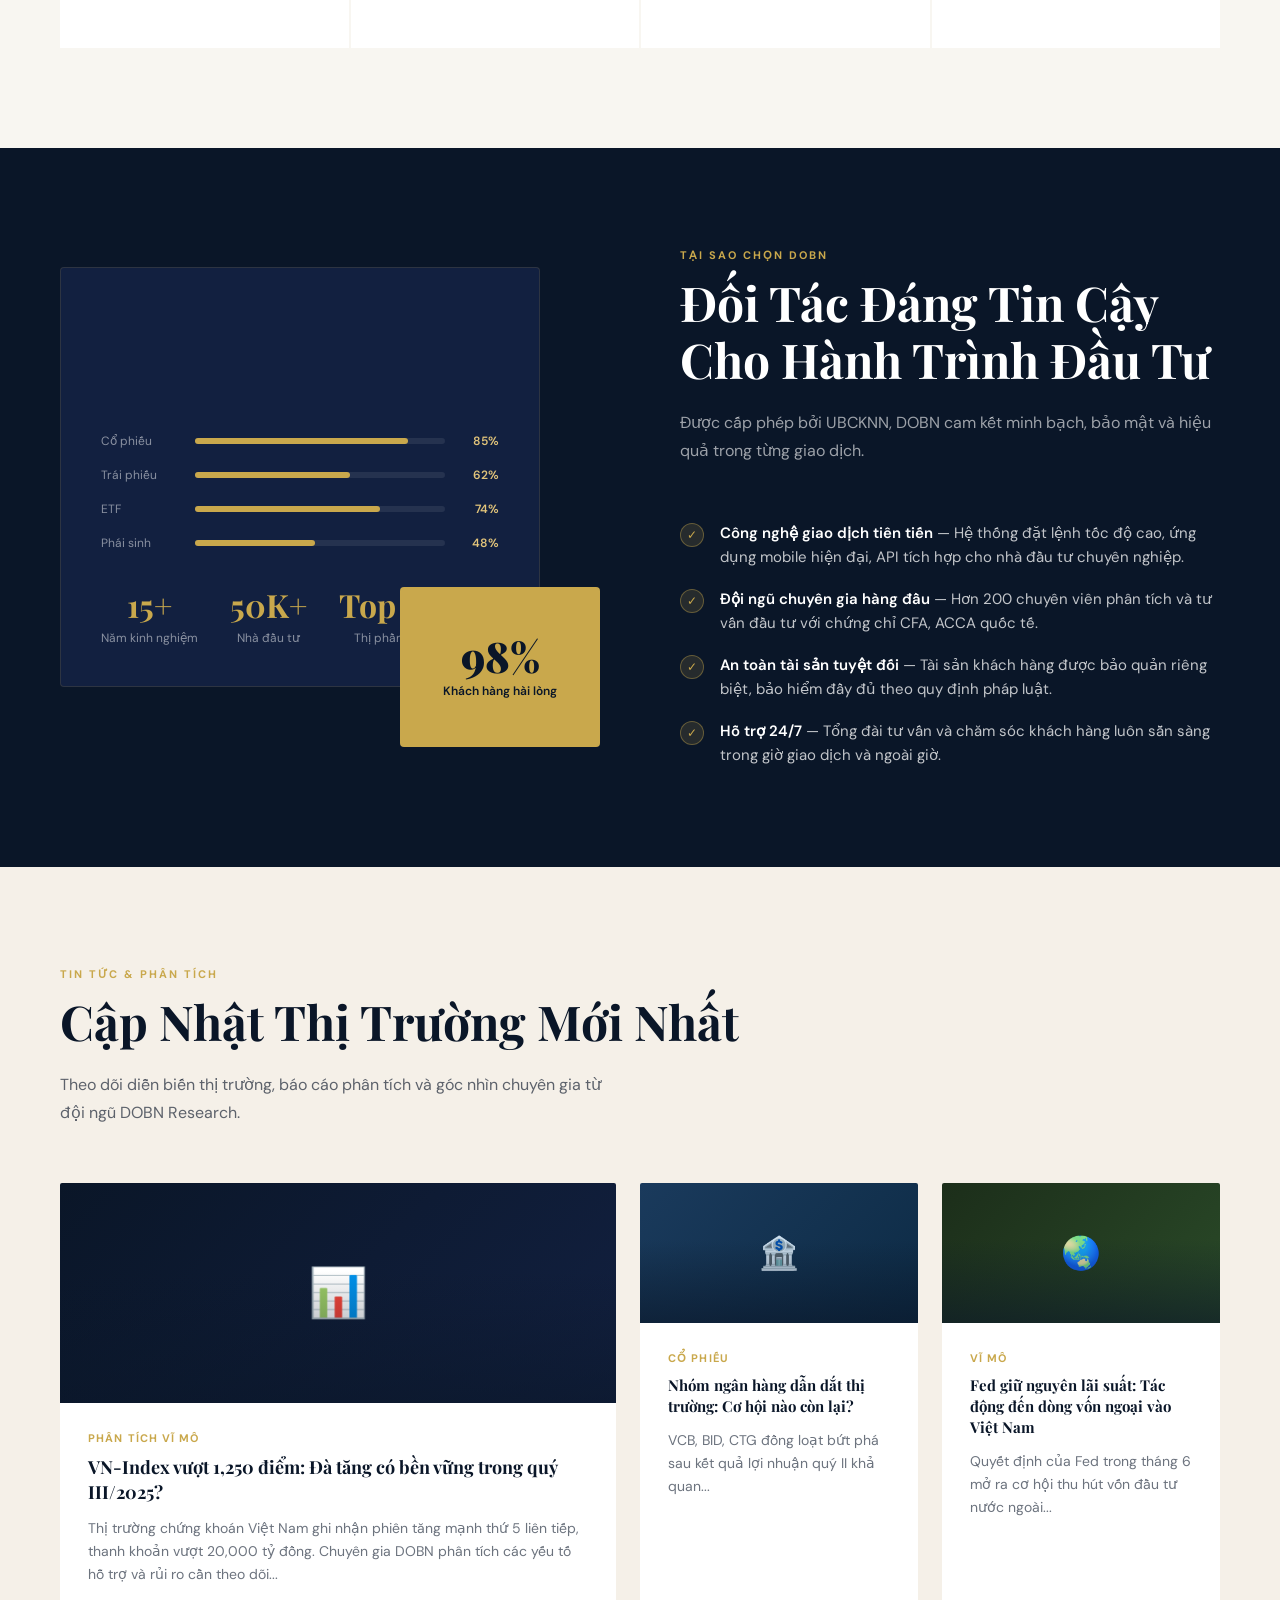
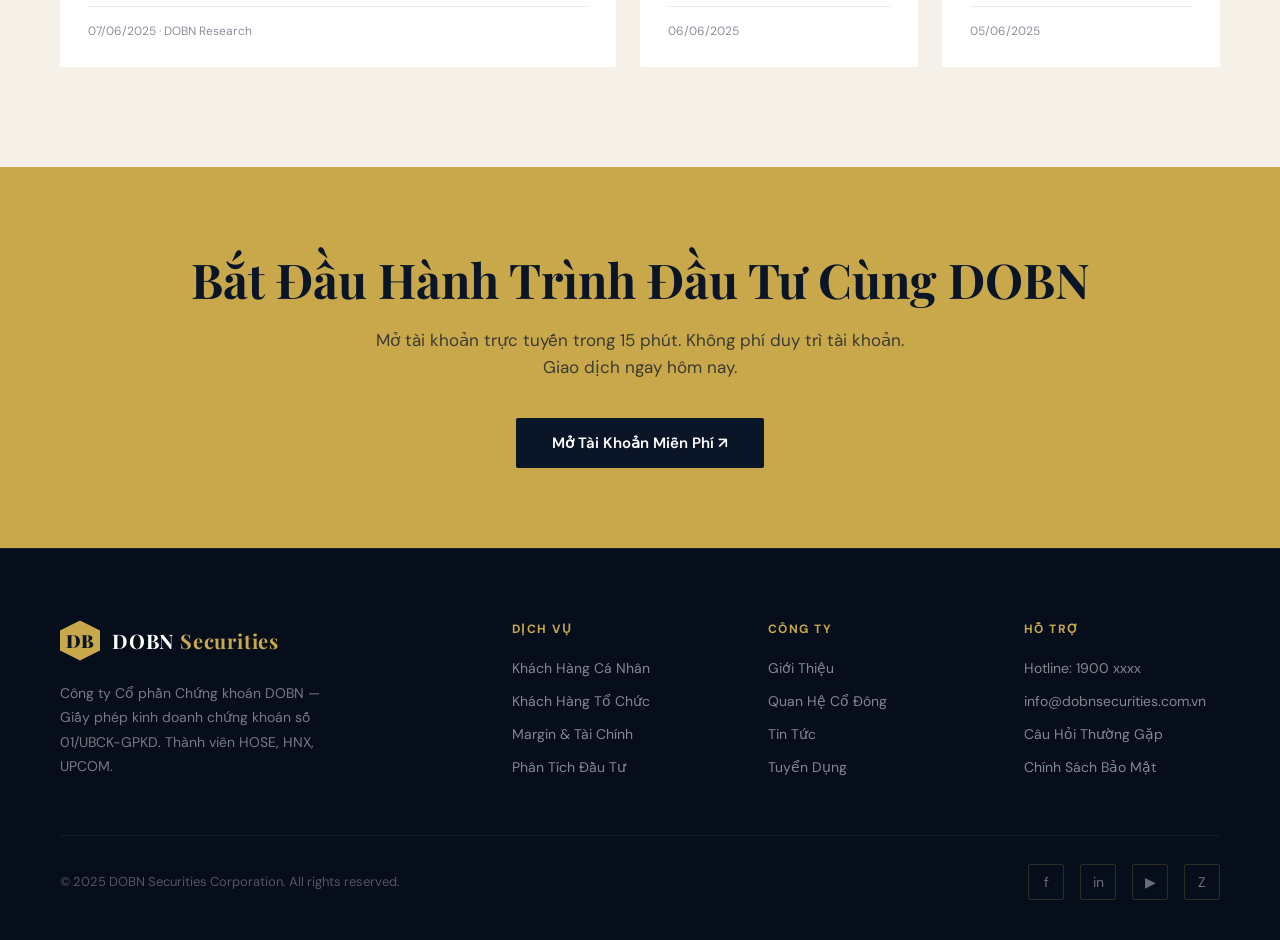
<file: home.html>
<!DOCTYPE html>
<html lang="vi">
<head>
  <meta charset="UTF-8" />
  <meta name="viewport" content="width=device-width, initial-scale=1.0"/>
  <title>DOBN Securities Corporation</title>
  <link href="https://fonts.googleapis.com/css2?family=Playfair+Display:wght@400;600;700;900&family=DM+Sans:wght@300;400;500;600&display=swap" rel="stylesheet"/>
  <style>
    :root {
      --navy: #0a1628;
      --navy-mid: #122040;
      --gold: #c9a84c;
      --gold-light: #e2c47a;
      --gold-dim: rgba(201,168,76,0.15);
      --cream: #f5f0e8;
      --white: #ffffff;
      --gray: #8a8f9a;
      --light-bg: #f8f6f1;
    }

    *, *::before, *::after { margin: 0; padding: 0; box-sizing: border-box; }

    html { scroll-behavior: smooth; }

    body {
      font-family: 'DM Sans', sans-serif;
      background: var(--navy);
      color: var(--white);
      overflow-x: hidden;
    }

    /* ── NAV ── */
    nav {
      position: fixed; top: 0; left: 0; right: 0; z-index: 100;
      display: flex; align-items: center; justify-content: space-between;
      padding: 0 60px;
      height: 72px;
      background: rgba(10,22,40,0.92);
      backdrop-filter: blur(12px);
      border-bottom: 1px solid rgba(201,168,76,0.2);
      transition: background 0.3s;
    }

    .nav-logo {
      display: flex; align-items: center; gap: 12px; text-decoration: none;
    }
    .logo-box {
      width: 40px; height: 40px;
      background: var(--gold);
      display: flex; align-items: center; justify-content: center;
      font-family: 'Playfair Display', serif;
      font-weight: 900; font-size: 18px;
      color: var(--navy);
      clip-path: polygon(50% 0%,100% 25%,100% 75%,50% 100%,0% 75%,0% 25%);
    }
    .logo-text {
      font-family: 'Playfair Display', serif;
      font-size: 20px; font-weight: 700;
      color: var(--white);
      letter-spacing: 0.04em;
    }
    .logo-text span { color: var(--gold); }

    .nav-links { display: flex; align-items: center; gap: 36px; list-style: none; }
    .nav-links a {
      text-decoration: none;
      color: rgba(255,255,255,0.75);
      font-size: 14px; font-weight: 500;
      letter-spacing: 0.03em;
      position: relative;
      transition: color 0.25s;
    }
    .nav-links a::after {
      content: '';
      position: absolute; bottom: -4px; left: 0; right: 0; height: 1px;
      background: var(--gold);
      transform: scaleX(0); transform-origin: left;
      transition: transform 0.3s;
    }
    .nav-links a:hover { color: var(--gold-light); }
    .nav-links a:hover::after { transform: scaleX(1); }

    .nav-cta {
      background: var(--gold);
      color: var(--navy) !important;
      padding: 8px 22px;
      border-radius: 2px;
      font-weight: 600 !important;
      transition: background 0.25s !important;
    }
    .nav-cta:hover { background: var(--gold-light) !important; color: var(--navy) !important; }
    .nav-cta::after { display: none !important; }

    /* ── HERO ── */
    .hero {
      min-height: 100vh;
      position: relative;
      display: flex; align-items: center;
      overflow: hidden;
      padding: 0 60px;
    }

    .hero-bg {
      position: absolute; inset: 0;
      background:
        radial-gradient(ellipse 70% 60% at 70% 50%, rgba(201,168,76,0.08) 0%, transparent 70%),
        linear-gradient(135deg, #0a1628 0%, #122040 60%, #0d1f3c 100%);
    }
    .hero-grid {
      position: absolute; inset: 0;
      background-image:
        linear-gradient(rgba(201,168,76,0.05) 1px, transparent 1px),
        linear-gradient(90deg, rgba(201,168,76,0.05) 1px, transparent 1px);
      background-size: 60px 60px;
      mask-image: radial-gradient(ellipse 80% 80% at 50% 50%, black 30%, transparent 100%);
    }

    .hero-chart {
      position: absolute; right: -20px; top: 50%; transform: translateY(-50%);
      width: 55%; opacity: 0.12;
    }
    .hero-chart svg { width: 100%; height: auto; }

    .hero-content {
      position: relative; z-index: 2;
      max-width: 680px;
      animation: fadeUp 1s ease both;
    }

    .hero-badge {
      display: inline-flex; align-items: center; gap: 8px;
      background: var(--gold-dim);
      border: 1px solid rgba(201,168,76,0.3);
      padding: 6px 16px;
      border-radius: 2px;
      margin-bottom: 28px;
      font-size: 12px; font-weight: 600;
      color: var(--gold-light);
      letter-spacing: 0.12em; text-transform: uppercase;
    }
    .badge-dot {
      width: 6px; height: 6px; border-radius: 50%;
      background: var(--gold);
      animation: pulse 2s infinite;
    }

    .hero h1 {
      font-family: 'Playfair Display', serif;
      font-size: clamp(42px, 5.5vw, 72px);
      font-weight: 700;
      line-height: 1.1;
      margin-bottom: 24px;
      color: var(--white);
    }
    .hero h1 em {
      font-style: normal;
      color: var(--gold);
      display: block;
    }

    .hero p {
      font-size: 17px; line-height: 1.7;
      color: rgba(255,255,255,0.65);
      max-width: 520px;
      margin-bottom: 40px;
    }

    .hero-actions { display: flex; gap: 16px; flex-wrap: wrap; }

    .btn-primary {
      display: inline-flex; align-items: center; gap: 10px;
      background: var(--gold);
      color: var(--navy);
      padding: 14px 32px;
      border-radius: 2px;
      font-weight: 600; font-size: 15px;
      text-decoration: none;
      transition: transform 0.2s, background 0.2s;
    }
    .btn-primary:hover { background: var(--gold-light); transform: translateY(-2px); }

    .btn-outline {
      display: inline-flex; align-items: center; gap: 10px;
      border: 1px solid rgba(201,168,76,0.5);
      color: var(--gold-light);
      padding: 14px 32px;
      border-radius: 2px;
      font-weight: 500; font-size: 15px;
      text-decoration: none;
      transition: border-color 0.2s, background 0.2s;
    }
    .btn-outline:hover { border-color: var(--gold); background: var(--gold-dim); }

    /* ── STATS TICKER ── */
    .ticker {
      background: var(--navy-mid);
      border-top: 1px solid rgba(201,168,76,0.15);
      border-bottom: 1px solid rgba(201,168,76,0.15);
      padding: 14px 0;
      overflow: hidden;
      position: relative;
    }
    .ticker-track {
      display: flex; gap: 60px;
      animation: ticker 30s linear infinite;
      white-space: nowrap;
    }
    .ticker-item {
      display: flex; align-items: center; gap: 12px;
      font-size: 13px;
    }
    .ticker-sym { font-weight: 700; color: var(--gold); letter-spacing: 0.05em; }
    .ticker-val { color: var(--white); font-weight: 500; }
    .ticker-chg { font-weight: 600; }
    .up { color: #4ade80; }
    .dn { color: #f87171; }
    .ticker-sep { color: rgba(201,168,76,0.3); }

    /* ── SECTION BASE ── */
    section { padding: 100px 60px; }

    .section-label {
      font-size: 11px; font-weight: 700;
      letter-spacing: 0.18em; text-transform: uppercase;
      color: var(--gold);
      margin-bottom: 12px;
    }
    .section-title {
      font-family: 'Playfair Display', serif;
      font-size: clamp(30px, 4vw, 48px);
      font-weight: 700;
      line-height: 1.2;
      margin-bottom: 20px;
    }
    .section-desc {
      font-size: 16px; line-height: 1.75;
      color: rgba(255,255,255,0.6);
      max-width: 560px;
      margin-bottom: 56px;
    }

    /* ── SERVICES ── */
    .services { background: var(--light-bg); color: var(--navy); }
    .services .section-label { color: var(--gold); }
    .services .section-title { color: var(--navy); }
    .services .section-desc { color: rgba(10,22,40,0.65); }

    .services-grid {
      display: grid;
      grid-template-columns: repeat(auto-fit, minmax(280px, 1fr));
      gap: 2px;
    }

    .service-card {
      background: var(--white);
      padding: 48px 40px;
      position: relative;
      overflow: hidden;
      cursor: default;
      transition: transform 0.3s;
      text-decoration: none;
      color: inherit;
      display: block;
    }
    .service-card::before {
      content: '';
      position: absolute; top: 0; left: 0; right: 0; height: 3px;
      background: var(--gold);
      transform: scaleX(0); transform-origin: left;
      transition: transform 0.35s;
    }
    .service-card:hover { transform: translateY(-4px); }
    .service-card:hover::before { transform: scaleX(1); }

    .service-icon {
      width: 52px; height: 52px;
      background: var(--gold-dim);
      border: 1px solid rgba(201,168,76,0.3);
      border-radius: 2px;
      display: flex; align-items: center; justify-content: center;
      margin-bottom: 28px;
      font-size: 22px;
    }

    .service-title {
      font-family: 'Playfair Display', serif;
      font-size: 20px; font-weight: 700;
      color: var(--navy);
      margin-bottom: 14px;
    }
    .service-desc {
      font-size: 14px; line-height: 1.7;
      color: rgba(10,22,40,0.6);
    }
    .service-link {
      display: inline-flex; align-items: center; gap: 6px;
      margin-top: 24px;
      font-size: 13px; font-weight: 600;
      color: var(--gold);
      text-transform: uppercase; letter-spacing: 0.08em;
    }

    /* ── WHY DOBN ── */
    .why { background: var(--navy); }

    .why-inner {
      display: grid;
      grid-template-columns: 1fr 1fr;
      gap: 80px;
      align-items: center;
    }

    .why-visual {
      position: relative;
      height: 480px;
    }
    .why-card-big {
      position: absolute; top: 0; left: 0; right: 60px; bottom: 60px;
      background: var(--navy-mid);
      border: 1px solid rgba(201,168,76,0.15);
      border-radius: 4px;
      padding: 40px;
      display: flex; flex-direction: column; justify-content: flex-end;
    }
    .why-card-small {
      position: absolute; bottom: 0; right: 0;
      width: 200px; height: 160px;
      background: var(--gold);
      border-radius: 4px;
      display: flex; flex-direction: column;
      align-items: center; justify-content: center;
      text-align: center;
      padding: 20px;
    }
    .why-card-small .big-num {
      font-family: 'Playfair Display', serif;
      font-size: 42px; font-weight: 900;
      color: var(--navy); line-height: 1;
    }
    .why-card-small p { font-size: 12px; font-weight: 600; color: var(--navy); margin-top: 6px; }

    .why-chart-lines { display: flex; flex-direction: column; gap: 18px; }
    .chart-row { display: flex; align-items: center; gap: 14px; }
    .chart-row-label { font-size: 12px; color: rgba(255,255,255,0.5); width: 80px; flex-shrink: 0; }
    .chart-bar-bg { flex: 1; height: 6px; background: rgba(255,255,255,0.08); border-radius: 3px; }
    .chart-bar-fill { height: 100%; background: var(--gold); border-radius: 3px; }
    .chart-row-val { font-size: 12px; font-weight: 600; color: var(--gold-light); width: 40px; text-align: right; }

    .why-stats-row {
      display: flex; gap: 32px;
      margin-top: 32px;
    }
    .why-stat { text-align: center; }
    .why-stat .num {
      font-family: 'Playfair Display', serif;
      font-size: 32px; font-weight: 700; color: var(--gold);
    }
    .why-stat .lbl { font-size: 12px; color: rgba(255,255,255,0.5); margin-top: 4px; }

    .why-list { list-style: none; margin-top: 12px; display: flex; flex-direction: column; gap: 18px; }
    .why-list li {
      display: flex; gap: 16px; align-items: flex-start;
    }
    .why-check {
      width: 24px; height: 24px; border-radius: 50%;
      background: var(--gold-dim);
      border: 1px solid rgba(201,168,76,0.4);
      display: flex; align-items: center; justify-content: center;
      flex-shrink: 0;
      font-size: 12px; color: var(--gold);
      margin-top: 2px;
    }
    .why-list-text { font-size: 15px; color: rgba(255,255,255,0.75); line-height: 1.6; }
    .why-list-text strong { color: var(--white); font-weight: 600; }

    /* ── NEWS ── */
    .news { background: var(--cream); color: var(--navy); }
    .news .section-label { color: var(--gold); }
    .news .section-title { color: var(--navy); }
    .news .section-desc { color: rgba(10,22,40,0.65); }

    .news-grid {
      display: grid;
      grid-template-columns: 2fr 1fr 1fr;
      gap: 24px;
    }

    .news-card {
      background: var(--white);
      border-radius: 2px;
      overflow: hidden;
      transition: box-shadow 0.3s;
      cursor: pointer;
      text-decoration: none;
      color: inherit;
      display: flex; flex-direction: column;
    }
    .news-card:hover { box-shadow: 0 20px 40px rgba(10,22,40,0.12); }

    .news-img {
      height: 220px;
      background: linear-gradient(135deg, var(--navy) 0%, var(--navy-mid) 100%);
      display: flex; align-items: center; justify-content: center;
      font-size: 48px;
      position: relative;
    }
    .news-card.small .news-img { height: 140px; font-size: 32px; }

    .news-img-overlay {
      position: absolute; inset: 0;
      background: linear-gradient(transparent 40%, rgba(10,22,40,0.6));
    }

    .news-body { padding: 28px; flex: 1; display: flex; flex-direction: column; }
    .news-tag {
      font-size: 11px; font-weight: 700;
      color: var(--gold);
      text-transform: uppercase; letter-spacing: 0.1em;
      margin-bottom: 10px;
    }
    .news-title-text {
      font-family: 'Playfair Display', serif;
      font-size: 18px; font-weight: 700;
      color: var(--navy);
      line-height: 1.4;
      margin-bottom: 12px;
    }
    .news-card.small .news-title-text { font-size: 15px; }
    .news-excerpt {
      font-size: 14px; line-height: 1.65;
      color: rgba(10,22,40,0.6);
      flex: 1;
    }
    .news-date {
      font-size: 12px; color: var(--gray);
      margin-top: 20px; padding-top: 16px;
      border-top: 1px solid rgba(10,22,40,0.08);
    }

    /* ── CTA BANNER ── */
    .cta-banner {
      background: var(--gold);
      padding: 80px 60px;
      text-align: center;
    }
    .cta-banner h2 {
      font-family: 'Playfair Display', serif;
      font-size: clamp(28px, 4vw, 48px);
      font-weight: 700;
      color: var(--navy);
      margin-bottom: 16px;
    }
    .cta-banner p {
      font-size: 17px;
      color: rgba(10,22,40,0.75);
      max-width: 560px;
      margin: 0 auto 36px;
      line-height: 1.6;
    }
    .btn-dark {
      display: inline-flex; align-items: center; gap: 10px;
      background: var(--navy);
      color: var(--white);
      padding: 15px 36px;
      border-radius: 2px;
      font-weight: 600; font-size: 15px;
      text-decoration: none;
      transition: background 0.2s;
    }
    .btn-dark:hover { background: var(--navy-mid); }

    /* ── FOOTER ── */
    footer {
      background: #060e1c;
      padding: 72px 60px 40px;
      border-top: 1px solid rgba(201,168,76,0.12);
    }
    .footer-top {
      display: grid;
      grid-template-columns: 2fr 1fr 1fr 1fr;
      gap: 60px;
      margin-bottom: 56px;
    }
    .footer-brand p {
      font-size: 14px; line-height: 1.75;
      color: rgba(255,255,255,0.45);
      margin-top: 20px; max-width: 280px;
    }
    .footer-col h4 {
      font-size: 12px; font-weight: 700;
      letter-spacing: 0.12em; text-transform: uppercase;
      color: var(--gold);
      margin-bottom: 20px;
    }
    .footer-col ul { list-style: none; display: flex; flex-direction: column; gap: 12px; }
    .footer-col ul a {
      font-size: 14px; color: rgba(255,255,255,0.5);
      text-decoration: none; transition: color 0.2s;
    }
    .footer-col ul a:hover { color: var(--gold-light); }

    .footer-bottom {
      padding-top: 28px;
      border-top: 1px solid rgba(255,255,255,0.06);
      display: flex; align-items: center; justify-content: space-between;
    }
    .footer-bottom p { font-size: 13px; color: rgba(255,255,255,0.3); }
    .footer-socials { display: flex; gap: 16px; }
    .social-btn {
      width: 36px; height: 36px;
      border: 1px solid rgba(201,168,76,0.2);
      border-radius: 2px;
      display: flex; align-items: center; justify-content: center;
      color: rgba(255,255,255,0.4);
      font-size: 14px;
      cursor: pointer;
      transition: border-color 0.2s, color 0.2s;
      text-decoration: none;
    }
    .social-btn:hover { border-color: var(--gold); color: var(--gold); }

    /* ── ANIMATIONS ── */
    @keyframes fadeUp {
      from { opacity: 0; transform: translateY(40px); }
      to { opacity: 1; transform: translateY(0); }
    }
    @keyframes pulse {
      0%, 100% { opacity: 1; }
      50% { opacity: 0.4; }
    }
    @keyframes ticker {
      from { transform: translateX(0); }
      to { transform: translateX(-50%); }
    }

    .reveal {
      opacity: 0; transform: translateY(30px);
      transition: opacity 0.7s, transform 0.7s;
    }
    .reveal.visible { opacity: 1; transform: none; }

    /* ── MOBILE HAMBURGER ── */
    .hamburger { display: none; flex-direction: column; gap: 5px; cursor: pointer; padding: 4px; }
    .hamburger span { display: block; width: 24px; height: 2px; background: var(--white); transition: 0.3s; }

    @media (max-width: 900px) {
      nav { padding: 0 24px; }
      .nav-links { display: none; }
      .hamburger { display: flex; }
      .hero { padding: 120px 24px 80px; min-height: auto; }
      section { padding: 72px 24px; }
      .services-grid { grid-template-columns: 1fr; gap: 1px; }
      .why-inner { grid-template-columns: 1fr; gap: 48px; }
      .why-visual { height: 320px; }
      .news-grid { grid-template-columns: 1fr; }
      .footer-top { grid-template-columns: 1fr 1fr; gap: 40px; }
      .footer-bottom { flex-direction: column; gap: 16px; text-align: center; }
      .cta-banner { padding: 60px 24px; }
      footer { padding: 60px 24px 32px; }
    }
  </style>
</head>
<body>

<!-- NAV -->
<nav>
  <a href="home.html" class="nav-logo">
    <div class="logo-box">DB</div>
    <span class="logo-text">DOBN <span>Securities</span></span>
  </a>
  <ul class="nav-links">
    <li><a href="abouts.html">About Us</a></li>
    <li><a href="individual.html">Khách Hàng Cá Nhân</a></li>
    <li><a href="institutional.html">Khách Hàng Tổ Chức</a></li>
    <li><a href="shareholder.html">Quan Hệ Cổ Đông</a></li>
    <li><a href="newss.html">Tin Tức</a></li>
    <li><a href="individual.html" class="nav-cta">Đăng Nhập</a></li>
    <li><a href="individual.html" class="nav-cta">Mở Tài Khoản</a></li>
  </ul>
  <div class="hamburger" onclick="toggleMenu()">
    <span></span><span></span><span></span>
  </div>
</nav>

<!-- HERO -->
<section class="hero">
  <div class="hero-bg"></div>
  <div class="hero-grid"></div>

  <!-- decorative chart background -->
  <div class="hero-chart" aria-hidden="true">
    <svg viewBox="0 0 800 500" fill="none" xmlns="http://www.w3.org/2000/svg">
      <polyline points="0,400 80,350 160,370 240,280 320,300 400,200 480,220 560,140 640,160 720,80 800,100"
        stroke="#c9a84c" stroke-width="2" fill="none"/>
      <polygon points="0,400 80,350 160,370 240,280 320,300 400,200 480,220 560,140 640,160 720,80 800,100 800,500 0,500"
        fill="url(#heroGrad)" opacity="0.4"/>
      <defs>
        <linearGradient id="heroGrad" x1="0" y1="0" x2="0" y2="1">
          <stop offset="0%" stop-color="#c9a84c" stop-opacity="0.5"/>
          <stop offset="100%" stop-color="#c9a84c" stop-opacity="0"/>
        </linearGradient>
      </defs>
    </svg>
  </div>

  <div class="hero-content">
    <div class="hero-badge">
      <span class="badge-dot"></span>
      Chứng Khoán Hàng Đầu Việt Nam
    </div>
    <h1>
      Đầu Tư Thông Minh,
      <em>Tương Lai Vững Chắc</em>
    </h1>
    <p>DOBN Securities Corporation đồng hành cùng nhà đầu tư cá nhân và tổ chức với nền tảng giao dịch hiện đại, phân tích chuyên sâu và dịch vụ tư vấn đẳng cấp quốc tế.</p>
    <div class="hero-actions">
      <a href="individual.html" class="btn-primary">Mở Tài Khoản ↗</a>
      <a href="abouts.html" class="btn-outline">Tìm Hiểu Thêm →</a>
    </div>
  </div>
</section>

<!-- TICKER -->
<div class="ticker">
  <div class="ticker-track" id="tickerTrack">
    <div class="ticker-item"><span class="ticker-sym">VNI</span><span class="ticker-val">1,248.56</span><span class="ticker-chg up">▲ +12.34 (+0.99%)</span></div>
    <span class="ticker-sep">◆</span>
    <div class="ticker-item"><span class="ticker-sym">VN30</span><span class="ticker-val">1,312.80</span><span class="ticker-chg up">▲ +8.50 (+0.65%)</span></div>
    <span class="ticker-sep">◆</span>
    <div class="ticker-item"><span class="ticker-sym">HNX</span><span class="ticker-val">229.14</span><span class="ticker-chg dn">▼ -1.20 (-0.52%)</span></div>
    <span class="ticker-sep">◆</span>
    <div class="ticker-item"><span class="ticker-sym">UPCOM</span><span class="ticker-val">93.45</span><span class="ticker-chg up">▲ +0.75 (+0.81%)</span></div>
    <span class="ticker-sep">◆</span>
    <div class="ticker-item"><span class="ticker-sym">VCB</span><span class="ticker-val">87,200</span><span class="ticker-chg up">▲ +1,200 (+1.40%)</span></div>
    <span class="ticker-sep">◆</span>
    <div class="ticker-item"><span class="ticker-sym">VIC</span><span class="ticker-val">44,350</span><span class="ticker-chg dn">▼ -250 (-0.56%)</span></div>
    <span class="ticker-sep">◆</span>
    <div class="ticker-item"><span class="ticker-sym">HPG</span><span class="ticker-val">29,800</span><span class="ticker-chg up">▲ +400 (+1.36%)</span></div>
    <span class="ticker-sep">◆</span>
    <div class="ticker-item"><span class="ticker-sym">MBB</span><span class="ticker-val">24,550</span><span class="ticker-chg up">▲ +150 (+0.61%)</span></div>
    <span class="ticker-sep">◆</span>
    <!-- duplicate for seamless loop -->
    <div class="ticker-item"><span class="ticker-sym">VNI</span><span class="ticker-val">1,248.56</span><span class="ticker-chg up">▲ +12.34 (+0.99%)</span></div>
    <span class="ticker-sep">◆</span>
    <div class="ticker-item"><span class="ticker-sym">VN30</span><span class="ticker-val">1,312.80</span><span class="ticker-chg up">▲ +8.50 (+0.65%)</span></div>
    <span class="ticker-sep">◆</span>
    <div class="ticker-item"><span class="ticker-sym">HNX</span><span class="ticker-val">229.14</span><span class="ticker-chg dn">▼ -1.20 (-0.52%)</span></div>
    <span class="ticker-sep">◆</span>
    <div class="ticker-item"><span class="ticker-sym">UPCOM</span><span class="ticker-val">93.45</span><span class="ticker-chg up">▲ +0.75 (+0.81%)</span></div>
    <span class="ticker-sep">◆</span>
    <div class="ticker-item"><span class="ticker-sym">VCB</span><span class="ticker-val">87,200</span><span class="ticker-chg up">▲ +1,200 (+1.40%)</span></div>
    <span class="ticker-sep">◆</span>
    <div class="ticker-item"><span class="ticker-sym">HPG</span><span class="ticker-val">29,800</span><span class="ticker-chg up">▲ +400 (+1.36%)</span></div>
    <span class="ticker-sep">◆</span>
  </div>
</div>

<!-- SERVICES -->
<section class="services reveal">
  <div class="section-label">Dịch Vụ Của Chúng Tôi</div>
  <div class="section-title">Giải Pháp Tài Chính Toàn Diện</div>
  <div class="section-desc">Từ giao dịch cổ phiếu đến tư vấn đầu tư chiến lược — DOBN cung cấp đầy đủ dịch vụ cho mọi nhu cầu tài chính.</div>

  <div class="services-grid">
    <a href="individual.html" class="service-card">
      <div class="service-icon">📈</div>
      <div class="service-title">Môi Giới Chứng Khoán</div>
      <div class="service-desc">Giao dịch cổ phiếu, trái phiếu, ETF trên các sàn HOSE, HNX, UPCOM với phí cạnh tranh và hệ thống đặt lệnh tức thì.</div>
      <div class="service-link">Tìm hiểu thêm →</div>
    </a>
    <a href="institutional.html" class="service-card">
      <div class="service-icon">🏛️</div>
      <div class="service-title">Dịch Vụ Tổ Chức</div>
      <div class="service-desc">Giải pháp quản lý danh mục, tư vấn M&A, phát hành chứng khoán và dịch vụ lưu ký dành riêng cho nhà đầu tư tổ chức.</div>
      <div class="service-link">Tìm hiểu thêm →</div>
    </a>
    <a href="individual.html" class="service-card">
      <div class="service-icon">💹</div>
      <div class="service-title">Margin &amp; Tài Chính</div>
      <div class="service-desc">Dịch vụ cho vay ký quỹ linh hoạt, tỷ lệ đòn bẩy cạnh tranh giúp tối ưu hóa lợi nhuận đầu tư.</div>
      <div class="service-link">Tìm hiểu thêm →</div>
    </a>
    <a href="individual.html" class="service-card">
      <div class="service-icon">🔬</div>
      <div class="service-title">Phân Tích &amp; Nghiên Cứu</div>
      <div class="service-desc">Báo cáo phân tích chuyên sâu, khuyến nghị đầu tư từ đội ngũ chuyên gia với hơn 15 năm kinh nghiệm thị trường.</div>
      <div class="service-link">Tìm hiểu thêm →</div>
    </a>
  </div>
</section>

<!-- WHY DOBN -->
<section class="why reveal">
  <div class="why-inner">
    <div class="why-visual">
      <div class="why-card-big">
        <div class="why-chart-lines">
          <div class="chart-row">
            <div class="chart-row-label">Cổ phiếu</div>
            <div class="chart-bar-bg"><div class="chart-bar-fill" style="width:85%"></div></div>
            <div class="chart-row-val">85%</div>
          </div>
          <div class="chart-row">
            <div class="chart-row-label">Trái phiếu</div>
            <div class="chart-bar-bg"><div class="chart-bar-fill" style="width:62%"></div></div>
            <div class="chart-row-val">62%</div>
          </div>
          <div class="chart-row">
            <div class="chart-row-label">ETF</div>
            <div class="chart-bar-bg"><div class="chart-bar-fill" style="width:74%"></div></div>
            <div class="chart-row-val">74%</div>
          </div>
          <div class="chart-row">
            <div class="chart-row-label">Phái sinh</div>
            <div class="chart-bar-bg"><div class="chart-bar-fill" style="width:48%"></div></div>
            <div class="chart-row-val">48%</div>
          </div>
        </div>
        <div class="why-stats-row">
          <div class="why-stat">
            <div class="num">15+</div>
            <div class="lbl">Năm kinh nghiệm</div>
          </div>
          <div class="why-stat">
            <div class="num">50K+</div>
            <div class="lbl">Nhà đầu tư</div>
          </div>
          <div class="why-stat">
            <div class="num">Top 10</div>
            <div class="lbl">Thị phần VN</div>
          </div>
        </div>
      </div>
      <div class="why-card-small">
        <div class="big-num">98%</div>
        <p>Khách hàng hài lòng</p>
      </div>
    </div>

    <div class="why-content">
      <div class="section-label">Tại Sao Chọn DOBN</div>
      <div class="section-title">Đối Tác Đáng Tin Cậy Cho Hành Trình Đầu Tư</div>
      <div class="section-desc">Được cấp phép bởi UBCKNN, DOBN cam kết minh bạch, bảo mật và hiệu quả trong từng giao dịch.</div>
      <ul class="why-list">
        <li>
          <div class="why-check">✓</div>
          <div class="why-list-text"><strong>Công nghệ giao dịch tiên tiến</strong> — Hệ thống đặt lệnh tốc độ cao, ứng dụng mobile hiện đại, API tích hợp cho nhà đầu tư chuyên nghiệp.</div>
        </li>
        <li>
          <div class="why-check">✓</div>
          <div class="why-list-text"><strong>Đội ngũ chuyên gia hàng đầu</strong> — Hơn 200 chuyên viên phân tích và tư vấn đầu tư với chứng chỉ CFA, ACCA quốc tế.</div>
        </li>
        <li>
          <div class="why-check">✓</div>
          <div class="why-list-text"><strong>An toàn tài sản tuyệt đối</strong> — Tài sản khách hàng được bảo quản riêng biệt, bảo hiểm đầy đủ theo quy định pháp luật.</div>
        </li>
        <li>
          <div class="why-check">✓</div>
          <div class="why-list-text"><strong>Hỗ trợ 24/7</strong> — Tổng đài tư vấn và chăm sóc khách hàng luôn sẵn sàng trong giờ giao dịch và ngoài giờ.</div>
        </li>
      </ul>
    </div>
  </div>
</section>

<!-- NEWS -->
<section class="news reveal">
  <div class="section-label">Tin Tức & Phân Tích</div>
  <div class="section-title">Cập Nhật Thị Trường Mới Nhất</div>
  <div class="section-desc">Theo dõi diễn biến thị trường, báo cáo phân tích và góc nhìn chuyên gia từ đội ngũ DOBN Research.</div>

  <div class="news-grid">
    <a href="news.html" class="news-card">
      <div class="news-img">
        📊
        <div class="news-img-overlay"></div>
      </div>
      <div class="news-body">
        <div class="news-tag">Phân Tích Vĩ Mô</div>
        <div class="news-title-text">VN-Index vượt 1,250 điểm: Đà tăng có bền vững trong quý III/2025?</div>
        <div class="news-excerpt">Thị trường chứng khoán Việt Nam ghi nhận phiên tăng mạnh thứ 5 liên tiếp, thanh khoản vượt 20,000 tỷ đồng. Chuyên gia DOBN phân tích các yếu tố hỗ trợ và rủi ro cần theo dõi...</div>
        <div class="news-date">07/06/2025 · DOBN Research</div>
      </div>
    </a>
    <a href="news.html" class="news-card small">
      <div class="news-img" style="background: linear-gradient(135deg,#1a3a5c,#0d2b45)">
        🏦
        <div class="news-img-overlay"></div>
      </div>
      <div class="news-body">
        <div class="news-tag">Cổ Phiếu</div>
        <div class="news-title-text">Nhóm ngân hàng dẫn dắt thị trường: Cơ hội nào còn lại?</div>
        <div class="news-excerpt">VCB, BID, CTG đồng loạt bứt phá sau kết quả lợi nhuận quý II khả quan...</div>
        <div class="news-date">06/06/2025</div>
      </div>
    </a>
    <a href="news.html" class="news-card small">
      <div class="news-img" style="background: linear-gradient(135deg,#1c2e1a,#2a4a28)">
        🌏
        <div class="news-img-overlay"></div>
      </div>
      <div class="news-body">
        <div class="news-tag">Vĩ Mô</div>
        <div class="news-title-text">Fed giữ nguyên lãi suất: Tác động đến dòng vốn ngoại vào Việt Nam</div>
        <div class="news-excerpt">Quyết định của Fed trong tháng 6 mở ra cơ hội thu hút vốn đầu tư nước ngoài...</div>
        <div class="news-date">05/06/2025</div>
      </div>
    </a>
  </div>
</section>

<!-- CTA -->
<div class="cta-banner reveal">
  <h2>Bắt Đầu Hành Trình Đầu Tư Cùng DOBN</h2>
  <p>Mở tài khoản trực tuyến trong 15 phút. Không phí duy trì tài khoản. Giao dịch ngay hôm nay.</p>
  <a href="individual.html" class="btn-dark">Mở Tài Khoản Miễn Phí ↗</a>
</div>

<!-- FOOTER -->
<footer>
  <div class="footer-top">
    <div class="footer-brand">
      <a href="home.html" class="nav-logo" style="text-decoration:none">
        <div class="logo-box">DB</div>
        <span class="logo-text">DOBN <span>Securities</span></span>
      </a>
      <p>Công ty Cổ phần Chứng khoán DOBN — Giấy phép kinh doanh chứng khoán số 01/UBCK-GPKD. Thành viên HOSE, HNX, UPCOM.</p>
    </div>
    <div class="footer-col">
      <h4>Dịch Vụ</h4>
      <ul>
        <li><a href="individual.html">Khách Hàng Cá Nhân</a></li>
        <li><a href="institutional.html">Khách Hàng Tổ Chức</a></li>
        <li><a href="individual.html">Margin &amp; Tài Chính</a></li>
        <li><a href="individual.html">Phân Tích Đầu Tư</a></li>
      </ul>
    </div>
    <div class="footer-col">
      <h4>Công Ty</h4>
      <ul>
        <li><a href="about.html">Giới Thiệu</a></li>
        <li><a href="shareholder.html">Quan Hệ Cổ Đông</a></li>
        <li><a href="news.html">Tin Tức</a></li>
        <li><a href="about.html">Tuyển Dụng</a></li>
      </ul>
    </div>
    <div class="footer-col">
      <h4>Hỗ Trợ</h4>
      <ul>
        <li><a href="#">Hotline: 1900 xxxx</a></li>
        <li><a href="#">info@dobnsecurities.com.vn</a></li>
        <li><a href="#">Câu Hỏi Thường Gặp</a></li>
        <li><a href="#">Chính Sách Bảo Mật</a></li>
      </ul>
    </div>
  </div>
  <div class="footer-bottom">
    <p>© 2025 DOBN Securities Corporation. All rights reserved.</p>
    <div class="footer-socials">
      <a href="#" class="social-btn" title="Facebook">f</a>
      <a href="#" class="social-btn" title="LinkedIn">in</a>
      <a href="#" class="social-btn" title="YouTube">▶</a>
      <a href="#" class="social-btn" title="Zalo">Z</a>
    </div>
  </div>
</footer>

<script>
  // Reveal on scroll
  const reveals = document.querySelectorAll('.reveal');
  const io = new IntersectionObserver(entries => {
    entries.forEach(e => { if (e.isIntersecting) { e.target.classList.add('visible'); io.unobserve(e.target); } });
  }, { threshold: 0.12 });
  reveals.forEach(r => io.observe(r));

  // Mobile menu toggle (simple)
  function toggleMenu() {
    const links = document.querySelector('.nav-links');
    if (links.style.display === 'flex') {
      links.style.display = '';
    } else {
      links.style.cssText = 'display:flex;flex-direction:column;position:fixed;top:72px;left:0;right:0;background:#0a1628;padding:24px 24px 32px;gap:20px;border-bottom:1px solid rgba(201,168,76,0.2);z-index:99;';
    }
  }

  // Sticky nav shadow
  window.addEventListener('scroll', () => {
    document.querySelector('nav').style.background =
      window.scrollY > 40 ? 'rgba(6,14,28,0.98)' : 'rgba(10,22,40,0.92)';
  });
</script>
</body>
</html>
</file>
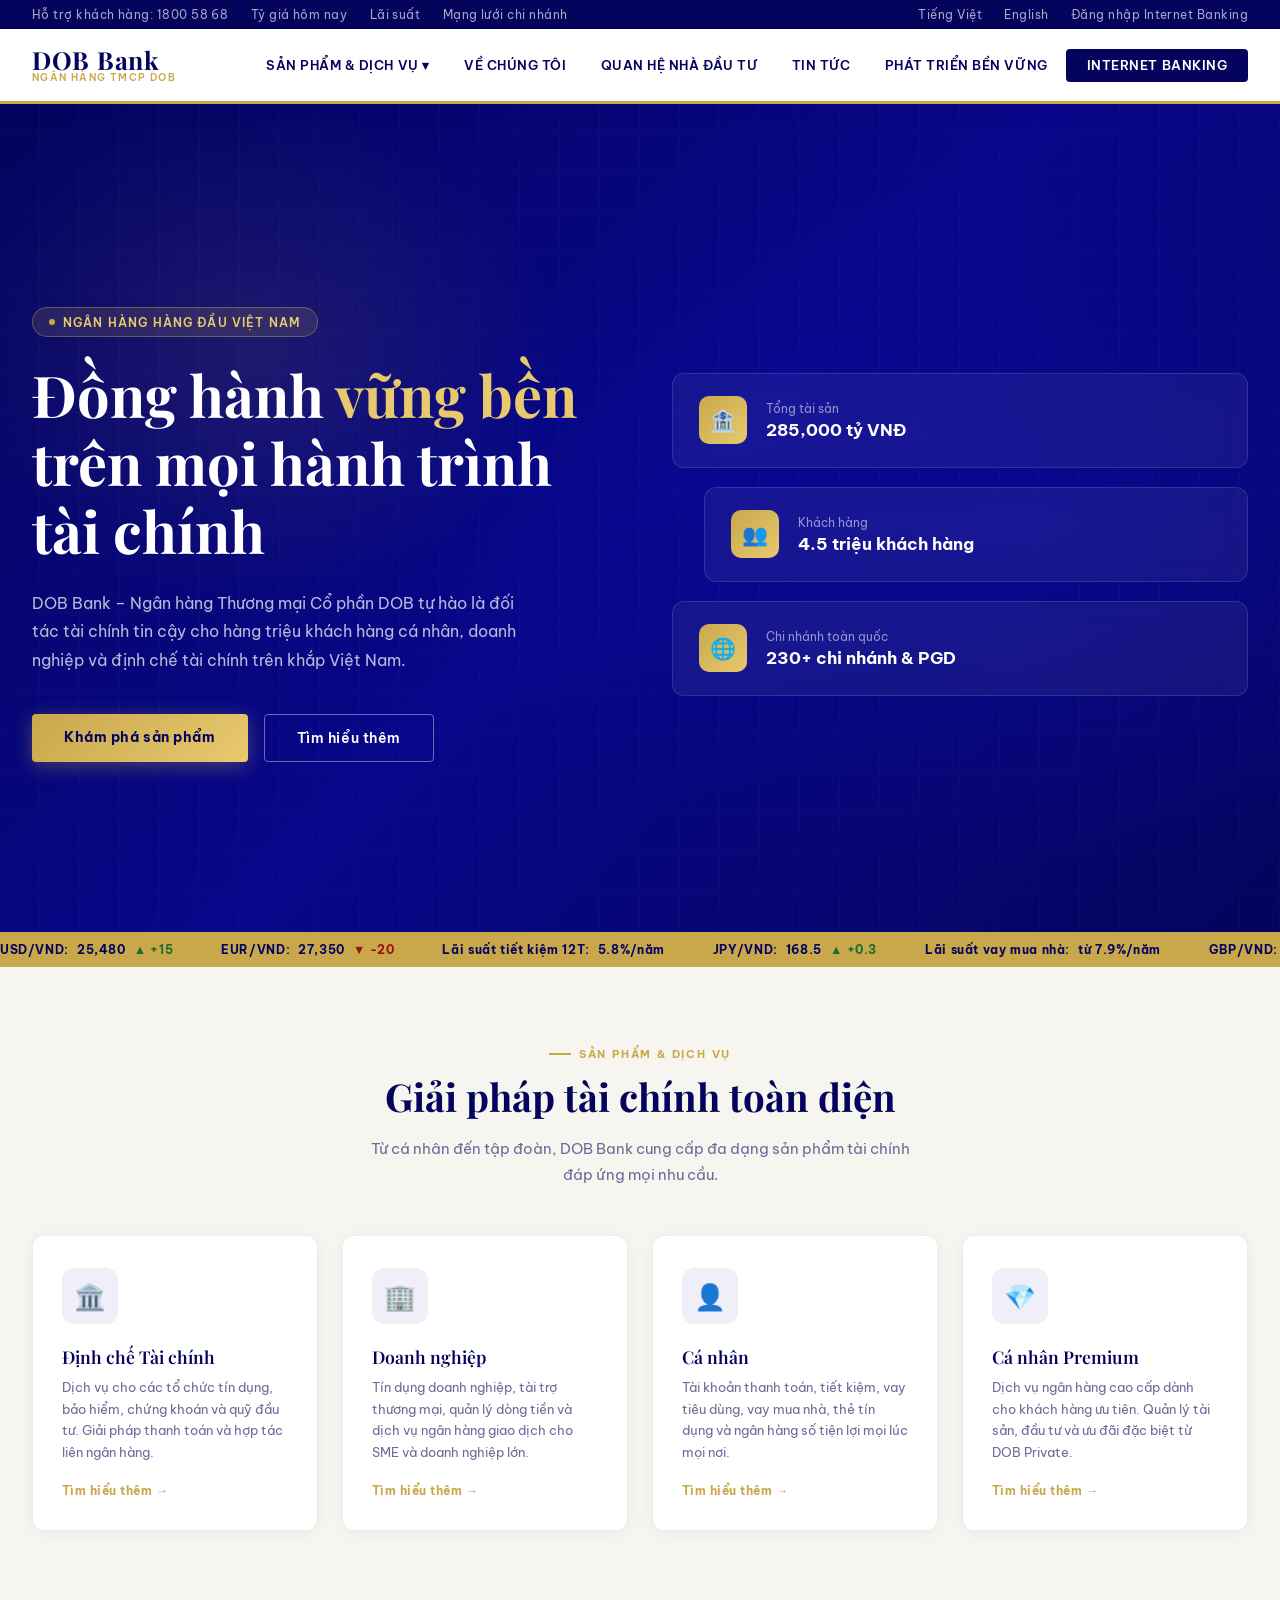
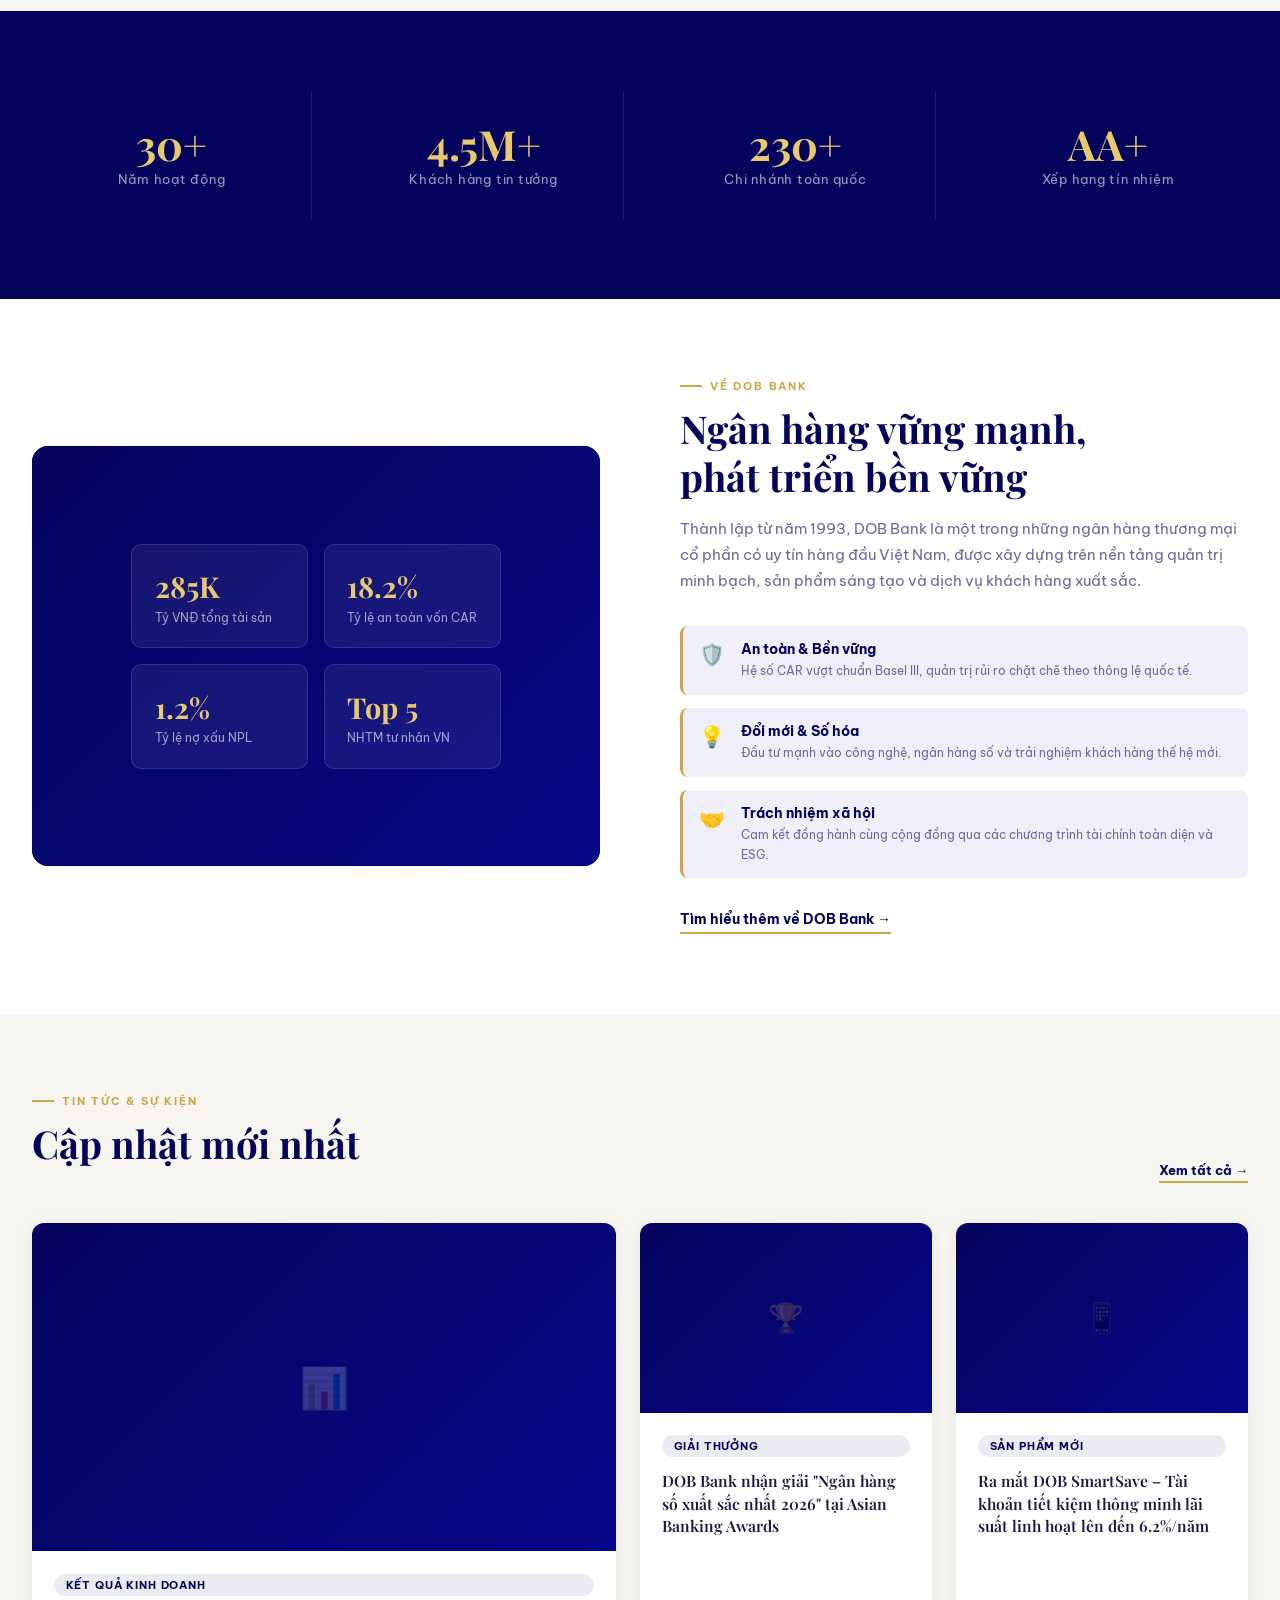
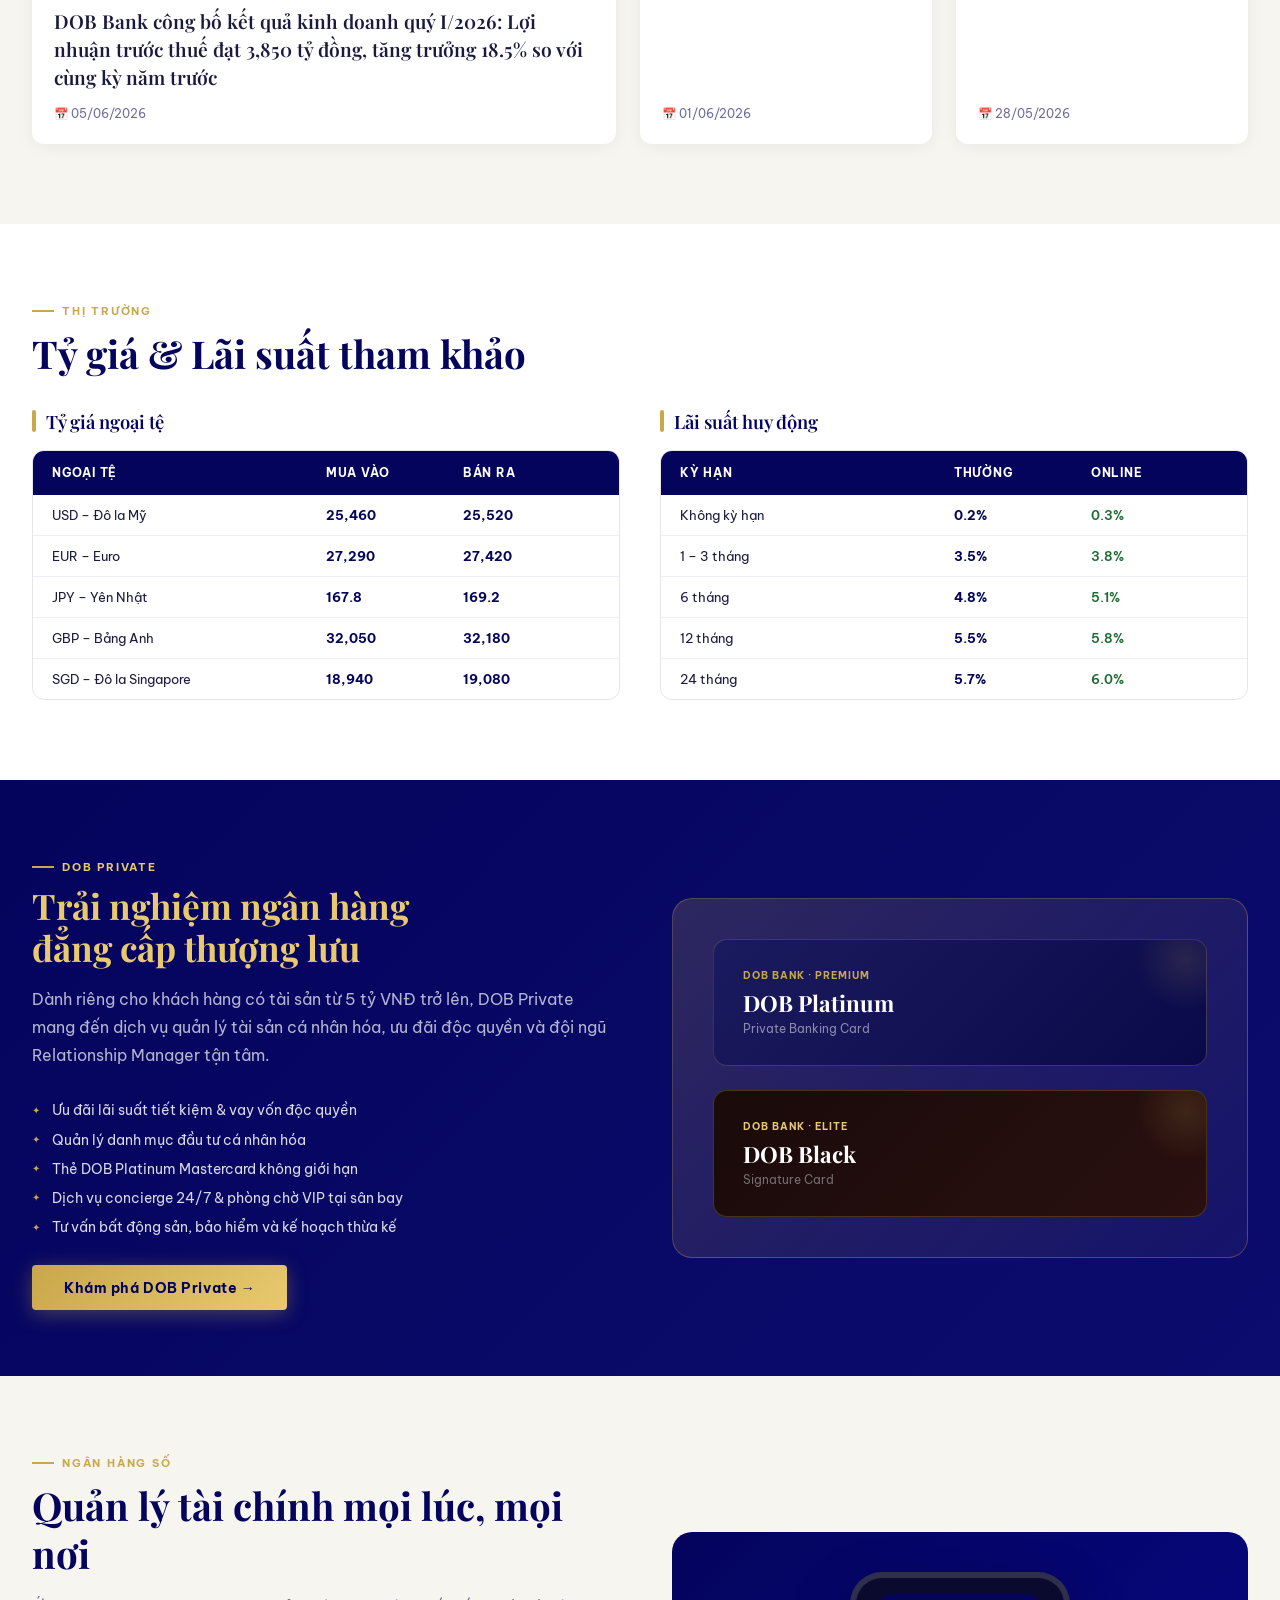
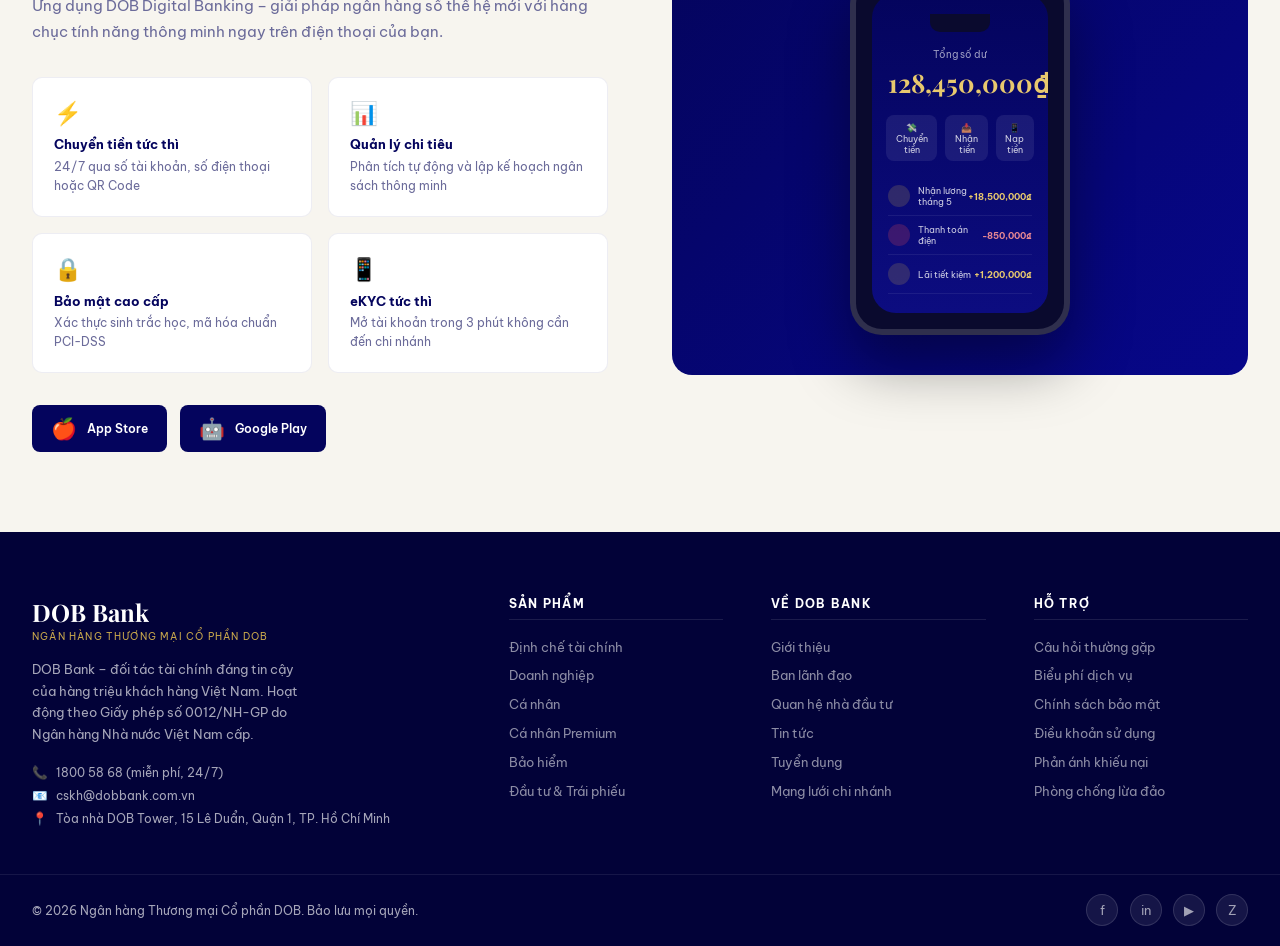
<file: homebank.html>
<!DOCTYPE html>
<html lang="vi">
<head>
  <meta charset="UTF-8" />
  <meta name="viewport" content="width=device-width, initial-scale=1.0" />
  <title>DOB Bank – Ngân hàng TMCP DOB</title>
  <link href="https://fonts.googleapis.com/css2?family=Playfair+Display:wght@400;600;700&family=Be+Vietnam+Pro:wght@300;400;500;600;700&display=swap" rel="stylesheet" />
  <style>
    :root {
      --navy:   #04045d;
      --navy2:  #07078a;
      --navy-light: #0c0ca8;
      --gold:   #c9a84c;
      --gold-light: #e8c96e;
      --cream:  #f7f5ef;
      --white:  #ffffff;
      --gray:   #f0eff9;
      --text:   #1a1a3e;
      --muted:  #6b6b9a;
    }
    *, *::before, *::after { box-sizing: border-box; margin: 0; padding: 0; }
    html { scroll-behavior: smooth; }
    body {
      font-family: 'Be Vietnam Pro', sans-serif;
      background: var(--white);
      color: var(--text);
      overflow-x: hidden;
    }

    /* ─── TOPBAR ─── */
    .topbar {
      background: var(--navy);
      color: rgba(255,255,255,.65);
      font-size: .72rem;
      letter-spacing: .04em;
      padding: .45rem 0;
    }
    .topbar-inner {
      max-width: 1280px; margin: auto;
      padding: 0 2rem;
      display: flex; justify-content: space-between; align-items: center;
    }
    .topbar a { color: inherit; text-decoration: none; }
    .topbar a:hover { color: var(--gold-light); }
    .topbar-links { display: flex; gap: 1.4rem; }

    /* ─── NAVBAR ─── */
    nav {
      position: sticky; top: 0; z-index: 100;
      background: var(--white);
      box-shadow: 0 2px 20px rgba(4,4,93,.1);
      border-bottom: 3px solid var(--gold);
    }
    .nav-inner {
      max-width: 1280px; margin: auto;
      padding: 0 2rem;
      display: flex; align-items: center; justify-content: space-between;
      height: 72px;
    }
    .logo-wrap {
      display: flex; align-items: center; gap: .9rem;
      text-decoration: none;
    }
    .logo-wrap img {
      height: 46px; width: auto; object-fit: contain;
    }
    .logo-fallback {
      display: flex; flex-direction: column; line-height: 1;
    }
    .logo-name {
      font-family: 'Playfair Display', serif;
      font-size: 1.55rem; font-weight: 700;
      color: var(--navy); letter-spacing: .03em;
    }
    .logo-sub {
      font-size: .62rem; color: var(--gold);
      letter-spacing: .14em; text-transform: uppercase; font-weight: 600;
    }
    .nav-menu { display: flex; align-items: center; gap: .15rem; }
    .nav-item { position: relative; }
    .nav-link {
      display: block; padding: .55rem 1rem;
      font-size: .82rem; font-weight: 600; letter-spacing: .04em;
      text-transform: uppercase; color: var(--navy);
      text-decoration: none; border-radius: 4px;
      transition: background .2s, color .2s;
    }
    .nav-link:hover { background: var(--gray); color: var(--navy2); }
    .nav-link.active { color: var(--gold); }

    /* Dropdown */
    .dropdown {
      position: absolute; top: calc(100% + 8px); left: 0;
      background: var(--white);
      border-top: 3px solid var(--gold);
      box-shadow: 0 12px 40px rgba(4,4,93,.15);
      min-width: 220px; border-radius: 0 0 8px 8px;
      opacity: 0; pointer-events: none;
      transform: translateY(-8px);
      transition: all .22s ease;
      z-index: 200;
    }
    .nav-item:hover .dropdown {
      opacity: 1; pointer-events: auto; transform: none;
    }
    .dropdown a {
      display: block; padding: .7rem 1.2rem;
      font-size: .8rem; color: var(--text);
      text-decoration: none; font-weight: 500;
      border-bottom: 1px solid var(--gray);
      transition: background .15s, padding-left .15s;
    }
    .dropdown a:last-child { border-bottom: none; }
    .dropdown a:hover { background: var(--gray); padding-left: 1.6rem; color: var(--navy2); }

    .nav-cta {
      background: var(--navy); color: var(--white) !important;
      border-radius: 4px; padding: .55rem 1.3rem !important;
      transition: background .2s !important;
    }
    .nav-cta:hover { background: var(--navy2) !important; }

    /* ─── HERO ─── */
    .hero {
      position: relative; overflow: hidden;
      min-height: 92vh;
      background: var(--navy);
      display: flex; align-items: center;
    }
    .hero-bg {
      position: absolute; inset: 0;
      background:
        radial-gradient(ellipse 70% 60% at 80% 50%, rgba(12,12,168,.45) 0%, transparent 70%),
        radial-gradient(ellipse 40% 50% at 20% 30%, rgba(201,168,76,.12) 0%, transparent 60%),
        linear-gradient(135deg, #04045d 0%, #07078a 50%, #04045d 100%);
    }
    .hero-pattern {
      position: absolute; inset: 0; opacity: .04;
      background-image:
        repeating-linear-gradient(0deg, transparent, transparent 39px, rgba(255,255,255,.5) 39px, rgba(255,255,255,.5) 40px),
        repeating-linear-gradient(90deg, transparent, transparent 39px, rgba(255,255,255,.5) 39px, rgba(255,255,255,.5) 40px);
    }
    .hero-content {
      position: relative; z-index: 2;
      max-width: 1280px; margin: auto;
      padding: 6rem 2rem 4rem;
      display: grid; grid-template-columns: 1fr 1fr; gap: 4rem; align-items: center;
    }
    .hero-badge {
      display: inline-flex; align-items: center; gap: .5rem;
      background: rgba(201,168,76,.15); border: 1px solid rgba(201,168,76,.4);
      color: var(--gold-light); font-size: .72rem; font-weight: 600;
      letter-spacing: .1em; text-transform: uppercase;
      padding: .4rem 1rem; border-radius: 100px; margin-bottom: 1.5rem;
    }
    .hero-badge::before { content: ''; width: 6px; height: 6px; background: var(--gold); border-radius: 50%; }
    .hero h1 {
      font-family: 'Playfair Display', serif;
      font-size: clamp(2.4rem, 4.5vw, 3.8rem);
      font-weight: 700; line-height: 1.18;
      color: var(--white); margin-bottom: 1.5rem;
    }
    .hero h1 em { color: var(--gold-light); font-style: normal; }
    .hero-desc {
      color: rgba(255,255,255,.72); font-size: 1.02rem;
      line-height: 1.75; margin-bottom: 2.5rem; max-width: 500px;
    }
    .hero-btns { display: flex; gap: 1rem; flex-wrap: wrap; }
    .btn-gold {
      background: linear-gradient(135deg, var(--gold), var(--gold-light));
      color: var(--navy); font-weight: 700; font-size: .88rem;
      padding: .85rem 2rem; border-radius: 4px;
      text-decoration: none; letter-spacing: .04em;
      transition: transform .2s, box-shadow .2s;
      box-shadow: 0 4px 20px rgba(201,168,76,.35);
    }
    .btn-gold:hover { transform: translateY(-2px); box-shadow: 0 8px 28px rgba(201,168,76,.45); }
    .btn-outline {
      border: 1.5px solid rgba(255,255,255,.4); color: var(--white);
      font-weight: 600; font-size: .88rem;
      padding: .85rem 2rem; border-radius: 4px;
      text-decoration: none; letter-spacing: .04em;
      transition: border-color .2s, background .2s;
    }
    .btn-outline:hover { border-color: var(--gold); background: rgba(201,168,76,.08); }

    /* hero right – floating cards */
    .hero-cards { display: flex; flex-direction: column; gap: 1.2rem; }
    .hcard {
      background: rgba(255,255,255,.06);
      backdrop-filter: blur(12px);
      border: 1px solid rgba(255,255,255,.12);
      border-radius: 12px; padding: 1.4rem 1.6rem;
      display: flex; align-items: center; gap: 1.2rem;
      animation: floatUp .6s ease backwards;
    }
    .hcard:nth-child(1) { animation-delay: .1s; }
    .hcard:nth-child(2) { animation-delay: .25s; margin-left: 2rem; }
    .hcard:nth-child(3) { animation-delay: .4s; }
    @keyframes floatUp {
      from { opacity: 0; transform: translateY(24px); }
      to   { opacity: 1; transform: none; }
    }
    .hcard-icon {
      width: 48px; height: 48px; border-radius: 10px;
      background: linear-gradient(135deg, var(--gold), var(--gold-light));
      display: flex; align-items: center; justify-content: center;
      font-size: 1.3rem; flex-shrink: 0;
    }
    .hcard-label { color: rgba(255,255,255,.55); font-size: .72rem; margin-bottom: .2rem; }
    .hcard-val { color: var(--white); font-size: 1.05rem; font-weight: 700; }

    /* ─── TICKER ─── */
    .ticker {
      background: var(--gold);
      padding: .6rem 0; overflow: hidden;
    }
    .ticker-track {
      display: flex; gap: 3rem;
      animation: tickerScroll 28s linear infinite;
      white-space: nowrap;
    }
    .ticker-track:hover { animation-play-state: paused; }
    @keyframes tickerScroll {
      from { transform: translateX(0); }
      to   { transform: translateX(-50%); }
    }
    .ticker-item {
      color: var(--navy); font-size: .78rem; font-weight: 700;
      letter-spacing: .05em; display: flex; align-items: center; gap: .5rem;
    }
    .ticker-item .up { color: #1a6b2f; }
    .ticker-item .down { color: #9b1111; }

    /* ─── SECTION COMMONS ─── */
    section { padding: 5rem 0; }
    .section-inner { max-width: 1280px; margin: auto; padding: 0 2rem; }
    .section-tag {
      font-size: .7rem; font-weight: 700; letter-spacing: .16em;
      text-transform: uppercase; color: var(--gold);
      margin-bottom: .7rem; display: flex; align-items: center; gap: .5rem;
    }
    .section-tag::before { content: ''; width: 22px; height: 2px; background: var(--gold); }
    .section-title {
      font-family: 'Playfair Display', serif;
      font-size: clamp(1.8rem, 3vw, 2.6rem);
      font-weight: 700; color: var(--navy); line-height: 1.25;
      margin-bottom: 1rem;
    }
    .section-desc { color: var(--muted); font-size: .95rem; line-height: 1.7; max-width: 560px; }

    /* ─── SERVICES ─── */
    .services-bg { background: var(--cream); }
    .services-header { text-align: center; margin-bottom: 3rem; }
    .services-header .section-tag { justify-content: center; }
    .services-header .section-desc { margin: auto; }
    .services-grid {
      display: grid;
      grid-template-columns: repeat(auto-fit, minmax(240px, 1fr));
      gap: 1.5rem;
    }
    .svc-card {
      background: var(--white); border-radius: 12px;
      padding: 2rem 1.8rem;
      border: 1px solid rgba(4,4,93,.07);
      box-shadow: 0 2px 16px rgba(4,4,93,.05);
      transition: transform .25s, box-shadow .25s, border-color .25s;
      cursor: pointer; text-decoration: none; display: block;
    }
    .svc-card:hover {
      transform: translateY(-6px);
      box-shadow: 0 14px 40px rgba(4,4,93,.12);
      border-color: var(--gold);
    }
    .svc-icon {
      width: 56px; height: 56px; border-radius: 12px;
      background: var(--gray);
      display: flex; align-items: center; justify-content: center;
      font-size: 1.6rem; margin-bottom: 1.3rem;
      transition: background .25s;
    }
    .svc-card:hover .svc-icon { background: linear-gradient(135deg, var(--gold), var(--gold-light)); }
    .svc-title {
      font-family: 'Playfair Display', serif;
      font-size: 1.1rem; font-weight: 600;
      color: var(--navy); margin-bottom: .55rem;
    }
    .svc-desc { font-size: .82rem; color: var(--muted); line-height: 1.65; }
    .svc-arrow {
      margin-top: 1.2rem; font-size: .78rem; font-weight: 700;
      color: var(--gold); display: flex; align-items: center; gap: .4rem;
      letter-spacing: .04em;
    }

    /* ─── STATS ─── */
    .stats { background: var(--navy); }
    .stats-inner { display: grid; grid-template-columns: repeat(4, 1fr); gap: 2rem; }
    .stat-box {
      text-align: center; padding: 2rem 1rem;
      border-right: 1px solid rgba(255,255,255,.1);
    }
    .stat-box:last-child { border-right: none; }
    .stat-num {
      font-family: 'Playfair Display', serif;
      font-size: 2.6rem; font-weight: 700;
      color: var(--gold-light); line-height: 1;
      margin-bottom: .4rem;
    }
    .stat-label { color: rgba(255,255,255,.6); font-size: .8rem; letter-spacing: .06em; }

    /* ─── ABOUT STRIP ─── */
    .about-strip { background: var(--white); }
    .about-grid {
      display: grid; grid-template-columns: 1fr 1fr; gap: 5rem; align-items: center;
    }
    .about-visual {
      position: relative; border-radius: 16px; overflow: hidden;
      background: var(--navy);
      min-height: 420px;
      display: flex; align-items: center; justify-content: center;
    }
    .about-visual-bg {
      position: absolute; inset: 0;
      background: linear-gradient(135deg, var(--navy) 0%, var(--navy2) 100%);
      opacity: .9;
    }
    .about-visual-content {
      position: relative; z-index: 1;
      display: grid; grid-template-columns: 1fr 1fr; gap: 1rem; padding: 2rem;
    }
    .av-block {
      background: rgba(255,255,255,.07); border: 1px solid rgba(255,255,255,.12);
      border-radius: 10px; padding: 1.4rem;
    }
    .av-num {
      font-family: 'Playfair Display', serif;
      color: var(--gold-light); font-size: 1.8rem; font-weight: 700;
    }
    .av-label { color: rgba(255,255,255,.6); font-size: .72rem; margin-top: .3rem; }
    .about-text .section-tag { justify-content: flex-start; }
    .about-pillars { margin-top: 2rem; display: flex; flex-direction: column; gap: .8rem; }
    .pillar {
      display: flex; align-items: flex-start; gap: 1rem; padding: .9rem 1rem;
      background: var(--gray); border-radius: 8px; border-left: 3px solid var(--gold);
    }
    .pillar-icon { font-size: 1.3rem; flex-shrink: 0; margin-top: .05rem; }
    .pillar-title { font-weight: 700; font-size: .85rem; color: var(--navy); margin-bottom: .2rem; }
    .pillar-body { font-size: .78rem; color: var(--muted); line-height: 1.55; }
    .about-link {
      display: inline-flex; align-items: center; gap: .5rem;
      margin-top: 2rem; color: var(--navy); font-weight: 700;
      font-size: .88rem; text-decoration: none;
      border-bottom: 2px solid var(--gold); padding-bottom: .2rem;
      transition: color .2s;
    }
    .about-link:hover { color: var(--gold); }

    /* ─── NEWS ─── */
    .news-bg { background: var(--cream); }
    .news-header { display: flex; justify-content: space-between; align-items: flex-end; margin-bottom: 2.5rem; }
    .news-header .view-all {
      color: var(--navy); font-weight: 700; font-size: .82rem;
      text-decoration: none; border-bottom: 2px solid var(--gold);
      padding-bottom: .15rem; transition: color .2s;
    }
    .news-header .view-all:hover { color: var(--gold); }
    .news-grid { display: grid; grid-template-columns: 2fr 1fr 1fr; gap: 1.5rem; }
    .news-card {
      background: var(--white); border-radius: 12px; overflow: hidden;
      box-shadow: 0 2px 16px rgba(4,4,93,.06);
      transition: transform .25s, box-shadow .25s;
      text-decoration: none; color: inherit; display: flex; flex-direction: column;
    }
    .news-card:hover { transform: translateY(-5px); box-shadow: 0 12px 32px rgba(4,4,93,.12); }
    .news-img {
      width: 100%; aspect-ratio: 16/9; object-fit: cover;
      background: linear-gradient(135deg, var(--navy) 0%, var(--navy2) 100%);
      position: relative; overflow: hidden;
    }
    .news-img-placeholder {
      width: 100%; padding-top: 56.25%; position: relative;
      background: linear-gradient(135deg, var(--navy), var(--navy2));
    }
    .news-img-icon {
      position: absolute; inset: 0; display: flex; align-items: center; justify-content: center;
      font-size: 2.5rem; color: rgba(255,255,255,.2);
    }
    .news-body { padding: 1.4rem; flex: 1; display: flex; flex-direction: column; }
    .news-tag {
      display: inline-block; background: rgba(4,4,93,.08);
      color: var(--navy); font-size: .66rem; font-weight: 700;
      letter-spacing: .08em; text-transform: uppercase;
      padding: .25rem .7rem; border-radius: 100px; margin-bottom: .8rem;
    }
    .news-title {
      font-family: 'Playfair Display', serif;
      font-size: .98rem; font-weight: 600;
      color: var(--text); line-height: 1.45; flex: 1;
    }
    .news-card.featured .news-title { font-size: 1.2rem; }
    .news-date { margin-top: .9rem; font-size: .72rem; color: var(--muted); }

    /* ─── RATES ─── */
    .rates-bg { background: var(--white); }
    .rates-grid { display: grid; grid-template-columns: 1fr 1fr; gap: 2.5rem; }
    .rates-table { border-radius: 12px; overflow: hidden; border: 1px solid rgba(4,4,93,.1); }
    .rates-thead {
      background: var(--navy); color: var(--white);
      display: grid; grid-template-columns: 2fr 1fr 1fr;
      padding: .9rem 1.2rem; font-size: .78rem; font-weight: 700;
      letter-spacing: .06em; text-transform: uppercase;
    }
    .rates-row {
      display: grid; grid-template-columns: 2fr 1fr 1fr;
      padding: .75rem 1.2rem; border-bottom: 1px solid var(--gray);
      font-size: .82rem; align-items: center;
      transition: background .15s;
    }
    .rates-row:last-child { border-bottom: none; }
    .rates-row:hover { background: var(--gray); }
    .rates-row .rate-val { color: var(--navy); font-weight: 700; }
    .rates-row .rate-chg.pos { color: #1a6b2f; font-weight: 600; }
    .rates-row .rate-chg.neg { color: #9b1111; font-weight: 600; }
    .rates-title {
      font-family: 'Playfair Display', serif;
      font-size: 1.15rem; color: var(--navy); font-weight: 600;
      margin-bottom: 1rem; display: flex; align-items: center; gap: .6rem;
    }
    .rates-title::before { content: ''; width: 4px; height: 22px; background: var(--gold); border-radius: 2px; }

    /* ─── PREMIUM ─── */
    .premium-bg {
      background: linear-gradient(135deg, var(--navy) 0%, #0c0c6e 100%);
    }
    .premium-inner {
      display: grid; grid-template-columns: 1fr 1fr; gap: 4rem; align-items: center;
    }
    .premium h2 {
      font-family: 'Playfair Display', serif;
      color: var(--gold-light); font-size: 2.2rem; line-height: 1.2; margin-bottom: 1rem;
    }
    .premium p { color: rgba(255,255,255,.7); line-height: 1.75; margin-bottom: 2rem; }
    .premium-perks { display: flex; flex-direction: column; gap: .7rem; margin-bottom: 2.5rem; }
    .perk {
      display: flex; align-items: center; gap: .75rem;
      color: rgba(255,255,255,.85); font-size: .86rem;
    }
    .perk::before {
      content: '✦'; color: var(--gold); font-size: .6rem; flex-shrink: 0;
    }
    .premium-card-img {
      background: linear-gradient(135deg, rgba(201,168,76,.2), rgba(201,168,76,.05));
      border: 1px solid rgba(201,168,76,.3);
      border-radius: 20px; padding: 2.5rem;
      display: flex; flex-direction: column; gap: 1.5rem;
    }
    .pcard {
      background: linear-gradient(135deg, #1a1a5e, #0a0a4a);
      border-radius: 14px; padding: 1.8rem;
      border: 1px solid rgba(201,168,76,.25);
      position: relative; overflow: hidden;
    }
    .pcard::after {
      content: '';
      position: absolute; top: -30px; right: -30px;
      width: 100px; height: 100px;
      background: radial-gradient(circle, rgba(201,168,76,.15), transparent 70%);
    }
    .pcard-chip { font-size: .65rem; color: var(--gold); letter-spacing: .1em; text-transform: uppercase; font-weight: 700; }
    .pcard-name { font-family: 'Playfair Display', serif; color: var(--white); font-size: 1.4rem; font-weight: 700; margin: .4rem 0 .2rem; }
    .pcard-tier { color: rgba(255,255,255,.5); font-size: .75rem; }

    /* ─── DIGITAL BANKING ─── */
    .digital { background: var(--cream); }
    .digital-grid { display: grid; grid-template-columns: 1fr 1fr; gap: 4rem; align-items: center; }
    .digital-features { display: grid; grid-template-columns: 1fr 1fr; gap: 1rem; margin-top: 2rem; }
    .dfeat {
      background: var(--white); border-radius: 10px;
      padding: 1.3rem; border: 1px solid rgba(4,4,93,.07);
      transition: border-color .2s, transform .2s;
    }
    .dfeat:hover { border-color: var(--gold); transform: translateY(-3px); }
    .dfeat-icon { font-size: 1.4rem; margin-bottom: .6rem; }
    .dfeat-title { font-weight: 700; font-size: .84rem; color: var(--navy); margin-bottom: .3rem; }
    .dfeat-desc { font-size: .75rem; color: var(--muted); line-height: 1.55; }
    .app-badges { display: flex; gap: .8rem; margin-top: 2rem; flex-wrap: wrap; }
    .app-badge {
      display: flex; align-items: center; gap: .6rem;
      background: var(--navy); color: var(--white);
      padding: .6rem 1.2rem; border-radius: 8px;
      text-decoration: none; font-size: .78rem; font-weight: 600;
      transition: background .2s; cursor: default;
    }
    .app-badge:hover { background: var(--navy2); }
    .app-badge-icon { font-size: 1.3rem; }
    .digital-mockup {
      background: linear-gradient(135deg, var(--navy), var(--navy2));
      border-radius: 20px; padding: 2.5rem;
      display: flex; align-items: center; justify-content: center;
      min-height: 400px;
    }
    .phone-mockup {
      width: 220px; background: #0a0a2e;
      border-radius: 32px; padding: 1rem;
      border: 6px solid rgba(255,255,255,.15);
      box-shadow: 0 30px 60px rgba(0,0,0,.4);
    }
    .phone-screen {
      background: linear-gradient(180deg, #04045d, #0c0c80);
      border-radius: 24px; overflow: hidden;
      padding: 1.2rem 1rem;
    }
    .phone-notch {
      width: 60px; height: 18px; background: #0a0a2e;
      border-radius: 0 0 10px 10px; margin: 0 auto 1rem;
    }
    .phone-bal { color: rgba(255,255,255,.6); font-size: .6rem; text-align: center; margin-bottom: .3rem; }
    .phone-amount {
      font-family: 'Playfair Display', serif;
      color: var(--gold-light); font-size: 1.6rem; font-weight: 700;
      text-align: center; margin-bottom: 1rem;
    }
    .phone-btns { display: flex; gap: .5rem; justify-content: center; margin-bottom: 1rem; }
    .phone-btn {
      background: rgba(255,255,255,.08); border-radius: 8px;
      padding: .4rem .6rem; color: rgba(255,255,255,.8); font-size: .55rem; text-align: center;
    }
    .phone-txn { margin-top: .5rem; }
    .phone-row {
      display: flex; align-items: center; justify-content: space-between;
      padding: .5rem 0; border-bottom: 1px solid rgba(255,255,255,.07);
    }
    .phone-row-left { display: flex; align-items: center; gap: .5rem; }
    .phone-dot { width: 22px; height: 22px; border-radius: 50%; background: rgba(201,168,76,.2); flex-shrink: 0; }
    .phone-row-name { color: rgba(255,255,255,.8); font-size: .56rem; }
    .phone-row-amt { color: var(--gold-light); font-size: .56rem; font-weight: 700; }

    /* ─── FOOTER ─── */
    footer { background: #020238; color: rgba(255,255,255,.65); padding-top: 4rem; }
    .footer-grid {
      max-width: 1280px; margin: auto; padding: 0 2rem 3rem;
      display: grid; grid-template-columns: 2fr 1fr 1fr 1fr; gap: 3rem;
    }
    .footer-logo-name {
      font-family: 'Playfair Display', serif;
      color: var(--white); font-size: 1.5rem; font-weight: 700;
    }
    .footer-logo-sub { color: var(--gold); font-size: .62rem; letter-spacing: .12em; text-transform: uppercase; margin-top: .15rem; }
    .footer-about { margin-top: 1rem; font-size: .8rem; line-height: 1.7; max-width: 280px; }
    .footer-contacts { margin-top: 1.2rem; display: flex; flex-direction: column; gap: .5rem; }
    .footer-contact { font-size: .78rem; display: flex; gap: .5rem; align-items: flex-start; }
    .footer-contact span:first-child { color: var(--gold); }
    .footer-col h4 {
      color: var(--white); font-size: .78rem; font-weight: 700;
      letter-spacing: .1em; text-transform: uppercase;
      margin-bottom: 1rem; padding-bottom: .5rem;
      border-bottom: 1px solid rgba(255,255,255,.1);
    }
    .footer-col ul { list-style: none; display: flex; flex-direction: column; gap: .55rem; }
    .footer-col ul li a {
      color: rgba(255,255,255,.55); font-size: .8rem;
      text-decoration: none; transition: color .2s;
    }
    .footer-col ul li a:hover { color: var(--gold-light); }
    .footer-bottom {
      border-top: 1px solid rgba(255,255,255,.08);
      max-width: 1280px; margin: auto; padding: 1.2rem 2rem;
      display: flex; justify-content: space-between; align-items: center;
    }
    .footer-bottom p { font-size: .72rem; }
    .footer-license { font-size: .7rem; color: rgba(255,255,255,.4); }
    .footer-socials { display: flex; gap: .7rem; }
    .social-btn {
      width: 32px; height: 32px; border-radius: 50%;
      background: rgba(255,255,255,.08); border: 1px solid rgba(255,255,255,.12);
      display: flex; align-items: center; justify-content: center;
      color: rgba(255,255,255,.6); font-size: .8rem; text-decoration: none;
      transition: background .2s, color .2s;
    }
    .social-btn:hover { background: var(--gold); color: var(--navy); border-color: var(--gold); }

    /* ─── ANIM ─── */
    @keyframes fadeSlideIn {
      from { opacity: 0; transform: translateY(30px); }
      to   { opacity: 1; transform: none; }
    }
    .animate-in { animation: fadeSlideIn .6s ease backwards; }

    /* ─── RESPONSIVE ─── */
    @media (max-width: 1024px) {
      .hero-content { grid-template-columns: 1fr; text-align: center; }
      .hero-desc { margin: 0 auto 2.5rem; }
      .hero-btns { justify-content: center; }
      .hero-cards { flex-direction: row; flex-wrap: wrap; justify-content: center; }
      .hcard:nth-child(2) { margin-left: 0; }
      .stats-inner { grid-template-columns: repeat(2, 1fr); }
      .about-grid, .digital-grid, .premium-inner { grid-template-columns: 1fr; }
      .news-grid { grid-template-columns: 1fr 1fr; }
      .rates-grid { grid-template-columns: 1fr; }
      .footer-grid { grid-template-columns: 1fr 1fr; }
    }
    @media (max-width: 640px) {
      .topbar-links { display: none; }
      .nav-menu .nav-item:not(:last-child):not(:nth-last-child(2)) { display: none; }
      .stats-inner { grid-template-columns: 1fr 1fr; }
      .news-grid { grid-template-columns: 1fr; }
      .digital-features { grid-template-columns: 1fr; }
      .footer-grid { grid-template-columns: 1fr; }
    }

    /* scroll reveal */
    .reveal { opacity: 0; transform: translateY(24px); transition: opacity .55s ease, transform .55s ease; }
    .reveal.visible { opacity: 1; transform: none; }
  </style>
</head>
<body>

<!-- TOPBAR -->
<div class="topbar">
  <div class="topbar-inner">
    <div class="topbar-links">
      <a href="#">Hỗ trợ khách hàng: 1800 58 68</a>
      <a href="#">Tỷ giá hôm nay</a>
      <a href="#">Lãi suất</a>
      <a href="#">Mạng lưới chi nhánh</a>
    </div>
    <div class="topbar-links">
      <a href="#">Tiếng Việt</a>
      <a href="#">English</a>
      <a href="#">Đăng nhập Internet Banking</a>
    </div>
  </div>
</div>

<!-- NAVBAR -->
<nav>
  <div class="nav-inner">
    <a href="homebank.html" class="logo-wrap">
      
      <div class="logo-fallback" style="display:flex">
        <span class="logo-name">DOB Bank</span>
        <span class="logo-sub">Ngân hàng TMCP DOB</span>
      </div>
    </a>
    <div class="nav-menu">
      <div class="nav-item">
        <a href="services.html" class="nav-link">Sản phẩm &amp; Dịch vụ ▾</a>
        <div class="dropdown">
          <a href="services.html#dinh-che">🏦 Định chế tài chính</a>
          <a href="services.html#doanh-nghiep">🏢 Doanh nghiệp</a>
          <a href="services.html#ca-nhan">👤 Cá nhân</a>
          <a href="services.html#premium">💎 Cá nhân Premium</a>
        </div>
      </div>
      <div class="nav-item">
        <a href="aboutb.html" class="nav-link">Về chúng tôi</a>
      </div>
      <div class="nav-item">
        <a href="shareholderb.html" class="nav-link">Quan hệ nhà đầu tư</a>
      </div>
      <div class="nav-item">
        <a href="newsb.html" class="nav-link">Tin tức</a>
      </div>
            <div class="nav-item">
        <a href="esgb.html" class="nav-link">Phát triển bền vững</a>
      </div>
      <div class="nav-item">
        <a href="#" class="nav-link nav-cta">Internet Banking</a>
      </div>
    </div>
  </div>
</nav>

<!-- HERO -->
<section class="hero">
  <div class="hero-bg"></div>
  <div class="hero-pattern"></div>
  <div class="hero-content">
    <div>
      <div class="hero-badge">Ngân hàng hàng đầu Việt Nam</div>
      <h1>Đồng hành <em>vững bền</em> trên mọi hành trình tài chính</h1>
      <p class="hero-desc">
        DOB Bank – Ngân hàng Thương mại Cổ phần DOB tự hào là đối tác tài chính tin cậy
        cho hàng triệu khách hàng cá nhân, doanh nghiệp và định chế tài chính trên khắp Việt Nam.
      </p>
      <div class="hero-btns">
        <a href="services.html" class="btn-gold">Khám phá sản phẩm</a>
        <a href="aboutb.html" class="btn-outline">Tìm hiểu thêm</a>
      </div>
    </div>
    <div class="hero-cards">
      <div class="hcard">
        <div class="hcard-icon">🏦</div>
        <div>
          <div class="hcard-label">Tổng tài sản</div>
          <div class="hcard-val">285,000 tỷ VNĐ</div>
        </div>
      </div>
      <div class="hcard">
        <div class="hcard-icon">👥</div>
        <div>
          <div class="hcard-label">Khách hàng</div>
          <div class="hcard-val">4.5 triệu khách hàng</div>
        </div>
      </div>
      <div class="hcard">
        <div class="hcard-icon">🌐</div>
        <div>
          <div class="hcard-label">Chi nhánh toàn quốc</div>
          <div class="hcard-val">230+ chi nhánh &amp; PGD</div>
        </div>
      </div>
    </div>
  </div>
</section>

<!-- TICKER -->
<div class="ticker">
  <div class="ticker-track">
    <div class="ticker-item">USD/VND: <strong>25,480</strong> <span class="up">▲ +15</span></div>
    <div class="ticker-item">EUR/VND: <strong>27,350</strong> <span class="down">▼ -20</span></div>
    <div class="ticker-item">Lãi suất tiết kiệm 12T: <strong>5.8%/năm</strong></div>
    <div class="ticker-item">JPY/VND: <strong>168.5</strong> <span class="up">▲ +0.3</span></div>
    <div class="ticker-item">Lãi suất vay mua nhà: <strong>từ 7.9%/năm</strong></div>
    <div class="ticker-item">GBP/VND: <strong>32,100</strong> <span class="up">▲ +45</span></div>
    <div class="ticker-item">Lãi suất vay tiêu dùng: <strong>từ 9.5%/năm</strong></div>
    <div class="ticker-item">KRW/VND: <strong>18.92</strong> <span class="down">▼ -0.1</span></div>
    <!-- duplicate for loop -->
    <div class="ticker-item">USD/VND: <strong>25,480</strong> <span class="up">▲ +15</span></div>
    <div class="ticker-item">EUR/VND: <strong>27,350</strong> <span class="down">▼ -20</span></div>
    <div class="ticker-item">Lãi suất tiết kiệm 12T: <strong>5.8%/năm</strong></div>
    <div class="ticker-item">JPY/VND: <strong>168.5</strong> <span class="up">▲ +0.3</span></div>
    <div class="ticker-item">Lãi suất vay mua nhà: <strong>từ 7.9%/năm</strong></div>
    <div class="ticker-item">GBP/VND: <strong>32,100</strong> <span class="up">▲ +45</span></div>
    <div class="ticker-item">Lãi suất vay tiêu dùng: <strong>từ 9.5%/năm</strong></div>
    <div class="ticker-item">KRW/VND: <strong>18.92</strong> <span class="down">▼ -0.1</span></div>
  </div>
</div>

<!-- SERVICES -->
<section class="services-bg">
  <div class="section-inner">
    <div class="services-header reveal">
      <div class="section-tag">Sản phẩm &amp; Dịch vụ</div>
      <h2 class="section-title">Giải pháp tài chính toàn diện</h2>
      <p class="section-desc">Từ cá nhân đến tập đoàn, DOB Bank cung cấp đa dạng sản phẩm tài chính đáp ứng mọi nhu cầu.</p>
    </div>
    <div class="services-grid reveal">
      <a href="services.html#dinh-che" class="svc-card">
        <div class="svc-icon">🏛️</div>
        <div class="svc-title">Định chế Tài chính</div>
        <p class="svc-desc">Dịch vụ cho các tổ chức tín dụng, bảo hiểm, chứng khoán và quỹ đầu tư. Giải pháp thanh toán và hợp tác liên ngân hàng.</p>
        <div class="svc-arrow">Tìm hiểu thêm →</div>
      </a>
      <a href="services.html#doanh-nghiep" class="svc-card">
        <div class="svc-icon">🏢</div>
        <div class="svc-title">Doanh nghiệp</div>
        <p class="svc-desc">Tín dụng doanh nghiệp, tài trợ thương mại, quản lý dòng tiền và dịch vụ ngân hàng giao dịch cho SME và doanh nghiệp lớn.</p>
        <div class="svc-arrow">Tìm hiểu thêm →</div>
      </a>
      <a href="services.html#ca-nhan" class="svc-card">
        <div class="svc-icon">👤</div>
        <div class="svc-title">Cá nhân</div>
        <p class="svc-desc">Tài khoản thanh toán, tiết kiệm, vay tiêu dùng, vay mua nhà, thẻ tín dụng và ngân hàng số tiện lợi mọi lúc mọi nơi.</p>
        <div class="svc-arrow">Tìm hiểu thêm →</div>
      </a>
      <a href="services.html#premium" class="svc-card">
        <div class="svc-icon">💎</div>
        <div class="svc-title">Cá nhân Premium</div>
        <p class="svc-desc">Dịch vụ ngân hàng cao cấp dành cho khách hàng ưu tiên. Quản lý tài sản, đầu tư và ưu đãi đặc biệt từ DOB Private.</p>
        <div class="svc-arrow">Tìm hiểu thêm →</div>
      </a>
    </div>
  </div>
</section>

<!-- STATS -->
<section class="stats">
  <div class="section-inner">
    <div class="stats-inner reveal">
      <div class="stat-box">
        <div class="stat-num">30+</div>
        <div class="stat-label">Năm hoạt động</div>
      </div>
      <div class="stat-box">
        <div class="stat-num">4.5M+</div>
        <div class="stat-label">Khách hàng tin tưởng</div>
      </div>
      <div class="stat-box">
        <div class="stat-num">230+</div>
        <div class="stat-label">Chi nhánh toàn quốc</div>
      </div>
      <div class="stat-box">
        <div class="stat-num">AA+</div>
        <div class="stat-label">Xếp hạng tín nhiệm</div>
      </div>
    </div>
  </div>
</section>

<!-- ABOUT STRIP -->
<section class="about-strip">
  <div class="section-inner">
    <div class="about-grid">
      <div class="about-visual reveal">
        <div class="about-visual-bg"></div>
        <div class="about-visual-content">
          <div class="av-block">
            <div class="av-num">285K</div>
            <div class="av-label">Tỷ VNĐ tổng tài sản</div>
          </div>
          <div class="av-block">
            <div class="av-num">18.2%</div>
            <div class="av-label">Tỷ lệ an toàn vốn CAR</div>
          </div>
          <div class="av-block">
            <div class="av-num">1.2%</div>
            <div class="av-label">Tỷ lệ nợ xấu NPL</div>
          </div>
          <div class="av-block">
            <div class="av-num">Top 5</div>
            <div class="av-label">NHTM tư nhân VN</div>
          </div>
        </div>
      </div>
      <div class="about-text reveal">
        <div class="section-tag">Về DOB Bank</div>
        <h2 class="section-title">Ngân hàng vững mạnh,<br/>phát triển bền vững</h2>
        <p class="section-desc">
          Thành lập từ năm 1993, DOB Bank là một trong những ngân hàng thương mại cổ phần
          có uy tín hàng đầu Việt Nam, được xây dựng trên nền tảng quản trị minh bạch,
          sản phẩm sáng tạo và dịch vụ khách hàng xuất sắc.
        </p>
        <div class="about-pillars">
          <div class="pillar">
            <div class="pillar-icon">🛡️</div>
            <div>
              <div class="pillar-title">An toàn &amp; Bền vững</div>
              <div class="pillar-body">Hệ số CAR vượt chuẩn Basel III, quản trị rủi ro chặt chẽ theo thông lệ quốc tế.</div>
            </div>
          </div>
          <div class="pillar">
            <div class="pillar-icon">💡</div>
            <div>
              <div class="pillar-title">Đổi mới &amp; Số hóa</div>
              <div class="pillar-body">Đầu tư mạnh vào công nghệ, ngân hàng số và trải nghiệm khách hàng thế hệ mới.</div>
            </div>
          </div>
          <div class="pillar">
            <div class="pillar-icon">🤝</div>
            <div>
              <div class="pillar-title">Trách nhiệm xã hội</div>
              <div class="pillar-body">Cam kết đồng hành cùng cộng đồng qua các chương trình tài chính toàn diện và ESG.</div>
            </div>
          </div>
        </div>
        <a href="aboutb.html" class="about-link">Tìm hiểu thêm về DOB Bank →</a>
      </div>
    </div>
  </div>
</section>

<!-- NEWS -->
<section class="news-bg">
  <div class="section-inner">
    <div class="news-header reveal">
      <div>
        <div class="section-tag">Tin tức &amp; Sự kiện</div>
        <h2 class="section-title">Cập nhật mới nhất</h2>
      </div>
      <a href="newsb.html" class="view-all">Xem tất cả →</a>
    </div>
    <div class="news-grid reveal">
      <a href="newsb.html" class="news-card featured">
        <div class="news-img-placeholder">
          <div class="news-img-icon">📊</div>
        </div>
        <div class="news-body">
          <span class="news-tag">Kết quả kinh doanh</span>
          <div class="news-title">DOB Bank công bố kết quả kinh doanh quý I/2026: Lợi nhuận trước thuế đạt 3,850 tỷ đồng, tăng trưởng 18.5% so với cùng kỳ năm trước</div>
          <div class="news-date">📅 05/06/2026</div>
        </div>
      </a>
      <a href="newsb.html" class="news-card">
        <div class="news-img-placeholder" style="padding-top:65%">
          <div class="news-img-icon" style="font-size:1.8rem">🏆</div>
        </div>
        <div class="news-body">
          <span class="news-tag">Giải thưởng</span>
          <div class="news-title">DOB Bank nhận giải "Ngân hàng số xuất sắc nhất 2026" tại Asian Banking Awards</div>
          <div class="news-date">📅 01/06/2026</div>
        </div>
      </a>
      <a href="newsb.html" class="news-card">
        <div class="news-img-placeholder" style="padding-top:65%">
          <div class="news-img-icon" style="font-size:1.8rem">📱</div>
        </div>
        <div class="news-body">
          <span class="news-tag">Sản phẩm mới</span>
          <div class="news-title">Ra mắt DOB SmartSave – Tài khoản tiết kiệm thông minh lãi suất linh hoạt lên đến 6.2%/năm</div>
          <div class="news-date">📅 28/05/2026</div>
        </div>
      </a>
    </div>
  </div>
</section>

<!-- RATES -->
<section class="rates-bg">
  <div class="section-inner">
    <div class="section-tag reveal">Thị trường</div>
    <h2 class="section-title reveal">Tỷ giá &amp; Lãi suất tham khảo</h2>
    <div class="rates-grid reveal" style="margin-top:2rem">
      <div>
        <div class="rates-title">Tỷ giá ngoại tệ</div>
        <div class="rates-table">
          <div class="rates-thead">
            <span>Ngoại tệ</span><span>Mua vào</span><span>Bán ra</span>
          </div>
          <div class="rates-row"><span>USD – Đô la Mỹ</span><span class="rate-val">25,460</span><span class="rate-val">25,520</span></div>
          <div class="rates-row"><span>EUR – Euro</span><span class="rate-val">27,290</span><span class="rate-val">27,420</span></div>
          <div class="rates-row"><span>JPY – Yên Nhật</span><span class="rate-val">167.8</span><span class="rate-val">169.2</span></div>
          <div class="rates-row"><span>GBP – Bảng Anh</span><span class="rate-val">32,050</span><span class="rate-val">32,180</span></div>
          <div class="rates-row"><span>SGD – Đô la Singapore</span><span class="rate-val">18,940</span><span class="rate-val">19,080</span></div>
        </div>
      </div>
      <div>
        <div class="rates-title">Lãi suất huy động</div>
        <div class="rates-table">
          <div class="rates-thead">
            <span>Kỳ hạn</span><span>Thường</span><span>Online</span>
          </div>
          <div class="rates-row"><span>Không kỳ hạn</span><span class="rate-val">0.2%</span><span class="rate-val rate-chg pos">0.3%</span></div>
          <div class="rates-row"><span>1 – 3 tháng</span><span class="rate-val">3.5%</span><span class="rate-val rate-chg pos">3.8%</span></div>
          <div class="rates-row"><span>6 tháng</span><span class="rate-val">4.8%</span><span class="rate-val rate-chg pos">5.1%</span></div>
          <div class="rates-row"><span>12 tháng</span><span class="rate-val">5.5%</span><span class="rate-val rate-chg pos">5.8%</span></div>
          <div class="rates-row"><span>24 tháng</span><span class="rate-val">5.7%</span><span class="rate-val rate-chg pos">6.0%</span></div>
        </div>
      </div>
    </div>
  </div>
</section>

<!-- PREMIUM BANNER -->
<section class="premium-bg">
  <div class="section-inner">
    <div class="premium-inner reveal">
      <div class="premium">
        <div class="section-tag" style="color:var(--gold-light)">DOB Private</div>
        <h2>Trải nghiệm ngân hàng<br/>đẳng cấp thượng lưu</h2>
        <p>Dành riêng cho khách hàng có tài sản từ 5 tỷ VNĐ trở lên, DOB Private mang đến dịch vụ quản lý tài sản cá nhân hóa, ưu đãi độc quyền và đội ngũ Relationship Manager tận tâm.</p>
        <div class="premium-perks">
          <div class="perk">Ưu đãi lãi suất tiết kiệm &amp; vay vốn độc quyền</div>
          <div class="perk">Quản lý danh mục đầu tư cá nhân hóa</div>
          <div class="perk">Thẻ DOB Platinum Mastercard không giới hạn</div>
          <div class="perk">Dịch vụ concierge 24/7 &amp; phòng chờ VIP tại sân bay</div>
          <div class="perk">Tư vấn bất động sản, bảo hiểm và kế hoạch thừa kế</div>
        </div>
        <a href="services.html#premium" class="btn-gold">Khám phá DOB Private →</a>
      </div>
      <div class="premium-card-img">
        <div class="pcard">
          <div class="pcard-chip">DOB Bank · Premium</div>
          <div class="pcard-name">DOB Platinum</div>
          <div class="pcard-tier">Private Banking Card</div>
        </div>
        <div class="pcard" style="background: linear-gradient(135deg, #1a0a0a, #2a1010); border-color: rgba(255,200,80,.2);">
          <div class="pcard-chip" style="color:#e8c96e">DOB Bank · Elite</div>
          <div class="pcard-name">DOB Black</div>
          <div class="pcard-tier" style="color:rgba(255,255,255,.4)">Signature Card</div>
        </div>
      </div>
    </div>
  </div>
</section>

<!-- DIGITAL BANKING -->
<section class="digital">
  <div class="section-inner">
    <div class="digital-grid">
      <div class="reveal">
        <div class="section-tag">Ngân hàng số</div>
        <h2 class="section-title">Quản lý tài chính mọi lúc, mọi nơi</h2>
        <p class="section-desc">Ứng dụng DOB Digital Banking – giải pháp ngân hàng số thế hệ mới với hàng chục tính năng thông minh ngay trên điện thoại của bạn.</p>
        <div class="digital-features">
          <div class="dfeat">
            <div class="dfeat-icon">⚡</div>
            <div class="dfeat-title">Chuyển tiền tức thì</div>
            <div class="dfeat-desc">24/7 qua số tài khoản, số điện thoại hoặc QR Code</div>
          </div>
          <div class="dfeat">
            <div class="dfeat-icon">📊</div>
            <div class="dfeat-title">Quản lý chi tiêu</div>
            <div class="dfeat-desc">Phân tích tự động và lập kế hoạch ngân sách thông minh</div>
          </div>
          <div class="dfeat">
            <div class="dfeat-icon">🔒</div>
            <div class="dfeat-title">Bảo mật cao cấp</div>
            <div class="dfeat-desc">Xác thực sinh trắc học, mã hóa chuẩn PCI-DSS</div>
          </div>
          <div class="dfeat">
            <div class="dfeat-icon">📱</div>
            <div class="dfeat-title">eKYC tức thì</div>
            <div class="dfeat-desc">Mở tài khoản trong 3 phút không cần đến chi nhánh</div>
          </div>
        </div>
        <div class="app-badges">
          <span class="app-badge"><span class="app-badge-icon">🍎</span> App Store</span>
          <span class="app-badge"><span class="app-badge-icon">🤖</span> Google Play</span>
        </div>
      </div>
      <div class="digital-mockup reveal">
        <div class="phone-mockup">
          <div class="phone-screen">
            <div class="phone-notch"></div>
            <div class="phone-bal">Tổng số dư</div>
            <div class="phone-amount">128,450,000₫</div>
            <div class="phone-btns">
              <div class="phone-btn">💸 Chuyển tiền</div>
              <div class="phone-btn">📥 Nhận tiền</div>
              <div class="phone-btn">📱 Nạp tiền</div>
            </div>
            <div class="phone-txn">
              <div class="phone-row">
                <div class="phone-row-left"><div class="phone-dot"></div><div class="phone-row-name">Nhận lương tháng 5</div></div>
                <div class="phone-row-amt">+18,500,000₫</div>
              </div>
              <div class="phone-row">
                <div class="phone-row-left"><div class="phone-dot" style="background:rgba(255,80,80,.2)"></div><div class="phone-row-name">Thanh toán điện</div></div>
                <div class="phone-row-amt" style="color:rgba(255,150,150,.9)">-850,000₫</div>
              </div>
              <div class="phone-row">
                <div class="phone-row-left"><div class="phone-dot"></div><div class="phone-row-name">Lãi tiết kiệm</div></div>
                <div class="phone-row-amt">+1,200,000₫</div>
              </div>
            </div>
          </div>
        </div>
      </div>
    </div>
  </div>
</section>

<!-- FOOTER -->
<footer>
  <div class="footer-grid">
    <div>
      <div class="footer-logo-name">DOB Bank</div>
      <div class="footer-logo-sub">Ngân hàng Thương mại Cổ phần DOB</div>
      <p class="footer-about">
        DOB Bank – đối tác tài chính đáng tin cậy của hàng triệu khách hàng Việt Nam.
        Hoạt động theo Giấy phép số 0012/NH-GP do Ngân hàng Nhà nước Việt Nam cấp.
      </p>
      <div class="footer-contacts">
        <div class="footer-contact"><span>📞</span><span>1800 58 68 (miễn phí, 24/7)</span></div>
        <div class="footer-contact"><span>📧</span><span>cskh@dobbank.com.vn</span></div>
        <div class="footer-contact"><span>📍</span><span>Tòa nhà DOB Tower, 15 Lê Duẩn, Quận 1, TP. Hồ Chí Minh</span></div>
      </div>
    </div>
    <div class="footer-col">
      <h4>Sản phẩm</h4>
      <ul>
        <li><a href="services.html#dinh-che">Định chế tài chính</a></li>
        <li><a href="services.html#doanh-nghiep">Doanh nghiệp</a></li>
        <li><a href="services.html#ca-nhan">Cá nhân</a></li>
        <li><a href="services.html#premium">Cá nhân Premium</a></li>
        <li><a href="#">Bảo hiểm</a></li>
        <li><a href="#">Đầu tư &amp; Trái phiếu</a></li>
      </ul>
    </div>
    <div class="footer-col">
      <h4>Về DOB Bank</h4>
      <ul>
        <li><a href="aboutb.html">Giới thiệu</a></li>
        <li><a href="aboutb.html#ban-lanh-dao">Ban lãnh đạo</a></li>
        <li><a href="shareholderb.html">Quan hệ nhà đầu tư</a></li>
        <li><a href="newsb.html">Tin tức</a></li>
        <li><a href="#">Tuyển dụng</a></li>
        <li><a href="#">Mạng lưới chi nhánh</a></li>
      </ul>
    </div>
    <div class="footer-col">
      <h4>Hỗ trợ</h4>
      <ul>
        <li><a href="#">Câu hỏi thường gặp</a></li>
        <li><a href="#">Biểu phí dịch vụ</a></li>
        <li><a href="#">Chính sách bảo mật</a></li>
        <li><a href="#">Điều khoản sử dụng</a></li>
        <li><a href="#">Phản ánh khiếu nại</a></li>
        <li><a href="#">Phòng chống lừa đảo</a></li>
      </ul>
    </div>
  </div>
  <div class="footer-bottom">
    <p>© 2026 Ngân hàng Thương mại Cổ phần DOB. Bảo lưu mọi quyền.</p>
    <div class="footer-socials">
      <a class="social-btn" href="#" title="Facebook">f</a>
      <a class="social-btn" href="#" title="LinkedIn">in</a>
      <a class="social-btn" href="#" title="YouTube">▶</a>
      <a class="social-btn" href="#" title="Zalo">Z</a>
    </div>
  </div>
</footer>

<script>
  // Scroll reveal
  const reveals = document.querySelectorAll('.reveal');
  const io = new IntersectionObserver((entries) => {
    entries.forEach(e => {
      if (e.isIntersecting) { e.target.classList.add('visible'); io.unobserve(e.target); }
    });
  }, { threshold: 0.12 });
  reveals.forEach(el => io.observe(el));

  // Sticky nav shadow on scroll
  const nav = document.querySelector('nav');
  window.addEventListener('scroll', () => {
    nav.style.boxShadow = window.scrollY > 10 ? '0 4px 30px rgba(4,4,93,.15)' : '';
  });
</script>
</body>
</html>
</file>
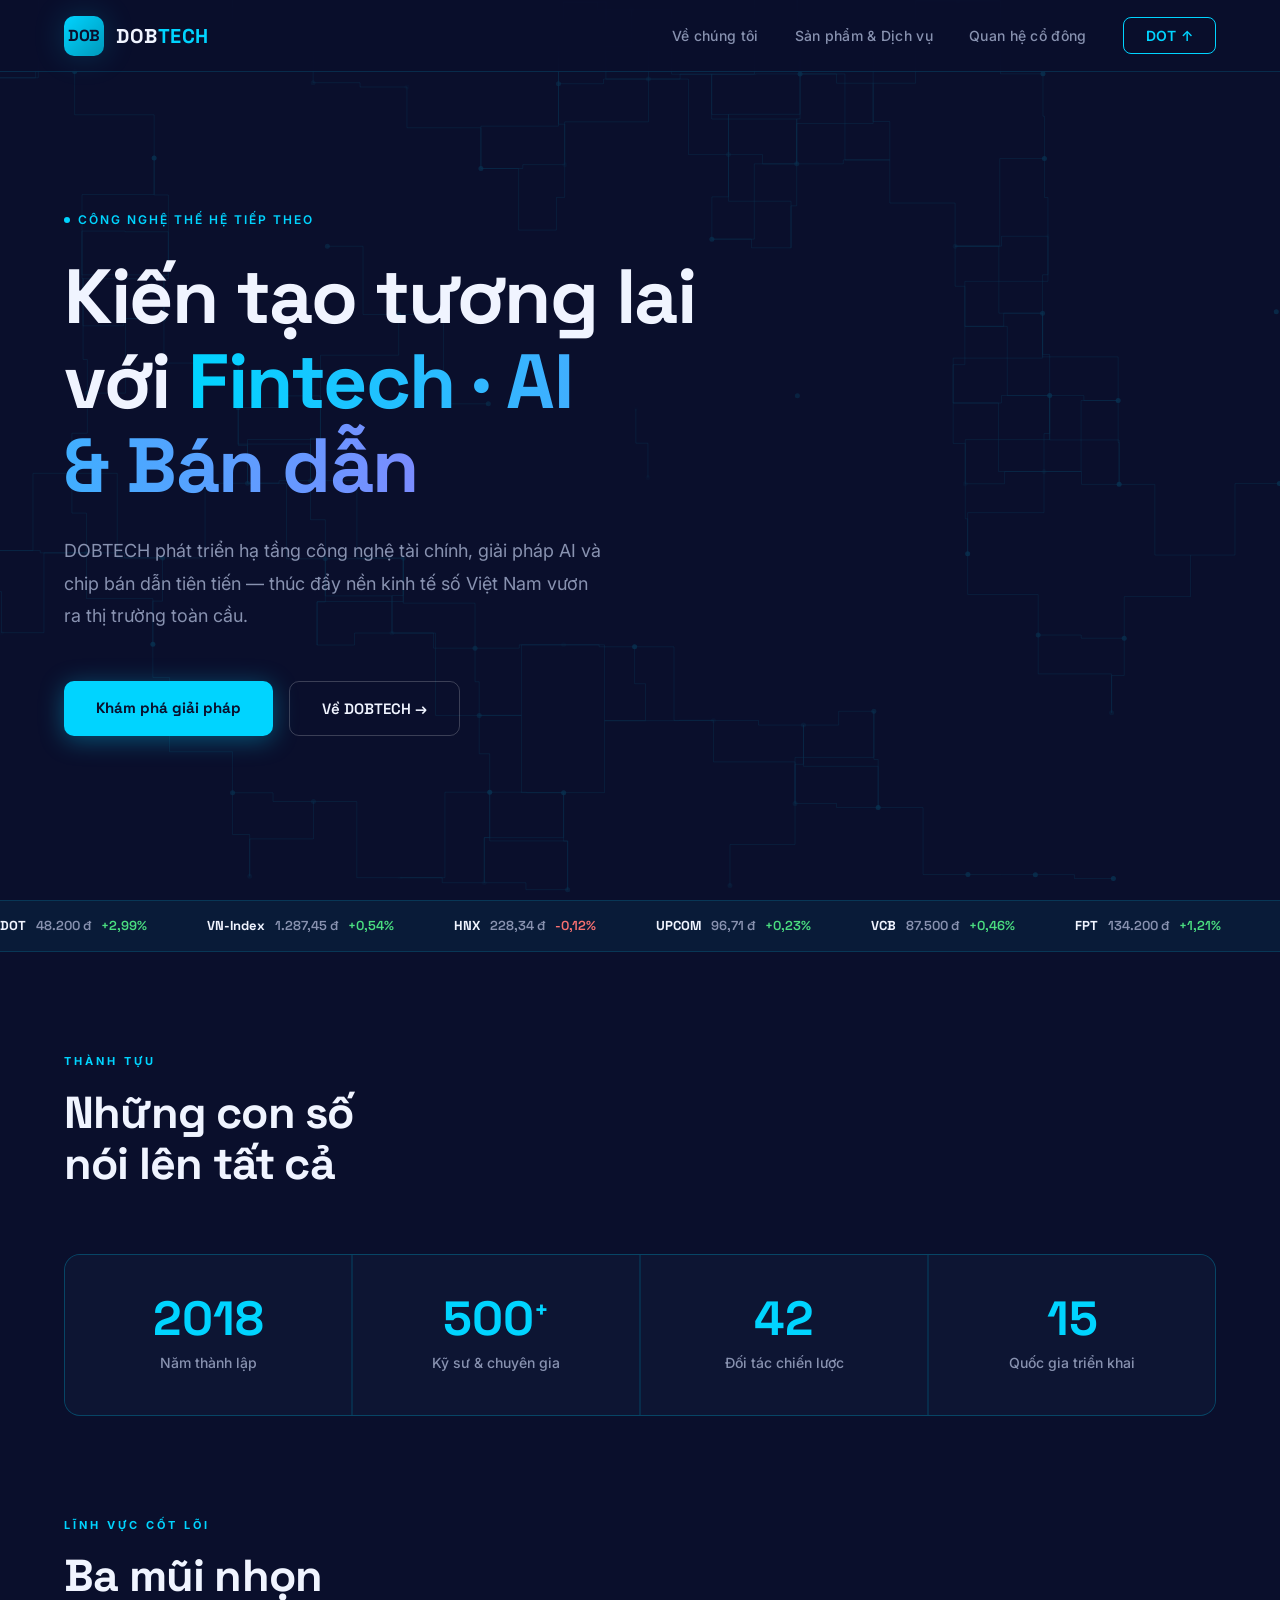
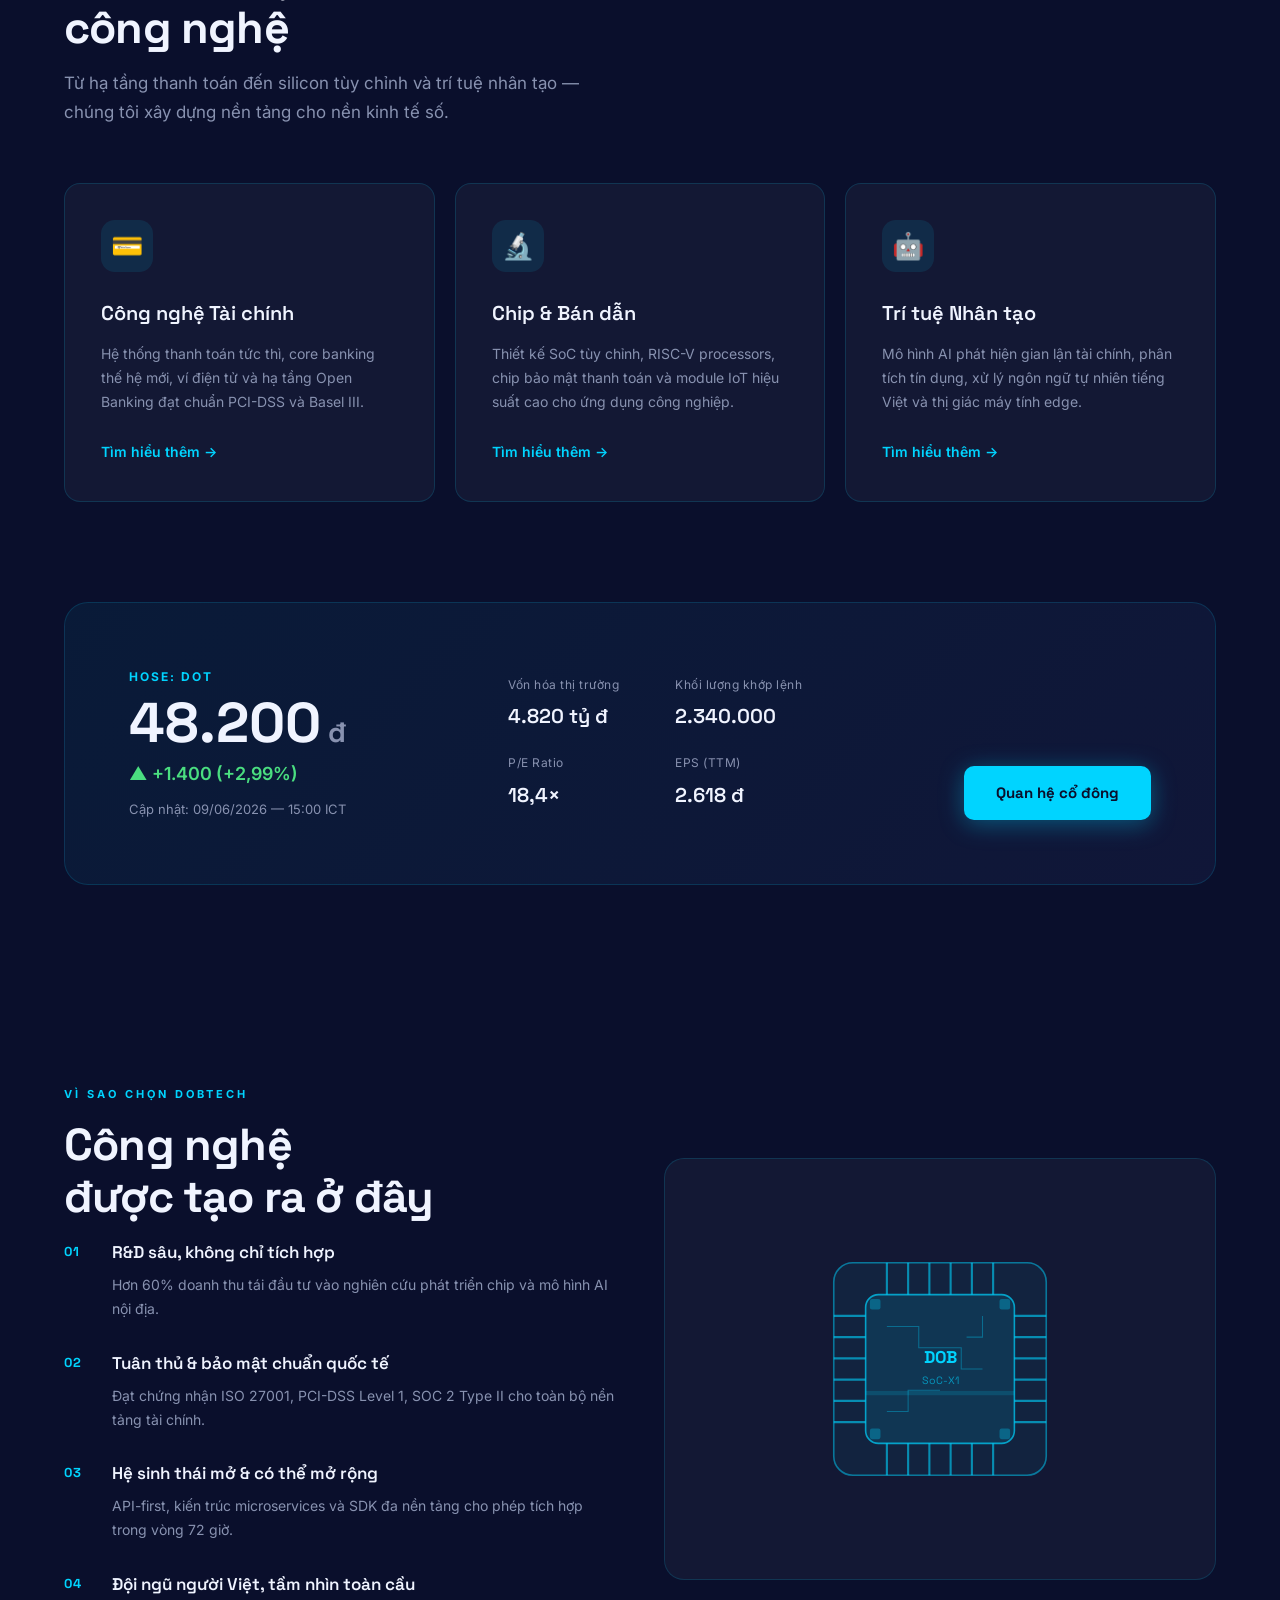
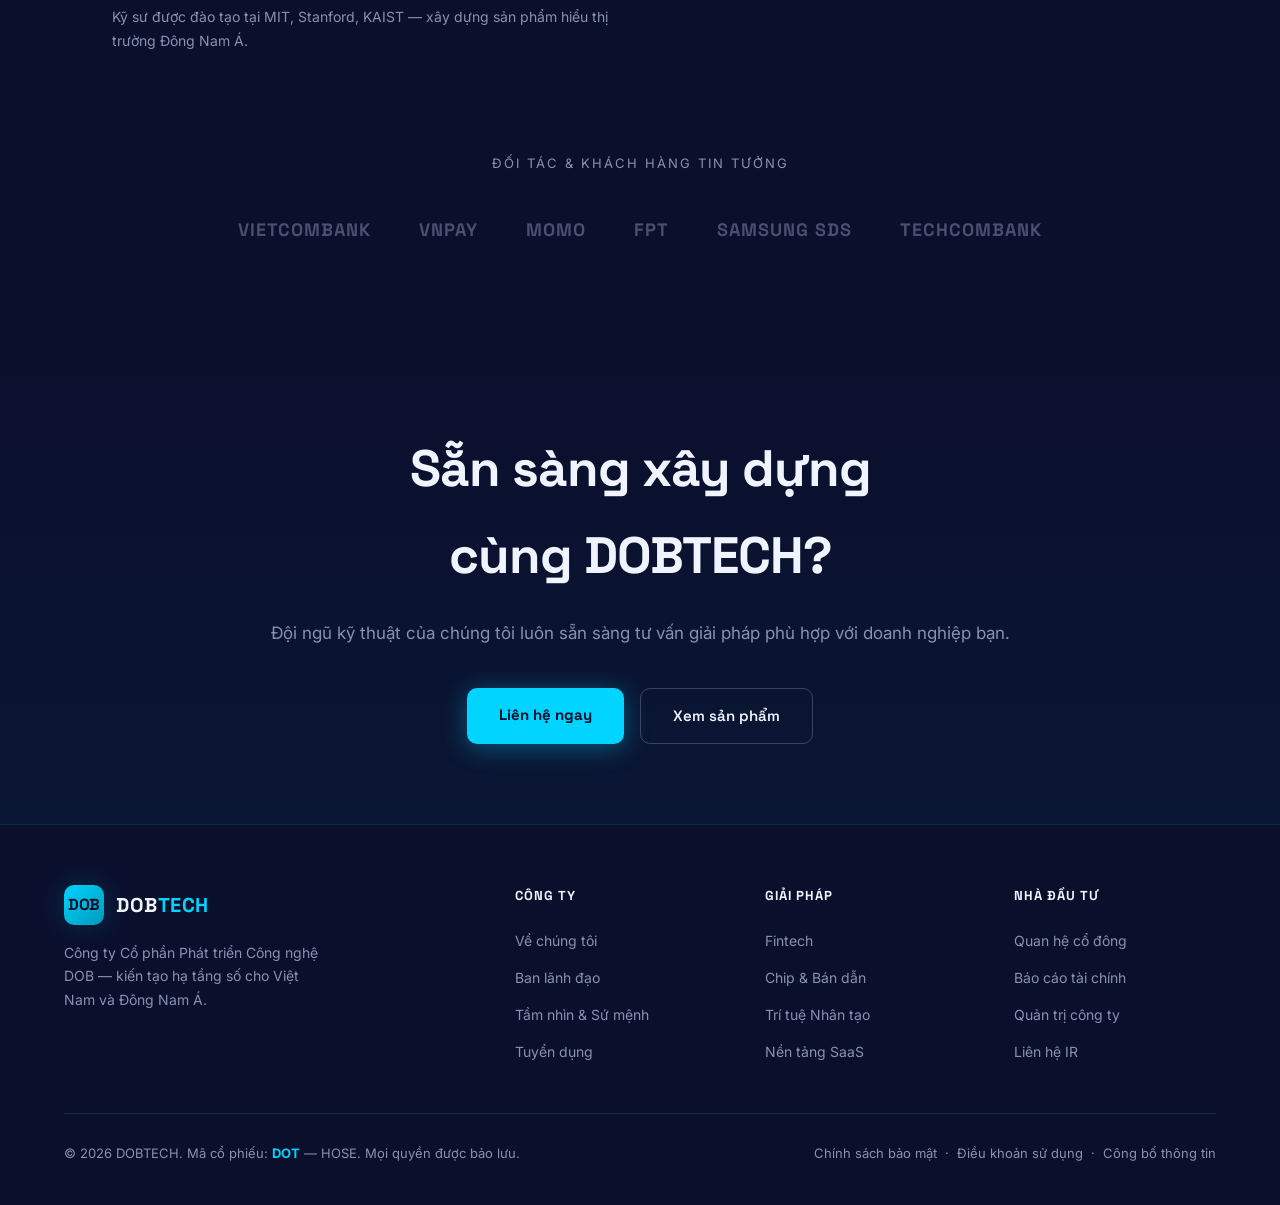
<file: hometech.html>
<!DOCTYPE html>
<html lang="vi">
<head>
  <meta charset="UTF-8" />
  <meta name="viewport" content="width=device-width, initial-scale=1.0" />
  <title>DOBTECH – Công ty Cổ phần Phát triển Công nghệ DOB</title>
  <link rel="preconnect" href="https://fonts.googleapis.com" />
  <link rel="preconnect" href="https://fonts.gstatic.com" crossorigin />
  <link href="https://fonts.googleapis.com/css2?family=Space+Grotesk:wght@300;400;500;600;700&family=Inter:wght@300;400;500;600&display=swap" rel="stylesheet" />
  <style>
    *, *::before, *::after { box-sizing: border-box; margin: 0; padding: 0; }

    :root {
      --navy:   #0A0F2C;
      --navy2:  #0D1533;
      --cyan:   #00D4FF;
      --cyan2:  #0099BB;
      --gold:   #FFD166;
      --white:  #F0F4FF;
      --slate:  #8892B0;
      --card:   rgba(255,255,255,0.04);
      --border: rgba(0,212,255,0.15);
      --glow:   0 0 32px rgba(0,212,255,0.18);
    }

    html { scroll-behavior: smooth; }

    body {
      background: var(--navy);
      color: var(--white);
      font-family: 'Inter', sans-serif;
      font-size: 16px;
      line-height: 1.7;
      overflow-x: hidden;
    }

    /* ─── CANVAS BACKGROUND ─── */
    #circuit-canvas {
      position: fixed;
      inset: 0;
      z-index: 0;
      pointer-events: none;
      opacity: 0.18;
    }

    /* ─── NAVBAR ─── */
    nav {
      position: fixed;
      top: 0; left: 0; right: 0;
      z-index: 100;
      display: flex;
      align-items: center;
      justify-content: space-between;
      padding: 0 5%;
      height: 72px;
      background: rgba(10,15,44,0.85);
      backdrop-filter: blur(18px);
      border-bottom: 1px solid var(--border);
      transition: background 0.3s;
    }

    .logo {
      display: flex;
      align-items: center;
      gap: 12px;
      text-decoration: none;
    }
    .logo-mark {
      width: 40px; height: 40px;
      background: linear-gradient(135deg, var(--cyan), var(--cyan2));
      border-radius: 10px;
      display: flex; align-items: center; justify-content: center;
      font-family: 'Space Grotesk', sans-serif;
      font-weight: 700;
      font-size: 16px;
      color: var(--navy);
      letter-spacing: -0.5px;
      box-shadow: var(--glow);
    }
    .logo-text {
      font-family: 'Space Grotesk', sans-serif;
      font-weight: 700;
      font-size: 20px;
      color: var(--white);
      letter-spacing: 0.5px;
    }
    .logo-text span { color: var(--cyan); }

    .nav-links {
      display: flex;
      align-items: center;
      gap: 36px;
      list-style: none;
    }
    .nav-links a {
      color: var(--slate);
      text-decoration: none;
      font-size: 14px;
      font-weight: 500;
      letter-spacing: 0.3px;
      transition: color 0.2s;
    }
    .nav-links a:hover { color: var(--cyan); }

    .nav-cta {
      padding: 9px 22px;
      background: transparent;
      border: 1px solid var(--cyan);
      border-radius: 8px;
      color: var(--cyan) !important;
      font-size: 14px !important;
      font-weight: 600 !important;
      transition: background 0.2s, box-shadow 0.2s !important;
    }
    .nav-cta:hover {
      background: rgba(0,212,255,0.1) !important;
      box-shadow: var(--glow) !important;
    }

    /* ─── HERO ─── */
    .hero {
      position: relative;
      z-index: 1;
      min-height: 100vh;
      display: flex;
      align-items: center;
      padding: 120px 5% 80px;
    }

    .hero-inner {
      max-width: 760px;
    }

    .eyebrow {
      display: inline-flex;
      align-items: center;
      gap: 8px;
      font-size: 12px;
      font-weight: 600;
      letter-spacing: 2px;
      text-transform: uppercase;
      color: var(--cyan);
      margin-bottom: 24px;
    }
    .eyebrow-dot {
      width: 6px; height: 6px;
      background: var(--cyan);
      border-radius: 50%;
      animation: pulse 2s ease-in-out infinite;
    }
    @keyframes pulse {
      0%,100% { opacity: 1; transform: scale(1); }
      50%      { opacity: 0.4; transform: scale(1.5); }
    }

    .hero h1 {
      font-family: 'Space Grotesk', sans-serif;
      font-size: clamp(42px, 6vw, 80px);
      font-weight: 700;
      line-height: 1.1;
      letter-spacing: -1.5px;
      margin-bottom: 28px;
    }
    .hero h1 em {
      font-style: normal;
      background: linear-gradient(90deg, var(--cyan), #7B8CFF);
      -webkit-background-clip: text;
      -webkit-text-fill-color: transparent;
      background-clip: text;
    }

    .hero-sub {
      font-size: 18px;
      color: var(--slate);
      max-width: 540px;
      margin-bottom: 48px;
      line-height: 1.8;
    }

    .hero-actions {
      display: flex;
      gap: 16px;
      flex-wrap: wrap;
    }

    .btn-primary {
      padding: 14px 32px;
      background: var(--cyan);
      color: var(--navy);
      border: none;
      border-radius: 10px;
      font-family: 'Space Grotesk', sans-serif;
      font-weight: 700;
      font-size: 15px;
      cursor: pointer;
      text-decoration: none;
      display: inline-block;
      transition: transform 0.2s, box-shadow 0.2s;
      box-shadow: 0 4px 24px rgba(0,212,255,0.35);
    }
    .btn-primary:hover {
      transform: translateY(-2px);
      box-shadow: 0 8px 32px rgba(0,212,255,0.5);
    }

    .btn-ghost {
      padding: 14px 32px;
      background: transparent;
      color: var(--white);
      border: 1px solid rgba(255,255,255,0.2);
      border-radius: 10px;
      font-family: 'Space Grotesk', sans-serif;
      font-weight: 600;
      font-size: 15px;
      cursor: pointer;
      text-decoration: none;
      display: inline-block;
      transition: border-color 0.2s, background 0.2s;
    }
    .btn-ghost:hover {
      border-color: var(--cyan);
      background: rgba(0,212,255,0.06);
    }

    /* ─── TICKER STRIP ─── */
    .ticker {
      position: relative; z-index: 1;
      background: rgba(0,212,255,0.06);
      border-top: 1px solid var(--border);
      border-bottom: 1px solid var(--border);
      padding: 14px 0;
      overflow: hidden;
    }
    .ticker-inner {
      display: flex;
      gap: 60px;
      white-space: nowrap;
      animation: ticker-scroll 30s linear infinite;
    }
    @keyframes ticker-scroll {
      from { transform: translateX(0); }
      to   { transform: translateX(-50%); }
    }
    .ticker-item {
      font-family: 'Space Grotesk', sans-serif;
      font-size: 13px;
      font-weight: 600;
      color: var(--slate);
      display: flex;
      align-items: center;
      gap: 10px;
    }
    .ticker-item strong { color: var(--white); }
    .ticker-item .up   { color: #4ADE80; }
    .ticker-item .down { color: #F87171; }

    /* ─── SECTION BASE ─── */
    section {
      position: relative;
      z-index: 1;
      padding: 100px 5%;
    }

    .section-label {
      font-size: 11px;
      font-weight: 700;
      letter-spacing: 3px;
      text-transform: uppercase;
      color: var(--cyan);
      margin-bottom: 16px;
    }

    .section-heading {
      font-family: 'Space Grotesk', sans-serif;
      font-size: clamp(28px, 3.5vw, 48px);
      font-weight: 700;
      line-height: 1.15;
      letter-spacing: -0.8px;
      margin-bottom: 16px;
    }

    .section-sub {
      font-size: 17px;
      color: var(--slate);
      max-width: 520px;
      margin-bottom: 56px;
    }

    /* ─── STATS ─── */
    .stats-grid {
      display: grid;
      grid-template-columns: repeat(auto-fit, minmax(200px, 1fr));
      gap: 2px;
      background: var(--border);
      border: 1px solid var(--border);
      border-radius: 16px;
      overflow: hidden;
      margin-top: 64px;
    }
    .stat-cell {
      background: var(--navy2);
      padding: 40px 32px;
      text-align: center;
    }
    .stat-num {
      font-family: 'Space Grotesk', sans-serif;
      font-size: 48px;
      font-weight: 700;
      color: var(--cyan);
      line-height: 1;
      margin-bottom: 8px;
    }
    .stat-label {
      font-size: 14px;
      color: var(--slate);
      font-weight: 500;
    }

    /* ─── SERVICES PREVIEW ─── */
    .services-grid {
      display: grid;
      grid-template-columns: repeat(auto-fit, minmax(300px, 1fr));
      gap: 20px;
    }
    .service-card {
      background: var(--card);
      border: 1px solid var(--border);
      border-radius: 16px;
      padding: 36px;
      transition: border-color 0.3s, transform 0.3s, box-shadow 0.3s;
      cursor: default;
    }
    .service-card:hover {
      border-color: var(--cyan);
      transform: translateY(-4px);
      box-shadow: var(--glow);
    }
    .service-icon {
      width: 52px; height: 52px;
      background: rgba(0,212,255,0.1);
      border-radius: 14px;
      display: flex; align-items: center; justify-content: center;
      font-size: 26px;
      margin-bottom: 24px;
    }
    .service-card h3 {
      font-family: 'Space Grotesk', sans-serif;
      font-size: 20px;
      font-weight: 600;
      margin-bottom: 12px;
    }
    .service-card p {
      font-size: 14px;
      color: var(--slate);
      line-height: 1.7;
      margin-bottom: 24px;
    }
    .service-link {
      color: var(--cyan);
      font-size: 14px;
      font-weight: 600;
      text-decoration: none;
      display: inline-flex;
      align-items: center;
      gap: 6px;
      transition: gap 0.2s;
    }
    .service-link:hover { gap: 10px; }

    /* ─── STOCK SNAPSHOT ─── */
    .stock-section {
      background: linear-gradient(135deg, rgba(0,212,255,0.06) 0%, rgba(123,140,255,0.06) 100%);
      border-radius: 24px;
      padding: 64px;
      border: 1px solid var(--border);
    }
    .stock-row {
      display: flex;
      align-items: center;
      justify-content: space-between;
      flex-wrap: wrap;
      gap: 32px;
    }
    .stock-price-block .ticker-code {
      font-size: 12px;
      font-weight: 700;
      letter-spacing: 2px;
      color: var(--cyan);
      margin-bottom: 8px;
    }
    .stock-price-block .price {
      font-family: 'Space Grotesk', sans-serif;
      font-size: 56px;
      font-weight: 700;
      line-height: 1;
      margin-bottom: 8px;
    }
    .stock-price-block .change {
      font-size: 18px;
      font-weight: 600;
      color: #4ADE80;
    }
    .stock-metrics {
      display: grid;
      grid-template-columns: repeat(2, 1fr);
      gap: 20px 40px;
    }
    .metric { }
    .metric-label {
      font-size: 12px;
      color: var(--slate);
      letter-spacing: 0.5px;
      margin-bottom: 4px;
    }
    .metric-val {
      font-family: 'Space Grotesk', sans-serif;
      font-size: 20px;
      font-weight: 600;
    }

    /* ─── WHY DOBTECH ─── */
    .why-grid {
      display: grid;
      grid-template-columns: 1fr 1fr;
      gap: 48px;
      align-items: center;
    }
    .why-list {
      list-style: none;
      display: flex;
      flex-direction: column;
      gap: 28px;
    }
    .why-item {
      display: flex;
      gap: 20px;
      align-items: flex-start;
    }
    .why-num {
      font-family: 'Space Grotesk', sans-serif;
      font-size: 13px;
      font-weight: 700;
      color: var(--cyan);
      letter-spacing: 1px;
      padding-top: 3px;
      min-width: 28px;
    }
    .why-content h4 {
      font-family: 'Space Grotesk', sans-serif;
      font-size: 17px;
      font-weight: 600;
      margin-bottom: 6px;
    }
    .why-content p {
      font-size: 14px;
      color: var(--slate);
      line-height: 1.7;
    }

    .chip-visual {
      background: var(--card);
      border: 1px solid var(--border);
      border-radius: 20px;
      padding: 40px;
      display: flex;
      align-items: center;
      justify-content: center;
    }
    .chip-svg { width: 100%; max-width: 340px; }

    /* ─── PARTNERS ─── */
    .partners {
      text-align: center;
      padding-top: 60px;
    }
    .partners p {
      font-size: 13px;
      color: var(--slate);
      letter-spacing: 2px;
      text-transform: uppercase;
      margin-bottom: 40px;
    }
    .partner-logos {
      display: flex;
      align-items: center;
      justify-content: center;
      gap: 48px;
      flex-wrap: wrap;
    }
    .partner-logo {
      font-family: 'Space Grotesk', sans-serif;
      font-size: 18px;
      font-weight: 700;
      color: rgba(136,146,176,0.5);
      letter-spacing: 1px;
      transition: color 0.3s;
    }
    .partner-logo:hover { color: var(--slate); }

    /* ─── CTA BANNER ─── */
    .cta-banner {
      text-align: center;
      padding: 80px 5%;
      background: linear-gradient(180deg, transparent, rgba(0,212,255,0.04));
    }
    .cta-banner h2 {
      font-family: 'Space Grotesk', sans-serif;
      font-size: clamp(28px, 4vw, 52px);
      font-weight: 700;
      letter-spacing: -1px;
      margin-bottom: 20px;
    }
    .cta-banner p {
      font-size: 17px;
      color: var(--slate);
      margin-bottom: 40px;
    }

    /* ─── FOOTER ─── */
    footer {
      position: relative; z-index: 1;
      border-top: 1px solid var(--border);
      padding: 60px 5% 40px;
    }
    .footer-grid {
      display: grid;
      grid-template-columns: 2fr 1fr 1fr 1fr;
      gap: 48px;
      margin-bottom: 48px;
    }
    .footer-brand p {
      font-size: 14px;
      color: var(--slate);
      margin-top: 16px;
      max-width: 260px;
      line-height: 1.7;
    }
    .footer-col h5 {
      font-family: 'Space Grotesk', sans-serif;
      font-size: 13px;
      font-weight: 700;
      letter-spacing: 1px;
      text-transform: uppercase;
      color: var(--white);
      margin-bottom: 20px;
    }
    .footer-col ul { list-style: none; display: flex; flex-direction: column; gap: 10px; }
    .footer-col a {
      color: var(--slate);
      text-decoration: none;
      font-size: 14px;
      transition: color 0.2s;
    }
    .footer-col a:hover { color: var(--cyan); }
    .footer-bottom {
      border-top: 1px solid var(--border);
      padding-top: 28px;
      display: flex;
      justify-content: space-between;
      align-items: center;
      font-size: 13px;
      color: var(--slate);
      flex-wrap: wrap;
      gap: 12px;
    }
    .footer-bottom a { color: var(--slate); text-decoration: none; }
    .footer-bottom a:hover { color: var(--cyan); }

    /* ─── RESPONSIVE ─── */
    @media (max-width: 768px) {
      .nav-links { display: none; }
      .why-grid { grid-template-columns: 1fr; }
      .footer-grid { grid-template-columns: 1fr 1fr; }
      .stock-section { padding: 36px 24px; }
      .stock-metrics { grid-template-columns: 1fr 1fr; }
    }

    /* ─── SCROLL REVEAL ─── */
    .reveal {
      opacity: 0;
      transform: translateY(30px);
      transition: opacity 0.6s ease, transform 0.6s ease;
    }
    .reveal.visible {
      opacity: 1;
      transform: none;
    }
  </style>
</head>
<body>

<!-- Circuit canvas -->
<canvas id="circuit-canvas"></canvas>

<!-- NAV -->
<nav>
  <a href="hometech.html" class="logo">
    <div class="logo-mark">DOB</div>
    <span class="logo-text">DOB<span>TECH</span></span>
  </a>
  <ul class="nav-links">
    <li><a href="aboutt.html">Về chúng tôi</a></li>
    <li><a href="servicest.html">Sản phẩm & Dịch vụ</a></li>
    <li><a href="shareholdert.html">Quan hệ cổ đông</a></li>
    <li><a href="shareholdert.html" class="nav-cta">DOT ↑</a></li>
  </ul>
</nav>

<!-- HERO -->
<section class="hero">
  <div class="hero-inner">
    <div class="eyebrow"><span class="eyebrow-dot"></span>Công nghệ thế hệ tiếp theo</div>
    <h1>Kiến tạo tương lai<br/>với <em>Fintech · AI<br/>& Bán dẫn</em></h1>
    <p class="hero-sub">
      DOBTECH phát triển hạ tầng công nghệ tài chính, giải pháp AI và chip bán dẫn tiên tiến — 
      thúc đẩy nền kinh tế số Việt Nam vươn ra thị trường toàn cầu.
    </p>
    <div class="hero-actions">
      <a href="servicest.html" class="btn-primary">Khám phá giải pháp</a>
      <a href="aboutt.html" class="btn-ghost">Về DOBTECH →</a>
    </div>
  </div>
</section>

<!-- TICKER -->
<div class="ticker">
  <div class="ticker-inner" id="ticker-inner"></div>
</div>

<!-- STATS -->
<section>
  <div class="reveal">
    <div class="section-label">Thành tựu</div>
    <div class="section-heading">Những con số<br/>nói lên tất cả</div>
  </div>
  <div class="stats-grid reveal">
    <div class="stat-cell">
      <div class="stat-num" data-target="2018">2018</div>
      <div class="stat-label">Năm thành lập</div>
    </div>
    <div class="stat-cell">
      <div class="stat-num">500<sup style="font-size:24px">+</sup></div>
      <div class="stat-label">Kỹ sư & chuyên gia</div>
    </div>
    <div class="stat-cell">
      <div class="stat-num">42</div>
      <div class="stat-label">Đối tác chiến lược</div>
    </div>
    <div class="stat-cell">
      <div class="stat-num">15</div>
      <div class="stat-label">Quốc gia triển khai</div>
    </div>
  </div>
</section>

<!-- SERVICES PREVIEW -->
<section style="padding-top: 0;">
  <div class="reveal" style="margin-bottom: 48px;">
    <div class="section-label">Lĩnh vực cốt lõi</div>
    <div class="section-heading">Ba mũi nhọn<br/>công nghệ</div>
    <p class="section-sub">Từ hạ tầng thanh toán đến silicon tùy chỉnh và trí tuệ nhân tạo — chúng tôi xây dựng nền tảng cho nền kinh tế số.</p>
  </div>
  <div class="services-grid reveal">
    <div class="service-card">
      <div class="service-icon">💳</div>
      <h3>Công nghệ Tài chính</h3>
      <p>Hệ thống thanh toán tức thì, core banking thế hệ mới, ví điện tử và hạ tầng Open Banking đạt chuẩn PCI-DSS và Basel III.</p>
      <a href="servicest.html" class="service-link">Tìm hiểu thêm →</a>
    </div>
    <div class="service-card">
      <div class="service-icon">🔬</div>
      <h3>Chip & Bán dẫn</h3>
      <p>Thiết kế SoC tùy chỉnh, RISC-V processors, chip bảo mật thanh toán và module IoT hiệu suất cao cho ứng dụng công nghiệp.</p>
      <a href="servicest.html" class="service-link">Tìm hiểu thêm →</a>
    </div>
    <div class="service-card">
      <div class="service-icon">🤖</div>
      <h3>Trí tuệ Nhân tạo</h3>
      <p>Mô hình AI phát hiện gian lận tài chính, phân tích tín dụng, xử lý ngôn ngữ tự nhiên tiếng Việt và thị giác máy tính edge.</p>
      <a href="servicest.html" class="service-link">Tìm hiểu thêm →</a>
    </div>
  </div>
</section>

<!-- STOCK SNAPSHOT -->
<section style="padding-top: 0;">
  <div class="stock-section reveal">
    <div class="stock-row">
      <div class="stock-price-block">
        <div class="ticker-code">HOSE: DOT</div>
        <div class="price">48.200<span style="font-size:28px;color:var(--slate)"> đ</span></div>
        <div class="change">▲ +1.400 (+2,99%)</div>
        <div style="font-size:13px;color:var(--slate);margin-top:8px;">Cập nhật: 09/06/2026 — 15:00 ICT</div>
      </div>
      <div class="stock-metrics">
        <div class="metric">
          <div class="metric-label">Vốn hóa thị trường</div>
          <div class="metric-val">4.820 tỷ đ</div>
        </div>
        <div class="metric">
          <div class="metric-label">Khối lượng khớp lệnh</div>
          <div class="metric-val">2.340.000</div>
        </div>
        <div class="metric">
          <div class="metric-label">P/E Ratio</div>
          <div class="metric-val">18,4×</div>
        </div>
        <div class="metric">
          <div class="metric-label">EPS (TTM)</div>
          <div class="metric-val">2.618 đ</div>
        </div>
      </div>
      <a href="shareholdert.html" class="btn-primary" style="align-self:flex-end;">Quan hệ cổ đông</a>
    </div>
  </div>
</section>

<!-- WHY DOBTECH -->
<section>
  <div class="why-grid">
    <div>
      <div class="section-label reveal">Vì sao chọn DOBTECH</div>
      <div class="section-heading reveal">Công nghệ<br/>được tạo ra ở đây</div>
      <ul class="why-list reveal">
        <li class="why-item">
          <span class="why-num">01</span>
          <div class="why-content">
            <h4>R&D sâu, không chỉ tích hợp</h4>
            <p>Hơn 60% doanh thu tái đầu tư vào nghiên cứu phát triển chip và mô hình AI nội địa.</p>
          </div>
        </li>
        <li class="why-item">
          <span class="why-num">02</span>
          <div class="why-content">
            <h4>Tuân thủ & bảo mật chuẩn quốc tế</h4>
            <p>Đạt chứng nhận ISO 27001, PCI-DSS Level 1, SOC 2 Type II cho toàn bộ nền tảng tài chính.</p>
          </div>
        </li>
        <li class="why-item">
          <span class="why-num">03</span>
          <div class="why-content">
            <h4>Hệ sinh thái mở & có thể mở rộng</h4>
            <p>API-first, kiến trúc microservices và SDK đa nền tảng cho phép tích hợp trong vòng 72 giờ.</p>
          </div>
        </li>
        <li class="why-item">
          <span class="why-num">04</span>
          <div class="why-content">
            <h4>Đội ngũ người Việt, tầm nhìn toàn cầu</h4>
            <p>Kỹ sư được đào tạo tại MIT, Stanford, KAIST — xây dựng sản phẩm hiểu thị trường Đông Nam Á.</p>
          </div>
        </li>
      </ul>
    </div>
    <div class="chip-visual reveal">
      <!-- Inline SVG chip illustration -->
      <svg class="chip-svg" viewBox="0 0 320 320" fill="none" xmlns="http://www.w3.org/2000/svg">
        <!-- outer glow -->
        <rect x="60" y="60" width="200" height="200" rx="18" fill="rgba(0,212,255,0.06)" stroke="rgba(0,212,255,0.5)" stroke-width="1.5"/>
        <!-- inner chip body -->
        <rect x="90" y="90" width="140" height="140" rx="12" fill="rgba(0,212,255,0.1)" stroke="rgba(0,212,255,0.7)" stroke-width="1.5"/>
        <!-- chip label -->
        <text x="160" y="154" text-anchor="middle" font-family="Space Grotesk,sans-serif" font-size="16" font-weight="700" fill="#00D4FF">DOB</text>
        <text x="160" y="174" text-anchor="middle" font-family="Space Grotesk,sans-serif" font-size="10" fill="rgba(0,212,255,0.6)">SoC-X1</text>
        <!-- pins top -->
        <line x1="110" y1="60" x2="110" y2="90" stroke="rgba(0,212,255,0.6)" stroke-width="2"/>
        <line x1="130" y1="60" x2="130" y2="90" stroke="rgba(0,212,255,0.6)" stroke-width="2"/>
        <line x1="150" y1="60" x2="150" y2="90" stroke="rgba(0,212,255,0.6)" stroke-width="2"/>
        <line x1="170" y1="60" x2="170" y2="90" stroke="rgba(0,212,255,0.6)" stroke-width="2"/>
        <line x1="190" y1="60" x2="190" y2="90" stroke="rgba(0,212,255,0.6)" stroke-width="2"/>
        <line x1="210" y1="60" x2="210" y2="90" stroke="rgba(0,212,255,0.6)" stroke-width="2"/>
        <!-- pins bottom -->
        <line x1="110" y1="230" x2="110" y2="260" stroke="rgba(0,212,255,0.6)" stroke-width="2"/>
        <line x1="130" y1="230" x2="130" y2="260" stroke="rgba(0,212,255,0.6)" stroke-width="2"/>
        <line x1="150" y1="230" x2="150" y2="260" stroke="rgba(0,212,255,0.6)" stroke-width="2"/>
        <line x1="170" y1="230" x2="170" y2="260" stroke="rgba(0,212,255,0.6)" stroke-width="2"/>
        <line x1="190" y1="230" x2="190" y2="260" stroke="rgba(0,212,255,0.6)" stroke-width="2"/>
        <line x1="210" y1="230" x2="210" y2="260" stroke="rgba(0,212,255,0.6)" stroke-width="2"/>
        <!-- pins left -->
        <line x1="60" y1="110" x2="90" y2="110" stroke="rgba(0,212,255,0.6)" stroke-width="2"/>
        <line x1="60" y1="130" x2="90" y2="130" stroke="rgba(0,212,255,0.6)" stroke-width="2"/>
        <line x1="60" y1="150" x2="90" y2="150" stroke="rgba(0,212,255,0.6)" stroke-width="2"/>
        <line x1="60" y1="170" x2="90" y2="170" stroke="rgba(0,212,255,0.6)" stroke-width="2"/>
        <line x1="60" y1="190" x2="90" y2="190" stroke="rgba(0,212,255,0.6)" stroke-width="2"/>
        <line x1="60" y1="210" x2="90" y2="210" stroke="rgba(0,212,255,0.6)" stroke-width="2"/>
        <!-- pins right -->
        <line x1="230" y1="110" x2="260" y2="110" stroke="rgba(0,212,255,0.6)" stroke-width="2"/>
        <line x1="230" y1="130" x2="260" y2="130" stroke="rgba(0,212,255,0.6)" stroke-width="2"/>
        <line x1="230" y1="150" x2="260" y2="150" stroke="rgba(0,212,255,0.6)" stroke-width="2"/>
        <line x1="230" y1="170" x2="260" y2="170" stroke="rgba(0,212,255,0.6)" stroke-width="2"/>
        <line x1="230" y1="190" x2="260" y2="190" stroke="rgba(0,212,255,0.6)" stroke-width="2"/>
        <line x1="230" y1="210" x2="260" y2="210" stroke="rgba(0,212,255,0.6)" stroke-width="2"/>
        <!-- inner circuit lines -->
        <path d="M110 120 L140 120 L140 140 L180 140 L180 160 L200 160" stroke="rgba(0,212,255,0.35)" stroke-width="1" fill="none"/>
        <path d="M110 200 L130 200 L130 180 L160 180" stroke="rgba(0,212,255,0.35)" stroke-width="1" fill="none"/>
        <path d="M200 110 L200 130 L185 130" stroke="rgba(0,212,255,0.35)" stroke-width="1" fill="none"/>
        <!-- corner marks -->
        <rect x="94" y="94" width="10" height="10" rx="2" fill="rgba(0,212,255,0.3)"/>
        <rect x="216" y="94" width="10" height="10" rx="2" fill="rgba(0,212,255,0.3)"/>
        <rect x="94" y="216" width="10" height="10" rx="2" fill="rgba(0,212,255,0.3)"/>
        <rect x="216" y="216" width="10" height="10" rx="2" fill="rgba(0,212,255,0.3)"/>
        <!-- scan line animation -->
        <rect x="90" y="90" width="140" height="4" fill="rgba(0,212,255,0.15)">
          <animateTransform attributeName="transform" type="translate" values="0,0;0,136;0,0" dur="3s" repeatCount="indefinite"/>
        </rect>
      </svg>
    </div>
  </div>
</section>

<!-- PARTNERS -->
<section class="partners" style="padding-top: 0;">
  <p>Đối tác & Khách hàng tin tưởng</p>
  <div class="partner-logos">
    <span class="partner-logo">VIETCOMBANK</span>
    <span class="partner-logo">VNPAY</span>
    <span class="partner-logo">MOMO</span>
    <span class="partner-logo">FPT</span>
    <span class="partner-logo">SAMSUNG SDS</span>
    <span class="partner-logo">TECHCOMBANK</span>
  </div>
</section>

<!-- CTA BANNER -->
<div class="cta-banner reveal">
  <h2>Sẵn sàng xây dựng<br/>cùng DOBTECH?</h2>
  <p>Đội ngũ kỹ thuật của chúng tôi luôn sẵn sàng tư vấn giải pháp phù hợp với doanh nghiệp bạn.</p>
  <div style="display:flex;gap:16px;justify-content:center;flex-wrap:wrap;">
    <a href="mailto:contact@dobtech.vn" class="btn-primary">Liên hệ ngay</a>
    <a href="servicest.html" class="btn-ghost">Xem sản phẩm</a>
  </div>
</div>

<!-- FOOTER -->
<footer>
  <div class="footer-grid">
    <div class="footer-brand">
      <a href="hometech.html" class="logo">
        <div class="logo-mark">DOB</div>
        <span class="logo-text">DOB<span>TECH</span></span>
      </a>
      <p>Công ty Cổ phần Phát triển Công nghệ DOB — kiến tạo hạ tầng số cho Việt Nam và Đông Nam Á.</p>
    </div>
    <div class="footer-col">
      <h5>Công ty</h5>
      <ul>
        <li><a href="aboutt.html">Về chúng tôi</a></li>
        <li><a href="aboutt.html#team">Ban lãnh đạo</a></li>
        <li><a href="aboutt.html#mission">Tầm nhìn & Sứ mệnh</a></li>
        <li><a href="#">Tuyển dụng</a></li>
      </ul>
    </div>
    <div class="footer-col">
      <h5>Giải pháp</h5>
      <ul>
        <li><a href="servicest.html#fintech">Fintech</a></li>
        <li><a href="servicest.html#chip">Chip & Bán dẫn</a></li>
        <li><a href="servicest.html#ai">Trí tuệ Nhân tạo</a></li>
        <li><a href="servicest.html#platform">Nền tảng SaaS</a></li>
      </ul>
    </div>
    <div class="footer-col">
      <h5>Nhà đầu tư</h5>
      <ul>
        <li><a href="shareholdert.html">Quan hệ cổ đông</a></li>
        <li><a href="shareholdert.html#reports">Báo cáo tài chính</a></li>
        <li><a href="shareholdert.html#governance">Quản trị công ty</a></li>
        <li><a href="shareholdert.html#contact">Liên hệ IR</a></li>
      </ul>
    </div>
  </div>
  <div class="footer-bottom">
    <span>© 2026 DOBTECH. Mã cổ phiếu: <strong style="color:var(--cyan)">DOT</strong> — HOSE. Mọi quyền được bảo lưu.</span>
    <span>
      <a href="#">Chính sách bảo mật</a> &nbsp;·&nbsp;
      <a href="#">Điều khoản sử dụng</a> &nbsp;·&nbsp;
      <a href="#">Công bố thông tin</a>
    </span>
  </div>
</footer>

<script>
// ── Circuit canvas background
const canvas = document.getElementById('circuit-canvas');
const ctx = canvas.getContext('2d');
let nodes = [];

function resize() {
  canvas.width  = window.innerWidth;
  canvas.height = window.innerHeight;
  initNodes();
}

function initNodes() {
  nodes = [];
  const cols = Math.floor(canvas.width  / 80);
  const rows = Math.floor(canvas.height / 80);
  for (let r = 0; r <= rows; r++) {
    for (let c = 0; c <= cols; c++) {
      if (Math.random() > 0.55) {
        nodes.push({
          x: c * 80 + (Math.random() - 0.5) * 20,
          y: r * 80 + (Math.random() - 0.5) * 20,
          pulse: Math.random() * Math.PI * 2
        });
      }
    }
  }
}

function drawCircuit(t) {
  ctx.clearRect(0, 0, canvas.width, canvas.height);
  ctx.strokeStyle = 'rgba(0,212,255,0.5)';
  ctx.lineWidth   = 0.8;
  // draw lines between nearby nodes
  for (let i = 0; i < nodes.length; i++) {
    for (let j = i + 1; j < nodes.length; j++) {
      const dx = nodes[j].x - nodes[i].x;
      const dy = nodes[j].y - nodes[i].y;
      const dist = Math.sqrt(dx*dx + dy*dy);
      if (dist < 130) {
        ctx.beginPath();
        // right-angle routing
        ctx.moveTo(nodes[i].x, nodes[i].y);
        if (Math.abs(dx) > Math.abs(dy)) {
          ctx.lineTo(nodes[i].x + dx / 2, nodes[i].y);
          ctx.lineTo(nodes[i].x + dx / 2, nodes[j].y);
        } else {
          ctx.lineTo(nodes[i].x, nodes[i].y + dy / 2);
          ctx.lineTo(nodes[j].x, nodes[i].y + dy / 2);
        }
        ctx.lineTo(nodes[j].x, nodes[j].y);
        ctx.stroke();
      }
    }
  }
  // draw nodes
  nodes.forEach(n => {
    const a = 0.4 + 0.4 * Math.sin(t * 0.001 + n.pulse);
    ctx.beginPath();
    ctx.arc(n.x, n.y, 2.5, 0, Math.PI * 2);
    ctx.fillStyle = `rgba(0,212,255,${a})`;
    ctx.fill();
  });
}

let animT = 0;
function animate() {
  animT++;
  drawCircuit(animT);
  requestAnimationFrame(animate);
}

window.addEventListener('resize', resize);
resize();
animate();

// ── Ticker
const tickerItems = [
  { sym:'DOT',  price:'48.200', chg:'+2,99%', up:true },
  { sym:'VN-Index', price:'1.287,45', chg:'+0,54%', up:true },
  { sym:'HNX',  price:'228,34', chg:'-0,12%', up:false },
  { sym:'UPCOM',price:'96,71',  chg:'+0,23%', up:true },
  { sym:'VCB',  price:'87.500', chg:'+0,46%', up:true },
  { sym:'FPT',  price:'134.200',chg:'+1,21%', up:true },
  { sym:'MBB',  price:'24.350', chg:'-0,61%', up:false },
];

function buildTicker() {
  const inner = document.getElementById('ticker-inner');
  const doubled = [...tickerItems, ...tickerItems];
  inner.innerHTML = doubled.map(i => `
    <span class="ticker-item">
      <strong>${i.sym}</strong>
      ${i.price} đ
      <span class="${i.up ? 'up' : 'down'}">${i.chg}</span>
    </span>
  `).join('');
}
buildTicker();

// ── Scroll reveal
const reveals = document.querySelectorAll('.reveal');
const io = new IntersectionObserver(entries => {
  entries.forEach(e => {
    if (e.isIntersecting) { e.target.classList.add('visible'); io.unobserve(e.target); }
  });
}, { threshold: 0.1 });
reveals.forEach(el => io.observe(el));
</script>
</body>
</html>
</file>
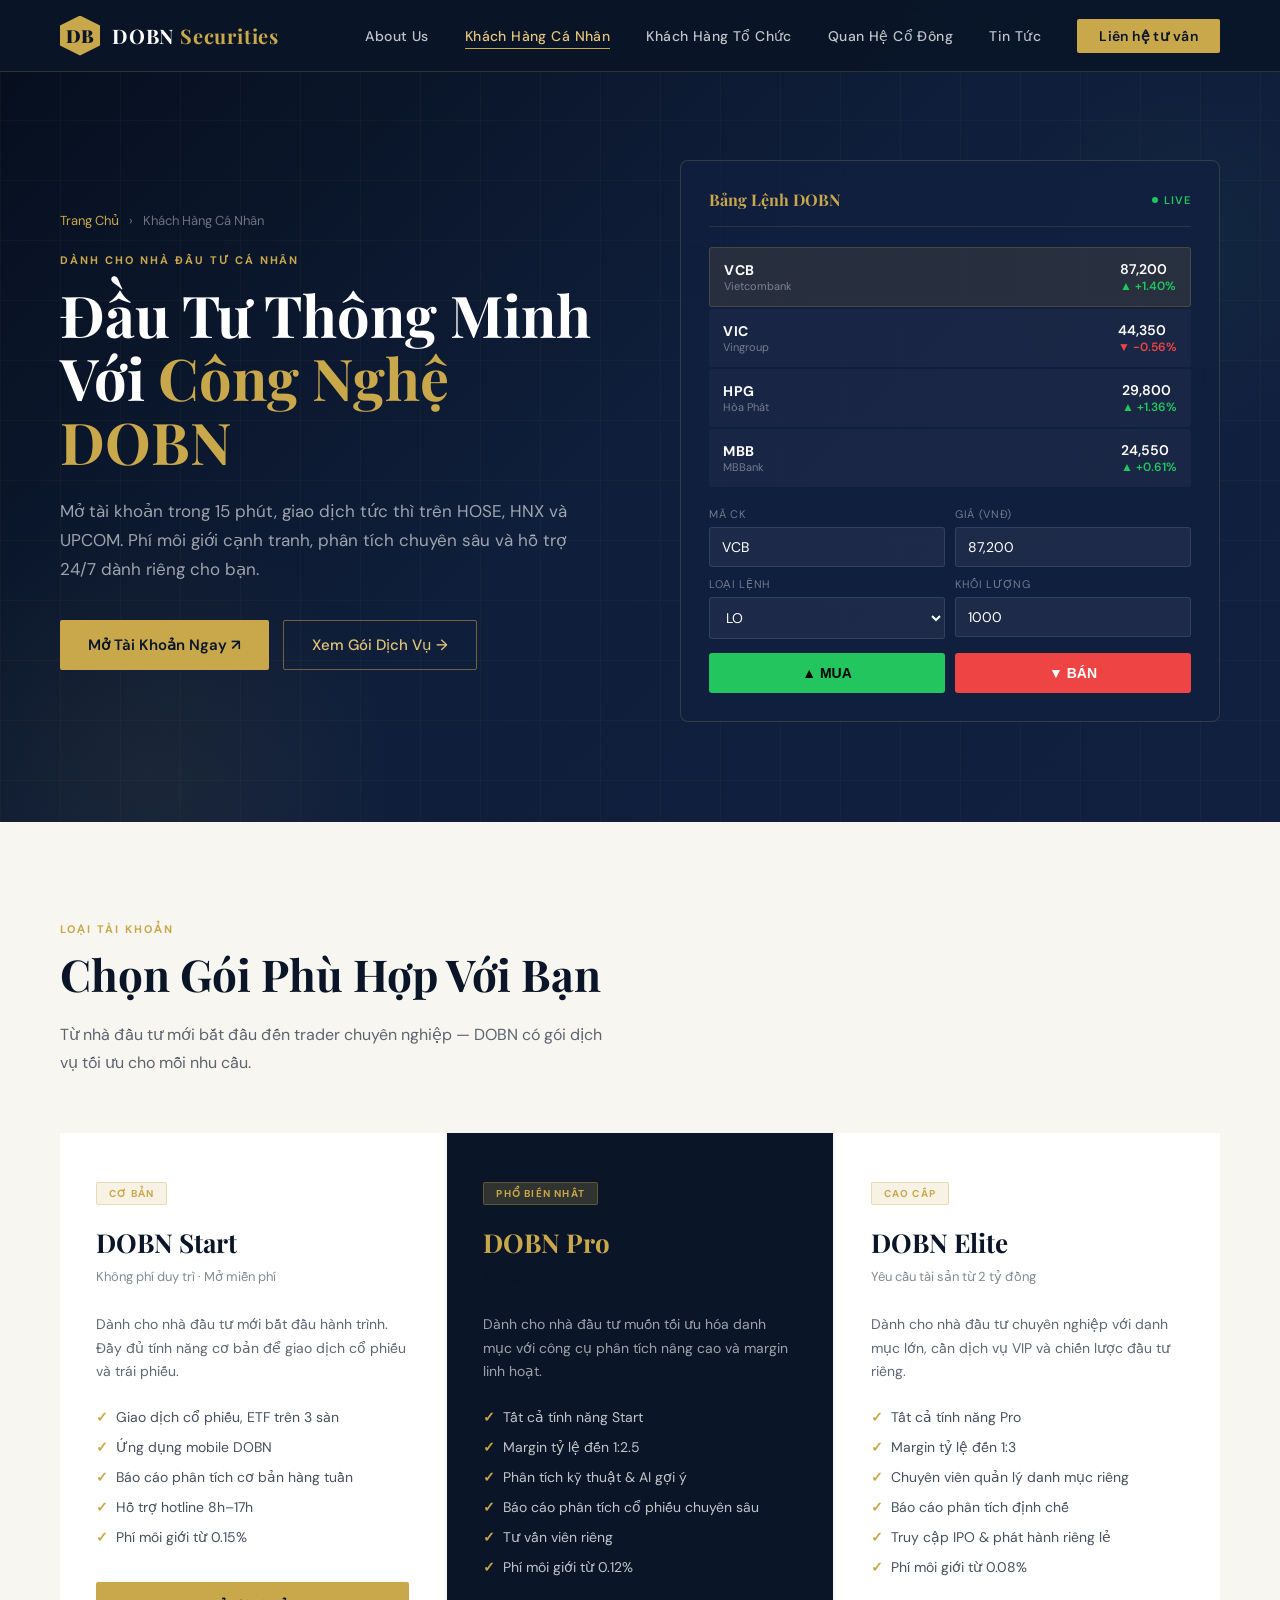
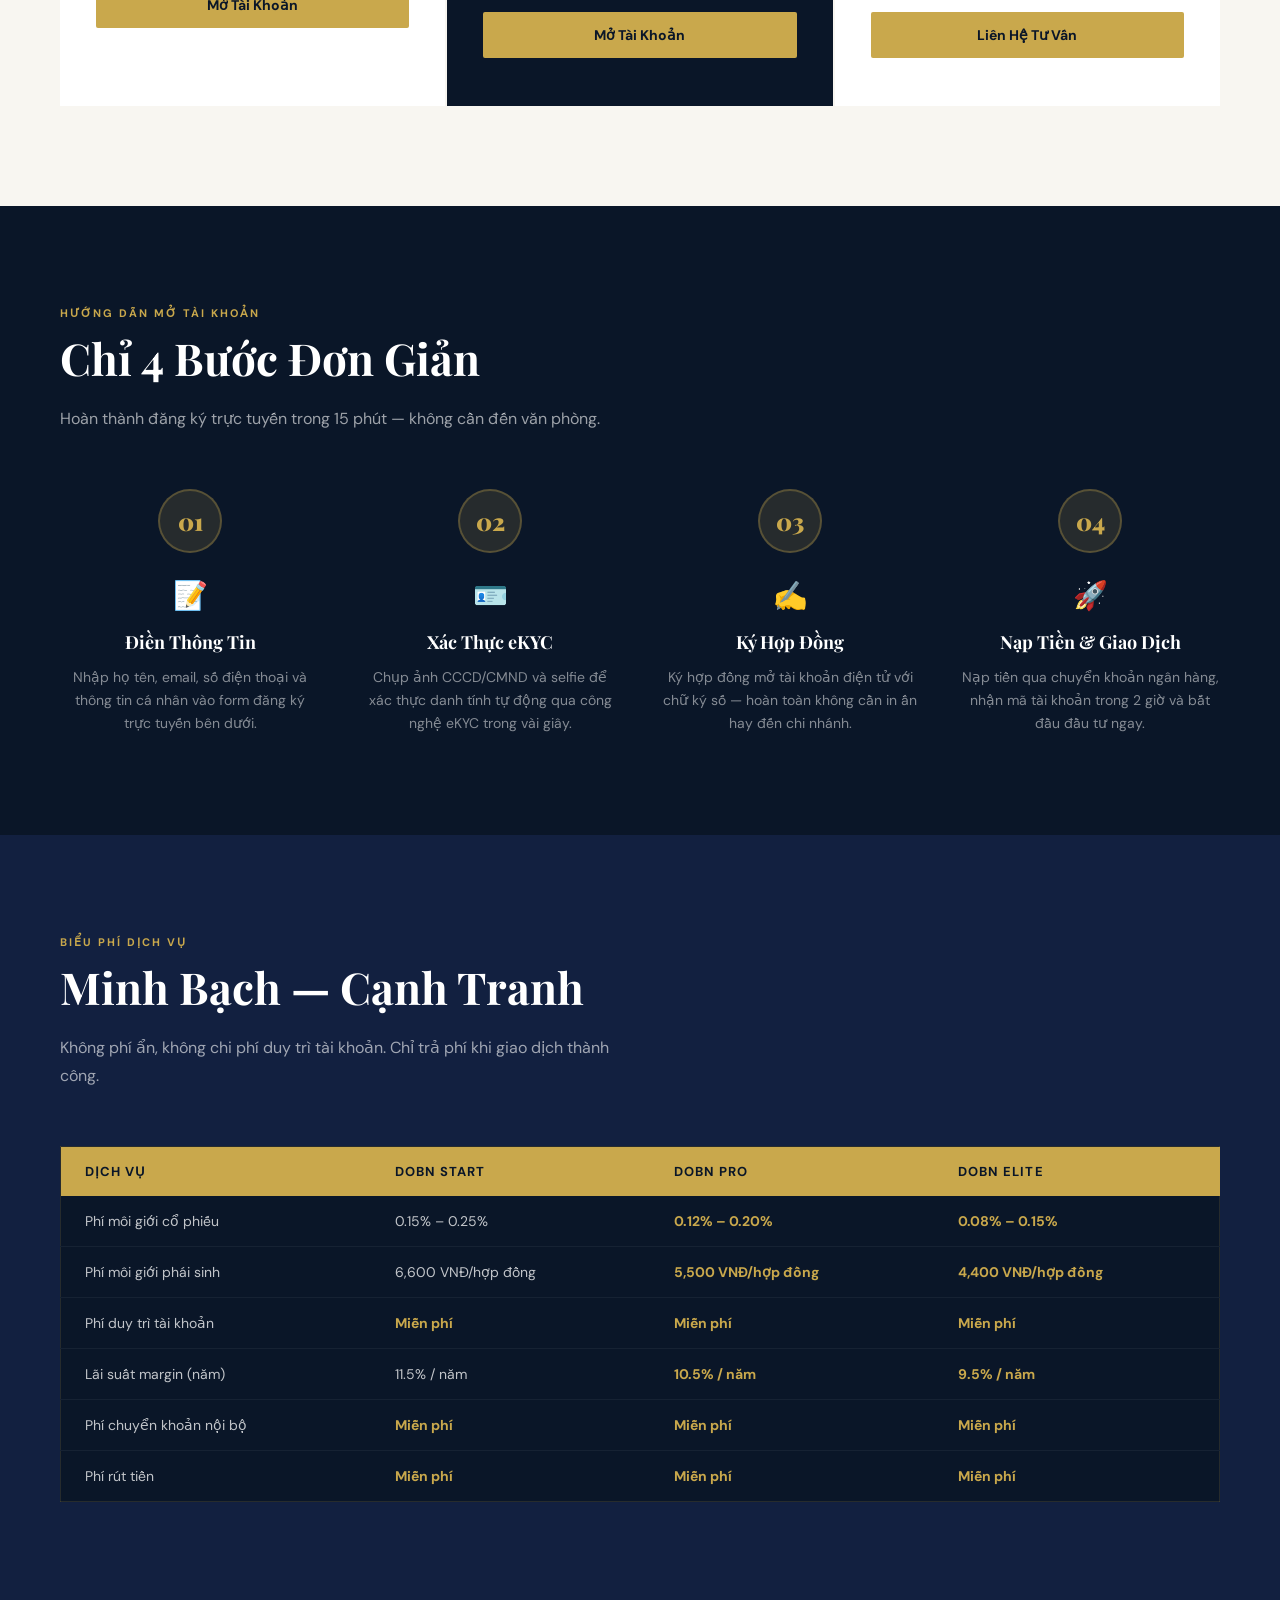
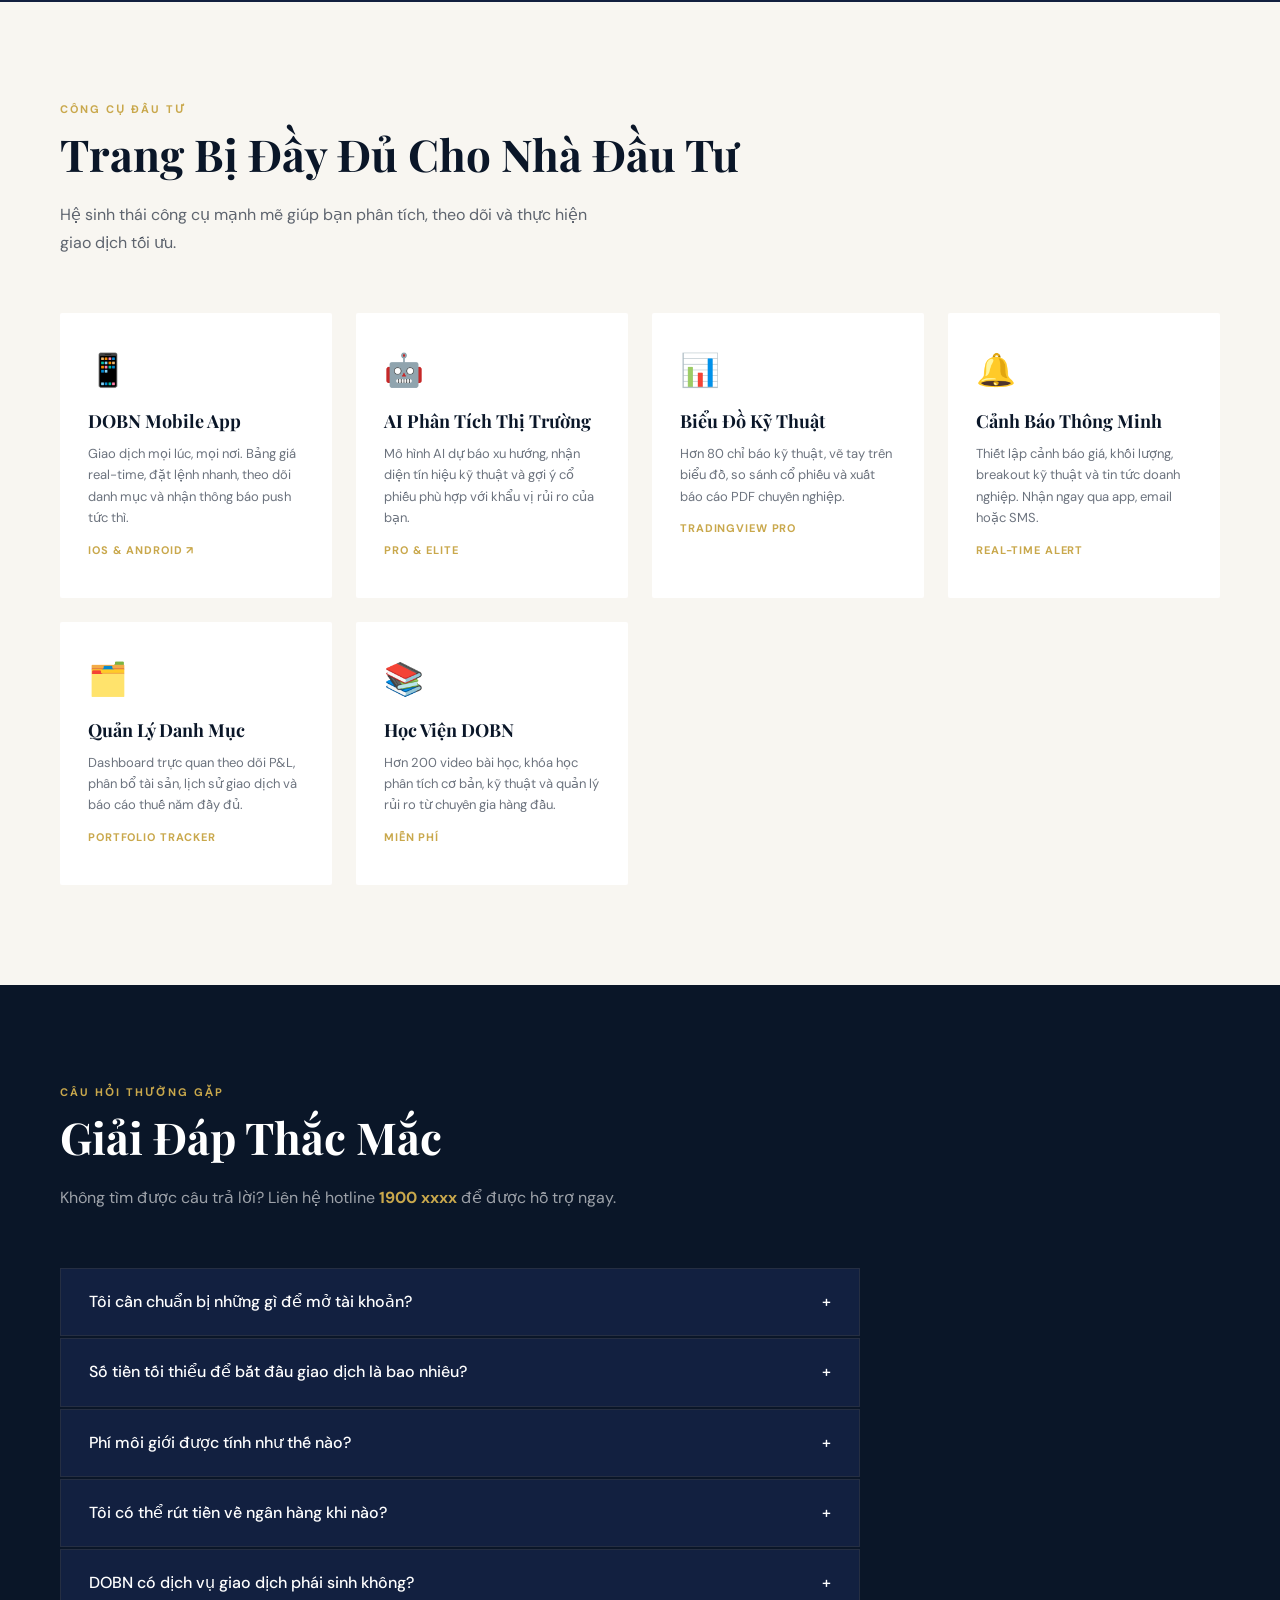
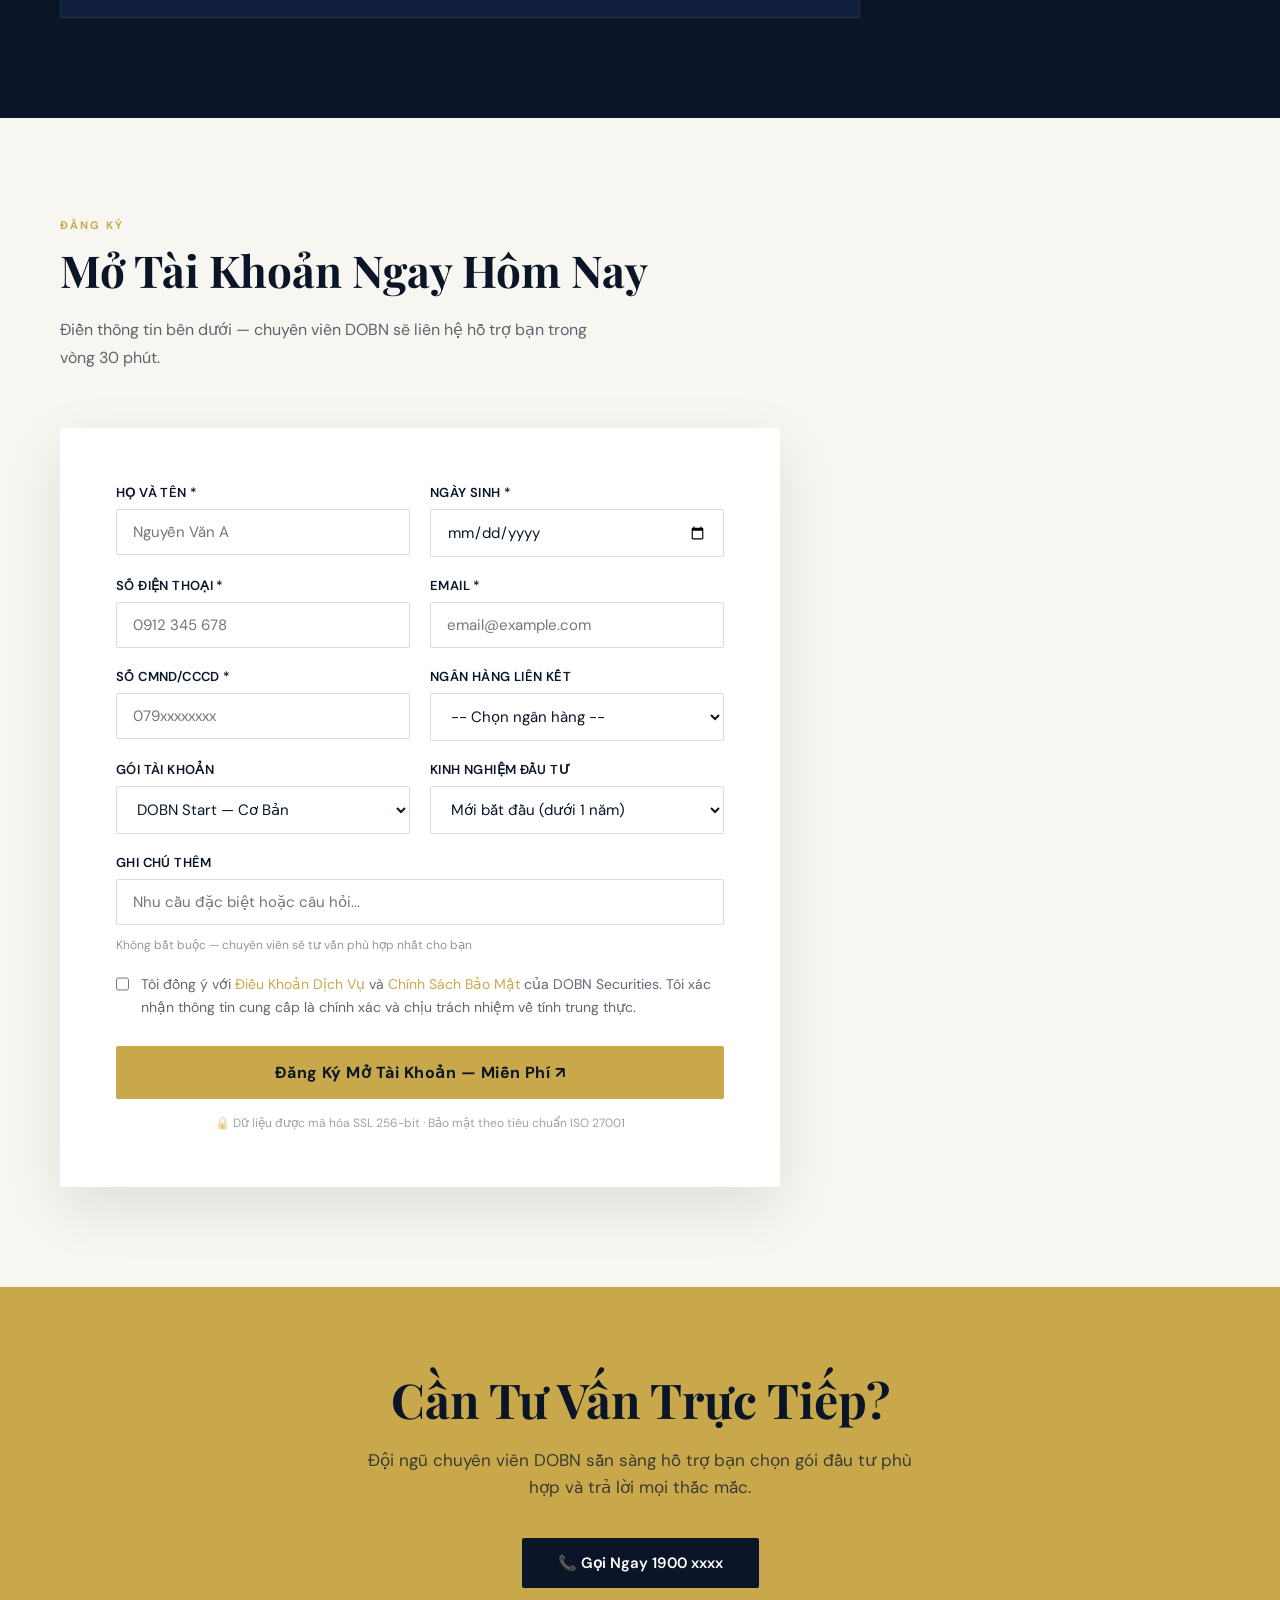
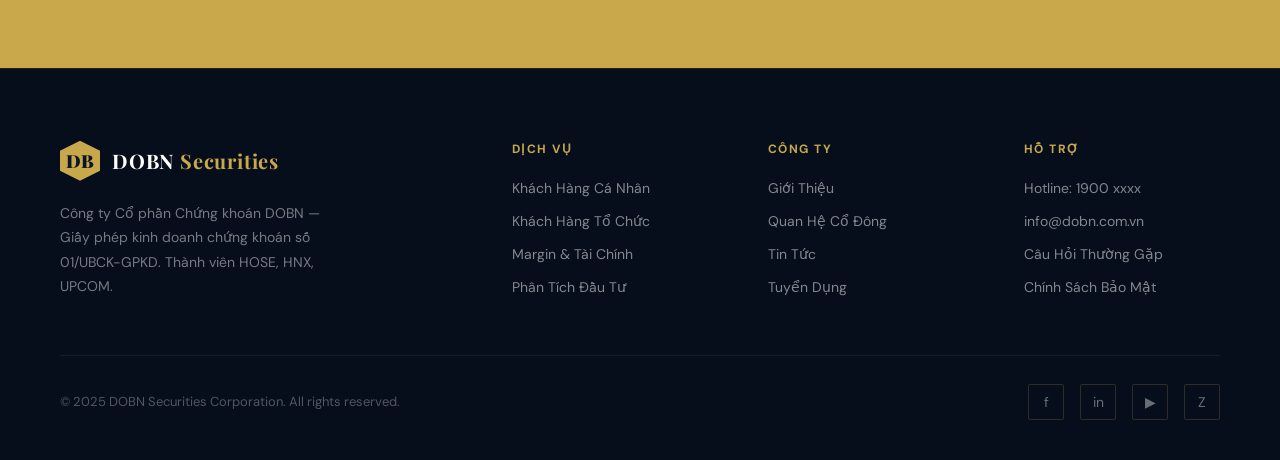
<file: individual.html>
<!DOCTYPE html>
<html lang="vi">
<head>
  <meta charset="UTF-8"/>
  <meta name="viewport" content="width=device-width, initial-scale=1.0"/>
  <title>Khách Hàng Cá Nhân — DOBN Securities Corporation</title>
  <link href="https://fonts.googleapis.com/css2?family=Playfair+Display:wght@400;600;700;900&family=DM+Sans:wght@300;400;500;600&display=swap" rel="stylesheet"/>
  <style>
    :root {
      --navy: #0a1628;
      --navy-mid: #122040;
      --navy-light: #1a2f50;
      --gold: #c9a84c;
      --gold-light: #e2c47a;
      --gold-dim: rgba(201,168,76,0.15);
      --cream: #f5f0e8;
      --white: #ffffff;
      --gray: #8a8f9a;
      --light-bg: #f8f6f1;
      --green: #22c55e;
      --red: #ef4444;
    }
    *, *::before, *::after { margin: 0; padding: 0; box-sizing: border-box; }
    html { scroll-behavior: smooth; }
    body { font-family: 'DM Sans', sans-serif; background: var(--navy); color: var(--white); overflow-x: hidden; }

    /* ── NAV ── */
    nav {
      position: fixed; top: 0; left: 0; right: 0; z-index: 100;
      display: flex; align-items: center; justify-content: space-between;
      padding: 0 60px; height: 72px;
      background: rgba(10,22,40,0.95); backdrop-filter: blur(12px);
      border-bottom: 1px solid rgba(201,168,76,0.2); transition: background 0.3s;
    }
    .nav-logo { display: flex; align-items: center; gap: 12px; text-decoration: none; }
    .logo-box {
      width: 40px; height: 40px; background: var(--gold);
      display: flex; align-items: center; justify-content: center;
      font-family: 'Playfair Display', serif; font-weight: 900; font-size: 18px; color: var(--navy);
      clip-path: polygon(50% 0%,100% 25%,100% 75%,50% 100%,0% 75%,0% 25%);
    }
    .logo-text { font-family: 'Playfair Display', serif; font-size: 20px; font-weight: 700; color: var(--white); letter-spacing: 0.04em; }
    .logo-text span { color: var(--gold); }
    .nav-links { display: flex; align-items: center; gap: 36px; list-style: none; }
    .nav-links a { text-decoration: none; color: rgba(255,255,255,0.75); font-size: 14px; font-weight: 500; letter-spacing: 0.03em; position: relative; transition: color 0.25s; }
    .nav-links a::after { content: ''; position: absolute; bottom: -4px; left: 0; right: 0; height: 1px; background: var(--gold); transform: scaleX(0); transform-origin: left; transition: transform 0.3s; }
    .nav-links a:hover, .nav-links a.active { color: var(--gold-light); }
    .nav-links a:hover::after, .nav-links a.active::after { transform: scaleX(1); }
    .nav-cta { background: var(--gold); color: var(--navy) !important; padding: 8px 22px; border-radius: 2px; font-weight: 600 !important; }
    .nav-cta:hover { background: var(--gold-light) !important; }
    .nav-cta::after { display: none !important; }
    .hamburger { display: none; flex-direction: column; gap: 5px; cursor: pointer; padding: 4px; }
    .hamburger span { display: block; width: 24px; height: 2px; background: var(--white); }

    /* ── PAGE HERO ── */
    .page-hero {
      padding: 160px 60px 100px; position: relative; overflow: hidden;
      background: linear-gradient(135deg, #060e1c 0%, #0f1e3a 50%, #122040 100%);
    }
    .page-hero-grid {
      position: absolute; inset: 0;
      background-image: linear-gradient(rgba(201,168,76,0.04) 1px, transparent 1px), linear-gradient(90deg, rgba(201,168,76,0.04) 1px, transparent 1px);
      background-size: 60px 60px;
    }
    .hero-glow-left {
      position: absolute; bottom: -200px; left: -100px; width: 500px; height: 500px; border-radius: 50%;
      background: radial-gradient(circle, rgba(201,168,76,0.07) 0%, transparent 70%);
    }
    .hero-glow-right {
      position: absolute; top: 50px; right: -100px; width: 400px; height: 400px; border-radius: 50%;
      background: radial-gradient(circle, rgba(34,197,94,0.05) 0%, transparent 70%);
    }
    .page-hero-inner {
      position: relative; z-index: 2;
      display: grid; grid-template-columns: 1fr 1fr; gap: 80px; align-items: center;
    }
    .breadcrumb { display: flex; align-items: center; gap: 10px; font-size: 13px; color: rgba(255,255,255,0.4); margin-bottom: 24px; }
    .breadcrumb a { color: var(--gold); text-decoration: none; }
    .page-label { font-size: 11px; font-weight: 700; letter-spacing: 0.18em; text-transform: uppercase; color: var(--gold); margin-bottom: 16px; }
    .page-hero h1 { font-family: 'Playfair Display', serif; font-size: clamp(36px, 4.5vw, 60px); font-weight: 700; line-height: 1.1; margin-bottom: 24px; }
    .page-hero h1 em { font-style: normal; color: var(--gold); }
    .page-hero p { font-size: 17px; line-height: 1.7; color: rgba(255,255,255,0.6); margin-bottom: 36px; }
    .hero-btns { display: flex; gap: 14px; flex-wrap: wrap; }
    .btn-primary { display: inline-flex; align-items: center; gap: 10px; background: var(--gold); color: var(--navy); padding: 14px 28px; border-radius: 2px; font-weight: 600; font-size: 15px; text-decoration: none; transition: background 0.2s, transform 0.2s; }
    .btn-primary:hover { background: var(--gold-light); transform: translateY(-2px); }
    .btn-outline { display: inline-flex; align-items: center; gap: 10px; border: 1px solid rgba(201,168,76,0.5); color: var(--gold-light); padding: 14px 28px; border-radius: 2px; font-weight: 500; font-size: 15px; text-decoration: none; transition: 0.2s; }
    .btn-outline:hover { border-color: var(--gold); background: var(--gold-dim); }

    /* Mock Trading Panel */
    .trade-panel {
      background: rgba(18,32,64,0.8); border: 1px solid rgba(201,168,76,0.2);
      border-radius: 8px; padding: 28px; backdrop-filter: blur(10px);
    }
    .trade-panel-header {
      display: flex; justify-content: space-between; align-items: center; margin-bottom: 20px;
      padding-bottom: 16px; border-bottom: 1px solid rgba(201,168,76,0.15);
    }
    .trade-panel-header h3 { font-family: 'Playfair Display', serif; font-size: 16px; font-weight: 700; color: var(--gold); }
    .live-dot {
      display: flex; align-items: center; gap: 6px;
      font-size: 11px; font-weight: 600; color: var(--green); letter-spacing: 0.08em;
    }
    .live-dot::before { content: ''; width: 6px; height: 6px; border-radius: 50%; background: var(--green); animation: pulse 2s infinite; }
    @keyframes pulse { 0%,100%{opacity:1;} 50%{opacity:0.3;} }

    .stock-list { display: flex; flex-direction: column; gap: 2px; margin-bottom: 20px; }
    .stock-row {
      display: flex; align-items: center; justify-content: space-between;
      padding: 12px 14px; background: rgba(255,255,255,0.03);
      border-radius: 3px; cursor: pointer; transition: background 0.2s;
    }
    .stock-row:hover { background: rgba(201,168,76,0.08); }
    .stock-row.selected { background: rgba(201,168,76,0.12); border: 1px solid rgba(201,168,76,0.2); }
    .stock-left { display: flex; gap: 12px; align-items: center; }
    .stock-sym-tag { font-weight: 700; font-size: 14px; color: var(--white); letter-spacing: 0.05em; }
    .stock-name-sm { font-size: 11px; color: rgba(255,255,255,0.4); }
    .stock-price { font-weight: 600; font-size: 14px; color: var(--white); }
    .stock-chg { font-size: 12px; font-weight: 600; }
    .up { color: var(--green); } .dn { color: var(--red); }

    .trade-form { display: grid; grid-template-columns: 1fr 1fr; gap: 10px; margin-bottom: 14px; }
    .tf-group label { font-size: 11px; color: rgba(255,255,255,0.4); margin-bottom: 6px; display: block; letter-spacing: 0.06em; }
    .tf-group input, .tf-group select {
      width: 100%; background: rgba(255,255,255,0.05); border: 1px solid rgba(255,255,255,0.1);
      border-radius: 3px; padding: 10px 12px; color: var(--white); font-family: 'DM Sans', sans-serif;
      font-size: 14px; outline: none; transition: border-color 0.2s;
    }
    .tf-group input:focus, .tf-group select:focus { border-color: var(--gold); }
    .tf-group select option { background: var(--navy-mid); }
    .trade-btns { display: grid; grid-template-columns: 1fr 1fr; gap: 10px; }
    .btn-buy { background: var(--green); color: #000; padding: 12px; border-radius: 3px; font-weight: 700; font-size: 14px; border: none; cursor: pointer; transition: opacity 0.2s; }
    .btn-buy:hover { opacity: 0.85; }
    .btn-sell { background: var(--red); color: #fff; padding: 12px; border-radius: 3px; font-weight: 700; font-size: 14px; border: none; cursor: pointer; transition: opacity 0.2s; }
    .btn-sell:hover { opacity: 0.85; }

    /* ── SECTION BASE ── */
    section { padding: 100px 60px; }
    .section-label { font-size: 11px; font-weight: 700; letter-spacing: 0.18em; text-transform: uppercase; color: var(--gold); margin-bottom: 12px; }
    .section-title { font-family: 'Playfair Display', serif; font-size: clamp(28px,3.5vw,44px); font-weight: 700; line-height: 1.2; margin-bottom: 20px; }
    .section-desc { font-size: 16px; line-height: 1.75; color: rgba(255,255,255,0.6); max-width: 560px; margin-bottom: 56px; }

    /* ── ACCOUNT TYPES ── */
    .accounts { background: var(--light-bg); color: var(--navy); }
    .accounts .section-label { color: var(--gold); }
    .accounts .section-title { color: var(--navy); }
    .accounts .section-desc { color: rgba(10,22,40,0.65); }
    .account-grid { display: grid; grid-template-columns: repeat(3,1fr); gap: 2px; }
    .account-card {
      background: var(--white); padding: 48px 36px; position: relative; overflow: hidden;
      transition: transform 0.3s, box-shadow 0.3s;
    }
    .account-card.featured {
      background: var(--navy); color: var(--white);
    }
    .account-card.featured .account-desc { color: rgba(255,255,255,0.6); }
    .account-card.featured .feature-item { color: rgba(255,255,255,0.75); }
    .account-card.featured .feature-item::before { color: var(--gold); }
    .account-card:hover { transform: translateY(-6px); box-shadow: 0 24px 48px rgba(10,22,40,0.15); }
    .account-tag {
      display: inline-block; font-size: 10px; font-weight: 700; letter-spacing: 0.12em;
      text-transform: uppercase; padding: 4px 12px; border-radius: 2px;
      background: var(--gold-dim); color: var(--gold); border: 1px solid rgba(201,168,76,0.3);
      margin-bottom: 20px;
    }
    .account-card.featured .account-tag { background: rgba(201,168,76,0.2); }
    .account-name { font-family: 'Playfair Display', serif; font-size: 26px; font-weight: 700; color: var(--navy); margin-bottom: 8px; }
    .account-card.featured .account-name { color: var(--gold); }
    .account-price { font-size: 13px; color: rgba(10,22,40,0.5); margin-bottom: 28px; }
    .account-desc { font-size: 14px; line-height: 1.7; color: rgba(10,22,40,0.65); margin-bottom: 24px; }
    .feature-list { list-style: none; display: flex; flex-direction: column; gap: 12px; margin-bottom: 36px; }
    .feature-item { font-size: 14px; color: rgba(10,22,40,0.75); padding-left: 20px; position: relative; }
    .feature-item::before { content: '✓'; position: absolute; left: 0; color: var(--gold); font-weight: 700; }
    .account-btn {
      display: block; text-align: center; padding: 14px;
      background: var(--gold); color: var(--navy); font-weight: 700; font-size: 14px;
      text-decoration: none; border-radius: 2px; transition: background 0.2s;
    }
    .account-btn:hover { background: var(--gold-light); }
    .account-card.featured .account-btn { background: var(--gold); color: var(--navy); }

    /* ── HOW TO OPEN ── */
    .how-to { background: var(--navy); }
    .steps-grid { display: grid; grid-template-columns: repeat(4,1fr); gap: 40px; }
    .step-card { text-align: center; }
    .step-num {
      width: 64px; height: 64px; border-radius: 50%;
      background: var(--gold-dim); border: 2px solid rgba(201,168,76,0.3);
      display: flex; align-items: center; justify-content: center;
      font-family: 'Playfair Display', serif; font-size: 24px; font-weight: 900; color: var(--gold);
      margin: 0 auto 24px;
    }
    .step-icon { font-size: 28px; margin-bottom: 16px; }
    .step-card h4 { font-family: 'Playfair Display', serif; font-size: 18px; font-weight: 700; color: var(--white); margin-bottom: 12px; }
    .step-card p { font-size: 14px; line-height: 1.65; color: rgba(255,255,255,0.5); }

    /* ── FEES ── */
    .fees { background: var(--navy-mid); }
    .fees-table {
      width: 100%; border-collapse: collapse;
      background: var(--navy); border: 1px solid rgba(201,168,76,0.15);
    }
    .fees-table th {
      background: var(--gold); color: var(--navy);
      padding: 16px 24px; font-size: 13px; font-weight: 700;
      text-transform: uppercase; letter-spacing: 0.08em; text-align: left;
    }
    .fees-table td { padding: 16px 24px; font-size: 14px; color: rgba(255,255,255,0.75); border-bottom: 1px solid rgba(255,255,255,0.05); }
    .fees-table tr:last-child td { border-bottom: none; }
    .fees-table tr:hover td { background: rgba(201,168,76,0.05); }
    .fees-table .highlight { color: var(--gold); font-weight: 700; }

    /* ── TOOLS ── */
    .tools { background: var(--light-bg); color: var(--navy); }
    .tools .section-label { color: var(--gold); }
    .tools .section-title { color: var(--navy); }
    .tools .section-desc { color: rgba(10,22,40,0.65); }
    .tools-grid { display: grid; grid-template-columns: repeat(auto-fit, minmax(240px,1fr)); gap: 24px; }
    .tool-card {
      background: var(--white); padding: 36px 28px; border-radius: 2px;
      transition: transform 0.3s, box-shadow 0.3s; cursor: default;
      border-bottom: 3px solid transparent; transition: all 0.3s;
    }
    .tool-card:hover { transform: translateY(-4px); box-shadow: 0 16px 36px rgba(10,22,40,0.1); border-bottom-color: var(--gold); }
    .tool-icon { font-size: 32px; margin-bottom: 18px; }
    .tool-card h4 { font-family: 'Playfair Display', serif; font-size: 18px; font-weight: 700; color: var(--navy); margin-bottom: 10px; }
    .tool-card p { font-size: 13px; line-height: 1.65; color: rgba(10,22,40,0.6); }
    .tool-badge { display: inline-block; margin-top: 14px; font-size: 11px; font-weight: 700; color: var(--gold); letter-spacing: 0.08em; text-transform: uppercase; }

    /* ── FAQ ── */
    .faq { background: var(--navy); }
    .faq-list { max-width: 800px; display: flex; flex-direction: column; gap: 2px; }
    .faq-item { background: var(--navy-mid); border: 1px solid rgba(201,168,76,0.1); }
    .faq-q {
      display: flex; justify-content: space-between; align-items: center;
      padding: 22px 28px; cursor: pointer; gap: 20px;
      transition: background 0.2s;
    }
    .faq-q:hover { background: rgba(201,168,76,0.05); }
    .faq-q span { font-size: 16px; font-weight: 500; color: var(--white); line-height: 1.4; }
    .faq-icon { flex-shrink: 0; font-size: 20px; color: var(--gold); transition: transform 0.3s; }
    .faq-item.open .faq-icon { transform: rotate(45deg); }
    .faq-a { max-height: 0; overflow: hidden; transition: max-height 0.4s ease, padding 0.3s; }
    .faq-item.open .faq-a { max-height: 300px; }
    .faq-a-inner { padding: 0 28px 24px; font-size: 15px; line-height: 1.75; color: rgba(255,255,255,0.6); }

    /* ── OPEN ACCOUNT FORM ── */
    .open-account { background: var(--light-bg); color: var(--navy); }
    .open-account .section-label { color: var(--gold); }
    .open-account .section-title { color: var(--navy); }
    .open-account .section-desc { color: rgba(10,22,40,0.65); }
    .form-card { background: var(--white); padding: 56px; max-width: 720px; border-radius: 2px; box-shadow: 0 20px 60px rgba(10,22,40,0.1); }
    .form-grid { display: grid; grid-template-columns: 1fr 1fr; gap: 20px; margin-bottom: 20px; }
    .form-group { display: flex; flex-direction: column; gap: 8px; }
    .form-group label { font-size: 13px; font-weight: 600; color: var(--navy); letter-spacing: 0.03em; }
    .form-group input, .form-group select {
      padding: 12px 16px; border: 1.5px solid rgba(10,22,40,0.15);
      border-radius: 2px; font-family: 'DM Sans', sans-serif; font-size: 15px; color: var(--navy);
      outline: none; transition: border-color 0.2s; background: var(--white);
    }
    .form-group input:focus, .form-group select:focus { border-color: var(--gold); }
    .form-full { grid-column: 1/-1; }
    .form-note { font-size: 12px; color: rgba(10,22,40,0.45); margin-top: 4px; }
    .form-check { display: flex; align-items: flex-start; gap: 12px; margin-bottom: 28px; }
    .form-check input[type=checkbox] { width: 18px; height: 18px; margin-top: 2px; accent-color: var(--gold); cursor: pointer; }
    .form-check label { font-size: 14px; color: rgba(10,22,40,0.65); line-height: 1.6; }
    .form-check a { color: var(--gold); text-decoration: none; }
    .btn-form {
      width: 100%; padding: 16px;
      background: var(--gold); color: var(--navy);
      font-family: 'DM Sans', sans-serif; font-size: 16px; font-weight: 700;
      border: none; border-radius: 2px; cursor: pointer; transition: background 0.2s;
      letter-spacing: 0.03em;
    }
    .btn-form:hover { background: var(--gold-light); }
    .form-security { display: flex; align-items: center; justify-content: center; gap: 8px; margin-top: 16px; font-size: 12px; color: rgba(10,22,40,0.4); }

    /* ── CTA BANNER ── */
    .cta-banner { background: var(--gold); padding: 80px 60px; text-align: center; }
    .cta-banner h2 { font-family: 'Playfair Display', serif; font-size: clamp(28px,4vw,48px); font-weight: 700; color: var(--navy); margin-bottom: 16px; }
    .cta-banner p { font-size: 17px; color: rgba(10,22,40,0.75); max-width: 560px; margin: 0 auto 36px; line-height: 1.6; }
    .btn-dark { display: inline-flex; align-items: center; gap: 10px; background: var(--navy); color: var(--white); padding: 15px 36px; border-radius: 2px; font-weight: 600; font-size: 15px; text-decoration: none; transition: background 0.2s; }
    .btn-dark:hover { background: var(--navy-mid); }

    /* ── FOOTER ── */
    footer { background: #060e1c; padding: 72px 60px 40px; border-top: 1px solid rgba(201,168,76,0.12); }
    .footer-top { display: grid; grid-template-columns: 2fr 1fr 1fr 1fr; gap: 60px; margin-bottom: 56px; }
    .footer-brand p { font-size: 14px; line-height: 1.75; color: rgba(255,255,255,0.45); margin-top: 20px; max-width: 280px; }
    .footer-col h4 { font-size: 12px; font-weight: 700; letter-spacing: 0.12em; text-transform: uppercase; color: var(--gold); margin-bottom: 20px; }
    .footer-col ul { list-style: none; display: flex; flex-direction: column; gap: 12px; }
    .footer-col ul a { font-size: 14px; color: rgba(255,255,255,0.5); text-decoration: none; transition: color 0.2s; }
    .footer-col ul a:hover { color: var(--gold-light); }
    .footer-bottom { padding-top: 28px; border-top: 1px solid rgba(255,255,255,0.06); display: flex; align-items: center; justify-content: space-between; }
    .footer-bottom p { font-size: 13px; color: rgba(255,255,255,0.3); }
    .footer-socials { display: flex; gap: 16px; }
    .social-btn { width: 36px; height: 36px; border: 1px solid rgba(201,168,76,0.2); border-radius: 2px; display: flex; align-items: center; justify-content: center; color: rgba(255,255,255,0.4); font-size: 14px; text-decoration: none; transition: border-color 0.2s, color 0.2s; }
    .social-btn:hover { border-color: var(--gold); color: var(--gold); }

    /* ── ANIMATIONS ── */
    @keyframes fadeUp { from { opacity: 0; transform: translateY(40px); } to { opacity: 1; transform: translateY(0); } }
    .reveal { opacity: 0; transform: translateY(30px); transition: opacity 0.7s, transform 0.7s; }
    .reveal.visible { opacity: 1; transform: none; }

    @media (max-width: 900px) {
      nav { padding: 0 24px; }
      .nav-links { display: none; }
      .hamburger { display: flex; }
      .page-hero { padding: 120px 24px 72px; }
      .page-hero-inner { grid-template-columns: 1fr; gap: 40px; }
      section, .accounts, .fees, .tools, .faq, .open-account { padding: 72px 24px; }
      .account-grid { grid-template-columns: 1fr; gap: 1px; }
      .steps-grid { grid-template-columns: 1fr 1fr; gap: 32px; }
      .trade-panel { display: none; }
      .form-card { padding: 32px 24px; }
      .form-grid { grid-template-columns: 1fr; }
      .footer-top { grid-template-columns: 1fr 1fr; gap: 40px; }
      .footer-bottom { flex-direction: column; gap: 16px; text-align: center; }
      .cta-banner { padding: 60px 24px; }
      footer { padding: 60px 24px 32px; }
      .fees-table { font-size: 13px; }
      .fees-table th, .fees-table td { padding: 12px 16px; }
    }
  </style>
</head>
<body>

<!-- NAV -->
<nav id="mainNav">
  <a href="home.html" class="nav-logo">
    <div class="logo-box">DB</div>
    <span class="logo-text">DOBN <span>Securities</span></span>
  </a>
  <ul class="nav-links">
    <li><a href="abouts.html">About Us</a></li>
    <li><a href="individual.html" class="active">Khách Hàng Cá Nhân</a></li>
    <li><a href="institutional.html">Khách Hàng Tổ Chức</a></li>
    <li><a href="shareholder.html">Quan Hệ Cổ Đông</a></li>
    <li><a href="newss.html">Tin Tức</a></li>
    <li><a href="#mo-tai-khoan" class="nav-cta">Liên hệ tư vấn</a></li>
  </ul>
  <div class="hamburger" onclick="toggleMenu()">
    <span></span><span></span><span></span>
  </div>
</nav>

<!-- PAGE HERO -->
<div class="page-hero">
  <div class="page-hero-grid"></div>
  <div class="hero-glow-left"></div>
  <div class="hero-glow-right"></div>
  <div class="page-hero-inner" style="animation: fadeUp 0.9s ease both;">
    <div class="page-hero-left">
      <div class="breadcrumb">
        <a href="home.html">Trang Chủ</a><span>›</span><span>Khách Hàng Cá Nhân</span>
      </div>
      <div class="page-label">Dành Cho Nhà Đầu Tư Cá Nhân</div>
      <h1>Đầu Tư Thông Minh<br/>Với <em>Công Nghệ DOBN</em></h1>
      <p>Mở tài khoản trong 15 phút, giao dịch tức thì trên HOSE, HNX và UPCOM. Phí môi giới cạnh tranh, phân tích chuyên sâu và hỗ trợ 24/7 dành riêng cho bạn.</p>
      <div class="hero-btns">
        <a href="#mo-tai-khoan" class="btn-primary">Mở Tài Khoản Ngay ↗</a>
        <a href="#tai-khoan" class="btn-outline">Xem Gói Dịch Vụ →</a>
      </div>
    </div>
    <!-- Live Trading Panel -->
    <div class="trade-panel">
      <div class="trade-panel-header">
        <h3>Bảng Lệnh DOBN</h3>
        <div class="live-dot">LIVE</div>
      </div>
      <div class="stock-list">
        <div class="stock-row selected" onclick="selectStock(this,'VCB','87,200','+1.40%')">
          <div class="stock-left">
            <div><div class="stock-sym-tag">VCB</div><div class="stock-name-sm">Vietcombank</div></div>
          </div>
          <div><div class="stock-price">87,200</div><div class="stock-chg up">▲ +1.40%</div></div>
        </div>
        <div class="stock-row" onclick="selectStock(this,'VIC','44,350','-0.56%')">
          <div class="stock-left">
            <div><div class="stock-sym-tag">VIC</div><div class="stock-name-sm">Vingroup</div></div>
          </div>
          <div><div class="stock-price">44,350</div><div class="stock-chg dn">▼ -0.56%</div></div>
        </div>
        <div class="stock-row" onclick="selectStock(this,'HPG','29,800','+1.36%')">
          <div class="stock-left">
            <div><div class="stock-sym-tag">HPG</div><div class="stock-name-sm">Hòa Phát</div></div>
          </div>
          <div><div class="stock-price">29,800</div><div class="stock-chg up">▲ +1.36%</div></div>
        </div>
        <div class="stock-row" onclick="selectStock(this,'MBB','24,550','+0.61%')">
          <div class="stock-left">
            <div><div class="stock-sym-tag">MBB</div><div class="stock-name-sm">MBBank</div></div>
          </div>
          <div><div class="stock-price">24,550</div><div class="stock-chg up">▲ +0.61%</div></div>
        </div>
      </div>
      <div class="trade-form">
        <div class="tf-group">
          <label>MÃ CK</label>
          <input type="text" id="tf-sym" value="VCB" readonly/>
        </div>
        <div class="tf-group">
          <label>GIÁ (VNĐ)</label>
          <input type="text" id="tf-price" value="87,200"/>
        </div>
        <div class="tf-group">
          <label>LOẠI LỆNH</label>
          <select><option>LO</option><option>ATO</option><option>ATC</option><option>MP</option></select>
        </div>
        <div class="tf-group">
          <label>KHỐI LƯỢNG</label>
          <input type="number" value="1000" min="100" step="100"/>
        </div>
      </div>
      <div class="trade-btns">
        <button class="btn-buy" onclick="tradeAlert('MUA')">▲ MUA</button>
        <button class="btn-sell" onclick="tradeAlert('BÁN')">▼ BÁN</button>
      </div>
    </div>
  </div>
</div>

<!-- ACCOUNT TYPES -->
<section class="accounts reveal" id="tai-khoan">
  <div class="section-label">Loại Tài Khoản</div>
  <div class="section-title">Chọn Gói Phù Hợp Với Bạn</div>
  <div class="section-desc">Từ nhà đầu tư mới bắt đầu đến trader chuyên nghiệp — DOBN có gói dịch vụ tối ưu cho mỗi nhu cầu.</div>

  <div class="account-grid">
    <div class="account-card">
      <div class="account-tag">Cơ Bản</div>
      <div class="account-name">DOBN Start</div>
      <div class="account-price">Không phí duy trì · Mở miễn phí</div>
      <div class="account-desc">Dành cho nhà đầu tư mới bắt đầu hành trình. Đầy đủ tính năng cơ bản để giao dịch cổ phiếu và trái phiếu.</div>
      <ul class="feature-list">
        <li class="feature-item">Giao dịch cổ phiếu, ETF trên 3 sàn</li>
        <li class="feature-item">Ứng dụng mobile DOBN</li>
        <li class="feature-item">Báo cáo phân tích cơ bản hàng tuần</li>
        <li class="feature-item">Hỗ trợ hotline 8h–17h</li>
        <li class="feature-item">Phí môi giới từ 0.15%</li>
      </ul>
      <a href="#mo-tai-khoan" class="account-btn">Mở Tài Khoản</a>
    </div>
    <div class="account-card featured">
      <div class="account-tag">Phổ Biến Nhất</div>
      <div class="account-name">DOBN Pro</div>
      <div class="account-price">Không phí duy trì · Nâng cấp miễn phí</div>
      <div class="account-desc">Dành cho nhà đầu tư muốn tối ưu hóa danh mục với công cụ phân tích nâng cao và margin linh hoạt.</div>
      <ul class="feature-list">
        <li class="feature-item">Tất cả tính năng Start</li>
        <li class="feature-item">Margin tỷ lệ đến 1:2.5</li>
        <li class="feature-item">Phân tích kỹ thuật & AI gợi ý</li>
        <li class="feature-item">Báo cáo phân tích cổ phiếu chuyên sâu</li>
        <li class="feature-item">Tư vấn viên riêng</li>
        <li class="feature-item">Phí môi giới từ 0.12%</li>
      </ul>
      <a href="#mo-tai-khoan" class="account-btn">Mở Tài Khoản</a>
    </div>
    <div class="account-card">
      <div class="account-tag">Cao Cấp</div>
      <div class="account-name">DOBN Elite</div>
      <div class="account-price">Yêu cầu tài sản từ 2 tỷ đồng</div>
      <div class="account-desc">Dành cho nhà đầu tư chuyên nghiệp với danh mục lớn, cần dịch vụ VIP và chiến lược đầu tư riêng.</div>
      <ul class="feature-list">
        <li class="feature-item">Tất cả tính năng Pro</li>
        <li class="feature-item">Margin tỷ lệ đến 1:3</li>
        <li class="feature-item">Chuyên viên quản lý danh mục riêng</li>
        <li class="feature-item">Báo cáo phân tích định chế</li>
        <li class="feature-item">Truy cập IPO & phát hành riêng lẻ</li>
        <li class="feature-item">Phí môi giới từ 0.08%</li>
      </ul>
      <a href="#mo-tai-khoan" class="account-btn">Liên Hệ Tư Vấn</a>
    </div>
  </div>
</section>

<!-- HOW TO OPEN -->
<section class="how-to reveal">
  <div class="section-label">Hướng Dẫn Mở Tài Khoản</div>
  <div class="section-title">Chỉ 4 Bước Đơn Giản</div>
  <div class="section-desc">Hoàn thành đăng ký trực tuyến trong 15 phút — không cần đến văn phòng.</div>

  <div class="steps-grid">
    <div class="step-card">
      <div class="step-num">01</div>
      <div class="step-icon">📝</div>
      <h4>Điền Thông Tin</h4>
      <p>Nhập họ tên, email, số điện thoại và thông tin cá nhân vào form đăng ký trực tuyến bên dưới.</p>
    </div>
    <div class="step-card">
      <div class="step-num">02</div>
      <div class="step-icon">🪪</div>
      <h4>Xác Thực eKYC</h4>
      <p>Chụp ảnh CCCD/CMND và selfie để xác thực danh tính tự động qua công nghệ eKYC trong vài giây.</p>
    </div>
    <div class="step-card">
      <div class="step-num">03</div>
      <div class="step-icon">✍️</div>
      <h4>Ký Hợp Đồng</h4>
      <p>Ký hợp đồng mở tài khoản điện tử với chữ ký số — hoàn toàn không cần in ấn hay đến chi nhánh.</p>
    </div>
    <div class="step-card">
      <div class="step-num">04</div>
      <div class="step-icon">🚀</div>
      <h4>Nạp Tiền & Giao Dịch</h4>
      <p>Nạp tiền qua chuyển khoản ngân hàng, nhận mã tài khoản trong 2 giờ và bắt đầu đầu tư ngay.</p>
    </div>
  </div>
</section>

<!-- FEES TABLE -->
<section class="fees reveal">
  <div class="section-label">Biểu Phí Dịch Vụ</div>
  <div class="section-title">Minh Bạch — Cạnh Tranh</div>
  <div class="section-desc">Không phí ẩn, không chi phí duy trì tài khoản. Chỉ trả phí khi giao dịch thành công.</div>

  <table class="fees-table">
    <thead>
      <tr>
        <th>Dịch Vụ</th>
        <th>DOBN Start</th>
        <th>DOBN Pro</th>
        <th>DOBN Elite</th>
      </tr>
    </thead>
    <tbody>
      <tr>
        <td>Phí môi giới cổ phiếu</td>
        <td>0.15% – 0.25%</td>
        <td class="highlight">0.12% – 0.20%</td>
        <td class="highlight">0.08% – 0.15%</td>
      </tr>
      <tr>
        <td>Phí môi giới phái sinh</td>
        <td>6,600 VNĐ/hợp đồng</td>
        <td class="highlight">5,500 VNĐ/hợp đồng</td>
        <td class="highlight">4,400 VNĐ/hợp đồng</td>
      </tr>
      <tr>
        <td>Phí duy trì tài khoản</td>
        <td class="highlight">Miễn phí</td>
        <td class="highlight">Miễn phí</td>
        <td class="highlight">Miễn phí</td>
      </tr>
      <tr>
        <td>Lãi suất margin (năm)</td>
        <td>11.5% / năm</td>
        <td class="highlight">10.5% / năm</td>
        <td class="highlight">9.5% / năm</td>
      </tr>
      <tr>
        <td>Phí chuyển khoản nội bộ</td>
        <td class="highlight">Miễn phí</td>
        <td class="highlight">Miễn phí</td>
        <td class="highlight">Miễn phí</td>
      </tr>
      <tr>
        <td>Phí rút tiền</td>
        <td class="highlight">Miễn phí</td>
        <td class="highlight">Miễn phí</td>
        <td class="highlight">Miễn phí</td>
      </tr>
    </tbody>
  </table>
</section>

<!-- TOOLS -->
<section class="tools reveal">
  <div class="section-label">Công Cụ Đầu Tư</div>
  <div class="section-title">Trang Bị Đầy Đủ Cho Nhà Đầu Tư</div>
  <div class="section-desc" style="color:rgba(10,22,40,0.65)">Hệ sinh thái công cụ mạnh mẽ giúp bạn phân tích, theo dõi và thực hiện giao dịch tối ưu.</div>

  <div class="tools-grid">
    <div class="tool-card">
      <div class="tool-icon">📱</div>
      <h4>DOBN Mobile App</h4>
      <p>Giao dịch mọi lúc, mọi nơi. Bảng giá real-time, đặt lệnh nhanh, theo dõi danh mục và nhận thông báo push tức thì.</p>
      <div class="tool-badge">iOS & Android ↗</div>
    </div>
    <div class="tool-card">
      <div class="tool-icon">🤖</div>
      <h4>AI Phân Tích Thị Trường</h4>
      <p>Mô hình AI dự báo xu hướng, nhận diện tín hiệu kỹ thuật và gợi ý cổ phiếu phù hợp với khẩu vị rủi ro của bạn.</p>
      <div class="tool-badge">Pro & Elite</div>
    </div>
    <div class="tool-card">
      <div class="tool-icon">📊</div>
      <h4>Biểu Đồ Kỹ Thuật</h4>
      <p>Hơn 80 chỉ báo kỹ thuật, vẽ tay trên biểu đồ, so sánh cổ phiếu và xuất báo cáo PDF chuyên nghiệp.</p>
      <div class="tool-badge">TradingView Pro</div>
    </div>
    <div class="tool-card">
      <div class="tool-icon">🔔</div>
      <h4>Cảnh Báo Thông Minh</h4>
      <p>Thiết lập cảnh báo giá, khối lượng, breakout kỹ thuật và tin tức doanh nghiệp. Nhận ngay qua app, email hoặc SMS.</p>
      <div class="tool-badge">Real-time Alert</div>
    </div>
    <div class="tool-card">
      <div class="tool-icon">🗂️</div>
      <h4>Quản Lý Danh Mục</h4>
      <p>Dashboard trực quan theo dõi P&L, phân bổ tài sản, lịch sử giao dịch và báo cáo thuế năm đầy đủ.</p>
      <div class="tool-badge">Portfolio Tracker</div>
    </div>
    <div class="tool-card">
      <div class="tool-icon">📚</div>
      <h4>Học Viện DOBN</h4>
      <p>Hơn 200 video bài học, khóa học phân tích cơ bản, kỹ thuật và quản lý rủi ro từ chuyên gia hàng đầu.</p>
      <div class="tool-badge">Miễn Phí</div>
    </div>
  </div>
</section>

<!-- FAQ -->
<section class="faq reveal">
  <div class="section-label">Câu Hỏi Thường Gặp</div>
  <div class="section-title">Giải Đáp Thắc Mắc</div>
  <div class="section-desc">Không tìm được câu trả lời? Liên hệ hotline <strong style="color:var(--gold)">1900 xxxx</strong> để được hỗ trợ ngay.</div>

  <div class="faq-list">
    <div class="faq-item">
      <div class="faq-q" onclick="toggleFaq(this)">
        <span>Tôi cần chuẩn bị những gì để mở tài khoản?</span>
        <span class="faq-icon">+</span>
      </div>
      <div class="faq-a">
        <div class="faq-a-inner">Bạn chỉ cần CCCD/CMND còn hiệu lực, số điện thoại và email cá nhân. Với quy trình eKYC online, bạn hoàn toàn không cần photo giấy tờ hay đến chi nhánh. Toàn bộ quá trình hoàn thành trong 15 phút.</div>
      </div>
    </div>
    <div class="faq-item">
      <div class="faq-q" onclick="toggleFaq(this)">
        <span>Số tiền tối thiểu để bắt đầu giao dịch là bao nhiêu?</span>
        <span class="faq-icon">+</span>
      </div>
      <div class="faq-a">
        <div class="faq-a-inner">Không có yêu cầu số dư tối thiểu để mở tài khoản. Tuy nhiên, để giao dịch cổ phiếu, đơn vị tối thiểu là 100 cổ phiếu. Với các cổ phiếu giá thấp (khoảng 10,000đ), bạn có thể bắt đầu với chỉ 1–2 triệu đồng.</div>
      </div>
    </div>
    <div class="faq-item">
      <div class="faq-q" onclick="toggleFaq(this)">
        <span>Phí môi giới được tính như thế nào?</span>
        <span class="faq-icon">+</span>
      </div>
      <div class="faq-a">
        <div class="faq-a-inner">Phí môi giới được tính theo tỷ lệ phần trăm trên giá trị giao dịch. Ví dụ với tài khoản Start: mua 1,000 cổ phiếu VCB giá 87,200đ = giá trị 87,200,000đ × 0.15% = phí 130,800đ/lệnh. Thuế TNCN 0.1% chỉ tính khi bán.</div>
      </div>
    </div>
    <div class="faq-item">
      <div class="faq-q" onclick="toggleFaq(this)">
        <span>Tôi có thể rút tiền về ngân hàng khi nào?</span>
        <span class="faq-icon">+</span>
      </div>
      <div class="faq-a">
        <div class="faq-a-inner">Tiền rút về tài khoản ngân hàng được xử lý trong ngày làm việc (T+0). Tiền từ bán chứng khoán được thanh toán theo nguyên tắc T+2 (2 ngày sau ngày giao dịch). Phí rút tiền hoàn toàn miễn phí.</div>
      </div>
    </div>
    <div class="faq-item">
      <div class="faq-q" onclick="toggleFaq(this)">
        <span>DOBN có dịch vụ giao dịch phái sinh không?</span>
        <span class="faq-icon">+</span>
      </div>
      <div class="faq-a">
        <div class="faq-a-inner">Có. DOBN cung cấp đầy đủ dịch vụ giao dịch Hợp đồng tương lai chỉ số VN30 và Hợp đồng tương lai trái phiếu Chính phủ trên sàn HNX. Để giao dịch phái sinh, bạn cần mở thêm tài khoản phái sinh và ký quỹ tối thiểu theo quy định.</div>
      </div>
    </div>
  </div>
</section>

<!-- OPEN ACCOUNT FORM -->
<section class="open-account reveal" id="mo-tai-khoan">
  <div class="section-label">Đăng Ký</div>
  <div class="section-title">Mở Tài Khoản Ngay Hôm Nay</div>
  <div class="section-desc">Điền thông tin bên dưới — chuyên viên DOBN sẽ liên hệ hỗ trợ bạn trong vòng 30 phút.</div>

  <div class="form-card">
    <div class="form-grid">
      <div class="form-group">
        <label>HỌ VÀ TÊN *</label>
        <input type="text" placeholder="Nguyễn Văn A"/>
      </div>
      <div class="form-group">
        <label>NGÀY SINH *</label>
        <input type="date"/>
      </div>
      <div class="form-group">
        <label>SỐ ĐIỆN THOẠI *</label>
        <input type="tel" placeholder="0912 345 678"/>
      </div>
      <div class="form-group">
        <label>EMAIL *</label>
        <input type="email" placeholder="email@example.com"/>
      </div>
      <div class="form-group">
        <label>SỐ CMND/CCCD *</label>
        <input type="text" placeholder="079xxxxxxxx"/>
      </div>
      <div class="form-group">
        <label>NGÂN HÀNG LIÊN KẾT</label>
        <select>
          <option value="">-- Chọn ngân hàng --</option>
          <option>Vietcombank</option>
          <option>Techcombank</option>
          <option>BIDV</option>
          <option>VietinBank</option>
          <option>MBBank</option>
          <option>Agribank</option>
          <option>TPBank</option>
          <option>VPBank</option>
        </select>
      </div>
      <div class="form-group">
        <label>GÓI TÀI KHOẢN</label>
        <select>
          <option>DOBN Start — Cơ Bản</option>
          <option>DOBN Pro — Chuyên Nghiệp</option>
          <option>DOBN Elite — Cao Cấp</option>
        </select>
      </div>
      <div class="form-group">
        <label>KINH NGHIỆM ĐẦU TƯ</label>
        <select>
          <option>Mới bắt đầu (dưới 1 năm)</option>
          <option>Có kinh nghiệm (1–3 năm)</option>
          <option>Chuyên nghiệp (trên 3 năm)</option>
        </select>
      </div>
      <div class="form-group form-full">
        <label>GHI CHÚ THÊM</label>
        <input type="text" placeholder="Nhu cầu đặc biệt hoặc câu hỏi..."/>
        <div class="form-note">Không bắt buộc — chuyên viên sẽ tư vấn phù hợp nhất cho bạn</div>
      </div>
    </div>
    <div class="form-check">
      <input type="checkbox" id="agree"/>
      <label for="agree">Tôi đồng ý với <a href="#">Điều Khoản Dịch Vụ</a> và <a href="#">Chính Sách Bảo Mật</a> của DOBN Securities. Tôi xác nhận thông tin cung cấp là chính xác và chịu trách nhiệm về tính trung thực.</label>
    </div>
    <button class="btn-form" onclick="submitForm()">Đăng Ký Mở Tài Khoản — Miễn Phí ↗</button>
    <div class="form-security">🔒 Dữ liệu được mã hóa SSL 256-bit · Bảo mật theo tiêu chuẩn ISO 27001</div>
  </div>
</section>

<!-- CTA -->
<div class="cta-banner reveal">
  <h2>Cần Tư Vấn Trực Tiếp?</h2>
  <p>Đội ngũ chuyên viên DOBN sẵn sàng hỗ trợ bạn chọn gói đầu tư phù hợp và trả lời mọi thắc mắc.</p>
  <a href="tel:1900xxxx" class="btn-dark">📞 Gọi Ngay 1900 xxxx</a>
</div>

<!-- FOOTER -->
<footer>
  <div class="footer-top">
    <div class="footer-brand">
      <a href="home.html" class="nav-logo">
        <div class="logo-box">DB</div>
        <span class="logo-text">DOBN <span>Securities</span></span>
      </a>
      <p>Công ty Cổ phần Chứng khoán DOBN — Giấy phép kinh doanh chứng khoán số 01/UBCK-GPKD. Thành viên HOSE, HNX, UPCOM.</p>
    </div>
    <div class="footer-col">
      <h4>Dịch Vụ</h4>
      <ul>
        <li><a href="individual.html">Khách Hàng Cá Nhân</a></li>
        <li><a href="institutional.html">Khách Hàng Tổ Chức</a></li>
        <li><a href="individual.html">Margin & Tài Chính</a></li>
        <li><a href="individual.html">Phân Tích Đầu Tư</a></li>
      </ul>
    </div>
    <div class="footer-col">
      <h4>Công Ty</h4>
      <ul>
        <li><a href="about.html">Giới Thiệu</a></li>
        <li><a href="shareholder.html">Quan Hệ Cổ Đông</a></li>
        <li><a href="news.html">Tin Tức</a></li>
        <li><a href="about.html">Tuyển Dụng</a></li>
      </ul>
    </div>
    <div class="footer-col">
      <h4>Hỗ Trợ</h4>
      <ul>
        <li><a href="#">Hotline: 1900 xxxx</a></li>
        <li><a href="#">info@dobn.com.vn</a></li>
        <li><a href="#">Câu Hỏi Thường Gặp</a></li>
        <li><a href="#">Chính Sách Bảo Mật</a></li>
      </ul>
    </div>
  </div>
  <div class="footer-bottom">
    <p>© 2025 DOBN Securities Corporation. All rights reserved.</p>
    <div class="footer-socials">
      <a href="#" class="social-btn">f</a>
      <a href="#" class="social-btn">in</a>
      <a href="#" class="social-btn">▶</a>
      <a href="#" class="social-btn">Z</a>
    </div>
  </div>
</footer>

<script>
  // Scroll reveal
  const reveals = document.querySelectorAll('.reveal');
  const io = new IntersectionObserver(entries => {
    entries.forEach(e => { if (e.isIntersecting) { e.target.classList.add('visible'); io.unobserve(e.target); } });
  }, { threshold: 0.1 });
  reveals.forEach(r => io.observe(r));

  // Nav scroll
  window.addEventListener('scroll', () => {
    document.querySelector('nav').style.background =
      window.scrollY > 40 ? 'rgba(6,14,28,0.98)' : 'rgba(10,22,40,0.95)';
  });

  // Mobile menu
  function toggleMenu() {
    const links = document.querySelector('.nav-links');
    links.style.cssText = links.style.display === 'flex' ? '' :
      'display:flex;flex-direction:column;position:fixed;top:72px;left:0;right:0;background:#0a1628;padding:24px;gap:20px;border-bottom:1px solid rgba(201,168,76,0.2);z-index:99;';
  }

  // Trading panel interaction
  function selectStock(el, sym, price, chg) {
    document.querySelectorAll('.stock-row').forEach(r => r.classList.remove('selected'));
    el.classList.add('selected');
    document.getElementById('tf-sym').value = sym;
    document.getElementById('tf-price').value = price;
  }

  function tradeAlert(type) {
    const sym = document.getElementById('tf-sym').value;
    alert(`Vui lòng đăng nhập để đặt lệnh ${type} ${sym}.\nLiên hệ 1900 xxxx để mở tài khoản ngay!`);
  }

  // FAQ accordion
  function toggleFaq(el) {
    const item = el.parentElement;
    const isOpen = item.classList.contains('open');
    document.querySelectorAll('.faq-item').forEach(f => f.classList.remove('open'));
    if (!isOpen) item.classList.add('open');
  }

  // Form submit
  function submitForm() {
    const checked = document.getElementById('agree').checked;
    if (!checked) { alert('Vui lòng đồng ý với điều khoản dịch vụ.'); return; }
    alert('Cảm ơn bạn đã đăng ký!\nChuyên viên DOBN sẽ liên hệ với bạn trong vòng 30 phút.');
  }
</script>
</body>
</html>
</file>
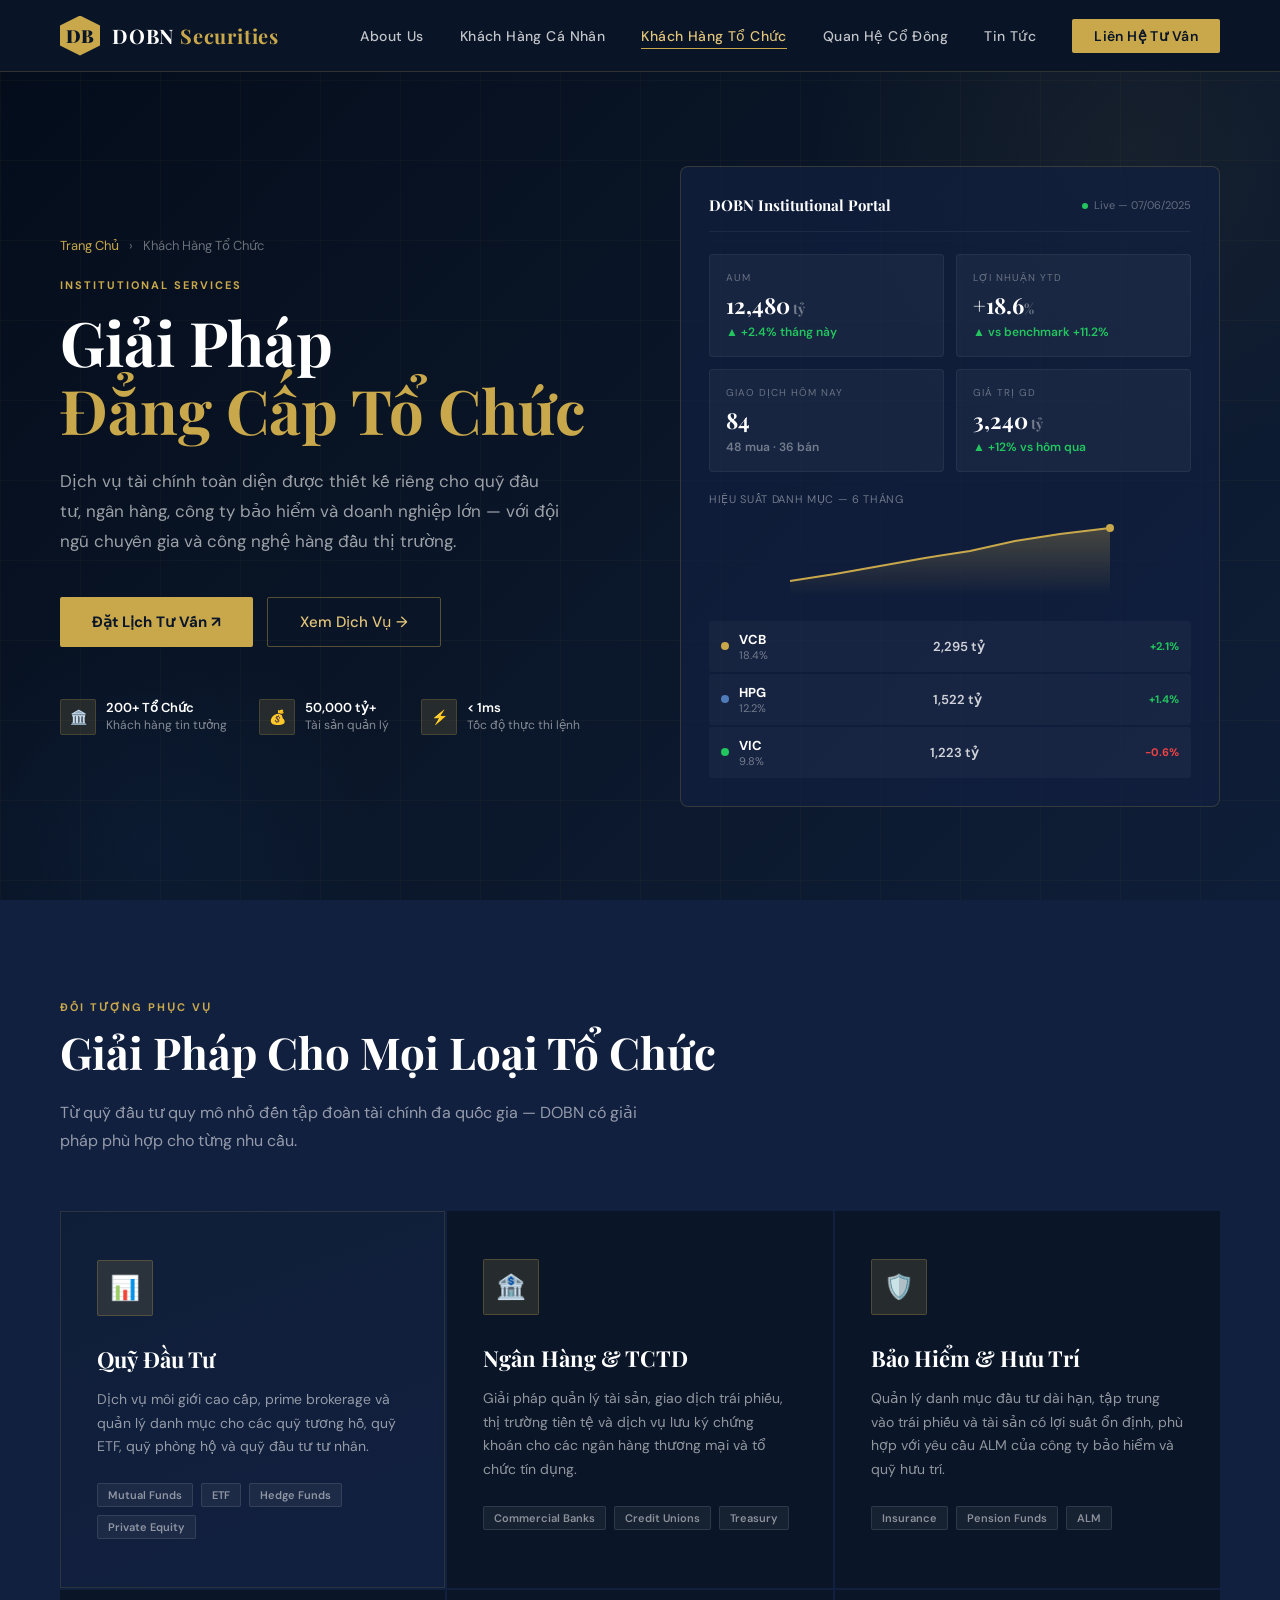
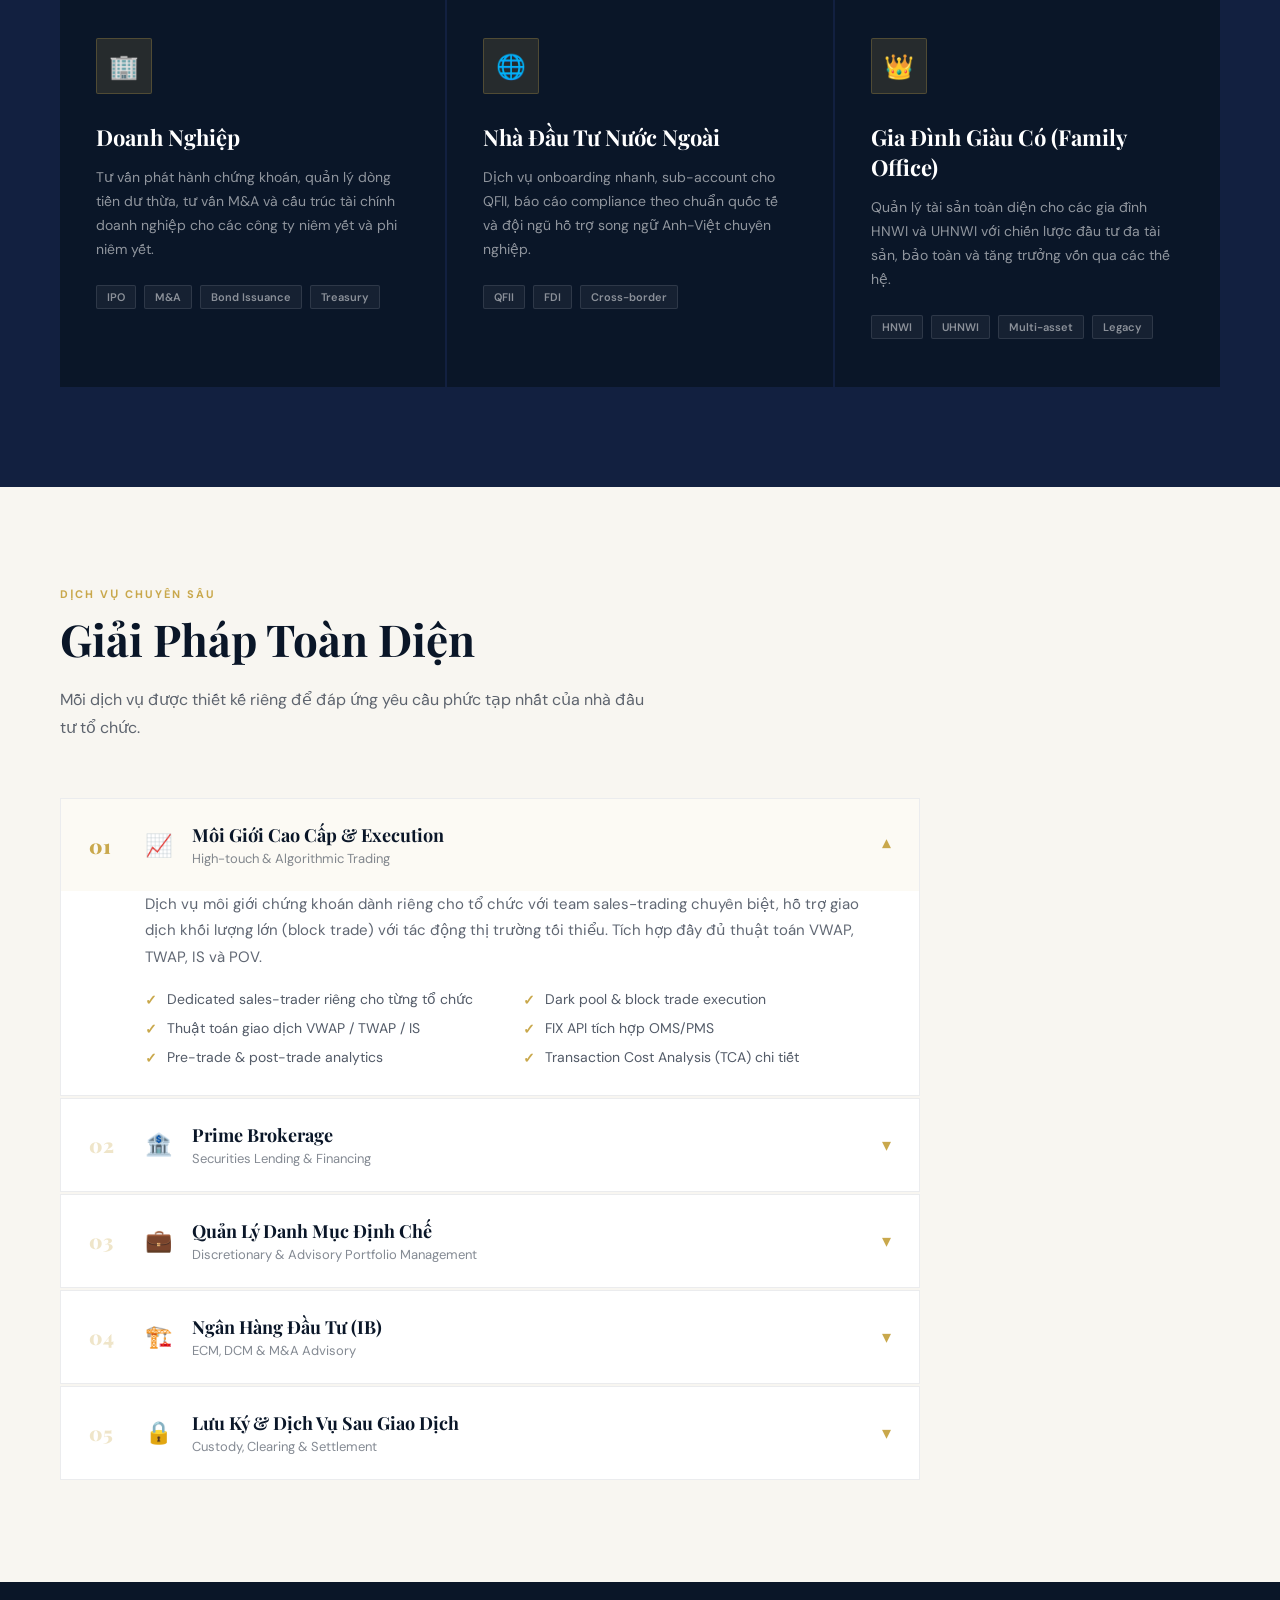
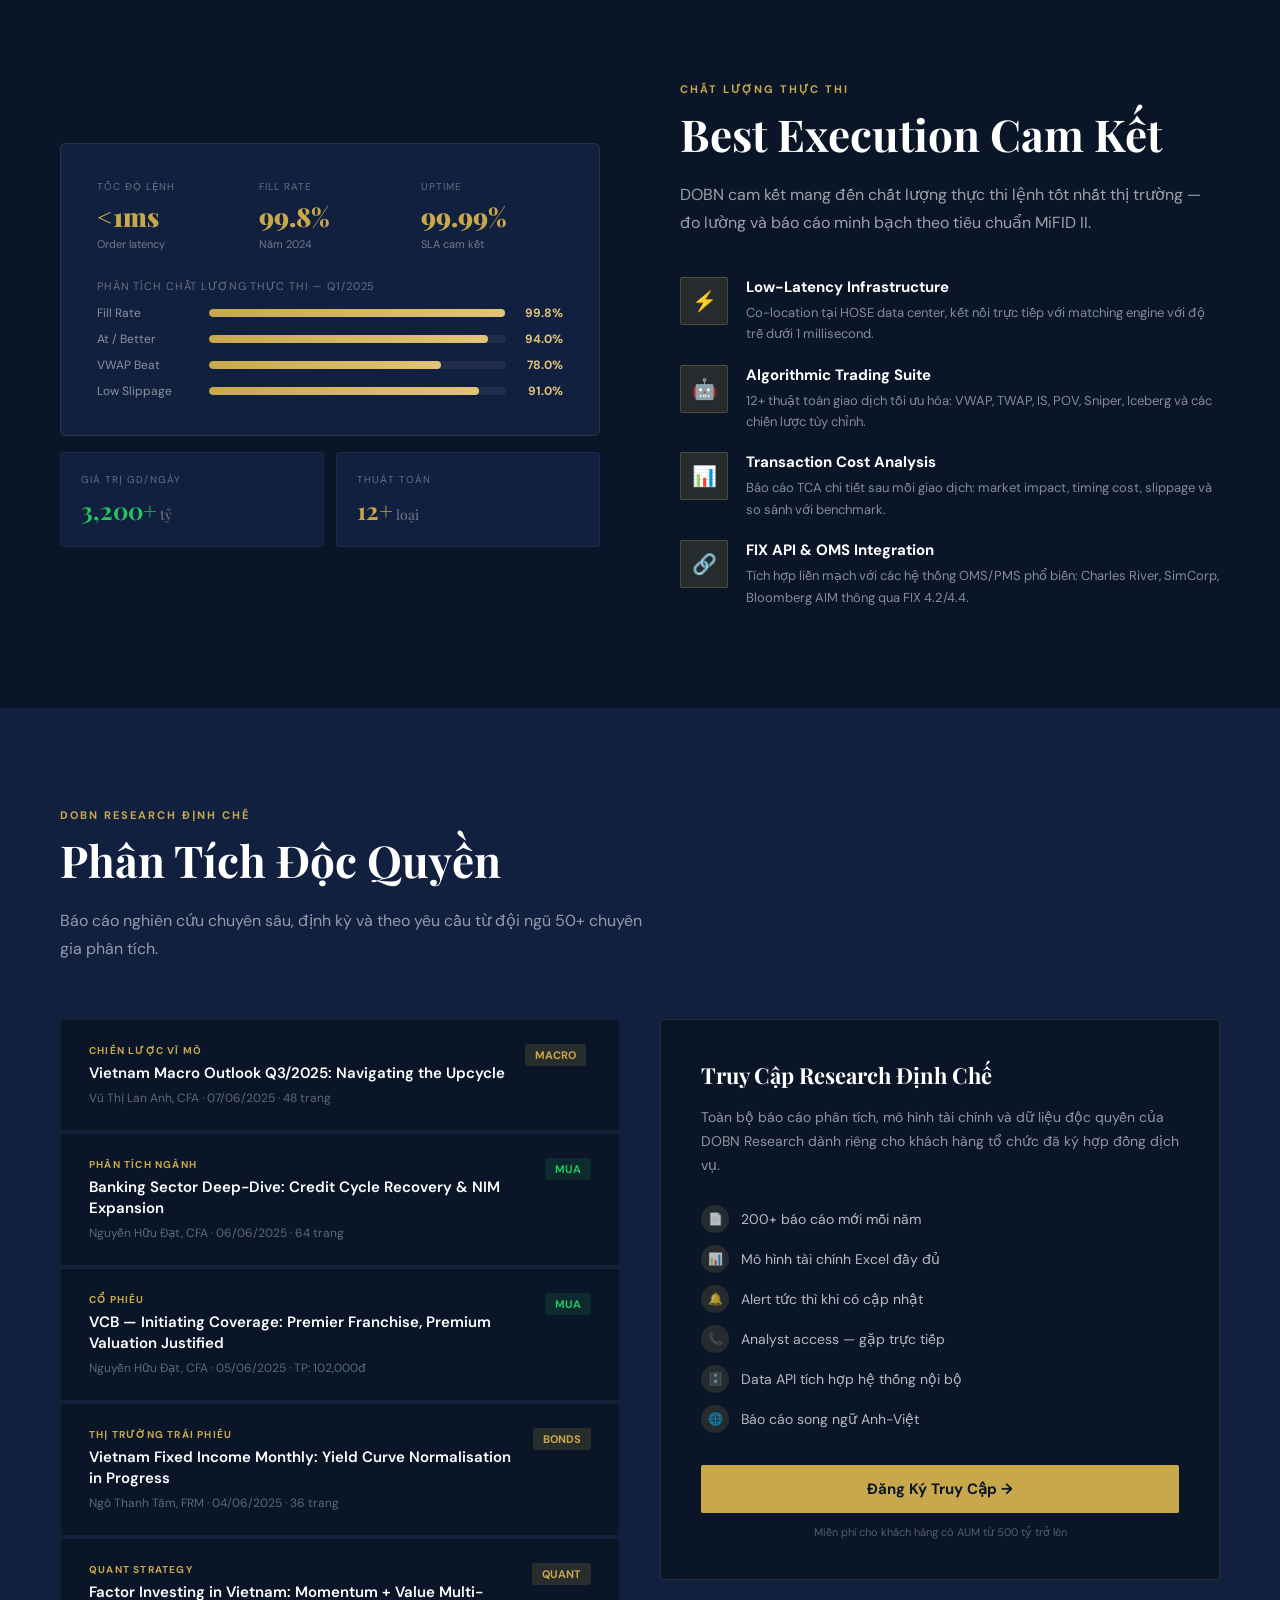
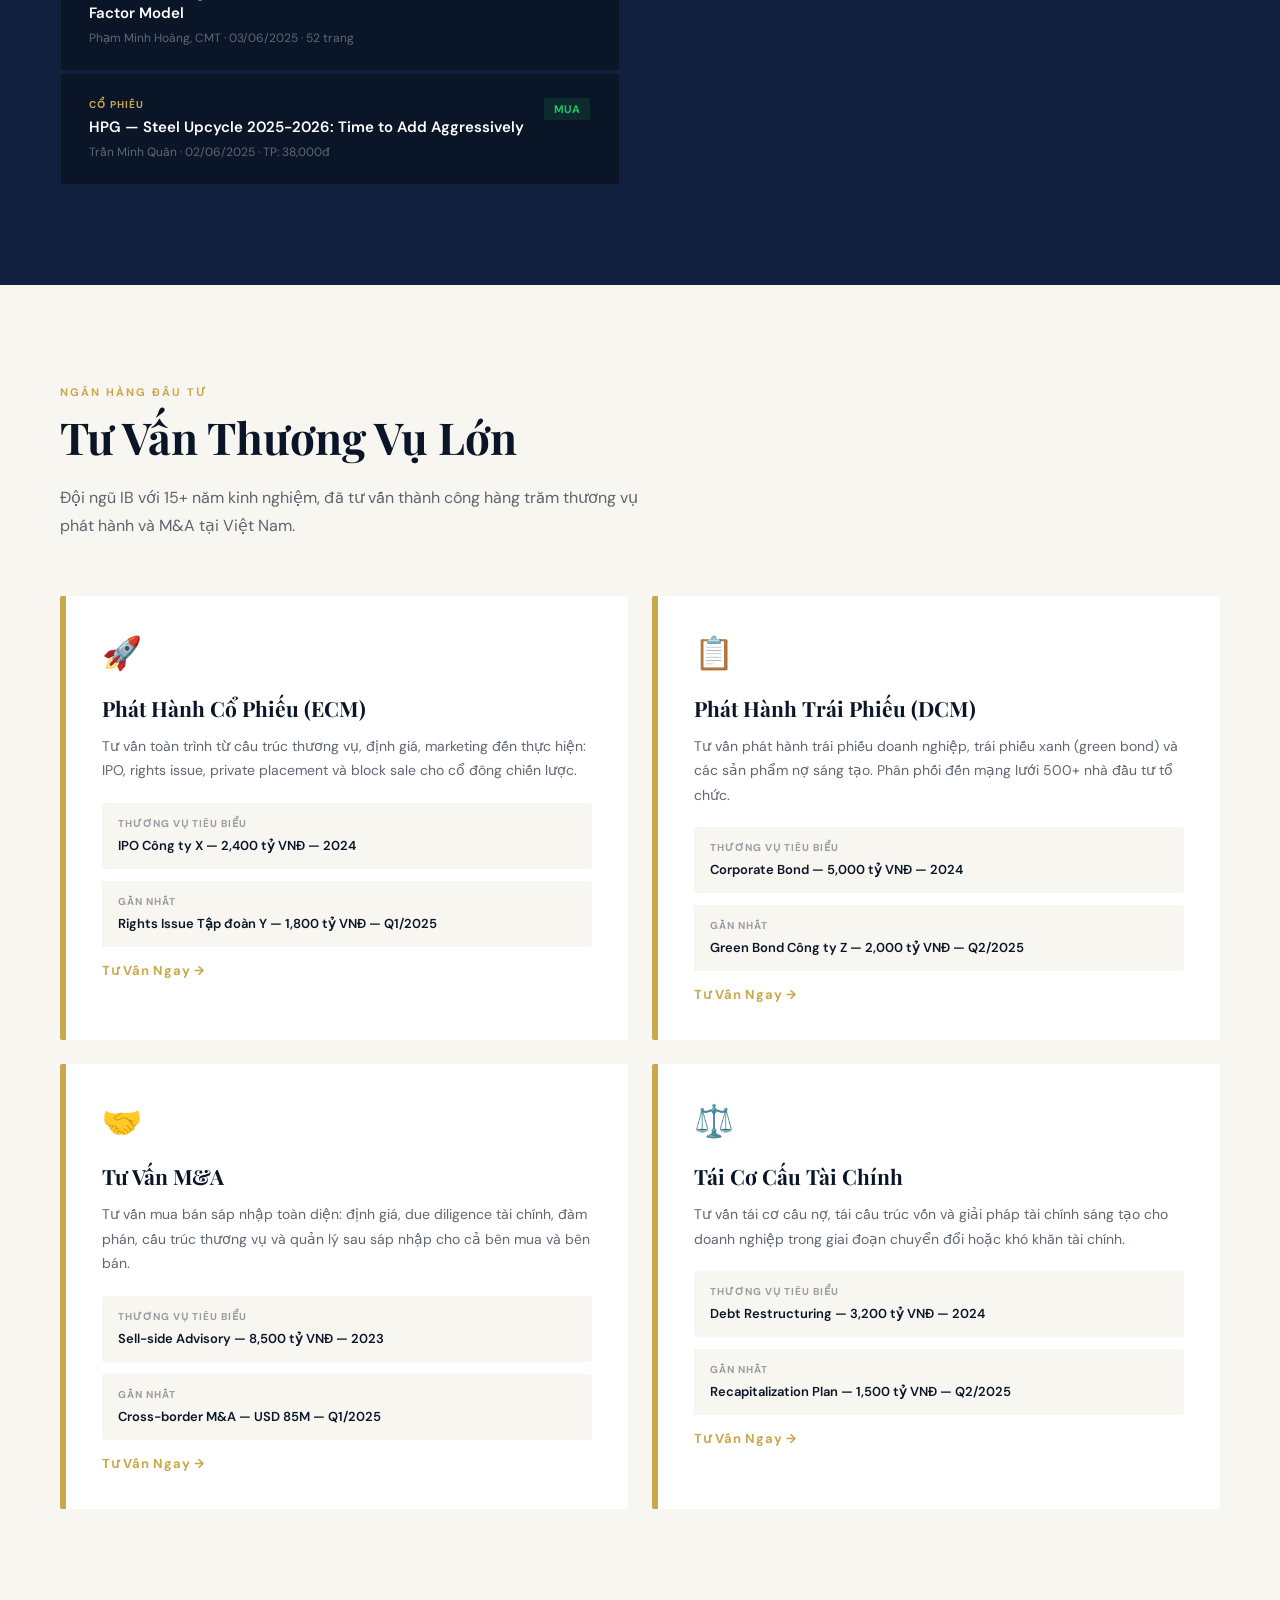
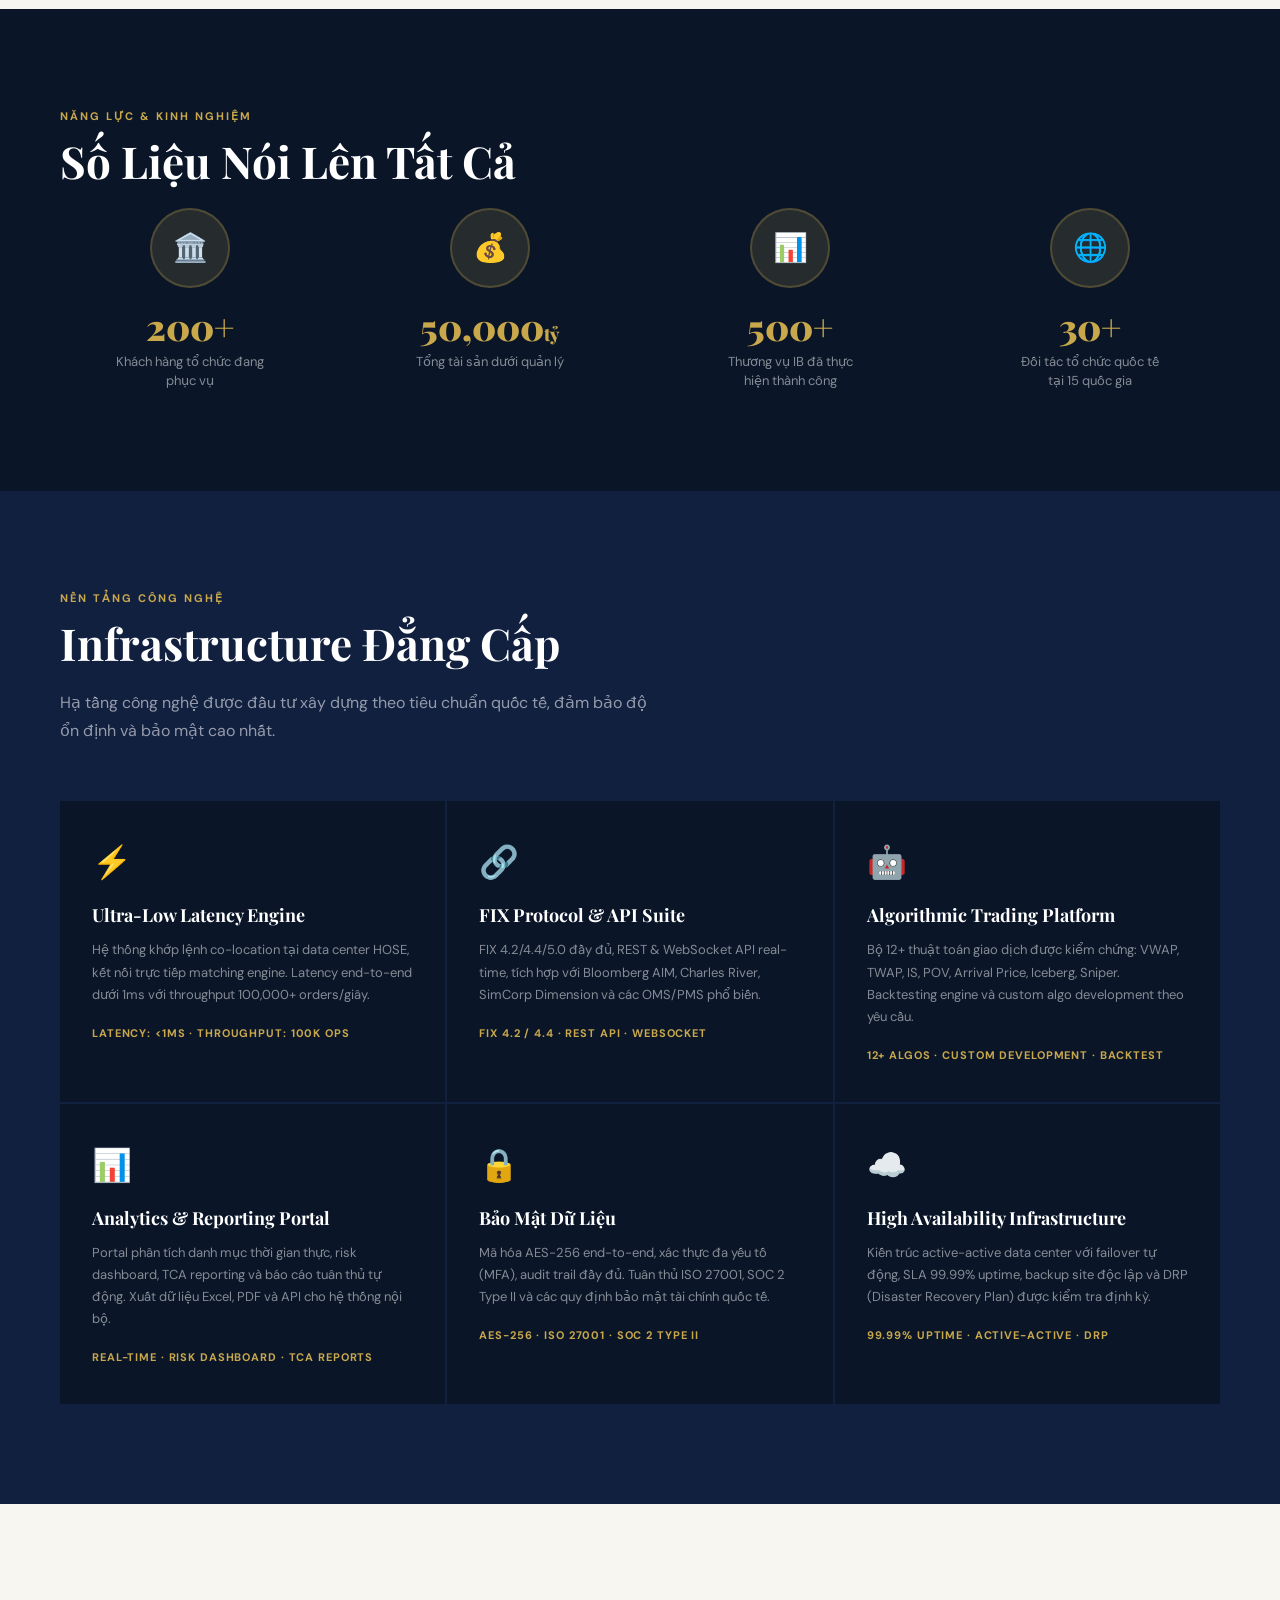
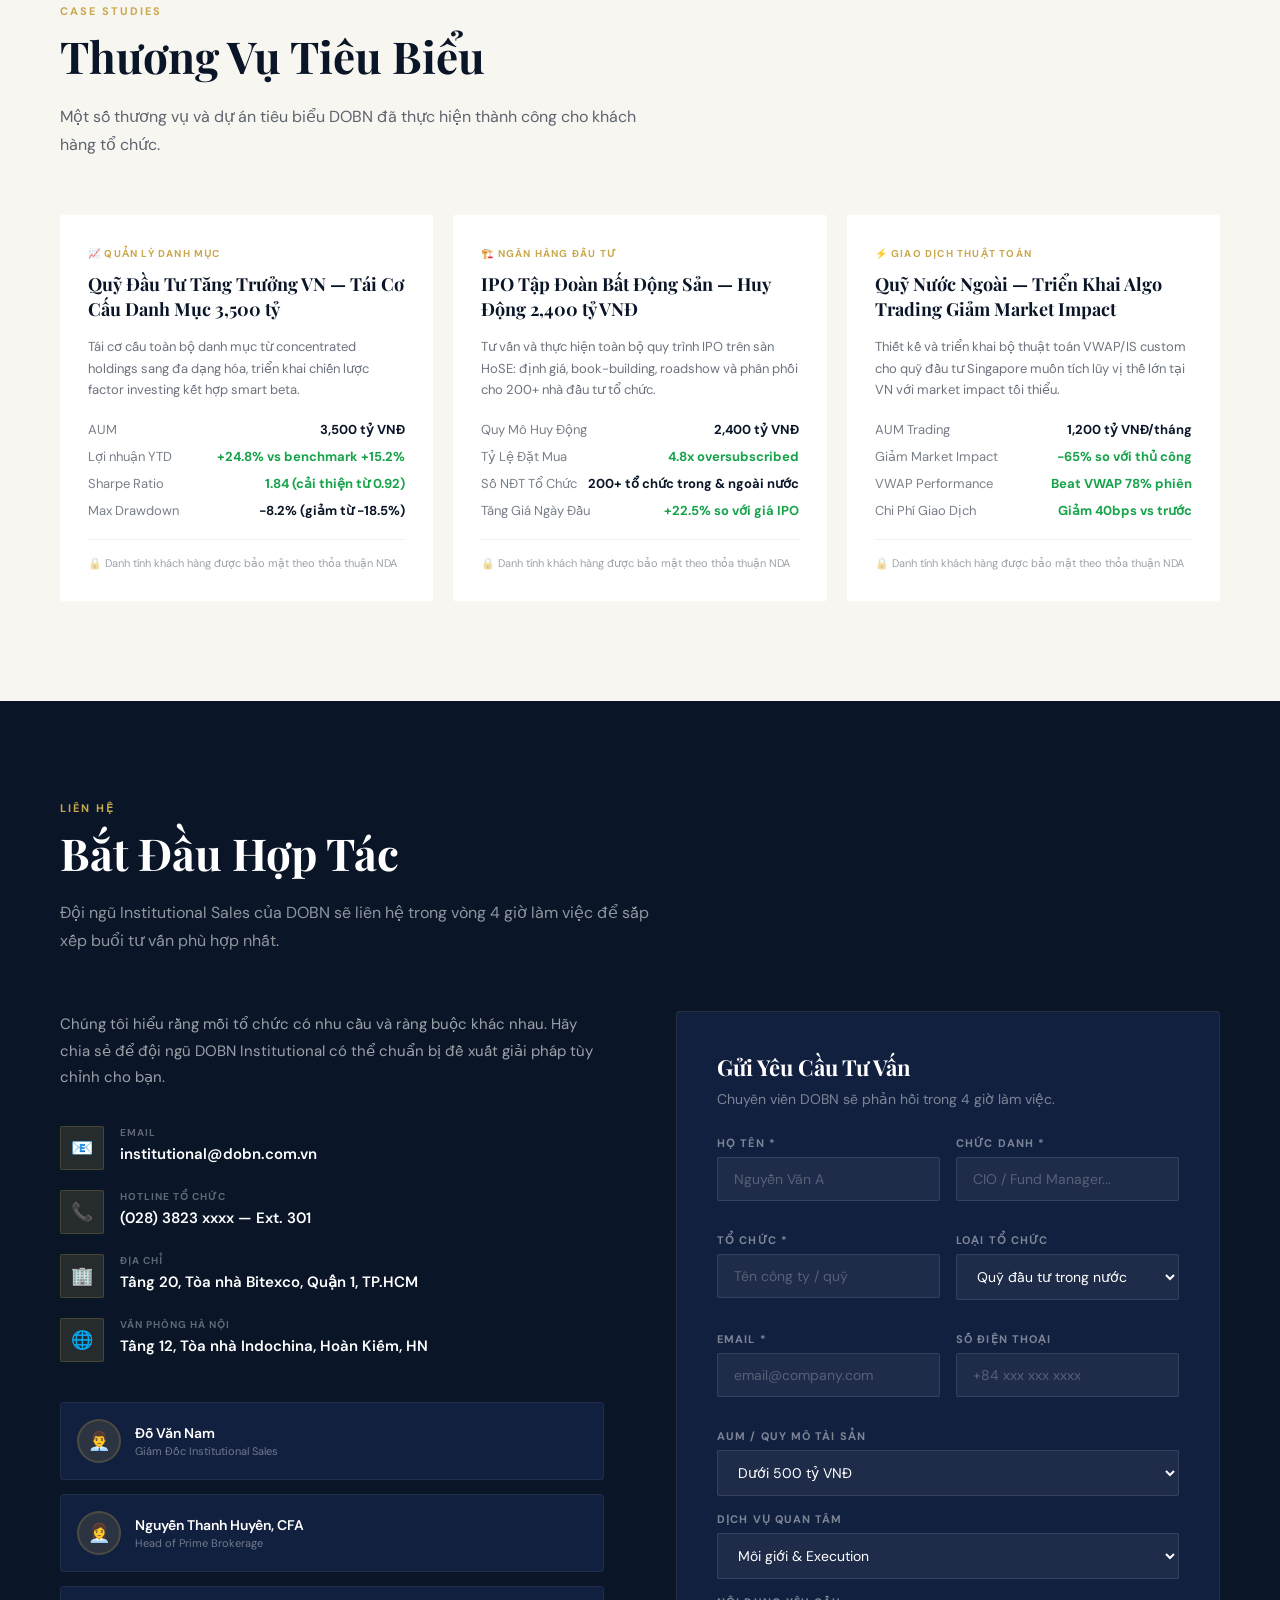
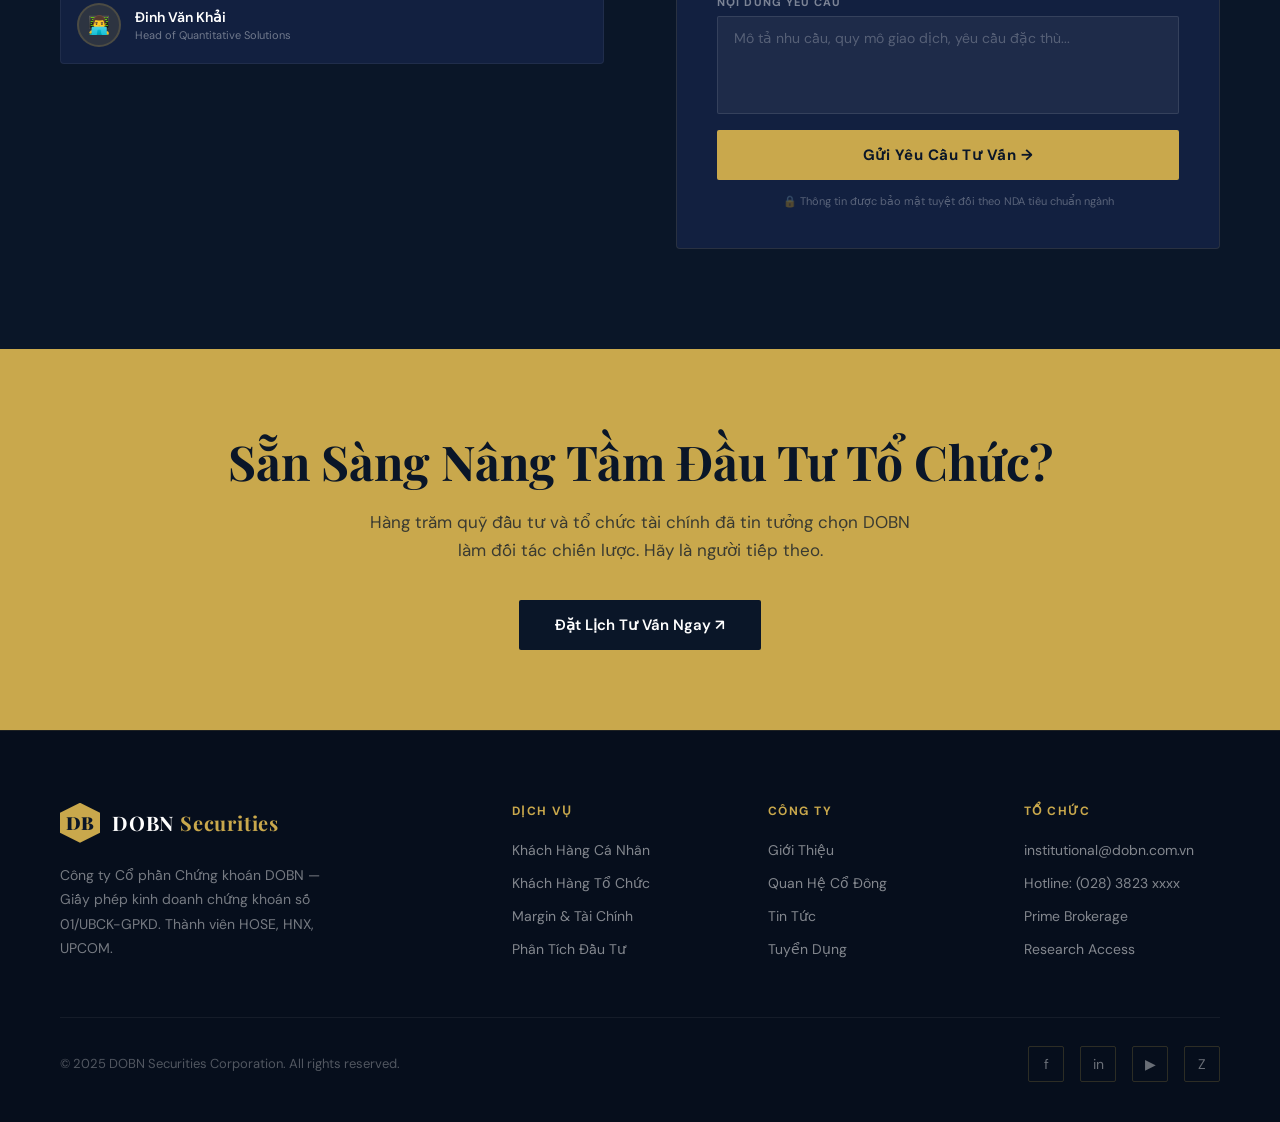
<file: institutional.html>
<!DOCTYPE html>
<html lang="vi">
<head>
  <meta charset="UTF-8"/>
  <meta name="viewport" content="width=device-width, initial-scale=1.0"/>
  <title>Khách Hàng Tổ Chức — DOBN Securities Corporation</title>
  <link href="https://fonts.googleapis.com/css2?family=Playfair+Display:wght@400;600;700;900&family=DM+Sans:wght@300;400;500;600&display=swap" rel="stylesheet"/>
  <style>
    :root {
      --navy: #0a1628; --navy-mid: #122040; --navy-light: #1a2f50;
      --gold: #c9a84c; --gold-light: #e2c47a; --gold-dim: rgba(201,168,76,0.15);
      --cream: #f5f0e8; --white: #ffffff; --gray: #8a8f9a;
      --light-bg: #f8f6f1; --green: #22c55e; --red: #ef4444; --blue: #3b82f6;
    }
    *, *::before, *::after { margin: 0; padding: 0; box-sizing: border-box; }
    html { scroll-behavior: smooth; }
    body { font-family: 'DM Sans', sans-serif; background: var(--navy); color: var(--white); overflow-x: hidden; }

    /* ── NAV ── */
    nav {
      position: fixed; top: 0; left: 0; right: 0; z-index: 100;
      display: flex; align-items: center; justify-content: space-between;
      padding: 0 60px; height: 72px;
      background: rgba(10,22,40,0.95); backdrop-filter: blur(12px);
      border-bottom: 1px solid rgba(201,168,76,0.2); transition: background 0.3s;
    }
    .nav-logo { display: flex; align-items: center; gap: 12px; text-decoration: none; }
    .logo-box { width: 40px; height: 40px; background: var(--gold); display: flex; align-items: center; justify-content: center; font-family: 'Playfair Display', serif; font-weight: 900; font-size: 18px; color: var(--navy); clip-path: polygon(50% 0%,100% 25%,100% 75%,50% 100%,0% 75%,0% 25%); }
    .logo-text { font-family: 'Playfair Display', serif; font-size: 20px; font-weight: 700; color: var(--white); letter-spacing: 0.04em; }
    .logo-text span { color: var(--gold); }
    .nav-links { display: flex; align-items: center; gap: 36px; list-style: none; }
    .nav-links a { text-decoration: none; color: rgba(255,255,255,0.75); font-size: 14px; font-weight: 500; letter-spacing: 0.03em; position: relative; transition: color 0.25s; }
    .nav-links a::after { content: ''; position: absolute; bottom: -4px; left: 0; right: 0; height: 1px; background: var(--gold); transform: scaleX(0); transform-origin: left; transition: transform 0.3s; }
    .nav-links a:hover, .nav-links a.active { color: var(--gold-light); }
    .nav-links a:hover::after, .nav-links a.active::after { transform: scaleX(1); }
    .nav-cta { background: var(--gold); color: var(--navy) !important; padding: 8px 22px; border-radius: 2px; font-weight: 600 !important; transition: background 0.25s !important; }
    .nav-cta:hover { background: var(--gold-light) !important; }
    .nav-cta::after { display: none !important; }
    .hamburger { display: none; flex-direction: column; gap: 5px; cursor: pointer; padding: 4px; }
    .hamburger span { display: block; width: 24px; height: 2px; background: var(--white); }

    /* ── PAGE HERO ── */
    .page-hero {
      min-height: 100vh; position: relative; overflow: hidden;
      display: flex; align-items: center;
      background: linear-gradient(135deg, #040c1a 0%, #0a1628 50%, #0f1e38 100%);
      padding: 0 60px;
    }
    .hero-grid-bg {
      position: absolute; inset: 0;
      background-image: linear-gradient(rgba(201,168,76,0.035) 1px, transparent 1px),
                        linear-gradient(90deg, rgba(201,168,76,0.035) 1px, transparent 1px);
      background-size: 80px 80px;
    }
    .hero-glow-tr { position: absolute; top: -200px; right: -200px; width: 700px; height: 700px; border-radius: 50%; background: radial-gradient(circle, rgba(201,168,76,0.06) 0%, transparent 65%); }
    .hero-glow-bl { position: absolute; bottom: -200px; left: -100px; width: 500px; height: 500px; border-radius: 50%; background: radial-gradient(circle, rgba(59,130,246,0.05) 0%, transparent 65%); }

    /* Animated particle lines */
    .hero-lines { position: absolute; inset: 0; overflow: hidden; opacity: 0.15; }
    .hero-line {
      position: absolute; height: 1px; background: linear-gradient(90deg, transparent, var(--gold), transparent);
      animation: lineSweep 6s ease-in-out infinite;
    }
    .hero-line:nth-child(1) { top: 20%; width: 60%; left: -100%; animation-delay: 0s; }
    .hero-line:nth-child(2) { top: 40%; width: 45%; left: -100%; animation-delay: 1.5s; }
    .hero-line:nth-child(3) { top: 65%; width: 70%; left: -100%; animation-delay: 3s; }
    .hero-line:nth-child(4) { top: 80%; width: 40%; left: -100%; animation-delay: 4.5s; }
    @keyframes lineSweep { 0%{left:-100%;} 60%{left:120%;} 100%{left:120%;} }

    .page-hero-inner {
      position: relative; z-index: 2;
      display: grid; grid-template-columns: 1fr 1fr; gap: 80px; align-items: center;
      width: 100%; padding-top: 72px;
      animation: fadeUp 1s ease both;
    }
    @keyframes fadeUp { from { opacity: 0; transform: translateY(40px); } to { opacity: 1; transform: translateY(0); } }

    .breadcrumb { display: flex; align-items: center; gap: 10px; font-size: 13px; color: rgba(255,255,255,0.4); margin-bottom: 24px; }
    .breadcrumb a { color: var(--gold); text-decoration: none; }
    .page-label { font-size: 11px; font-weight: 700; letter-spacing: 0.18em; text-transform: uppercase; color: var(--gold); margin-bottom: 16px; }
    .page-hero h1 { font-family: 'Playfair Display', serif; font-size: clamp(38px,4.8vw,64px); font-weight: 700; line-height: 1.1; margin-bottom: 24px; }
    .page-hero h1 em { font-style: normal; color: var(--gold); display: block; }
    .page-hero-desc { font-size: 17px; line-height: 1.75; color: rgba(255,255,255,0.6); margin-bottom: 40px; max-width: 500px; }

    .hero-actions { display: flex; gap: 14px; flex-wrap: wrap; margin-bottom: 52px; }
    .btn-primary { display: inline-flex; align-items: center; gap: 10px; background: var(--gold); color: var(--navy); padding: 14px 32px; border-radius: 2px; font-weight: 700; font-size: 15px; text-decoration: none; transition: background 0.2s, transform 0.2s; }
    .btn-primary:hover { background: var(--gold-light); transform: translateY(-2px); }
    .btn-outline { display: inline-flex; align-items: center; gap: 10px; border: 1px solid rgba(201,168,76,0.4); color: var(--gold-light); padding: 14px 32px; border-radius: 2px; font-weight: 500; font-size: 15px; text-decoration: none; transition: 0.2s; }
    .btn-outline:hover { border-color: var(--gold); background: var(--gold-dim); }

    .hero-trust { display: flex; gap: 32px; }
    .trust-item { display: flex; align-items: center; gap: 10px; }
    .trust-icon { width: 36px; height: 36px; background: var(--gold-dim); border: 1px solid rgba(201,168,76,0.2); border-radius: 2px; display: flex; align-items: center; justify-content: center; font-size: 14px; flex-shrink: 0; }
    .trust-text { font-size: 12px; line-height: 1.4; color: rgba(255,255,255,0.5); }
    .trust-text strong { display: block; color: var(--white); font-weight: 600; font-size: 13px; }

    /* Hero right — animated dashboard */
    .hero-dashboard {
      background: rgba(18,32,64,0.7); border: 1px solid rgba(201,168,76,0.2);
      border-radius: 8px; padding: 28px; backdrop-filter: blur(16px);
    }
    .db-header { display: flex; justify-content: space-between; align-items: center; margin-bottom: 22px; padding-bottom: 16px; border-bottom: 1px solid rgba(255,255,255,0.06); }
    .db-title { font-family: 'Playfair Display', serif; font-size: 15px; font-weight: 700; color: var(--white); }
    .db-date { font-size: 11px; color: rgba(255,255,255,0.35); }
    .db-portfolio { display: grid; grid-template-columns: 1fr 1fr; gap: 12px; margin-bottom: 20px; }
    .db-stat { background: rgba(255,255,255,0.04); border: 1px solid rgba(255,255,255,0.06); border-radius: 4px; padding: 16px; }
    .db-stat label { font-size: 10px; color: rgba(255,255,255,0.35); letter-spacing: 0.1em; text-transform: uppercase; display: block; margin-bottom: 6px; }
    .db-stat .val { font-family: 'Playfair Display', serif; font-size: 22px; font-weight: 700; color: var(--white); }
    .db-stat .chg { font-size: 12px; font-weight: 600; margin-top: 4px; }
    .pos { color: var(--green); } .neg { color: var(--red); }

    /* Mini chart */
    .db-chart { margin-bottom: 20px; }
    .db-chart-label { font-size: 11px; color: rgba(255,255,255,0.4); margin-bottom: 10px; letter-spacing: 0.06em; }
    .mini-chart svg { width: 100%; height: 80px; }

    /* Holdings list */
    .db-holdings { display: flex; flex-direction: column; gap: 2px; }
    .holding-row { display: flex; justify-content: space-between; align-items: center; padding: 10px 12px; background: rgba(255,255,255,0.03); border-radius: 3px; }
    .h-left { display: flex; align-items: center; gap: 10px; }
    .h-dot { width: 8px; height: 8px; border-radius: 50%; }
    .h-sym { font-weight: 700; font-size: 13px; color: var(--white); }
    .h-pct { font-size: 11px; color: rgba(255,255,255,0.4); }
    .h-val { font-size: 13px; font-weight: 600; color: rgba(255,255,255,0.8); }
    .h-chg { font-size: 11px; font-weight: 700; }

    /* ── SECTIONS ── */
    section { padding: 100px 60px; }
    .section-label { font-size: 11px; font-weight: 700; letter-spacing: 0.18em; text-transform: uppercase; color: var(--gold); margin-bottom: 12px; }
    .section-title { font-family: 'Playfair Display', serif; font-size: clamp(28px,3.5vw,44px); font-weight: 700; line-height: 1.2; margin-bottom: 20px; }
    .section-desc { font-size: 16px; line-height: 1.75; color: rgba(255,255,255,0.6); max-width: 600px; margin-bottom: 56px; }

    /* ── CLIENT TYPES ── */
    .client-types { background: var(--navy-mid); }
    .client-types .section-desc { color: rgba(255,255,255,0.55); }
    .client-grid { display: grid; grid-template-columns: repeat(3,1fr); gap: 2px; }
    .client-card {
      background: var(--navy); padding: 48px 36px; position: relative; overflow: hidden;
      cursor: default; transition: transform 0.3s; text-decoration: none; color: inherit; display: block;
    }
    .client-card::before { content: ''; position: absolute; top: 0; left: 0; right: 0; height: 3px; background: var(--gold); transform: scaleX(0); transform-origin: left; transition: transform 0.35s; }
    .client-card:hover { transform: translateY(-5px); }
    .client-card:hover::before { transform: scaleX(1); }
    .client-card.highlight { background: linear-gradient(160deg, #0f1e38, #122040); border: 1px solid rgba(201,168,76,0.15); }
    .client-icon { width: 56px; height: 56px; background: var(--gold-dim); border: 1px solid rgba(201,168,76,0.25); border-radius: 2px; display: flex; align-items: center; justify-content: center; font-size: 24px; margin-bottom: 28px; }
    .client-card h3 { font-family: 'Playfair Display', serif; font-size: 22px; font-weight: 700; color: var(--white); margin-bottom: 14px; }
    .client-card p { font-size: 14px; line-height: 1.7; color: rgba(255,255,255,0.55); margin-bottom: 24px; }
    .client-tags { display: flex; flex-wrap: wrap; gap: 8px; }
    .ctag { font-size: 11px; font-weight: 600; padding: 4px 10px; background: rgba(255,255,255,0.05); border: 1px solid rgba(255,255,255,0.1); color: rgba(255,255,255,0.5); border-radius: 2px; }

    /* ── SERVICES DEEP DIVE ── */
    .services-deep { background: var(--light-bg); color: var(--navy); }
    .services-deep .section-label { color: var(--gold); }
    .services-deep .section-title { color: var(--navy); }
    .services-deep .section-desc { color: rgba(10,22,40,0.65); }
    .service-accordion { max-width: 860px; }
    .acc-item { background: var(--white); border: 1px solid rgba(10,22,40,0.08); margin-bottom: 2px; }
    .acc-header {
      display: flex; align-items: center; gap: 20px; padding: 24px 28px;
      cursor: pointer; transition: background 0.2s;
    }
    .acc-header:hover { background: rgba(201,168,76,0.04); }
    .acc-item.open .acc-header { background: rgba(201,168,76,0.06); }
    .acc-num { font-family: 'Playfair Display', serif; font-size: 20px; font-weight: 900; color: rgba(201,168,76,0.3); width: 36px; flex-shrink: 0; }
    .acc-item.open .acc-num { color: var(--gold); }
    .acc-icon { font-size: 22px; flex-shrink: 0; }
    .acc-info { flex: 1; }
    .acc-title { font-family: 'Playfair Display', serif; font-size: 18px; font-weight: 700; color: var(--navy); }
    .acc-subtitle { font-size: 13px; color: rgba(10,22,40,0.5); margin-top: 3px; }
    .acc-arrow { font-size: 18px; color: var(--gold); transition: transform 0.3s; }
    .acc-item.open .acc-arrow { transform: rotate(180deg); }
    .acc-body { max-height: 0; overflow: hidden; transition: max-height 0.4s ease; }
    .acc-item.open .acc-body { max-height: 600px; }
    .acc-body-inner { padding: 0 28px 28px 84px; }
    .acc-body-inner p { font-size: 15px; line-height: 1.75; color: rgba(10,22,40,0.65); margin-bottom: 20px; }
    .acc-features { display: grid; grid-template-columns: 1fr 1fr; gap: 10px; }
    .acc-feat { display: flex; align-items: flex-start; gap: 10px; font-size: 14px; color: rgba(10,22,40,0.7); }
    .acc-feat::before { content: '✓'; color: var(--gold); font-weight: 700; flex-shrink: 0; margin-top: 1px; }

    /* ── EXECUTION ── */
    .execution { background: var(--navy); }
    .exec-grid { display: grid; grid-template-columns: 1fr 1fr; gap: 80px; align-items: center; }
    .exec-visual { position: relative; }
    .exec-card-main {
      background: var(--navy-mid); border: 1px solid rgba(201,168,76,0.15);
      border-radius: 6px; padding: 36px; margin-bottom: 16px;
    }
    .exec-metrics { display: grid; grid-template-columns: repeat(3,1fr); gap: 20px; margin-bottom: 28px; }
    .exec-metric label { font-size: 10px; color: rgba(255,255,255,0.35); letter-spacing: 0.1em; text-transform: uppercase; display: block; margin-bottom: 6px; }
    .exec-metric .val { font-family: 'Playfair Display', serif; font-size: 26px; font-weight: 900; color: var(--gold); }
    .exec-metric .sub { font-size: 11px; color: rgba(255,255,255,0.4); margin-top: 3px; }
    .exec-chart-label { font-size: 11px; color: rgba(255,255,255,0.35); letter-spacing: 0.08em; text-transform: uppercase; margin-bottom: 12px; }
    .exec-bars { display: flex; flex-direction: column; gap: 10px; }
    .exec-bar-row { display: flex; align-items: center; gap: 12px; }
    .exec-bar-name { font-size: 12px; color: rgba(255,255,255,0.5); width: 100px; flex-shrink: 0; }
    .exec-bar-bg { flex: 1; height: 8px; background: rgba(255,255,255,0.06); border-radius: 4px; overflow: hidden; }
    .exec-bar-fill { height: 100%; border-radius: 4px; background: linear-gradient(90deg, var(--gold), var(--gold-light)); transition: width 1s ease; }
    .exec-bar-val { font-size: 12px; font-weight: 700; color: var(--gold-light); width: 45px; text-align: right; }
    .exec-sub-cards { display: grid; grid-template-columns: 1fr 1fr; gap: 12px; }
    .exec-sub { background: var(--navy-mid); border: 1px solid rgba(255,255,255,0.05); border-radius: 4px; padding: 20px; }
    .exec-sub label { font-size: 10px; color: rgba(255,255,255,0.35); letter-spacing: 0.1em; text-transform: uppercase; display: block; margin-bottom: 8px; }
    .exec-sub .big { font-family: 'Playfair Display', serif; font-size: 24px; font-weight: 700; color: var(--green); }

    .exec-content .section-desc { margin-bottom: 40px; }
    .exec-list { display: flex; flex-direction: column; gap: 20px; }
    .exec-item { display: flex; gap: 18px; align-items: flex-start; }
    .exec-item-icon { width: 48px; height: 48px; background: var(--gold-dim); border: 1px solid rgba(201,168,76,0.25); border-radius: 2px; display: flex; align-items: center; justify-content: center; font-size: 20px; flex-shrink: 0; }
    .exec-item-text h4 { font-size: 15px; font-weight: 700; color: var(--white); margin-bottom: 5px; }
    .exec-item-text p { font-size: 13px; line-height: 1.65; color: rgba(255,255,255,0.5); }

    /* ── RESEARCH ── */
    .research-inst { background: var(--navy-mid); }
    .research-inst .section-desc { color: rgba(255,255,255,0.55); }
    .research-grid { display: grid; grid-template-columns: 1fr 1fr; gap: 40px; align-items: start; }
    .research-list { display: flex; flex-direction: column; gap: 2px; }
    .research-item {
      background: var(--navy); border: 1px solid rgba(255,255,255,0.05); padding: 24px 28px;
      display: flex; gap: 20px; cursor: pointer; transition: border-color 0.2s; text-decoration: none; color: inherit;
    }
    .research-item:hover { border-color: rgba(201,168,76,0.25); }
    .ri-type { font-size: 10px; font-weight: 700; color: var(--gold); letter-spacing: 0.12em; text-transform: uppercase; margin-bottom: 6px; }
    .ri-title { font-size: 15px; font-weight: 600; color: var(--white); line-height: 1.4; margin-bottom: 6px; }
    .ri-meta { font-size: 12px; color: rgba(255,255,255,0.35); }
    .ri-badge { flex-shrink: 0; display: flex; align-items: flex-start; }
    .rb { font-size: 11px; font-weight: 700; padding: 4px 10px; border-radius: 2px; }
    .rb-buy { background: rgba(34,197,94,0.12); color: var(--green); }
    .rb-hold { background: rgba(251,191,36,0.12); color: #fbbf24; }
    .rb-macro { background: rgba(201,168,76,0.15); color: var(--gold); }

    .research-access {
      background: var(--navy); border: 1px solid rgba(201,168,76,0.15);
      border-radius: 4px; padding: 40px; position: sticky; top: 100px;
    }
    .ra-title { font-family: 'Playfair Display', serif; font-size: 22px; font-weight: 700; color: var(--white); margin-bottom: 16px; }
    .ra-desc { font-size: 14px; line-height: 1.7; color: rgba(255,255,255,0.55); margin-bottom: 28px; }
    .ra-features { display: flex; flex-direction: column; gap: 12px; margin-bottom: 32px; }
    .ra-feat { display: flex; gap: 12px; align-items: center; font-size: 14px; color: rgba(255,255,255,0.7); }
    .ra-feat-icon { width: 28px; height: 28px; background: var(--gold-dim); border-radius: 50%; display: flex; align-items: center; justify-content: center; font-size: 12px; flex-shrink: 0; }
    .ra-btn { display: block; text-align: center; padding: 14px; background: var(--gold); color: var(--navy); font-weight: 700; font-size: 15px; text-decoration: none; border-radius: 2px; transition: background 0.2s; }
    .ra-btn:hover { background: var(--gold-light); }
    .ra-note { font-size: 11px; color: rgba(255,255,255,0.3); text-align: center; margin-top: 12px; }

    /* ── IB / ADVISORY ── */
    .advisory { background: var(--light-bg); color: var(--navy); }
    .advisory .section-label { color: var(--gold); }
    .advisory .section-title { color: var(--navy); }
    .advisory .section-desc { color: rgba(10,22,40,0.65); }
    .advisory-grid { display: grid; grid-template-columns: repeat(2,1fr); gap: 24px; }
    .adv-card {
      background: var(--white); border-radius: 2px; overflow: hidden;
      display: grid; grid-template-columns: 6px 1fr; transition: transform 0.3s, box-shadow 0.3s;
    }
    .adv-card:hover { transform: translateY(-5px); box-shadow: 0 20px 48px rgba(10,22,40,0.12); }
    .adv-stripe { background: var(--gold); }
    .adv-body { padding: 36px; }
    .adv-icon { font-size: 32px; margin-bottom: 20px; }
    .adv-card h3 { font-family: 'Playfair Display', serif; font-size: 21px; font-weight: 700; color: var(--navy); margin-bottom: 12px; }
    .adv-card p { font-size: 14px; line-height: 1.75; color: rgba(10,22,40,0.65); margin-bottom: 20px; }
    .adv-deal { background: var(--light-bg); border-radius: 2px; padding: 14px 16px; margin-bottom: 12px; }
    .adv-deal label { font-size: 10px; font-weight: 700; color: rgba(10,22,40,0.4); letter-spacing: 0.1em; text-transform: uppercase; display: block; margin-bottom: 4px; }
    .adv-deal span { font-size: 13px; font-weight: 600; color: var(--navy); }
    .adv-link { font-size: 13px; font-weight: 700; color: var(--gold); text-decoration: none; letter-spacing: 0.06em; }

    /* ── CREDENTIALS ── */
    .credentials { background: var(--navy); }
    .cred-grid { display: grid; grid-template-columns: repeat(4,1fr); gap: 40px; }
    .cred-card { text-align: center; }
    .cred-circle {
      width: 80px; height: 80px; border-radius: 50%;
      background: var(--gold-dim); border: 2px solid rgba(201,168,76,0.25);
      display: flex; align-items: center; justify-content: center;
      font-size: 28px; margin: 0 auto 20px;
    }
    .cred-num { font-family: 'Playfair Display', serif; font-size: 36px; font-weight: 900; color: var(--gold); line-height: 1; margin-bottom: 8px; }
    .cred-label { font-size: 13px; color: rgba(255,255,255,0.5); line-height: 1.5; max-width: 150px; margin: 0 auto; }

    /* ── TECHNOLOGY ── */
    .technology { background: var(--navy-mid); }
    .technology .section-desc { color: rgba(255,255,255,0.55); }
    .tech-grid { display: grid; grid-template-columns: repeat(3,1fr); gap: 2px; }
    .tech-card {
      background: var(--navy); padding: 40px 32px; position: relative; overflow: hidden;
      transition: transform 0.3s;
    }
    .tech-card:hover { transform: translateY(-4px); }
    .tech-card::after { content: ''; position: absolute; bottom: 0; left: 0; right: 0; height: 2px; background: var(--gold); transform: scaleX(0); transform-origin: left; transition: transform 0.35s; }
    .tech-card:hover::after { transform: scaleX(1); }
    .tech-icon { font-size: 32px; margin-bottom: 20px; }
    .tech-card h4 { font-family: 'Playfair Display', serif; font-size: 18px; font-weight: 700; color: var(--white); margin-bottom: 12px; }
    .tech-card p { font-size: 13px; line-height: 1.7; color: rgba(255,255,255,0.5); margin-bottom: 20px; }
    .tech-spec { font-size: 11px; font-weight: 700; color: var(--gold); letter-spacing: 0.08em; text-transform: uppercase; }

    /* ── CASE STUDIES ── */
    .cases { background: var(--light-bg); color: var(--navy); padding: 100px 60px; }
    .cases .section-label { color: var(--gold); }
    .cases .section-title { color: var(--navy); }
    .cases .section-desc { color: rgba(10,22,40,0.65); }
    .cases-grid { display: grid; grid-template-columns: repeat(3,1fr); gap: 20px; }
    .case-card {
      background: var(--white); border-radius: 2px; overflow: hidden;
      border-bottom: 3px solid transparent; transition: all 0.3s;
    }
    .case-card:hover { transform: translateY(-5px); box-shadow: 0 16px 40px rgba(10,22,40,0.1); border-bottom-color: var(--gold); }
    .case-header { padding: 32px 28px 0; }
    .case-type { font-size: 10px; font-weight: 700; color: var(--gold); letter-spacing: 0.12em; text-transform: uppercase; margin-bottom: 12px; }
    .case-title { font-family: 'Playfair Display', serif; font-size: 18px; font-weight: 700; color: var(--navy); line-height: 1.4; margin-bottom: 14px; }
    .case-desc { font-size: 13px; line-height: 1.65; color: rgba(10,22,40,0.6); }
    .case-body { padding: 20px 28px 28px; }
    .case-results { display: flex; flex-direction: column; gap: 10px; margin-bottom: 20px; }
    .case-result { display: flex; justify-content: space-between; align-items: center; font-size: 13px; }
    .cr-label { color: rgba(10,22,40,0.55); }
    .cr-val { font-weight: 700; color: var(--navy); }
    .cr-pos { color: #16a34a; }
    .case-divider { border: none; border-top: 1px solid rgba(10,22,40,0.06); margin-bottom: 16px; }
    .case-client { font-size: 11px; color: rgba(10,22,40,0.4); }

    /* ── CONTACT FORM ── */
    .contact-inst { background: var(--navy); }
    .contact-inst .section-desc { color: rgba(255,255,255,0.55); }
    .contact-inner { display: grid; grid-template-columns: 1fr 1fr; gap: 72px; align-items: start; }
    .contact-info { }
    .contact-info p { font-size: 15px; line-height: 1.75; color: rgba(255,255,255,0.6); margin-bottom: 36px; }
    .contact-detail-list { display: flex; flex-direction: column; gap: 20px; margin-bottom: 40px; }
    .cd-item { display: flex; gap: 16px; align-items: flex-start; }
    .cd-icon { width: 44px; height: 44px; background: var(--gold-dim); border: 1px solid rgba(201,168,76,0.2); border-radius: 2px; display: flex; align-items: center; justify-content: center; font-size: 18px; flex-shrink: 0; }
    .cd-text label { font-size: 10px; font-weight: 700; color: rgba(255,255,255,0.35); letter-spacing: 0.1em; text-transform: uppercase; display: block; margin-bottom: 4px; }
    .cd-text span { font-size: 15px; font-weight: 600; color: var(--white); }
    .team-cards-mini { display: flex; flex-direction: column; gap: 14px; }
    .tcm { display: flex; gap: 14px; align-items: center; background: var(--navy-mid); border: 1px solid rgba(255,255,255,0.06); padding: 16px; border-radius: 4px; }
    .tcm-avatar { width: 44px; height: 44px; border-radius: 50%; background: var(--gold-dim); border: 2px solid rgba(201,168,76,0.2); display: flex; align-items: center; justify-content: center; font-size: 18px; flex-shrink: 0; }
    .tcm-name { font-size: 14px; font-weight: 600; color: var(--white); }
    .tcm-role { font-size: 11px; color: rgba(255,255,255,0.4); margin-top: 2px; }

    .contact-form-card { background: var(--navy-mid); border: 1px solid rgba(201,168,76,0.12); border-radius: 4px; padding: 40px; }
    .cf-title { font-family: 'Playfair Display', serif; font-size: 22px; font-weight: 700; color: var(--white); margin-bottom: 8px; }
    .cf-sub { font-size: 14px; color: rgba(255,255,255,0.45); margin-bottom: 28px; }
    .form-row { display: grid; grid-template-columns: 1fr 1fr; gap: 16px; margin-bottom: 16px; }
    .form-group { display: flex; flex-direction: column; gap: 7px; margin-bottom: 16px; }
    .form-group label { font-size: 11px; font-weight: 700; color: rgba(255,255,255,0.45); letter-spacing: 0.1em; text-transform: uppercase; }
    .form-group input, .form-group select, .form-group textarea {
      padding: 12px 16px; background: rgba(255,255,255,0.05); border: 1px solid rgba(255,255,255,0.1);
      border-radius: 2px; font-family: 'DM Sans', sans-serif; font-size: 14px; color: var(--white);
      outline: none; transition: border-color 0.2s; resize: none;
    }
    .form-group input:focus, .form-group select:focus, .form-group textarea:focus { border-color: var(--gold); }
    .form-group input::placeholder, .form-group textarea::placeholder { color: rgba(255,255,255,0.25); }
    .form-group select option { background: var(--navy-mid); }
    .btn-form { width: 100%; padding: 15px; background: var(--gold); color: var(--navy); font-family: 'DM Sans', sans-serif; font-size: 15px; font-weight: 700; border: none; border-radius: 2px; cursor: pointer; transition: background 0.2s; letter-spacing: 0.03em; }
    .btn-form:hover { background: var(--gold-light); }
    .form-security { display: flex; align-items: center; justify-content: center; gap: 8px; margin-top: 14px; font-size: 11px; color: rgba(255,255,255,0.3); }

    /* ── CTA BANNER ── */
    .cta-banner { background: var(--gold); padding: 80px 60px; text-align: center; }
    .cta-banner h2 { font-family: 'Playfair Display', serif; font-size: clamp(28px,4vw,48px); font-weight: 700; color: var(--navy); margin-bottom: 16px; }
    .cta-banner p { font-size: 17px; color: rgba(10,22,40,0.75); max-width: 560px; margin: 0 auto 36px; line-height: 1.6; }
    .btn-dark { display: inline-flex; align-items: center; gap: 10px; background: var(--navy); color: var(--white); padding: 15px 36px; border-radius: 2px; font-weight: 600; font-size: 15px; text-decoration: none; transition: background 0.2s; }
    .btn-dark:hover { background: var(--navy-mid); }

    /* ── FOOTER ── */
    footer { background: #060e1c; padding: 72px 60px 40px; border-top: 1px solid rgba(201,168,76,0.12); }
    .footer-top { display: grid; grid-template-columns: 2fr 1fr 1fr 1fr; gap: 60px; margin-bottom: 56px; }
    .footer-brand p { font-size: 14px; line-height: 1.75; color: rgba(255,255,255,0.45); margin-top: 20px; max-width: 280px; }
    .footer-col h4 { font-size: 12px; font-weight: 700; letter-spacing: 0.12em; text-transform: uppercase; color: var(--gold); margin-bottom: 20px; }
    .footer-col ul { list-style: none; display: flex; flex-direction: column; gap: 12px; }
    .footer-col ul a { font-size: 14px; color: rgba(255,255,255,0.5); text-decoration: none; transition: color 0.2s; }
    .footer-col ul a:hover { color: var(--gold-light); }
    .footer-bottom { padding-top: 28px; border-top: 1px solid rgba(255,255,255,0.06); display: flex; align-items: center; justify-content: space-between; }
    .footer-bottom p { font-size: 13px; color: rgba(255,255,255,0.3); }
    .footer-socials { display: flex; gap: 16px; }
    .social-btn { width: 36px; height: 36px; border: 1px solid rgba(201,168,76,0.2); border-radius: 2px; display: flex; align-items: center; justify-content: center; color: rgba(255,255,255,0.4); font-size: 14px; text-decoration: none; transition: border-color 0.2s, color 0.2s; }
    .social-btn:hover { border-color: var(--gold); color: var(--gold); }

    /* ── ANIMATE ── */
    .reveal { opacity: 0; transform: translateY(30px); transition: opacity 0.7s, transform 0.7s; }
    .reveal.visible { opacity: 1; transform: none; }
    @keyframes pulse { 0%,100%{opacity:1;} 50%{opacity:0.3;} }
    .live-dot::before { content:''; display:inline-block; width:6px; height:6px; border-radius:50%; background:var(--green); animation: pulse 2s infinite; margin-right:6px; vertical-align: middle; }

    @media (max-width: 1100px) { .client-grid { grid-template-columns: 1fr 1fr; } .cred-grid { grid-template-columns: 1fr 1fr; gap: 32px; } }
    @media (max-width: 900px) {
      nav { padding: 0 24px; } .nav-links { display: none; } .hamburger { display: flex; }
      .page-hero { min-height: auto; padding: 120px 24px 72px; }
      .page-hero-inner { grid-template-columns: 1fr; gap: 40px; }
      .hero-dashboard { display: none; }
      section, .advisory, .cases, .contact-inst { padding: 72px 24px; }
      .client-grid { grid-template-columns: 1fr; gap: 1px; }
      .exec-grid { grid-template-columns: 1fr; gap: 48px; }
      .research-grid { grid-template-columns: 1fr; }
      .advisory-grid { grid-template-columns: 1fr; }
      .cred-grid { grid-template-columns: 1fr 1fr; gap: 28px; }
      .tech-grid { grid-template-columns: 1fr; gap: 1px; }
      .cases-grid { grid-template-columns: 1fr; }
      .contact-inner { grid-template-columns: 1fr; gap: 48px; }
      .form-row { grid-template-columns: 1fr; }
      .footer-top { grid-template-columns: 1fr 1fr; gap: 40px; }
      .footer-bottom { flex-direction: column; gap: 16px; text-align: center; }
      .cta-banner { padding: 60px 24px; }
      footer { padding: 60px 24px 32px; }
    }
  </style>
</head>
<body>

<!-- NAV -->
<nav id="mainNav">
  <a href="home.html" class="nav-logo"><div class="logo-box">DB</div><span class="logo-text">DOBN <span>Securities</span></span></a>
  <ul class="nav-links">
    <li><a href="abouts.html">About Us</a></li>
    <li><a href="individual.html">Khách Hàng Cá Nhân</a></li>
    <li><a href="institutional.html" class="active">Khách Hàng Tổ Chức</a></li>
    <li><a href="shareholder.html">Quan Hệ Cổ Đông</a></li>
    <li><a href="newss.html">Tin Tức</a></li>
    <li><a href="#contact-inst" class="nav-cta">Liên Hệ Tư Vấn</a></li>
  </ul>
  <div class="hamburger" onclick="toggleMenu()"><span></span><span></span><span></span></div>
</nav>

<!-- HERO -->
<div class="page-hero">
  <div class="hero-grid-bg"></div>
  <div class="hero-glow-tr"></div>
  <div class="hero-glow-bl"></div>
  <div class="hero-lines">
    <div class="hero-line"></div><div class="hero-line"></div>
    <div class="hero-line"></div><div class="hero-line"></div>
  </div>
  <div class="page-hero-inner">
    <div>
      <div class="breadcrumb"><a href="home.html">Trang Chủ</a><span>›</span><span>Khách Hàng Tổ Chức</span></div>
      <div class="page-label">Institutional Services</div>
      <h1>Giải Pháp<br/><em>Đẳng Cấp Tổ Chức</em></h1>
      <p class="page-hero-desc">Dịch vụ tài chính toàn diện được thiết kế riêng cho quỹ đầu tư, ngân hàng, công ty bảo hiểm và doanh nghiệp lớn — với đội ngũ chuyên gia và công nghệ hàng đầu thị trường.</p>
      <div class="hero-actions">
        <a href="#contact-inst" class="btn-primary">Đặt Lịch Tư Vấn ↗</a>
        <a href="#services" class="btn-outline">Xem Dịch Vụ →</a>
      </div>
      <div class="hero-trust">
        <div class="trust-item">
          <div class="trust-icon">🏛️</div>
          <div class="trust-text"><strong>200+ Tổ Chức</strong>Khách hàng tin tưởng</div>
        </div>
        <div class="trust-item">
          <div class="trust-icon">💰</div>
          <div class="trust-text"><strong>50,000 tỷ+</strong>Tài sản quản lý</div>
        </div>
        <div class="trust-item">
          <div class="trust-icon">⚡</div>
          <div class="trust-text"><strong>&lt; 1ms</strong>Tốc độ thực thi lệnh</div>
        </div>
      </div>
    </div>

    <!-- Dashboard mockup -->
    <div class="hero-dashboard">
      <div class="db-header">
        <div class="db-title">DOBN Institutional Portal</div>
        <div class="db-date"><span class="live-dot"></span>Live — 07/06/2025</div>
      </div>
      <div class="db-portfolio">
        <div class="db-stat">
          <label>AUM</label>
          <div class="val">12,480<span style="font-size:14px;color:rgba(255,255,255,0.4)"> tỷ</span></div>
          <div class="chg pos">▲ +2.4% tháng này</div>
        </div>
        <div class="db-stat">
          <label>Lợi Nhuận YTD</label>
          <div class="val">+18.6<span style="font-size:14px;color:rgba(255,255,255,0.4)">%</span></div>
          <div class="chg pos">▲ vs benchmark +11.2%</div>
        </div>
        <div class="db-stat">
          <label>Giao Dịch Hôm Nay</label>
          <div class="val">84</div>
          <div class="chg" style="color:rgba(255,255,255,0.4)">48 mua · 36 bán</div>
        </div>
        <div class="db-stat">
          <label>Giá Trị GD</label>
          <div class="val">3,240<span style="font-size:14px;color:rgba(255,255,255,0.4)"> tỷ</span></div>
          <div class="chg pos">▲ +12% vs hôm qua</div>
        </div>
      </div>
      <div class="db-chart">
        <div class="db-chart-label">HIỆU SUẤT DANH MỤC — 6 THÁNG</div>
        <div class="mini-chart">
          <svg viewBox="0 0 320 80" xmlns="http://www.w3.org/2000/svg">
            <defs>
              <linearGradient id="chartGrad" x1="0" y1="0" x2="0" y2="1">
                <stop offset="0%" stop-color="#c9a84c" stop-opacity="0.3"/>
                <stop offset="100%" stop-color="#c9a84c" stop-opacity="0"/>
              </linearGradient>
            </defs>
            <polygon points="0,65 45,58 90,50 135,42 180,35 225,25 270,18 320,12 320,80 0,80" fill="url(#chartGrad)"/>
            <polyline points="0,65 45,58 90,50 135,42 180,35 225,25 270,18 320,12" stroke="#c9a84c" stroke-width="2" fill="none"/>
            <circle cx="320" cy="12" r="4" fill="#c9a84c"/>
          </svg>
        </div>
      </div>
      <div class="db-holdings">
        <div class="holding-row"><div class="h-left"><div class="h-dot" style="background:#c9a84c"></div><div><div class="h-sym">VCB</div><div class="h-pct">18.4%</div></div></div><div class="h-val">2,295 tỷ</div><div class="h-chg pos">+2.1%</div></div>
        <div class="holding-row"><div class="h-left"><div class="h-dot" style="background:#4f7bb8"></div><div><div class="h-sym">HPG</div><div class="h-pct">12.2%</div></div></div><div class="h-val">1,522 tỷ</div><div class="h-chg pos">+1.4%</div></div>
        <div class="holding-row"><div class="h-left"><div class="h-dot" style="background:#22c55e"></div><div><div class="h-sym">VIC</div><div class="h-pct">9.8%</div></div></div><div class="h-val">1,223 tỷ</div><div class="h-chg neg">-0.6%</div></div>
      </div>
    </div>
  </div>
</div>

<!-- CLIENT TYPES -->
<section class="client-types reveal" id="services">
  <div class="section-label">Đối Tượng Phục Vụ</div>
  <div class="section-title">Giải Pháp Cho Mọi Loại Tổ Chức</div>
  <div class="section-desc">Từ quỹ đầu tư quy mô nhỏ đến tập đoàn tài chính đa quốc gia — DOBN có giải pháp phù hợp cho từng nhu cầu.</div>

  <div class="client-grid">
    <a href="#contact-inst" class="client-card highlight">
      <div class="client-icon">📊</div>
      <h3>Quỹ Đầu Tư</h3>
      <p>Dịch vụ môi giới cao cấp, prime brokerage và quản lý danh mục cho các quỹ tương hỗ, quỹ ETF, quỹ phòng hộ và quỹ đầu tư tư nhân.</p>
      <div class="client-tags"><span class="ctag">Mutual Funds</span><span class="ctag">ETF</span><span class="ctag">Hedge Funds</span><span class="ctag">Private Equity</span></div>
    </a>
    <a href="#contact-inst" class="client-card">
      <div class="client-icon">🏦</div>
      <h3>Ngân Hàng & TCTD</h3>
      <p>Giải pháp quản lý tài sản, giao dịch trái phiếu, thị trường tiền tệ và dịch vụ lưu ký chứng khoán cho các ngân hàng thương mại và tổ chức tín dụng.</p>
      <div class="client-tags"><span class="ctag">Commercial Banks</span><span class="ctag">Credit Unions</span><span class="ctag">Treasury</span></div>
    </a>
    <a href="#contact-inst" class="client-card">
      <div class="client-icon">🛡️</div>
      <h3>Bảo Hiểm & Hưu Trí</h3>
      <p>Quản lý danh mục đầu tư dài hạn, tập trung vào trái phiếu và tài sản có lợi suất ổn định, phù hợp với yêu cầu ALM của công ty bảo hiểm và quỹ hưu trí.</p>
      <div class="client-tags"><span class="ctag">Insurance</span><span class="ctag">Pension Funds</span><span class="ctag">ALM</span></div>
    </a>
    <a href="#contact-inst" class="client-card">
      <div class="client-icon">🏢</div>
      <h3>Doanh Nghiệp</h3>
      <p>Tư vấn phát hành chứng khoán, quản lý dòng tiền dư thừa, tư vấn M&A và cấu trúc tài chính doanh nghiệp cho các công ty niêm yết và phi niêm yết.</p>
      <div class="client-tags"><span class="ctag">IPO</span><span class="ctag">M&A</span><span class="ctag">Bond Issuance</span><span class="ctag">Treasury</span></div>
    </a>
    <a href="#contact-inst" class="client-card">
      <div class="client-icon">🌐</div>
      <h3>Nhà Đầu Tư Nước Ngoài</h3>
      <p>Dịch vụ onboarding nhanh, sub-account cho QFII, báo cáo compliance theo chuẩn quốc tế và đội ngũ hỗ trợ song ngữ Anh-Việt chuyên nghiệp.</p>
      <div class="client-tags"><span class="ctag">QFII</span><span class="ctag">FDI</span><span class="ctag">Cross-border</span></div>
    </a>
    <a href="#contact-inst" class="client-card">
      <div class="client-icon">👑</div>
      <h3>Gia Đình Giàu Có (Family Office)</h3>
      <p>Quản lý tài sản toàn diện cho các gia đình HNWI và UHNWI với chiến lược đầu tư đa tài sản, bảo toàn và tăng trưởng vốn qua các thế hệ.</p>
      <div class="client-tags"><span class="ctag">HNWI</span><span class="ctag">UHNWI</span><span class="ctag">Multi-asset</span><span class="ctag">Legacy</span></div>
    </a>
  </div>
</section>

<!-- SERVICES DEEP DIVE -->
<section class="services-deep reveal">
  <div class="section-label">Dịch Vụ Chuyên Sâu</div>
  <div class="section-title">Giải Pháp Toàn Diện</div>
  <div class="section-desc">Mỗi dịch vụ được thiết kế riêng để đáp ứng yêu cầu phức tạp nhất của nhà đầu tư tổ chức.</div>

  <div class="service-accordion">
    <div class="acc-item open">
      <div class="acc-header" onclick="toggleAcc(this)">
        <div class="acc-num">01</div>
        <div class="acc-icon">📈</div>
        <div class="acc-info"><div class="acc-title">Môi Giới Cao Cấp & Execution</div><div class="acc-subtitle">High-touch & Algorithmic Trading</div></div>
        <div class="acc-arrow">▾</div>
      </div>
      <div class="acc-body">
        <div class="acc-body-inner">
          <p>Dịch vụ môi giới chứng khoán dành riêng cho tổ chức với team sales-trading chuyên biệt, hỗ trợ giao dịch khối lượng lớn (block trade) với tác động thị trường tối thiểu. Tích hợp đầy đủ thuật toán VWAP, TWAP, IS và POV.</p>
          <div class="acc-features">
            <div class="acc-feat">Dedicated sales-trader riêng cho từng tổ chức</div>
            <div class="acc-feat">Dark pool & block trade execution</div>
            <div class="acc-feat">Thuật toán giao dịch VWAP / TWAP / IS</div>
            <div class="acc-feat">FIX API tích hợp OMS/PMS</div>
            <div class="acc-feat">Pre-trade & post-trade analytics</div>
            <div class="acc-feat">Transaction Cost Analysis (TCA) chi tiết</div>
          </div>
        </div>
      </div>
    </div>
    <div class="acc-item">
      <div class="acc-header" onclick="toggleAcc(this)">
        <div class="acc-num">02</div>
        <div class="acc-icon">🏦</div>
        <div class="acc-info"><div class="acc-title">Prime Brokerage</div><div class="acc-subtitle">Securities Lending & Financing</div></div>
        <div class="acc-arrow">▾</div>
      </div>
      <div class="acc-body">
        <div class="acc-body-inner">
          <p>Dịch vụ prime brokerage toàn diện bao gồm cho vay chứng khoán, financing và lưu ký tập trung. Tối ưu hóa việc sử dụng tài sản thế chấp và giảm chi phí hoạt động.</p>
          <div class="acc-features">
            <div class="acc-feat">Securities lending với pool 5,000+ mã</div>
            <div class="acc-feat">Margin financing lãi suất ưu đãi</div>
            <div class="acc-feat">Tri-party collateral management</div>
            <div class="acc-feat">Cross-margining across asset classes</div>
            <div class="acc-feat">Real-time collateral monitoring</div>
            <div class="acc-feat">Rehypothecation optimization</div>
          </div>
        </div>
      </div>
    </div>
    <div class="acc-item">
      <div class="acc-header" onclick="toggleAcc(this)">
        <div class="acc-num">03</div>
        <div class="acc-icon">💼</div>
        <div class="acc-info"><div class="acc-title">Quản Lý Danh Mục Định Chế</div><div class="acc-subtitle">Discretionary & Advisory Portfolio Management</div></div>
        <div class="acc-arrow">▾</div>
      </div>
      <div class="acc-body">
        <div class="acc-body-inner">
          <p>Dịch vụ quản lý tài sản theo ủy thác (discretionary) hoặc tư vấn (advisory) với chiến lược đầu tư tùy chỉnh theo mục tiêu lợi nhuận, khẩu vị rủi ro và ràng buộc pháp lý của từng tổ chức.</p>
          <div class="acc-features">
            <div class="acc-feat">Investment Policy Statement (IPS) riêng</div>
            <div class="acc-feat">Benchmark customization</div>
            <div class="acc-feat">ESG-integrated portfolio construction</div>
            <div class="acc-feat">Risk factor decomposition & attribution</div>
            <div class="acc-feat">Báo cáo GIPS-compliant hàng tháng</div>
            <div class="acc-feat">Dedicated portfolio manager</div>
          </div>
        </div>
      </div>
    </div>
    <div class="acc-item">
      <div class="acc-header" onclick="toggleAcc(this)">
        <div class="acc-num">04</div>
        <div class="acc-icon">🏗️</div>
        <div class="acc-info"><div class="acc-title">Ngân Hàng Đầu Tư (IB)</div><div class="acc-subtitle">ECM, DCM & M&A Advisory</div></div>
        <div class="acc-arrow">▾</div>
      </div>
      <div class="acc-body">
        <div class="acc-body-inner">
          <p>Dịch vụ ngân hàng đầu tư đầy đủ: tư vấn phát hành cổ phiếu (IPO, rights issue), phát hành trái phiếu và tư vấn M&A. Đội ngũ IB với kinh nghiệm thực hiện hàng trăm thương vụ lớn.</p>
          <div class="acc-features">
            <div class="acc-feat">IPO & secondary offering management</div>
            <div class="acc-feat">Phát hành trái phiếu doanh nghiệp</div>
            <div class="acc-feat">M&A buy-side & sell-side advisory</div>
            <div class="acc-feat">Valuation & financial modeling</div>
            <div class="acc-feat">Roadshow & investor targeting</div>
            <div class="acc-feat">Restructuring & recapitalization</div>
          </div>
        </div>
      </div>
    </div>
    <div class="acc-item">
      <div class="acc-header" onclick="toggleAcc(this)">
        <div class="acc-num">05</div>
        <div class="acc-icon">🔒</div>
        <div class="acc-info"><div class="acc-title">Lưu Ký & Dịch Vụ Sau Giao Dịch</div><div class="acc-subtitle">Custody, Clearing & Settlement</div></div>
        <div class="acc-arrow">▾</div>
      </div>
      <div class="acc-body">
        <div class="acc-body-inner">
          <p>Dịch vụ lưu ký chứng khoán chuyên nghiệp đảm bảo an toàn tài sản, xử lý thanh toán bù trừ T+2 và quản lý corporate actions (cổ tức, quyền mua, chia tách cổ phiếu) tự động.</p>
          <div class="acc-features">
            <div class="acc-feat">Lưu ký tập trung tại VSD</div>
            <div class="acc-feat">Thanh toán T+2 tự động</div>
            <div class="acc-feat">Corporate actions processing</div>
            <div class="acc-feat">Tax reclaim management</div>
            <div class="acc-feat">Báo cáo SOX-compliant</div>
            <div class="acc-feat">Swift messaging integration</div>
          </div>
        </div>
      </div>
    </div>
  </div>
</section>

<!-- EXECUTION QUALITY -->
<section class="execution reveal">
  <div class="exec-grid">
    <div class="exec-visual">
      <div class="exec-card-main">
        <div class="exec-metrics">
          <div class="exec-metric"><label>Tốc Độ Lệnh</label><div class="val">&lt;1ms</div><div class="sub">Order latency</div></div>
          <div class="exec-metric"><label>Fill Rate</label><div class="val">99.8%</div><div class="sub">Năm 2024</div></div>
          <div class="exec-metric"><label>Uptime</label><div class="val">99.99%</div><div class="sub">SLA cam kết</div></div>
        </div>
        <div class="exec-chart-label">PHÂN TÍCH CHẤT LƯỢNG THỰC THI — Q1/2025</div>
        <div class="exec-bars">
          <div class="exec-bar-row"><div class="exec-bar-name">Fill Rate</div><div class="exec-bar-bg"><div class="exec-bar-fill" style="width:99.8%"></div></div><div class="exec-bar-val">99.8%</div></div>
          <div class="exec-bar-row"><div class="exec-bar-name">At / Better</div><div class="exec-bar-bg"><div class="exec-bar-fill" style="width:94%"></div></div><div class="exec-bar-val">94.0%</div></div>
          <div class="exec-bar-row"><div class="exec-bar-name">VWAP Beat</div><div class="exec-bar-bg"><div class="exec-bar-fill" style="width:78%"></div></div><div class="exec-bar-val">78.0%</div></div>
          <div class="exec-bar-row"><div class="exec-bar-name">Low Slippage</div><div class="exec-bar-bg"><div class="exec-bar-fill" style="width:91%"></div></div><div class="exec-bar-val">91.0%</div></div>
        </div>
      </div>
      <div class="exec-sub-cards">
        <div class="exec-sub"><label>Giá Trị GD/Ngày</label><div class="big">3,200+<span style="font-size:14px;font-weight:400;color:rgba(255,255,255,0.4)"> tỷ</span></div></div>
        <div class="exec-sub"><label>Thuật Toán</label><div class="big" style="color:var(--gold)">12+<span style="font-size:14px;font-weight:400;color:rgba(255,255,255,0.4)"> loại</span></div></div>
      </div>
    </div>

    <div class="exec-content">
      <div class="section-label">Chất Lượng Thực Thi</div>
      <div class="section-title">Best Execution Cam Kết</div>
      <div class="section-desc">DOBN cam kết mang đến chất lượng thực thi lệnh tốt nhất thị trường — đo lường và báo cáo minh bạch theo tiêu chuẩn MiFID II.</div>
      <div class="exec-list">
        <div class="exec-item">
          <div class="exec-item-icon">⚡</div>
          <div class="exec-item-text"><h4>Low-Latency Infrastructure</h4><p>Co-location tại HOSE data center, kết nối trực tiếp với matching engine với độ trễ dưới 1 millisecond.</p></div>
        </div>
        <div class="exec-item">
          <div class="exec-item-icon">🤖</div>
          <div class="exec-item-text"><h4>Algorithmic Trading Suite</h4><p>12+ thuật toán giao dịch tối ưu hóa: VWAP, TWAP, IS, POV, Sniper, Iceberg và các chiến lược tùy chỉnh.</p></div>
        </div>
        <div class="exec-item">
          <div class="exec-item-icon">📊</div>
          <div class="exec-item-text"><h4>Transaction Cost Analysis</h4><p>Báo cáo TCA chi tiết sau mỗi giao dịch: market impact, timing cost, slippage và so sánh với benchmark.</p></div>
        </div>
        <div class="exec-item">
          <div class="exec-item-icon">🔗</div>
          <div class="exec-item-text"><h4>FIX API & OMS Integration</h4><p>Tích hợp liền mạch với các hệ thống OMS/PMS phổ biến: Charles River, SimCorp, Bloomberg AIM thông qua FIX 4.2/4.4.</p></div>
        </div>
      </div>
    </div>
  </div>
</section>

<!-- RESEARCH ACCESS -->
<section class="research-inst reveal">
  <div class="section-label">DOBN Research Định Chế</div>
  <div class="section-title">Phân Tích Độc Quyền</div>
  <div class="section-desc">Báo cáo nghiên cứu chuyên sâu, định kỳ và theo yêu cầu từ đội ngũ 50+ chuyên gia phân tích.</div>

  <div class="research-grid">
    <div class="research-list">
      <a href="#" class="research-item">
        <div><div class="ri-type">Chiến Lược Vĩ Mô</div><div class="ri-title">Vietnam Macro Outlook Q3/2025: Navigating the Upcycle</div><div class="ri-meta">Vũ Thị Lan Anh, CFA · 07/06/2025 · 48 trang</div></div>
        <div class="ri-badge"><span class="rb rb-macro">MACRO</span></div>
      </a>
      <a href="#" class="research-item">
        <div><div class="ri-type">Phân Tích Ngành</div><div class="ri-title">Banking Sector Deep-Dive: Credit Cycle Recovery & NIM Expansion</div><div class="ri-meta">Nguyễn Hữu Đạt, CFA · 06/06/2025 · 64 trang</div></div>
        <div class="ri-badge"><span class="rb rb-buy">MUA</span></div>
      </a>
      <a href="#" class="research-item">
        <div><div class="ri-type">Cổ Phiếu</div><div class="ri-title">VCB — Initiating Coverage: Premier Franchise, Premium Valuation Justified</div><div class="ri-meta">Nguyễn Hữu Đạt, CFA · 05/06/2025 · TP: 102,000đ</div></div>
        <div class="ri-badge"><span class="rb rb-buy">MUA</span></div>
      </a>
      <a href="#" class="research-item">
        <div><div class="ri-type">Thị Trường Trái Phiếu</div><div class="ri-title">Vietnam Fixed Income Monthly: Yield Curve Normalisation in Progress</div><div class="ri-meta">Ngô Thanh Tâm, FRM · 04/06/2025 · 36 trang</div></div>
        <div class="ri-badge"><span class="rb rb-macro">BONDS</span></div>
      </a>
      <a href="#" class="research-item">
        <div><div class="ri-type">Quant Strategy</div><div class="ri-title">Factor Investing in Vietnam: Momentum + Value Multi-Factor Model</div><div class="ri-meta">Phạm Minh Hoàng, CMT · 03/06/2025 · 52 trang</div></div>
        <div class="ri-badge"><span class="rb rb-macro">QUANT</span></div>
      </a>
      <a href="#" class="research-item">
        <div><div class="ri-type">Cổ Phiếu</div><div class="ri-title">HPG — Steel Upcycle 2025-2026: Time to Add Aggressively</div><div class="ri-meta">Trần Minh Quân · 02/06/2025 · TP: 38,000đ</div></div>
        <div class="ri-badge"><span class="rb rb-buy">MUA</span></div>
      </a>
    </div>

    <div class="research-access">
      <div class="ra-title">Truy Cập Research Định Chế</div>
      <div class="ra-desc">Toàn bộ báo cáo phân tích, mô hình tài chính và dữ liệu độc quyền của DOBN Research dành riêng cho khách hàng tổ chức đã ký hợp đồng dịch vụ.</div>
      <div class="ra-features">
        <div class="ra-feat"><div class="ra-feat-icon">📄</div>200+ báo cáo mới mỗi năm</div>
        <div class="ra-feat"><div class="ra-feat-icon">📊</div>Mô hình tài chính Excel đầy đủ</div>
        <div class="ra-feat"><div class="ra-feat-icon">🔔</div>Alert tức thì khi có cập nhật</div>
        <div class="ra-feat"><div class="ra-feat-icon">📞</div>Analyst access — gặp trực tiếp</div>
        <div class="ra-feat"><div class="ra-feat-icon">🗄️</div>Data API tích hợp hệ thống nội bộ</div>
        <div class="ra-feat"><div class="ra-feat-icon">🌐</div>Báo cáo song ngữ Anh-Việt</div>
      </div>
      <a href="#contact-inst" class="ra-btn">Đăng Ký Truy Cập →</a>
      <div class="ra-note">Miễn phí cho khách hàng có AUM từ 500 tỷ trở lên</div>
    </div>
  </div>
</section>

<!-- IB / ADVISORY -->
<section class="advisory reveal">
  <div class="section-label">Ngân Hàng Đầu Tư</div>
  <div class="section-title">Tư Vấn Thương Vụ Lớn</div>
  <div class="section-desc">Đội ngũ IB với 15+ năm kinh nghiệm, đã tư vấn thành công hàng trăm thương vụ phát hành và M&A tại Việt Nam.</div>

  <div class="advisory-grid">
    <div class="adv-card">
      <div class="adv-stripe"></div>
      <div class="adv-body">
        <div class="adv-icon">🚀</div>
        <h3>Phát Hành Cổ Phiếu (ECM)</h3>
        <p>Tư vấn toàn trình từ cấu trúc thương vụ, định giá, marketing đến thực hiện: IPO, rights issue, private placement và block sale cho cổ đông chiến lược.</p>
        <div class="adv-deal"><label>Thương Vụ Tiêu Biểu</label><span>IPO Công ty X — 2,400 tỷ VNĐ — 2024</span></div>
        <div class="adv-deal"><label>Gần Nhất</label><span>Rights Issue Tập đoàn Y — 1,800 tỷ VNĐ — Q1/2025</span></div>
        <a href="#contact-inst" class="adv-link">Tư Vấn Ngay →</a>
      </div>
    </div>
    <div class="adv-card">
      <div class="adv-stripe"></div>
      <div class="adv-body">
        <div class="adv-icon">📋</div>
        <h3>Phát Hành Trái Phiếu (DCM)</h3>
        <p>Tư vấn phát hành trái phiếu doanh nghiệp, trái phiếu xanh (green bond) và các sản phẩm nợ sáng tạo. Phân phối đến mạng lưới 500+ nhà đầu tư tổ chức.</p>
        <div class="adv-deal"><label>Thương Vụ Tiêu Biểu</label><span>Corporate Bond — 5,000 tỷ VNĐ — 2024</span></div>
        <div class="adv-deal"><label>Gần Nhất</label><span>Green Bond Công ty Z — 2,000 tỷ VNĐ — Q2/2025</span></div>
        <a href="#contact-inst" class="adv-link">Tư Vấn Ngay →</a>
      </div>
    </div>
    <div class="adv-card">
      <div class="adv-stripe"></div>
      <div class="adv-body">
        <div class="adv-icon">🤝</div>
        <h3>Tư Vấn M&A</h3>
        <p>Tư vấn mua bán sáp nhập toàn diện: định giá, due diligence tài chính, đàm phán, cấu trúc thương vụ và quản lý sau sáp nhập cho cả bên mua và bên bán.</p>
        <div class="adv-deal"><label>Thương Vụ Tiêu Biểu</label><span>Sell-side Advisory — 8,500 tỷ VNĐ — 2023</span></div>
        <div class="adv-deal"><label>Gần Nhất</label><span>Cross-border M&A — USD 85M — Q1/2025</span></div>
        <a href="#contact-inst" class="adv-link">Tư Vấn Ngay →</a>
      </div>
    </div>
    <div class="adv-card">
      <div class="adv-stripe"></div>
      <div class="adv-body">
        <div class="adv-icon">⚖️</div>
        <h3>Tái Cơ Cấu Tài Chính</h3>
        <p>Tư vấn tái cơ cấu nợ, tái cấu trúc vốn và giải pháp tài chính sáng tạo cho doanh nghiệp trong giai đoạn chuyển đổi hoặc khó khăn tài chính.</p>
        <div class="adv-deal"><label>Thương Vụ Tiêu Biểu</label><span>Debt Restructuring — 3,200 tỷ VNĐ — 2024</span></div>
        <div class="adv-deal"><label>Gần Nhất</label><span>Recapitalization Plan — 1,500 tỷ VNĐ — Q2/2025</span></div>
        <a href="#contact-inst" class="adv-link">Tư Vấn Ngay →</a>
      </div>
    </div>
  </div>
</section>

<!-- CREDENTIALS -->
<section class="credentials reveal">
  <div class="section-label">Năng Lực & Kinh Nghiệm</div>
  <div class="section-title">Số Liệu Nói Lên Tất Cả</div>
  <div class="cred-grid">
    <div class="cred-card"><div class="cred-circle">🏛️</div><div class="cred-num">200+</div><div class="cred-label">Khách hàng tổ chức đang phục vụ</div></div>
    <div class="cred-card"><div class="cred-circle">💰</div><div class="cred-num">50,000<span style="font-size:18px">tỷ</span></div><div class="cred-label">Tổng tài sản dưới quản lý</div></div>
    <div class="cred-card"><div class="cred-circle">📊</div><div class="cred-num">500+</div><div class="cred-label">Thương vụ IB đã thực hiện thành công</div></div>
    <div class="cred-card"><div class="cred-circle">🌐</div><div class="cred-num">30+</div><div class="cred-label">Đối tác tổ chức quốc tế tại 15 quốc gia</div></div>
  </div>
</section>

<!-- TECHNOLOGY -->
<section class="technology reveal">
  <div class="section-label">Nền Tảng Công Nghệ</div>
  <div class="section-title">Infrastructure Đẳng Cấp</div>
  <div class="section-desc">Hạ tầng công nghệ được đầu tư xây dựng theo tiêu chuẩn quốc tế, đảm bảo độ ổn định và bảo mật cao nhất.</div>

  <div class="tech-grid">
    <div class="tech-card">
      <div class="tech-icon">⚡</div>
      <h4>Ultra-Low Latency Engine</h4>
      <p>Hệ thống khớp lệnh co-location tại data center HOSE, kết nối trực tiếp matching engine. Latency end-to-end dưới 1ms với throughput 100,000+ orders/giây.</p>
      <div class="tech-spec">Latency: &lt;1ms · Throughput: 100K OPS</div>
    </div>
    <div class="tech-card">
      <div class="tech-icon">🔗</div>
      <h4>FIX Protocol & API Suite</h4>
      <p>FIX 4.2/4.4/5.0 đầy đủ, REST & WebSocket API real-time, tích hợp với Bloomberg AIM, Charles River, SimCorp Dimension và các OMS/PMS phổ biến.</p>
      <div class="tech-spec">FIX 4.2 / 4.4 · REST API · WebSocket</div>
    </div>
    <div class="tech-card">
      <div class="tech-icon">🤖</div>
      <h4>Algorithmic Trading Platform</h4>
      <p>Bộ 12+ thuật toán giao dịch được kiểm chứng: VWAP, TWAP, IS, POV, Arrival Price, Iceberg, Sniper. Backtesting engine và custom algo development theo yêu cầu.</p>
      <div class="tech-spec">12+ Algos · Custom Development · Backtest</div>
    </div>
    <div class="tech-card">
      <div class="tech-icon">📊</div>
      <h4>Analytics & Reporting Portal</h4>
      <p>Portal phân tích danh mục thời gian thực, risk dashboard, TCA reporting và báo cáo tuân thủ tự động. Xuất dữ liệu Excel, PDF và API cho hệ thống nội bộ.</p>
      <div class="tech-spec">Real-time · Risk Dashboard · TCA Reports</div>
    </div>
    <div class="tech-card">
      <div class="tech-icon">🔒</div>
      <h4>Bảo Mật Dữ Liệu</h4>
      <p>Mã hóa AES-256 end-to-end, xác thực đa yếu tố (MFA), audit trail đầy đủ. Tuân thủ ISO 27001, SOC 2 Type II và các quy định bảo mật tài chính quốc tế.</p>
      <div class="tech-spec">AES-256 · ISO 27001 · SOC 2 Type II</div>
    </div>
    <div class="tech-card">
      <div class="tech-icon">☁️</div>
      <h4>High Availability Infrastructure</h4>
      <p>Kiến trúc active-active data center với failover tự động, SLA 99.99% uptime, backup site độc lập và DRP (Disaster Recovery Plan) được kiểm tra định kỳ.</p>
      <div class="tech-spec">99.99% Uptime · Active-Active · DRP</div>
    </div>
  </div>
</section>

<!-- CASE STUDIES -->
<section class="cases reveal">
  <div class="section-label">Case Studies</div>
  <div class="section-title">Thương Vụ Tiêu Biểu</div>
  <div class="section-desc">Một số thương vụ và dự án tiêu biểu DOBN đã thực hiện thành công cho khách hàng tổ chức.</div>

  <div class="cases-grid">
    <div class="case-card">
      <div class="case-header">
        <div class="case-type">📈 Quản Lý Danh Mục</div>
        <div class="case-title">Quỹ Đầu Tư Tăng Trưởng VN — Tái Cơ Cấu Danh Mục 3,500 tỷ</div>
        <div class="case-desc">Tái cơ cấu toàn bộ danh mục từ concentrated holdings sang đa dạng hóa, triển khai chiến lược factor investing kết hợp smart beta.</div>
      </div>
      <div class="case-body">
        <div class="case-results">
          <div class="case-result"><span class="cr-label">AUM</span><span class="cr-val">3,500 tỷ VNĐ</span></div>
          <div class="case-result"><span class="cr-label">Lợi nhuận YTD</span><span class="cr-val cr-pos">+24.8% vs benchmark +15.2%</span></div>
          <div class="case-result"><span class="cr-label">Sharpe Ratio</span><span class="cr-val cr-pos">1.84 (cải thiện từ 0.92)</span></div>
          <div class="case-result"><span class="cr-label">Max Drawdown</span><span class="cr-val">-8.2% (giảm từ -18.5%)</span></div>
        </div>
        <hr class="case-divider"/>
        <div class="case-client">🔒 Danh tính khách hàng được bảo mật theo thỏa thuận NDA</div>
      </div>
    </div>
    <div class="case-card">
      <div class="case-header">
        <div class="case-type">🏗️ Ngân Hàng Đầu Tư</div>
        <div class="case-title">IPO Tập Đoàn Bất Động Sản — Huy Động 2,400 tỷ VNĐ</div>
        <div class="case-desc">Tư vấn và thực hiện toàn bộ quy trình IPO trên sàn HoSE: định giá, book-building, roadshow và phân phối cho 200+ nhà đầu tư tổ chức.</div>
      </div>
      <div class="case-body">
        <div class="case-results">
          <div class="case-result"><span class="cr-label">Quy Mô Huy Động</span><span class="cr-val">2,400 tỷ VNĐ</span></div>
          <div class="case-result"><span class="cr-label">Tỷ Lệ Đặt Mua</span><span class="cr-val cr-pos">4.8x oversubscribed</span></div>
          <div class="case-result"><span class="cr-label">Số NĐT Tổ Chức</span><span class="cr-val">200+ tổ chức trong & ngoài nước</span></div>
          <div class="case-result"><span class="cr-label">Tăng Giá Ngày Đầu</span><span class="cr-val cr-pos">+22.5% so với giá IPO</span></div>
        </div>
        <hr class="case-divider"/>
        <div class="case-client">🔒 Danh tính khách hàng được bảo mật theo thỏa thuận NDA</div>
      </div>
    </div>
    <div class="case-card">
      <div class="case-header">
        <div class="case-type">⚡ Giao Dịch Thuật Toán</div>
        <div class="case-title">Quỹ Nước Ngoài — Triển Khai Algo Trading Giảm Market Impact</div>
        <div class="case-desc">Thiết kế và triển khai bộ thuật toán VWAP/IS custom cho quỹ đầu tư Singapore muốn tích lũy vị thế lớn tại VN với market impact tối thiểu.</div>
      </div>
      <div class="case-body">
        <div class="case-results">
          <div class="case-result"><span class="cr-label">AUM Trading</span><span class="cr-val">1,200 tỷ VNĐ/tháng</span></div>
          <div class="case-result"><span class="cr-label">Giảm Market Impact</span><span class="cr-val cr-pos">-65% so với thủ công</span></div>
          <div class="case-result"><span class="cr-label">VWAP Performance</span><span class="cr-val cr-pos">Beat VWAP 78% phiên</span></div>
          <div class="case-result"><span class="cr-label">Chi Phí Giao Dịch</span><span class="cr-val cr-pos">Giảm 40bps vs trước</span></div>
        </div>
        <hr class="case-divider"/>
        <div class="case-client">🔒 Danh tính khách hàng được bảo mật theo thỏa thuận NDA</div>
      </div>
    </div>
  </div>
</section>

<!-- CONTACT -->
<section class="contact-inst reveal" id="contact-inst">
  <div class="section-label">Liên Hệ</div>
  <div class="section-title">Bắt Đầu Hợp Tác</div>
  <div class="section-desc">Đội ngũ Institutional Sales của DOBN sẽ liên hệ trong vòng 4 giờ làm việc để sắp xếp buổi tư vấn phù hợp nhất.</div>

  <div class="contact-inner">
    <div class="contact-info">
      <p>Chúng tôi hiểu rằng mỗi tổ chức có nhu cầu và ràng buộc khác nhau. Hãy chia sẻ để đội ngũ DOBN Institutional có thể chuẩn bị đề xuất giải pháp tùy chỉnh cho bạn.</p>
      <div class="contact-detail-list">
        <div class="cd-item">
          <div class="cd-icon">📧</div>
          <div class="cd-text"><label>Email</label><span>institutional@dobn.com.vn</span></div>
        </div>
        <div class="cd-item">
          <div class="cd-icon">📞</div>
          <div class="cd-text"><label>Hotline Tổ Chức</label><span>(028) 3823 xxxx — Ext. 301</span></div>
        </div>
        <div class="cd-item">
          <div class="cd-icon">🏢</div>
          <div class="cd-text"><label>Địa Chỉ</label><span>Tầng 20, Tòa nhà Bitexco, Quận 1, TP.HCM</span></div>
        </div>
        <div class="cd-item">
          <div class="cd-icon">🌐</div>
          <div class="cd-text"><label>Văn Phòng Hà Nội</label><span>Tầng 12, Tòa nhà Indochina, Hoàn Kiếm, HN</span></div>
        </div>
      </div>
      <div class="team-cards-mini">
        <div class="tcm"><div class="tcm-avatar">👨‍💼</div><div><div class="tcm-name">Đỗ Văn Nam</div><div class="tcm-role">Giám Đốc Institutional Sales</div></div></div>
        <div class="tcm"><div class="tcm-avatar">👩‍💼</div><div><div class="tcm-name">Nguyễn Thanh Huyền, CFA</div><div class="tcm-role">Head of Prime Brokerage</div></div></div>
        <div class="tcm"><div class="tcm-avatar">👨‍💻</div><div><div class="tcm-name">Đinh Văn Khải</div><div class="tcm-role">Head of Quantitative Solutions</div></div></div>
      </div>
    </div>

    <div class="contact-form-card">
      <div class="cf-title">Gửi Yêu Cầu Tư Vấn</div>
      <div class="cf-sub">Chuyên viên DOBN sẽ phản hồi trong 4 giờ làm việc.</div>
      <div class="form-row">
        <div class="form-group"><label>Họ Tên *</label><input type="text" placeholder="Nguyễn Văn A"/></div>
        <div class="form-group"><label>Chức Danh *</label><input type="text" placeholder="CIO / Fund Manager..."/></div>
      </div>
      <div class="form-row">
        <div class="form-group"><label>Tổ Chức *</label><input type="text" placeholder="Tên công ty / quỹ"/></div>
        <div class="form-group"><label>Loại Tổ Chức</label>
          <select>
            <option>Quỹ đầu tư trong nước</option>
            <option>Quỹ đầu tư nước ngoài</option>
            <option>Ngân hàng thương mại</option>
            <option>Công ty bảo hiểm</option>
            <option>Quỹ hưu trí</option>
            <option>Family Office</option>
            <option>Doanh nghiệp</option>
          </select>
        </div>
      </div>
      <div class="form-row">
        <div class="form-group"><label>Email *</label><input type="email" placeholder="email@company.com"/></div>
        <div class="form-group"><label>Số Điện Thoại</label><input type="tel" placeholder="+84 xxx xxx xxxx"/></div>
      </div>
      <div class="form-group"><label>AUM / Quy Mô Tài Sản</label>
        <select>
          <option>Dưới 500 tỷ VNĐ</option>
          <option>500 tỷ – 2,000 tỷ VNĐ</option>
          <option>2,000 tỷ – 10,000 tỷ VNĐ</option>
          <option>Trên 10,000 tỷ VNĐ</option>
        </select>
      </div>
      <div class="form-group"><label>Dịch Vụ Quan Tâm</label>
        <select>
          <option>Môi giới & Execution</option>
          <option>Prime Brokerage</option>
          <option>Quản lý danh mục định chế</option>
          <option>Ngân hàng đầu tư (IB)</option>
          <option>Research Access</option>
          <option>Giải pháp toàn diện</option>
        </select>
      </div>
      <div class="form-group"><label>Nội Dung Yêu Cầu</label><textarea rows="4" placeholder="Mô tả nhu cầu, quy mô giao dịch, yêu cầu đặc thù..."></textarea></div>
      <button class="btn-form" onclick="alert('Yêu cầu đã được gửi! Chuyên viên DOBN Institutional sẽ liên hệ trong 4 giờ.')">Gửi Yêu Cầu Tư Vấn →</button>
      <div class="form-security">🔒 Thông tin được bảo mật tuyệt đối theo NDA tiêu chuẩn ngành</div>
    </div>
  </div>
</section>

<!-- CTA -->
<div class="cta-banner reveal">
  <h2>Sẵn Sàng Nâng Tầm Đầu Tư Tổ Chức?</h2>
  <p>Hàng trăm quỹ đầu tư và tổ chức tài chính đã tin tưởng chọn DOBN làm đối tác chiến lược. Hãy là người tiếp theo.</p>
  <a href="#contact-inst" class="btn-dark">Đặt Lịch Tư Vấn Ngay ↗</a>
</div>

<!-- FOOTER -->
<footer>
  <div class="footer-top">
    <div class="footer-brand">
      <a href="home.html" class="nav-logo"><div class="logo-box">DB</div><span class="logo-text">DOBN <span>Securities</span></span></a>
      <p>Công ty Cổ phần Chứng khoán DOBN — Giấy phép kinh doanh chứng khoán số 01/UBCK-GPKD. Thành viên HOSE, HNX, UPCOM.</p>
    </div>
    <div class="footer-col"><h4>Dịch Vụ</h4><ul><li><a href="individual.html">Khách Hàng Cá Nhân</a></li><li><a href="institutional.html">Khách Hàng Tổ Chức</a></li><li><a href="individual.html">Margin & Tài Chính</a></li><li><a href="individual.html">Phân Tích Đầu Tư</a></li></ul></div>
    <div class="footer-col"><h4>Công Ty</h4><ul><li><a href="about.html">Giới Thiệu</a></li><li><a href="shareholder.html">Quan Hệ Cổ Đông</a></li><li><a href="news.html">Tin Tức</a></li><li><a href="about.html">Tuyển Dụng</a></li></ul></div>
    <div class="footer-col"><h4>Tổ Chức</h4><ul><li><a href="mailto:institutional@dobn.com.vn">institutional@dobn.com.vn</a></li><li><a href="#">Hotline: (028) 3823 xxxx</a></li><li><a href="#">Prime Brokerage</a></li><li><a href="#">Research Access</a></li></ul></div>
  </div>
  <div class="footer-bottom">
    <p>© 2025 DOBN Securities Corporation. All rights reserved.</p>
    <div class="footer-socials">
      <a href="#" class="social-btn">f</a><a href="#" class="social-btn">in</a><a href="#" class="social-btn">▶</a><a href="#" class="social-btn">Z</a>
    </div>
  </div>
</footer>

<script>
  // Reveal
  const reveals = document.querySelectorAll('.reveal');
  const io = new IntersectionObserver(e => e.forEach(x => { if(x.isIntersecting){ x.target.classList.add('visible'); io.unobserve(x.target); } }), {threshold:0.08});
  reveals.forEach(r => io.observe(r));

  // Nav
  window.addEventListener('scroll', () => {
    document.querySelector('nav').style.background = window.scrollY>40?'rgba(6,14,28,0.98)':'rgba(10,22,40,0.95)';
  });

  // Mobile menu
  function toggleMenu() {
    const l = document.querySelector('.nav-links');
    l.style.cssText = l.style.display==='flex' ? '' : 'display:flex;flex-direction:column;position:fixed;top:72px;left:0;right:0;background:#0a1628;padding:24px;gap:20px;border-bottom:1px solid rgba(201,168,76,0.2);z-index:99;';
  }

  // Accordion
  function toggleAcc(header) {
    const item = header.parentElement;
    const isOpen = item.classList.contains('open');
    document.querySelectorAll('.acc-item').forEach(i => i.classList.remove('open'));
    if (!isOpen) item.classList.add('open');
  }
</script>
</body>
</html>
</file>
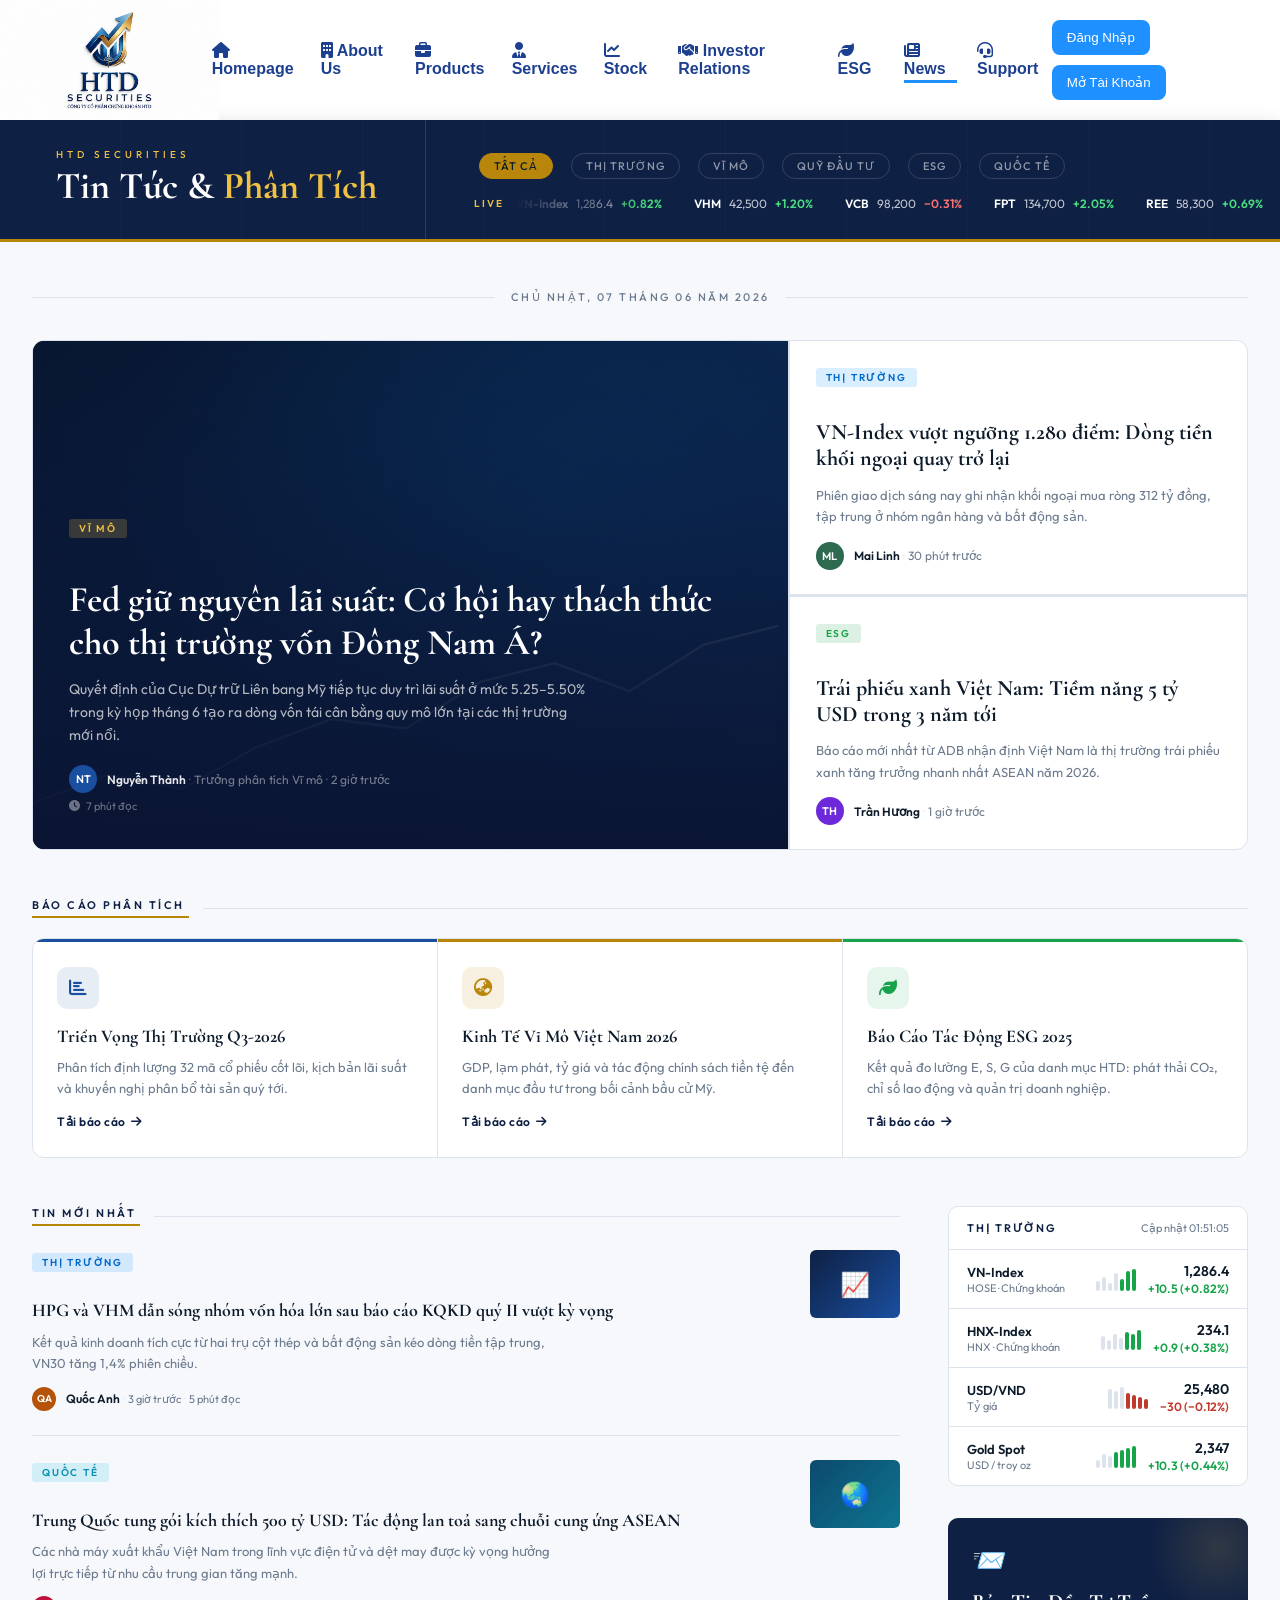
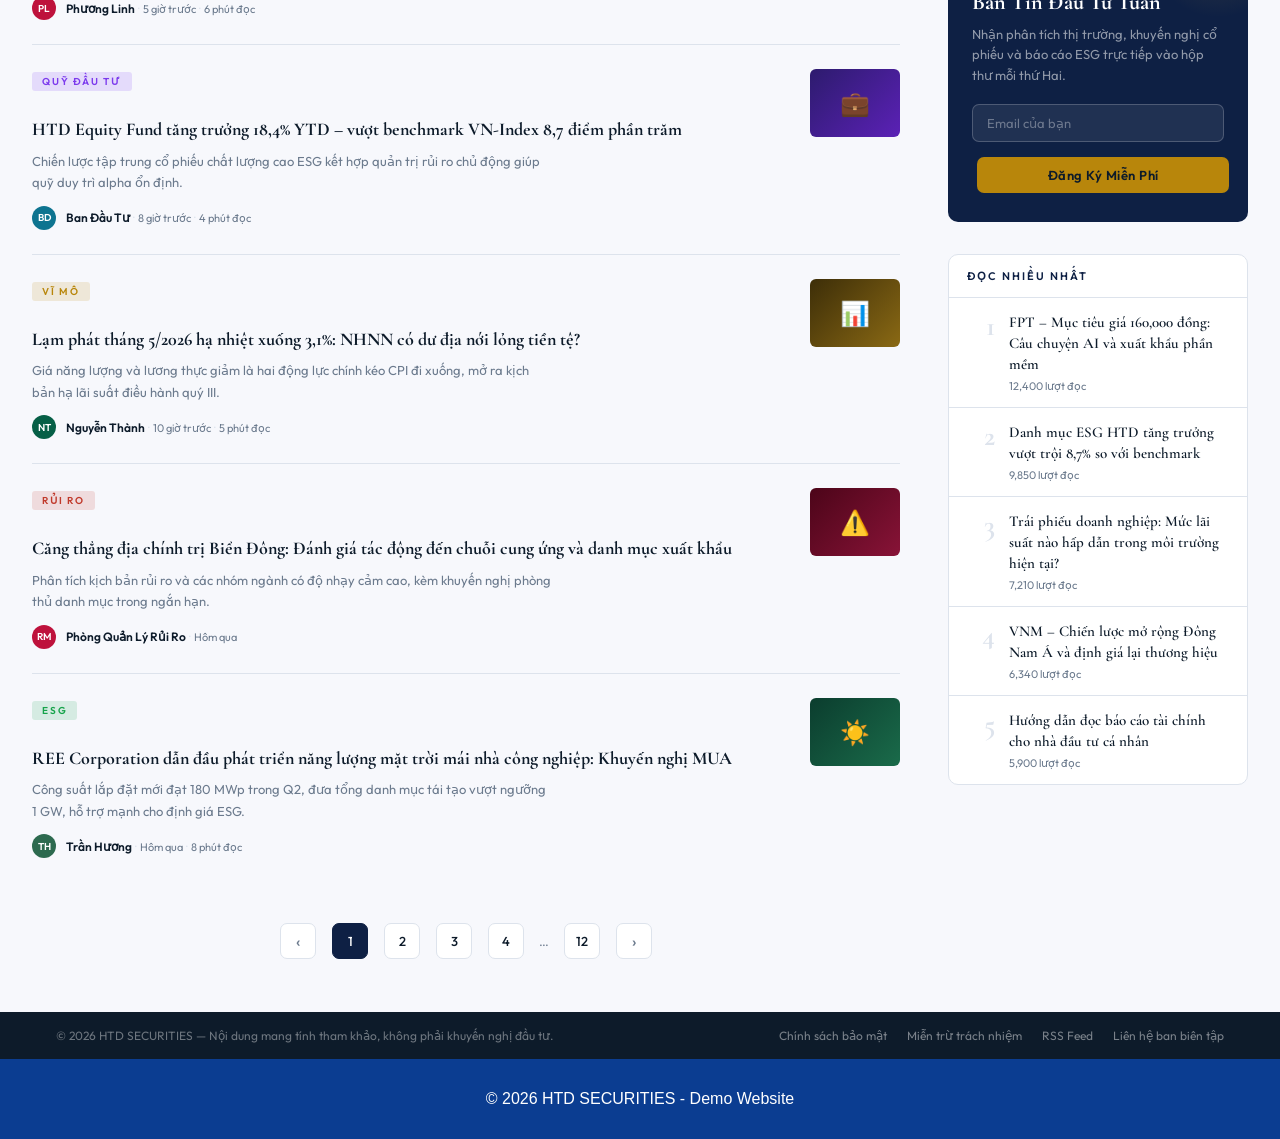
<file: news.html>
<!DOCTYPE html>
<html lang="vi">
<head>
<meta charset="UTF-8">
<meta name="viewport" content="width=device-width, initial-scale=1.0">
<title>Tin Tức & Phân Tích – HTD SECURITIES</title>
<link rel="stylesheet" href="style.css">
<link rel="stylesheet" href="https://cdnjs.cloudflare.com/ajax/libs/font-awesome/6.4.0/css/all.min.css">
<link rel="preconnect" href="https://fonts.googleapis.com">
<link rel="preconnect" href="https://fonts.gstatic.com" crossorigin>
<link href="https://fonts.googleapis.com/css2?family=Cormorant+Garamond:ital,wght@0,400;0,500;0,600;0,700;1,400;1,600&family=Outfit:wght@300;400;500;600&display=swap" rel="stylesheet">

<style>
/* ============================================================
   NEWS PAGE – SCOPED STYLES
   ============================================================ */
.news-page *, .news-page *::before, .news-page *::after {
  box-sizing: border-box;
}

:root {
  --n-ink:      #0d1b2a;
  --n-navy:     #0e2044;
  --n-gold:     #b8860b;
  --n-gold-lt:  #f0c040;
  --n-red:      #c0392b;
  --n-muted:    #6b7a8d;
  --n-border:   #dde3ec;
  --n-bg:       #f7f8fc;
  --n-white:    #ffffff;
  --n-tag-bg:   #eef1f8;
}

.news-page {
  font-family: 'Outfit', sans-serif;
  background: var(--n-bg);
  color: var(--n-ink);
  width: 100%;
}

/* ===== MASTHEAD ===== */
.news-masthead {
  background: var(--n-navy);
  padding: 0 56px;
  display: flex;
  align-items: stretch;
  border-bottom: 3px solid var(--n-gold);
  position: relative;
  overflow: hidden;
}
.news-masthead::before {
  content: '';
  position: absolute;
  inset: 0;
  background: repeating-linear-gradient(
    90deg,
    transparent,
    transparent 120px,
    rgba(255,255,255,0.018) 120px,
    rgba(255,255,255,0.018) 121px
  );
  pointer-events: none;
}

.masthead-left {
  padding: 28px 48px 28px 0;
  border-right: 1px solid rgba(255,255,255,0.12);
  flex-shrink: 0;
}
.masthead-kicker {
  font-size: 10px;
  letter-spacing: 4px;
  text-transform: uppercase;
  color: var(--n-gold-lt);
  margin-bottom: 6px;
  font-weight: 500;
}
.masthead-title {
  font-family: 'Cormorant Garamond', serif;
  font-size: 38px;
  font-weight: 700;
  color: #ffffff;
  line-height: 1;
  white-space: nowrap;
}
.masthead-title span { color: var(--n-gold-lt); }

.masthead-right {
  flex: 1;
  padding: 28px 0 28px 48px;
  display: flex;
  flex-direction: column;
  justify-content: center;
  gap: 12px;
}

/* Category pills */
.cat-pills {
  display: flex;
  gap: 8px;
  flex-wrap: wrap;
}
.cat-pill {
  font-size: 11px;
  font-weight: 500;
  letter-spacing: 1px;
  text-transform: uppercase;
  padding: 5px 14px;
  border-radius: 20px;
  cursor: pointer;
  border: 1px solid transparent;
  transition: all 0.18s;
  color: rgba(255,255,255,0.55);
  border-color: rgba(255,255,255,0.15);
  background: transparent;
  font-family: 'Outfit', sans-serif;
}
.cat-pill:hover,
.cat-pill.active {
  background: var(--n-gold);
  border-color: var(--n-gold);
  color: var(--n-ink);
}

/* Ticker tape */
.ticker-wrap {
  display: flex;
  align-items: center;
  gap: 12px;
  overflow: hidden;
}
.ticker-label {
  font-size: 10px;
  letter-spacing: 2px;
  text-transform: uppercase;
  color: var(--n-gold-lt);
  white-space: nowrap;
  font-weight: 600;
}
.ticker-track {
  overflow: hidden;
  flex: 1;
  mask-image: linear-gradient(90deg, transparent, black 5%, black 95%, transparent);
}
.ticker-inner {
  display: flex;
  gap: 32px;
  white-space: nowrap;
  animation: tickerScroll 28s linear infinite;
}
.ticker-item {
  display: flex;
  align-items: center;
  gap: 8px;
  font-size: 12px;
  color: rgba(255,255,255,0.75);
  flex-shrink: 0;
}
.ticker-item .t-code { font-weight: 600; color: #fff; }
.ticker-item .t-up   { color: #4ade80; font-weight: 600; }
.ticker-item .t-dn   { color: #f87171; font-weight: 600; }
@keyframes tickerScroll {
  0%   { transform: translateX(0); }
  100% { transform: translateX(-50%); }
}

/* ===== PAGE BODY ===== */
.news-body {
  max-width: 1300px;
  margin: 0 auto;
  padding: 48px 32px;
}

/* ===== DATE RULE ===== */
.date-rule {
  display: flex;
  align-items: center;
  gap: 16px;
  margin-bottom: 36px;
}
.date-rule-line {
  flex: 1;
  height: 1px;
  background: var(--n-border);
}
.date-rule-text {
  font-size: 11px;
  letter-spacing: 2.5px;
  text-transform: uppercase;
  color: var(--n-muted);
  white-space: nowrap;
  font-weight: 500;
}

/* ===== HERO GRID ===== */
.hero-grid {
  display: grid;
  grid-template-columns: 1.65fr 1fr;
  grid-template-rows: auto auto;
  gap: 2px;
  background: var(--n-border);
  border: 1px solid var(--n-border);
  border-radius: 12px;
  overflow: hidden;
  margin-bottom: 48px;
}

/* FEATURE article */
.article-feature {
  grid-row: 1 / 3;
  position: relative;
  min-height: 480px;
  background: var(--n-navy);
  display: flex;
  flex-direction: column;
  justify-content: flex-end;
  padding: 36px;
  cursor: pointer;
  overflow: hidden;
}
.article-feature::before {
  content: '';
  position: absolute;
  inset: 0;
  background: linear-gradient(to top, rgba(10,20,50,0.97) 0%, rgba(10,20,50,0.55) 55%, rgba(10,20,50,0.1) 100%);
  z-index: 1;
}
.feature-bg {
  position: absolute;
  inset: 0;
  background:
    radial-gradient(ellipse at 70% 30%, rgba(0,150,255,0.12), transparent 60%),
    linear-gradient(145deg, #071630 0%, #0e3060 100%);
  z-index: 0;
}
/* Decorative chart lines on feature bg */
.feature-bg-chart {
  position: absolute;
  bottom: 0; left: 0; right: 0;
  height: 55%;
  z-index: 0;
  opacity: 0.18;
}
.article-feature-body {
  position: relative;
  z-index: 2;
}
.article-feature:hover .feature-bg { filter: brightness(1.1); }

/* SIDE articles */
.article-side {
  background: var(--n-white);
  padding: 24px 26px;
  cursor: pointer;
  transition: background 0.18s;
  display: flex;
  flex-direction: column;
  justify-content: space-between;
}
.article-side:hover { background: #f0f3f9; }
.article-side + .article-side {
  border-top: 1px solid var(--n-border);
}

/* SHARED article parts */
.art-tag {
  display: inline-block;
  font-size: 10px;
  font-weight: 600;
  letter-spacing: 1.8px;
  text-transform: uppercase;
  padding: 3px 10px;
  border-radius: 3px;
  margin-bottom: 10px;
}
.art-tag.market  { background: rgba(0,140,255,0.15); color: #0068c8; }
.art-tag.macro   { background: rgba(184,134,11,0.15); color: var(--n-gold); }
.art-tag.esg     { background: rgba(22,163,74,0.15);  color: #16a34a; }
.art-tag.fund    { background: rgba(124,58,237,0.15); color: #7c3aed; }
.art-tag.risk    { background: rgba(192,57,43,0.15);  color: var(--n-red); }
.art-tag.global  { background: rgba(6,182,212,0.15);  color: #0891b2; }

.art-tag.light-market { background: rgba(0,140,255,0.2);  color: #7fd3ff; }
.art-tag.light-macro  { background: rgba(240,192,64,0.2); color: var(--n-gold-lt); }
.art-tag.light-esg    { background: rgba(74,222,128,0.2); color: #4ade80; }

.art-headline {
  font-family: 'Cormorant Garamond', serif;
  font-weight: 700;
  line-height: 1.2;
  margin-bottom: 10px;
}
.art-headline.xl { font-size: 36px; color: #fff; }
.art-headline.lg { font-size: 22px; color: var(--n-ink); }
.art-headline.md { font-size: 18px; color: var(--n-ink); }

.art-deck {
  font-size: 14px;
  line-height: 1.65;
  color: rgba(255,255,255,0.7);
  margin-bottom: 18px;
  max-width: 520px;
}
.art-deck.dark { color: var(--n-muted); }

.art-byline {
  display: flex;
  align-items: center;
  gap: 10px;
  font-size: 12px;
}
.art-byline .avatar {
  width: 28px; height: 28px;
  border-radius: 50%;
  display: flex; align-items: center; justify-content: center;
  font-size: 11px; font-weight: 600;
  flex-shrink: 0;
}
.art-byline .av-1 { background: #1a4fa0; color: #fff; }
.art-byline .av-2 { background: #2d6a4f; color: #fff; }
.art-byline .av-3 { background: #6d28d9; color: #fff; }
.art-byline .av-4 { background: #b45309; color: #fff; }
.art-byline .av-5 { background: #be123c; color: #fff; }
.art-byline .av-6 { background: #0e7490; color: #fff; }
.art-byline .av-7 { background: #065f46; color: #fff; }

.byline-name { font-weight: 600; color: rgba(255,255,255,0.9); }
.byline-meta { color: rgba(255,255,255,0.45); }
.byline-name.dark { color: var(--n-ink); }
.byline-meta.dark { color: var(--n-muted); }
.byline-dot { color: rgba(255,255,255,0.3); }
.byline-dot.dark { color: var(--n-border); }

/* Read time */
.read-time {
  font-size: 11px;
  color: rgba(255,255,255,0.4);
  margin-top: 6px;
}
.read-time.dark { color: var(--n-muted); }

/* ===== SECTION LABEL ===== */
.section-rule {
  display: flex;
  align-items: center;
  gap: 14px;
  margin-bottom: 24px;
}
.section-rule-label {
  font-size: 11px;
  font-weight: 600;
  letter-spacing: 2.5px;
  text-transform: uppercase;
  color: var(--n-navy);
  white-space: nowrap;
  padding-right: 4px;
  border-bottom: 2px solid var(--n-gold);
  padding-bottom: 4px;
}
.section-rule-line { flex: 1; height: 1px; background: var(--n-border); }

/* ===== MAIN CONTENT LAYOUT ===== */
.content-layout {
  display: grid;
  grid-template-columns: 1fr 300px;
  gap: 48px;
  align-items: start;
}

/* ===== CARD LIST ===== */
.card-list { display: flex; flex-direction: column; gap: 0; }

.news-card {
  display: grid;
  grid-template-columns: 1fr 90px;
  gap: 20px;
  padding: 24px 0;
  border-bottom: 1px solid var(--n-border);
  cursor: pointer;
  transition: background 0.15s;
  align-items: start;
}
.news-card:hover { background: rgba(14,32,68,0.03); }
.news-card:first-child { padding-top: 0; }
.news-card:last-child { border-bottom: none; }

.nc-thumb {
  width: 90px; height: 68px;
  border-radius: 6px;
  overflow: hidden;
  flex-shrink: 0;
}
.nc-thumb-inner {
  width: 100%; height: 100%;
  display: flex; align-items: center; justify-content: center;
  font-size: 24px;
}
.thumb-market { background: linear-gradient(135deg, #0e2044, #1a4fa0); }
.thumb-macro  { background: linear-gradient(135deg, #3d2e08, #8a6914); }
.thumb-esg    { background: linear-gradient(135deg, #0b3d2e, #1a6b4a); }
.thumb-fund   { background: linear-gradient(135deg, #2d1b6e, #5b21b6); }
.thumb-risk   { background: linear-gradient(135deg, #4c0519, #881337); }
.thumb-global { background: linear-gradient(135deg, #0c4a6e, #0e7490); }

/* ===== ANALYSIS STRIP ===== */
.analysis-strip {
  display: grid;
  grid-template-columns: repeat(3, 1fr);
  gap: 1px;
  background: var(--n-border);
  border: 1px solid var(--n-border);
  border-radius: 12px;
  overflow: hidden;
  margin-bottom: 48px;
}

.analysis-card {
  background: var(--n-white);
  padding: 28px 24px;
  cursor: pointer;
  transition: background 0.18s;
  position: relative;
}
.analysis-card:hover { background: #f0f3f9; }
.analysis-card::before {
  content: '';
  position: absolute;
  top: 0; left: 0; right: 0;
  height: 3px;
}
.ac-blue::before  { background: #1a4fa0; }
.ac-gold::before  { background: var(--n-gold); }
.ac-green::before { background: #16a34a; }

.ac-icon {
  width: 42px; height: 42px;
  border-radius: 10px;
  display: flex; align-items: center; justify-content: center;
  font-size: 18px;
  margin-bottom: 16px;
}
.ac-icon.blue  { background: rgba(26,79,160,0.1); color: #1a4fa0; }
.ac-icon.gold  { background: rgba(184,134,11,0.12); color: var(--n-gold); }
.ac-icon.green { background: rgba(22,163,74,0.1);  color: #16a34a; }

.ac-title {
  font-family: 'Cormorant Garamond', serif;
  font-size: 18px; font-weight: 700;
  color: var(--n-ink);
  line-height: 1.3;
  margin-bottom: 8px;
}
.ac-desc {
  font-size: 13px; color: var(--n-muted);
  line-height: 1.6;
  margin-bottom: 16px;
}
.ac-link {
  font-size: 12px; font-weight: 600;
  color: var(--n-navy);
  text-decoration: none;
  display: flex; align-items: center; gap: 5px;
  letter-spacing: 0.5px;
}
.ac-link i { font-size: 12px; transition: transform 0.18s; }
.analysis-card:hover .ac-link i { transform: translateX(3px); }

/* ===== SIDEBAR ===== */
.sidebar { display: flex; flex-direction: column; gap: 32px; }

/* Market snapshot */
.sidebar-box {
  background: var(--n-white);
  border: 1px solid var(--n-border);
  border-radius: 10px;
  overflow: hidden;
}
.sb-header {
  padding: 14px 18px;
  border-bottom: 1px solid var(--n-border);
  display: flex; justify-content: space-between; align-items: center;
}
.sb-title {
  font-size: 11px; letter-spacing: 2px; text-transform: uppercase;
  font-weight: 600; color: var(--n-navy);
}
.sb-update { font-size: 11px; color: var(--n-muted); }

.market-row {
  display: flex; justify-content: space-between; align-items: center;
  padding: 12px 18px;
  border-bottom: 1px solid var(--n-border);
  transition: background 0.15s;
}
.market-row:last-child { border-bottom: none; }
.market-row:hover { background: #f7f8fc; }
.mr-name { font-size: 13px; font-weight: 600; color: var(--n-ink); }
.mr-sub  { font-size: 11px; color: var(--n-muted); margin-top: 1px; }
.mr-val  { text-align: right; }
.mr-price { font-size: 14px; font-weight: 600; color: var(--n-ink); }
.mr-change { font-size: 12px; font-weight: 600; margin-top: 1px; }
.mr-change.up { color: #16a34a; }
.mr-change.dn { color: var(--n-red); }

/* Mini spark */
.spark-bar {
  display: flex; align-items: flex-end; gap: 2px;
  height: 24px; margin-right: 12px;
}
.spark-b { width: 4px; border-radius: 2px; }

/* Newsletter CTA */
.newsletter-box {
  background: var(--n-navy);
  border-radius: 10px;
  padding: 24px;
  position: relative;
  overflow: hidden;
}
.newsletter-box::before {
  content: '';
  position: absolute;
  top: -40px; right: -40px;
  width: 140px; height: 140px;
  border-radius: 50%;
  background: radial-gradient(circle, rgba(240,192,64,0.15), transparent 70%);
  pointer-events: none;
}
.nl-icon { font-size: 28px; margin-bottom: 12px; }
.nl-title {
  font-family: 'Cormorant Garamond', serif;
  font-size: 22px; font-weight: 700; color: #fff;
  margin-bottom: 8px; line-height: 1.2;
}
.nl-desc { font-size: 13px; color: rgba(255,255,255,0.55); line-height: 1.6; margin-bottom: 18px; }
.nl-input-row { display: flex; gap: 8px; flex-direction: column; gap: 10px; }
.nl-input {
  width: 100%;
  padding: 10px 14px;
  border-radius: 7px;
  border: 1px solid rgba(255,255,255,0.2);
  background: rgba(255,255,255,0.08);
  color: #fff;
  font-size: 13px;
  font-family: 'Outfit', sans-serif;
  outline: none;
  transition: border-color 0.18s;
}
.nl-input::placeholder { color: rgba(255,255,255,0.35); }
.nl-input:focus { border-color: var(--n-gold-lt); }
.nl-btn {
  width: 100%;
  padding: 10px;
  border-radius: 7px;
  border: none;
  background: var(--n-gold);
  color: var(--n-ink);
  font-size: 13px;
  font-weight: 600;
  font-family: 'Outfit', sans-serif;
  cursor: pointer;
  transition: background 0.18s;
  letter-spacing: 0.5px;
}
.nl-btn:hover { background: var(--n-gold-lt); }

/* Most read */
.most-read-item {
  display: flex; gap: 14px;
  padding: 14px 18px;
  border-bottom: 1px solid var(--n-border);
  cursor: pointer;
  transition: background 0.15s;
}
.most-read-item:last-child { border-bottom: none; }
.most-read-item:hover { background: #f7f8fc; }
.mr-num {
  font-family: 'Cormorant Garamond', serif;
  font-size: 28px; font-weight: 700;
  color: var(--n-border);
  line-height: 1;
  flex-shrink: 0;
  width: 28px;
  text-align: right;
}
.mr-headline {
  font-family: 'Cormorant Garamond', serif;
  font-size: 15px; font-weight: 600;
  color: var(--n-ink); line-height: 1.4;
}
.mr-time { font-size: 11px; color: var(--n-muted); margin-top: 4px; }

/* ===== PAGINATION ===== */
.pagination {
  display: flex; align-items: center; justify-content: center;
  gap: 6px; margin-top: 36px;
}
.pg-btn {
  width: 36px; height: 36px;
  border-radius: 7px;
  border: 1px solid var(--n-border);
  background: var(--n-white);
  color: var(--n-ink);
  font-size: 13px; font-weight: 500;
  display: flex; align-items: center; justify-content: center;
  cursor: pointer;
  font-family: 'Outfit', sans-serif;
  transition: all 0.15s;
}
.pg-btn:hover { border-color: var(--n-navy); color: var(--n-navy); }
.pg-btn.active { background: var(--n-navy); border-color: var(--n-navy); color: #fff; }
.pg-btn.arrow  { font-size: 16px; color: var(--n-muted); }

/* ===== INFO BAR ===== */
.news-info-bar {
  background: var(--n-ink);
  padding: 16px 56px;
  display: flex;
  justify-content: space-between;
  align-items: center;
  flex-wrap: wrap;
  gap: 10px;
}
.nib-note { font-size: 12px; color: rgba(255,255,255,0.4); }
.nib-links { display: flex; gap: 20px; }
.nib-link  { font-size: 12px; color: rgba(255,255,255,0.45); text-decoration: none; transition: color 0.15s; }
.nib-link:hover { color: var(--n-gold-lt); }
</style>
</head>
<body>

<!-- ========== HEADER (giữ nguyên từ gốc) ========== -->
<header>
  <div class="logo">
    <img src="DOBN/logo.png" alt="HTD SECURITIES logo">
  </div>
  <nav>
    <a href="index.html"><i class="fas fa-home"></i> Homepage</a>
    <a href="about.html"><i class="fas fa-building"></i> About Us</a>
    <a href="products.html"><i class="fas fa-briefcase"></i> Products</a>
    <a href="customer.html"><i class="fas fa-user-tie"></i> Services</a>
    <a href="stocks.html"><i class="fas fa-chart-line"></i> Stock</a>
     <a href="shareholderc.html"><i class="fas fa-handshake"></i> Investor Relations</a>
    <a href="esg.html"><i class="fas fa-leaf"></i> ESG</a>
    <a href="news.html" class="active"><i class="fas fa-newspaper"></i> News</a>
    <a href="support.html"><i class="fas fa-headset"></i> Support</a>
  </nav>
  <div class="auth-buttons">
    <button class="btn-login">Đăng Nhập</button>
    <button class="btn-register">Mở Tài Khoản</button>
  </div>
</header>

<!-- ========== NEWS PAGE ========== -->
<div class="wrapper" style="border-radius:0;margin:0;width:100%;">
<div class="news-page">

  <!-- MASTHEAD -->
  <div class="news-masthead">
    <div class="masthead-left">
      <div class="masthead-kicker">HTD SECURITIES</div>
      <div class="masthead-title">Tin Tức &amp; <span>Phân Tích</span></div>
    </div>
    <div class="masthead-right">
      <div class="cat-pills">
        <button class="cat-pill active" onclick="filterCategory('all', this)">Tất Cả</button>
        <button class="cat-pill" onclick="filterCategory('market', this)">Thị Trường</button>
        <button class="cat-pill" onclick="filterCategory('macro', this)">Vĩ Mô</button>
        <button class="cat-pill" onclick="filterCategory('fund', this)">Quỹ Đầu Tư</button>
        <button class="cat-pill" onclick="filterCategory('esg', this)">ESG</button>
        <button class="cat-pill" onclick="filterCategory('global', this)">Quốc Tế</button>
      </div>
      <div class="ticker-wrap">
        <div class="ticker-label">Live</div>
        <div class="ticker-track">
          <div class="ticker-inner" id="ticker">
            <div class="ticker-item"><span class="t-code">VN-Index</span><span>1,286.4</span><span class="t-up">+0.82%</span></div>
            <div class="ticker-item"><span class="t-code">VHM</span><span>42,500</span><span class="t-up">+1.20%</span></div>
            <div class="ticker-item"><span class="t-code">VCB</span><span>98,200</span><span class="t-dn">−0.31%</span></div>
            <div class="ticker-item"><span class="t-code">FPT</span><span>134,700</span><span class="t-up">+2.05%</span></div>
            <div class="ticker-item"><span class="t-code">REE</span><span>58,300</span><span class="t-up">+0.69%</span></div>
            <div class="ticker-item"><span class="t-code">HPG</span><span>27,450</span><span class="t-dn">−0.54%</span></div>
            <div class="ticker-item"><span class="t-code">HNX</span><span>234.1</span><span class="t-up">+0.38%</span></div>
            <div class="ticker-item"><span class="t-code">USD/VND</span><span>25,480</span><span class="t-dn">−0.12%</span></div>
            <div class="ticker-item"><span class="t-code">Gold</span><span>2,347 USD</span><span class="t-up">+0.44%</span></div>
            <!-- duplicate for loop -->
            <div class="ticker-item"><span class="t-code">VN-Index</span><span>1,286.4</span><span class="t-up">+0.82%</span></div>
            <div class="ticker-item"><span class="t-code">VHM</span><span>42,500</span><span class="t-up">+1.20%</span></div>
            <div class="ticker-item"><span class="t-code">VCB</span><span>98,200</span><span class="t-dn">−0.31%</span></div>
            <div class="ticker-item"><span class="t-code">FPT</span><span>134,700</span><span class="t-up">+2.05%</span></div>
            <div class="ticker-item"><span class="t-code">REE</span><span>58,300</span><span class="t-up">+0.69%</span></div>
            <div class="ticker-item"><span class="t-code">HPG</span><span>27,450</span><span class="t-dn">−0.54%</span></div>
            <div class="ticker-item"><span class="t-code">HNX</span><span>234.1</span><span class="t-up">+0.38%</span></div>
            <div class="ticker-item"><span class="t-code">USD/VND</span><span>25,480</span><span class="t-dn">−0.12%</span></div>
            <div class="ticker-item"><span class="t-code">Gold</span><span>2,347 USD</span><span class="t-up">+0.44%</span></div>
          </div>
        </div>
      </div>
    </div>
  </div><!-- /masthead -->

  <!-- PAGE BODY -->
  <div class="news-body">

    <!-- DATE RULE -->
    <div class="date-rule">
      <div class="date-rule-line"></div>
      <div class="date-rule-text">Chủ nhật, 07 tháng 06 năm 2026</div>
      <div class="date-rule-line"></div>
    </div>

    <!-- HERO GRID -->
    <div class="hero-grid" id="hero-grid">

      <!-- FEATURE -->
      <article class="article-feature" data-cat="macro">
        <div class="feature-bg">
          <!-- Decorative SVG chart -->
          <svg class="feature-bg-chart" viewBox="0 0 800 300" xmlns="http://www.w3.org/2000/svg" preserveAspectRatio="none" aria-hidden="true">
            <polyline points="0,250 80,220 160,235 240,190 320,160 400,170 480,120 560,100 640,130 720,80 800,60"
              fill="none" stroke="#ffffff" stroke-width="2.5"/>
            <polygon points="0,250 80,220 160,235 240,190 320,160 400,170 480,120 560,100 640,130 720,80 800,60 800,300 0,300"
              fill="rgba(255,255,255,0.06)"/>
            <line x1="0" y1="150" x2="800" y2="150" stroke="rgba(255,255,255,0.08)" stroke-width="1" stroke-dasharray="6 4"/>
          </svg>
        </div>
        <div class="article-feature-body">
          <span class="art-tag light-macro">Vĩ Mô</span>
          <h2 class="art-headline xl">Fed giữ nguyên lãi suất: Cơ hội hay thách thức cho thị trường vốn Đông Nam Á?</h2>
          <p class="art-deck">Quyết định của Cục Dự trữ Liên bang Mỹ tiếp tục duy trì lãi suất ở mức 5.25–5.50% trong kỳ họp tháng 6 tạo ra dòng vốn tái cân bằng quy mô lớn tại các thị trường mới nổi.</p>
          <div class="art-byline">
            <div class="avatar av-1">NT</div>
            <div>
              <span class="byline-name">Nguyễn Thành</span>
              <span class="byline-dot"> · </span>
              <span class="byline-meta">Trưởng phân tích Vĩ mô</span>
              <span class="byline-dot"> · </span>
              <span class="byline-meta">2 giờ trước</span>
            </div>
          </div>
          <div class="read-time"><i class="fas fa-clock" style="margin-right:4px;"></i> 7 phút đọc</div>
        </div>
      </article>

      <!-- SIDE 1 -->
      <article class="article-side" data-cat="market">
        <div>
          <span class="art-tag market">Thị Trường</span>
          <h3 class="art-headline lg">VN-Index vượt ngưỡng 1.280 điểm: Dòng tiền khối ngoại quay trở lại</h3>
          <p class="art-deck dark" style="font-size:13px;margin-bottom:14px;">Phiên giao dịch sáng nay ghi nhận khối ngoại mua ròng 312 tỷ đồng, tập trung ở nhóm ngân hàng và bất động sản.</p>
        </div>
        <div class="art-byline">
          <div class="avatar av-2">ML</div>
          <div>
            <span class="byline-name dark">Mai Linh</span>
            <span class="byline-dot dark"> · </span>
            <span class="byline-meta dark">30 phút trước</span>
          </div>
        </div>
      </article>

      <!-- SIDE 2 -->
      <article class="article-side" data-cat="esg">
        <div>
          <span class="art-tag esg">ESG</span>
          <h3 class="art-headline lg">Trái phiếu xanh Việt Nam: Tiềm năng 5 tỷ USD trong 3 năm tới</h3>
          <p class="art-deck dark" style="font-size:13px;margin-bottom:14px;">Báo cáo mới nhất từ ADB nhận định Việt Nam là thị trường trái phiếu xanh tăng trưởng nhanh nhất ASEAN năm 2026.</p>
        </div>
        <div class="art-byline">
          <div class="avatar av-3">TH</div>
          <div>
            <span class="byline-name dark">Trần Hương</span>
            <span class="byline-dot dark"> · </span>
            <span class="byline-meta dark">1 giờ trước</span>
          </div>
        </div>
      </article>

    </div><!-- /hero-grid -->

    <!-- ANALYSIS STRIP -->
    <div class="section-rule" style="margin-bottom:20px;">
      <div class="section-rule-label">Báo Cáo Phân Tích</div>
      <div class="section-rule-line"></div>
    </div>
    <div class="analysis-strip" style="margin-bottom:48px;">
      <div class="analysis-card ac-blue">
        <div class="ac-icon blue"><i class="fas fa-chart-bar"></i></div>
        <div class="ac-title">Triển Vọng Thị Trường Q3-2026</div>
        <div class="ac-desc">Phân tích định lượng 32 mã cổ phiếu cốt lõi, kịch bản lãi suất và khuyến nghị phân bổ tài sản quý tới.</div>
        <a class="ac-link" href="#">Tải báo cáo <i class="fas fa-arrow-right"></i></a>
      </div>
      <div class="analysis-card ac-gold">
        <div class="ac-icon gold"><i class="fas fa-globe-asia"></i></div>
        <div class="ac-title">Kinh Tế Vĩ Mô Việt Nam 2026</div>
        <div class="ac-desc">GDP, lạm phát, tỷ giá và tác động chính sách tiền tệ đến danh mục đầu tư trong bối cảnh bầu cử Mỹ.</div>
        <a class="ac-link" href="#">Tải báo cáo <i class="fas fa-arrow-right"></i></a>
      </div>
      <div class="analysis-card ac-green">
        <div class="ac-icon green"><i class="fas fa-leaf"></i></div>
        <div class="ac-title">Báo Cáo Tác Động ESG 2025</div>
        <div class="ac-desc">Kết quả đo lường E, S, G của danh mục HTD: phát thải CO₂, chỉ số lao động và quản trị doanh nghiệp.</div>
        <a class="ac-link" href="#">Tải báo cáo <i class="fas fa-arrow-right"></i></a>
      </div>
    </div>

    <!-- MAIN CONTENT LAYOUT -->
    <div class="content-layout">

      <!-- LEFT: CARD LIST -->
      <div>
        <div class="section-rule">
          <div class="section-rule-label">Tin Mới Nhất</div>
          <div class="section-rule-line"></div>
        </div>

        <div class="card-list" id="news-list">

          <article class="news-card" data-cat="market">
            <div>
              <span class="art-tag market">Thị Trường</span>
              <h3 class="art-headline md">HPG và VHM dẫn sóng nhóm vốn hóa lớn sau báo cáo KQKD quý II vượt kỳ vọng</h3>
              <p class="art-deck dark" style="font-size:13px;margin-top:6px;margin-bottom:12px;">Kết quả kinh doanh tích cực từ hai trụ cột thép và bất động sản kéo dòng tiền tập trung, VN30 tăng 1,4% phiên chiều.</p>
              <div class="art-byline">
                <div class="avatar av-4" style="width:24px;height:24px;font-size:10px;">QA</div>
                <div>
                  <span class="byline-name dark" style="font-size:12px;">Quốc Anh</span>
                  <span class="byline-dot dark"> · </span>
                  <span class="byline-meta dark" style="font-size:11px;">3 giờ trước</span>
                  <span class="byline-dot dark"> · </span>
                  <span class="byline-meta dark" style="font-size:11px;">5 phút đọc</span>
                </div>
              </div>
            </div>
            <div class="nc-thumb">
              <div class="nc-thumb-inner thumb-market">📈</div>
            </div>
          </article>

          <article class="news-card" data-cat="global">
            <div>
              <span class="art-tag global">Quốc Tế</span>
              <h3 class="art-headline md">Trung Quốc tung gói kích thích 500 tỷ USD: Tác động lan toả sang chuỗi cung ứng ASEAN</h3>
              <p class="art-deck dark" style="font-size:13px;margin-top:6px;margin-bottom:12px;">Các nhà máy xuất khẩu Việt Nam trong lĩnh vực điện tử và dệt may được kỳ vọng hưởng lợi trực tiếp từ nhu cầu trung gian tăng mạnh.</p>
              <div class="art-byline">
                <div class="avatar av-5" style="width:24px;height:24px;font-size:10px;">PL</div>
                <div>
                  <span class="byline-name dark" style="font-size:12px;">Phương Linh</span>
                  <span class="byline-dot dark"> · </span>
                  <span class="byline-meta dark" style="font-size:11px;">5 giờ trước</span>
                  <span class="byline-dot dark"> · </span>
                  <span class="byline-meta dark" style="font-size:11px;">6 phút đọc</span>
                </div>
              </div>
            </div>
            <div class="nc-thumb">
              <div class="nc-thumb-inner thumb-global">🌏</div>
            </div>
          </article>

          <article class="news-card" data-cat="fund">
            <div>
              <span class="art-tag fund">Quỹ Đầu Tư</span>
              <h3 class="art-headline md">HTD Equity Fund tăng trưởng 18,4% YTD – vượt benchmark VN-Index 8,7 điểm phần trăm</h3>
              <p class="art-deck dark" style="font-size:13px;margin-top:6px;margin-bottom:12px;">Chiến lược tập trung cổ phiếu chất lượng cao ESG kết hợp quản trị rủi ro chủ động giúp quỹ duy trì alpha ổn định.</p>
              <div class="art-byline">
                <div class="avatar av-6" style="width:24px;height:24px;font-size:10px;">BD</div>
                <div>
                  <span class="byline-name dark" style="font-size:12px;">Ban Đầu Tư</span>
                  <span class="byline-dot dark"> · </span>
                  <span class="byline-meta dark" style="font-size:11px;">8 giờ trước</span>
                  <span class="byline-dot dark"> · </span>
                  <span class="byline-meta dark" style="font-size:11px;">4 phút đọc</span>
                </div>
              </div>
            </div>
            <div class="nc-thumb">
              <div class="nc-thumb-inner thumb-fund">💼</div>
            </div>
          </article>

          <article class="news-card" data-cat="macro">
            <div>
              <span class="art-tag macro">Vĩ Mô</span>
              <h3 class="art-headline md">Lạm phát tháng 5/2026 hạ nhiệt xuống 3,1%: NHNN có dư địa nới lỏng tiền tệ?</h3>
              <p class="art-deck dark" style="font-size:13px;margin-top:6px;margin-bottom:12px;">Giá năng lượng và lương thực giảm là hai động lực chính kéo CPI đi xuống, mở ra kịch bản hạ lãi suất điều hành quý III.</p>
              <div class="art-byline">
                <div class="avatar av-7" style="width:24px;height:24px;font-size:10px;">NT</div>
                <div>
                  <span class="byline-name dark" style="font-size:12px;">Nguyễn Thành</span>
                  <span class="byline-dot dark"> · </span>
                  <span class="byline-meta dark" style="font-size:11px;">10 giờ trước</span>
                  <span class="byline-dot dark"> · </span>
                  <span class="byline-meta dark" style="font-size:11px;">5 phút đọc</span>
                </div>
              </div>
            </div>
            <div class="nc-thumb">
              <div class="nc-thumb-inner thumb-macro">📊</div>
            </div>
          </article>

          <article class="news-card" data-cat="risk">
            <div>
              <span class="art-tag risk">Rủi Ro</span>
              <h3 class="art-headline md">Căng thẳng địa chính trị Biển Đông: Đánh giá tác động đến chuỗi cung ứng và danh mục xuất khẩu</h3>
              <p class="art-deck dark" style="font-size:13px;margin-top:6px;margin-bottom:12px;">Phân tích kịch bản rủi ro và các nhóm ngành có độ nhạy cảm cao, kèm khuyến nghị phòng thủ danh mục trong ngắn hạn.</p>
              <div class="art-byline">
                <div class="avatar av-5" style="width:24px;height:24px;font-size:10px;">RM</div>
                <div>
                  <span class="byline-name dark" style="font-size:12px;">Phòng Quản Lý Rủi Ro</span>
                  <span class="byline-dot dark"> · </span>
                  <span class="byline-meta dark" style="font-size:11px;">Hôm qua</span>
                </div>
              </div>
            </div>
            <div class="nc-thumb">
              <div class="nc-thumb-inner thumb-risk">⚠️</div>
            </div>
          </article>

          <article class="news-card" data-cat="esg">
            <div>
              <span class="art-tag esg">ESG</span>
              <h3 class="art-headline md">REE Corporation dẫn đầu phát triển năng lượng mặt trời mái nhà công nghiệp: Khuyến nghị MUA</h3>
              <p class="art-deck dark" style="font-size:13px;margin-top:6px;margin-bottom:12px;">Công suất lắp đặt mới đạt 180 MWp trong Q2, đưa tổng danh mục tái tạo vượt ngưỡng 1 GW, hỗ trợ mạnh cho định giá ESG.</p>
              <div class="art-byline">
                <div class="avatar av-2" style="width:24px;height:24px;font-size:10px;">TH</div>
                <div>
                  <span class="byline-name dark" style="font-size:12px;">Trần Hương</span>
                  <span class="byline-dot dark"> · </span>
                  <span class="byline-meta dark" style="font-size:11px;">Hôm qua</span>
                  <span class="byline-dot dark"> · </span>
                  <span class="byline-meta dark" style="font-size:11px;">8 phút đọc</span>
                </div>
              </div>
            </div>
            <div class="nc-thumb">
              <div class="nc-thumb-inner thumb-esg">☀️</div>
            </div>
          </article>

        </div><!-- /card-list -->

        <!-- PAGINATION -->
        <div class="pagination">
          <button class="pg-btn arrow">&#8249;</button>
          <button class="pg-btn active">1</button>
          <button class="pg-btn">2</button>
          <button class="pg-btn">3</button>
          <button class="pg-btn">4</button>
          <span style="color:var(--n-muted);font-size:13px;padding:0 4px;">…</span>
          <button class="pg-btn">12</button>
          <button class="pg-btn arrow">&#8250;</button>
        </div>
      </div><!-- /left -->

      <!-- RIGHT: SIDEBAR -->
      <aside class="sidebar">

        <!-- MARKET SNAPSHOT -->
        <div class="sidebar-box">
          <div class="sb-header">
            <div class="sb-title">Thị Trường</div>
            <div class="sb-update" id="clock-display">Đang tải...</div>
          </div>
          <div class="market-row">
            <div>
              <div class="mr-name">VN-Index</div>
              <div class="mr-sub">HOSE · Chứng khoán</div>
            </div>
            <div style="display:flex;align-items:center;">
              <div class="spark-bar">
                <div class="spark-b" style="height:10px;background:#dde3ec;"></div>
                <div class="spark-b" style="height:14px;background:#dde3ec;"></div>
                <div class="spark-b" style="height:8px;background:#dde3ec;"></div>
                <div class="spark-b" style="height:18px;background:#dde3ec;"></div>
                <div class="spark-b" style="height:12px;background:#16a34a;"></div>
                <div class="spark-b" style="height:20px;background:#16a34a;"></div>
                <div class="spark-b" style="height:22px;background:#16a34a;"></div>
              </div>
              <div class="mr-val">
                <div class="mr-price">1,286.4</div>
                <div class="mr-change up">+10.5 (+0.82%)</div>
              </div>
            </div>
          </div>
          <div class="market-row">
            <div>
              <div class="mr-name">HNX-Index</div>
              <div class="mr-sub">HNX · Chứng khoán</div>
            </div>
            <div style="display:flex;align-items:center;">
              <div class="spark-bar">
                <div class="spark-b" style="height:14px;background:#dde3ec;"></div>
                <div class="spark-b" style="height:10px;background:#dde3ec;"></div>
                <div class="spark-b" style="height:16px;background:#dde3ec;"></div>
                <div class="spark-b" style="height:12px;background:#dde3ec;"></div>
                <div class="spark-b" style="height:18px;background:#16a34a;"></div>
                <div class="spark-b" style="height:16px;background:#16a34a;"></div>
                <div class="spark-b" style="height:20px;background:#16a34a;"></div>
              </div>
              <div class="mr-val">
                <div class="mr-price">234.1</div>
                <div class="mr-change up">+0.9 (+0.38%)</div>
              </div>
            </div>
          </div>
          <div class="market-row">
            <div>
              <div class="mr-name">USD/VND</div>
              <div class="mr-sub">Tỷ giá</div>
            </div>
            <div style="display:flex;align-items:center;">
              <div class="spark-bar">
                <div class="spark-b" style="height:20px;background:#dde3ec;"></div>
                <div class="spark-b" style="height:18px;background:#dde3ec;"></div>
                <div class="spark-b" style="height:22px;background:#dde3ec;"></div>
                <div class="spark-b" style="height:16px;background:#c0392b;"></div>
                <div class="spark-b" style="height:14px;background:#c0392b;"></div>
                <div class="spark-b" style="height:12px;background:#c0392b;"></div>
                <div class="spark-b" style="height:10px;background:#c0392b;"></div>
              </div>
              <div class="mr-val">
                <div class="mr-price">25,480</div>
                <div class="mr-change dn">−30 (−0.12%)</div>
              </div>
            </div>
          </div>
          <div class="market-row">
            <div>
              <div class="mr-name">Gold Spot</div>
              <div class="mr-sub">USD / troy oz</div>
            </div>
            <div style="display:flex;align-items:center;">
              <div class="spark-bar">
                <div class="spark-b" style="height:8px;background:#dde3ec;"></div>
                <div class="spark-b" style="height:14px;background:#dde3ec;"></div>
                <div class="spark-b" style="height:12px;background:#dde3ec;"></div>
                <div class="spark-b" style="height:16px;background:#16a34a;"></div>
                <div class="spark-b" style="height:18px;background:#16a34a;"></div>
                <div class="spark-b" style="height:20px;background:#16a34a;"></div>
                <div class="spark-b" style="height:22px;background:#16a34a;"></div>
              </div>
              <div class="mr-val">
                <div class="mr-price">2,347</div>
                <div class="mr-change up">+10.3 (+0.44%)</div>
              </div>
            </div>
          </div>
        </div><!-- /market snapshot -->

        <!-- NEWSLETTER -->
        <div class="newsletter-box">
          <div class="nl-icon">📨</div>
          <div class="nl-title">Bản Tin Đầu Tư Tuần</div>
          <div class="nl-desc">Nhận phân tích thị trường, khuyến nghị cổ phiếu và báo cáo ESG trực tiếp vào hộp thư mỗi thứ Hai.</div>
          <div class="nl-input-row">
            <input class="nl-input" type="email" placeholder="Email của bạn">
            <button class="nl-btn">Đăng Ký Miễn Phí</button>
          </div>
        </div>

        <!-- MOST READ -->
        <div class="sidebar-box">
          <div class="sb-header">
            <div class="sb-title">Đọc Nhiều Nhất</div>
          </div>
          <div class="most-read-item">
            <div class="mr-num">1</div>
            <div>
              <div class="mr-headline">FPT – Mục tiêu giá 160,000 đồng: Câu chuyện AI và xuất khẩu phần mềm</div>
              <div class="mr-time">12,400 lượt đọc</div>
            </div>
          </div>
          <div class="most-read-item">
            <div class="mr-num">2</div>
            <div>
              <div class="mr-headline">Danh mục ESG HTD tăng trưởng vượt trội 8,7% so với benchmark</div>
              <div class="mr-time">9,850 lượt đọc</div>
            </div>
          </div>
          <div class="most-read-item">
            <div class="mr-num">3</div>
            <div>
              <div class="mr-headline">Trái phiếu doanh nghiệp: Mức lãi suất nào hấp dẫn trong môi trường hiện tại?</div>
              <div class="mr-time">7,210 lượt đọc</div>
            </div>
          </div>
          <div class="most-read-item">
            <div class="mr-num">4</div>
            <div>
              <div class="mr-headline">VNM – Chiến lược mở rộng Đông Nam Á và định giá lại thương hiệu</div>
              <div class="mr-time">6,340 lượt đọc</div>
            </div>
          </div>
          <div class="most-read-item">
            <div class="mr-num">5</div>
            <div>
              <div class="mr-headline">Hướng dẫn đọc báo cáo tài chính cho nhà đầu tư cá nhân</div>
              <div class="mr-time">5,900 lượt đọc</div>
            </div>
          </div>
        </div><!-- /most read -->

      </aside><!-- /sidebar -->

    </div><!-- /content-layout -->

  </div><!-- /news-body -->

  <!-- INFO BAR -->
  <div class="news-info-bar">
    <div class="nib-note">© 2026 HTD SECURITIES — Nội dung mang tính tham khảo, không phải khuyến nghị đầu tư.</div>
    <div class="nib-links">
      <a class="nib-link" href="#">Chính sách bảo mật</a>
      <a class="nib-link" href="#">Miễn trừ trách nhiệm</a>
      <a class="nib-link" href="#">RSS Feed</a>
      <a class="nib-link" href="#">Liên hệ ban biên tập</a>
    </div>
  </div>

</div><!-- /news-page -->
</div><!-- /wrapper -->

<!-- ========== FOOTER (giữ nguyên từ gốc) ========== -->
<footer>
  <p>© 2026 HTD SECURITIES - Demo Website</p>
</footer>

<script>
/* ---- Live clock ---- */
function updateClock() {
  var now = new Date();
  var h = now.getHours().toString().padStart(2,'0');
  var m = now.getMinutes().toString().padStart(2,'0');
  var s = now.getSeconds().toString().padStart(2,'0');
  var el = document.getElementById('clock-display');
  if (el) el.textContent = 'Cập nhật ' + h + ':' + m + ':' + s;
}
updateClock();
setInterval(updateClock, 1000);

/* ---- Category filter ---- */
function filterCategory(cat, btn) {
  /* update pills */
  document.querySelectorAll('.cat-pill').forEach(function(p){ p.classList.remove('active'); });
  btn.classList.add('active');

  /* filter news cards */
  document.querySelectorAll('#news-list .news-card').forEach(function(card){
    if (cat === 'all' || card.dataset.cat === cat) {
      card.style.display = '';
    } else {
      card.style.display = 'none';
    }
  });

  /* filter hero grid side articles */
  document.querySelectorAll('#hero-grid .article-side').forEach(function(card){
    if (cat === 'all' || card.dataset.cat === cat) {
      card.style.display = '';
    } else {
      card.style.display = 'none';
    }
  });
}

/* ---- Pagination (visual only) ---- */
document.querySelectorAll('.pg-btn:not(.arrow)').forEach(function(btn){
  btn.addEventListener('click', function(){
    document.querySelectorAll('.pg-btn').forEach(function(b){ b.classList.remove('active'); });
    this.classList.add('active');
  });
});
</script>

<!-- Google Analytics -->
<script async src="https://www.googletagmanager.com/gtag/js?id=G-VVRTLD2GMN"></script>
<script>
  window.dataLayer = window.dataLayer || [];
  function gtag(){dataLayer.push(arguments);}
  gtag('js', new Date());
  gtag('config', 'G-VVRTLD2GMN');
</script>

</body>
</html>
</file>
<file: style.css>
/* RESET */
body{
  margin:0;
  font-family: Arial, sans-serif;
  background:#e9edf5;
}

/* WRAPPER */
.wrapper{
  width:95%;
  margin:20px auto;
  border-radius:20px;
  overflow:hidden;
  box-shadow:0 5px 20px rgba(0,0,0,0.15);
  background:white;
}

/* HEADER */
header{
  background:white;
  color:#1d3f8f;
  padding:15px 25px;
  display:flex;
  justify-content:space-between;
  align-items:center;
}

/* LOGO */
.logo{
  display:flex;
  align-items:center;
  background:white;
  padding:5px 10px;
  border-radius:12px;
}

.logo img{
  height:80px; /* giảm lại cho cân */
  transform:scale(1.5);
}

/* MENU */
nav{
  display: flex;
  align-items: center;
  flex-wrap: nowrap; /* 👈 thêm dòng này */
}

nav a{
  color:#1d3f8f;
  margin-left:20px;
  text-decoration:none;
  font-size:16px;
  font-weight:bold;
  position:relative;
}

nav a:hover{
  color:#4da6ff;
}

/* ACTIVE MENU */
nav a.active::after{
  content:'';
  position:absolute;
  width:100%;
  height:3px;
  background:#1e90ff;
  left:0;
  bottom:-5px;
}

/* HERO */
.hero {
  position: relative;
  height: 450px; /* tăng chiều cao cho đúng hero */
  text-align: center;
  color: white;

  background: url('DOBN/1.png') center 20%/cover no-repeat;

  display: flex;
  flex-direction: column;
  justify-content: center;
  align-items: center;
}

/* overlay */
.hero::before {
  content: "";
  position: absolute;
  inset: 0;
  background: rgba(0,0,0,0.3);
  z-index: 1;/* giảm từ 0.5 -> 0.3 cho đỡ tối */
}

/* text */
.hero h1{
  position: relative;
  z-index: 2;
  color:white; /* đảm bảo trắng 100% */
  text-shadow: 0 3px 10px rgba(0,0,0,0.8);
},
.hero h2 {
  position: relative;
  z-index: 3;
  color:white; /* đảm bảo trắng 100% */
  text-shadow: 0 3px 10px rgba(0,0,0,0.8);
}

.hero h1 {
  font-size: 40px;
  margin: 0;
  font-weight: 700;
}

.hero h2 {
  font-weight: 400;
  margin-bottom: 10px;
}

/* content nổi lên */
.hero-content {
  position: relative;
  z-index: 0;
}
/* CONTAINER */
.container{
  padding:30px;
}

/* CARD */
.card{
  background:white;
  padding:20px;
  margin-bottom:20px;
  border-radius:10px;
  box-shadow:0 2px 5px rgba(0,0,0,0.1);
  transition:0.3s;
}

.card:hover{
  transform:translateY(-5px);
}

/* TABLE */
table{
  width:100%;
  border-collapse:collapse;
}

th{
  background:#0b3d91;
  color:white;
}

th,td{
  padding:10px;
  border-bottom:1px solid #ddd;
  text-align:center;
}

/* GALLERY */
.gallery{
  display:grid;
  grid-template-columns:repeat(3,1fr);
  gap:15px;
}

.gallery img{
  width:100%;
  height:200px;
  object-fit:cover;
  border-radius:10px;
  transition:0.3s;
}

.gallery img:hover{
  transform:scale(1.05);
}

/* BUTTON */
button{
  padding:10px 15px;
  margin:5px;
  border:none;
  background:#1e90ff;
  color:white;
  border-radius:8px;
  cursor:pointer;
}

button:hover{
  background:#0b3d91;
}
.container {
  width: 95%;
  margin: auto;
  overflow-x: auto; /* ✅ cho phép scroll ngang */
}

table {
  width: 100%;
  border-collapse: collapse;
  min-width: 1200px; /* ✅ giữ layout không bị bể */
}

.card {
  overflow-x: auto; /* ✅ backup thêm */
}
/* FOOTER */
/* FOOTER */
footer {
  background: #0b3d91;
  color: white;
  text-align: center;
  padding: 15px;
  
  /* Thêm những dòng này */
  width: 100%;
  box-sizing: border-box;
  margin-top: auto;
}

/* Đảm bảo body full height */
body {
  margin: 0;
  font-family: Arial, sans-serif;
  background: #e9edf5;
  min-height: 100vh;        /* ← thêm */
  display: flex;            /* ← thêm */
  flex-direction: column;   /* ← thêm */
}

/* Wrapper không được chiếm hết không gian */
.wrapper {
  width: 95%;
  margin: 20px auto;
  border-radius: 20px;
  overflow: hidden;
  box-shadow: 0 5px 20px rgba(0,0,0,0.15);
  background: white;
  flex: 1;   /* ← thêm dòng này */
}

.video-wrapper {
  display: flex;
  justify-content: center;
  align-items: center;
  padding: 40px;
}

.video-card {
  position: relative;
  width: 1200px;
  border-radius: 20px;
  overflow: hidden;
  box-shadow: 0 10px 30px rgba(0,0,0,0.25);
  transition: 0.3s ease;
  background: #000;
}

.video-card:hover {
  transform: translateY(-6px);
  box-shadow: 0 18px 45px rgba(0,0,0,0.35);
}

.video {
  width: 100%;
  height: 100%;
  display: block;
  object-fit: cover;
}

/* lớp phủ làm video nhìn “cinematic” hơn */
.video-overlay {
  position: absolute;
  inset: 0;
  background: linear-gradient(
    to top,
    rgba(0,0,0,0.55),
    rgba(0,0,0,0.05)
  );
  pointer-events: none;
}
/* Fix oklch cho html2canvas */
* {
    --tw-shadow-color: rgba(0,0,0,0.1) !important;
}
</file>
